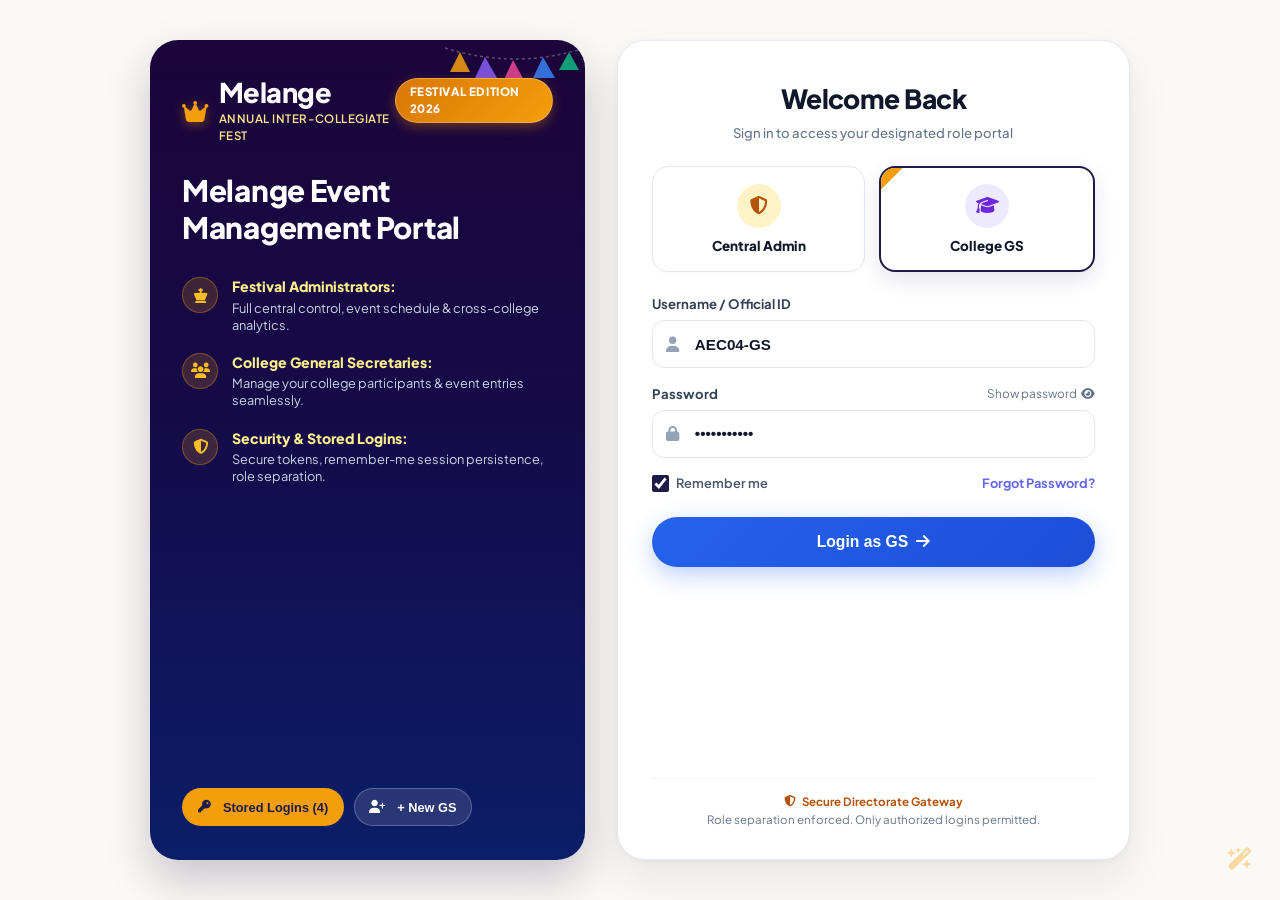
<file: index.html>
<!DOCTYPE html>
<html lang="en">
<head>
  <meta charset="UTF-8" />
  <meta name="viewport" content="width=device-width, initial-scale=1.0, maximum-scale=5.0, user-scalable=yes" />
  <title>Melange - Inter-Collegiate Cultural & Technical Festival</title>
  
  <!-- Modern Clean Typography -->
  <link rel="preconnect" href="https://fonts.googleapis.com">
  <link rel="preconnect" href="https://fonts.gstatic.com" crossorigin>
  <link href="https://fonts.googleapis.com/css2?family=Plus+Jakarta+Sans:wght@400;500;600;700;800&display=swap" rel="stylesheet">
  
  <!-- FontAwesome 6 Icons -->
  <link rel="stylesheet" href="https://cdnjs.cloudflare.com/ajax/libs/font-awesome/6.5.1/css/all.min.css" integrity="sha512-DTOQO9RWCH3ppGqcWaEA1BIZOC6xxalwEsw9c2QQeAIftl+Vegovlnee1c9QX4TctnWMn13TZye+giMm8e2LwA==" crossorigin="anonymous" referrerpolicy="no-referrer" />

  <style>
    /* ==========================================================================
       DESIGN SYSTEM & CSS VARIABLES
       ========================================================================== */
    :root {
      --bg-warm: #fbf9f5;
      --bg-white: #ffffff;
      --sidebar-navy: #12123b;
      --sidebar-navy-dark: #0b0b26;
      --sidebar-hover: rgba(255, 255, 255, 0.08);
      --text-main: #0f172a;
      --text-muted: #64748b;
      --border-light: #e2e8f0;
      --gold-primary: #f59e0b;
      --gold-dark: #d97706;
      --gold-gradient: linear-gradient(135deg, #f59e0b, #d97706);
      --purple-primary: #1e1b4b;
      --purple-accent: #2e266d;
      --blue-accent: #2563eb;
      --green-success: #10b981;
      --red-danger: #ef4444;
      --amber-warning: #f59e0b;
    }

    * {
      box-sizing: border-box;
      margin: 0;
      padding: 0;
      -webkit-tap-highlight-color: transparent;
    }

    body {
      font-family: 'Plus Jakarta Sans', system-ui, -apple-system, BlinkMacSystemFont, 'Segoe UI', Roboto, sans-serif;
      background-color: var(--bg-warm);
      color: var(--text-main);
      min-height: 100vh;
      overflow-x: hidden;
      font-size: 14px;
      line-height: 1.5;
    }

    /* Print styling */
    @media print {
      .app-sidebar, .app-topbar, .btn-action-pill, .right-detail-drawer, #appModalBackdrop, .no-print {
        display: none !important;
      }
      .app-workspace-content, .screen-container {
        padding: 0 !important;
        margin: 0 !important;
        width: 100% !important;
      }
      body {
        background: #ffffff !important;
      }
    }

    #appShell {
      width: 100%;
      min-height: 100vh;
      display: flex;
      flex-direction: column;
      position: relative;
    }

    /* ==========================================================================
       AUTHENTICATION SCREEN (IMAGE 1 REPLICA)
       ========================================================================== */
    .auth-page-container {
      width: 100%;
      min-height: 100vh;
      display: flex;
      align-center: center;
      justify-content: center;
      padding: 40px 20px;
      background: var(--bg-warm);
    }

    .auth-dual-grid {
      width: 100%;
      max-width: 980px;
      display: grid;
      grid-template-columns: 1fr 1.18fr;
      gap: 32px;
      align-items: stretch;
      margin: 0 auto;
    }

    .auth-banner-card {
      background: linear-gradient(180deg, #1b053a 0%, #150a48 45%, #0b1e68 100%);
      border-radius: 28px;
      padding: 38px 32px 34px;
      color: #ffffff;
      display: flex;
      flex-direction: column;
      justify-content: space-between;
      position: relative;
      overflow: hidden;
      box-shadow: 0 20px 45px rgba(22, 10, 60, 0.22);
    }

    .auth-buntings-decor {
      position: absolute;
      top: 0;
      right: 0;
      width: 140px;
      height: 70px;
      pointer-events: none;
      opacity: 0.95;
    }

    .auth-banner-top {
      display: flex;
      align-items: flex-start;
      justify-content: space-between;
      margin-bottom: 28px;
      position: relative;
      z-index: 2;
    }

    .auth-brand-emblem {
      display: flex;
      align-items: center;
      gap: 10px;
    }

    .auth-crown-icon {
      font-size: 1.5rem;
      color: #f59e0b;
      filter: drop-shadow(0 2px 6px rgba(245, 158, 11, 0.4));
    }

    .auth-brand-logo {
      font-size: 1.7rem;
      font-weight: 800;
      color: #ffffff;
      letter-spacing: -0.02em;
      line-height: 1.1;
    }

    .auth-brand-sub {
      font-size: 0.72rem;
      color: #fde68a;
      font-weight: 600;
      letter-spacing: 0.04em;
      margin-top: 2px;
    }

    .auth-gold-badge {
      background: linear-gradient(135deg, #d97706, #f59e0b);
      color: #ffffff;
      font-size: 0.72rem;
      font-weight: 800;
      padding: 4px 14px;
      border-radius: 9999px;
      letter-spacing: 0.05em;
      box-shadow: 0 4px 12px rgba(217, 119, 6, 0.4);
      border: 1px solid rgba(255, 255, 255, 0.25);
    }

    .auth-headline {
      font-size: 1.85rem;
      font-weight: 800;
      line-height: 1.25;
      color: #ffffff;
      margin-bottom: 30px;
      letter-spacing: -0.01em;
    }

    .auth-feature-list {
      display: flex;
      flex-direction: column;
      gap: 18px;
      margin-bottom: 24px;
    }

    .auth-feature-item {
      display: flex;
      align-items: flex-start;
      gap: 14px;
    }

    .auth-feat-icon-gold {
      width: 36px;
      height: 36px;
      border-radius: 50%;
      background: rgba(245, 158, 11, 0.18);
      border: 1.5px solid rgba(245, 158, 11, 0.35);
      color: #fbbf24;
      display: flex;
      align-items: center;
      justify-content: center;
      font-size: 0.95rem;
      flex-shrink: 0;
      margin-top: 1px;
    }

    .auth-feat-title {
      font-size: 0.88rem;
      font-weight: 800;
      color: #fef08a;
      margin-bottom: 2px;
    }

    .auth-feat-desc {
      font-size: 0.8rem;
      color: #cbd5e1;
      line-height: 1.35;
    }

    .auth-form-card {
      background: #ffffff;
      border-radius: 28px;
      padding: 38px 34px 30px;
      box-shadow: 0 20px 45px rgba(15, 23, 42, 0.08), 0 2px 6px rgba(15, 23, 42, 0.04);
      border: 1px solid rgba(226, 232, 240, 0.85);
      display: flex;
      flex-direction: column;
      justify-content: space-between;
      position: relative;
    }

    .auth-form-title {
      font-size: 1.65rem;
      font-weight: 800;
      color: #0f172a;
      text-align: center;
      margin-bottom: 4px;
      letter-spacing: -0.02em;
    }

    .auth-form-sub {
      font-size: 0.82rem;
      color: #64748b;
      text-align: center;
      margin-bottom: 24px;
      font-weight: 500;
    }

    .auth-tab-row {
      display: flex;
      gap: 14px;
      margin-bottom: 22px;
      width: 100%;
    }

    .auth-role-tab {
      flex: 1;
      min-width: 0;
      background: #ffffff;
      border: 1.5px solid #e2e8f0;
      border-radius: 16px;
      padding: 16px 10px 14px;
      display: flex;
      flex-direction: column;
      align-items: center;
      justify-content: center;
      cursor: pointer;
      position: relative;
      overflow: hidden;
      transition: all 0.2s cubic-bezier(0.4, 0, 0.2, 1);
      box-shadow: 0 2px 6px rgba(0, 0, 0, 0.02);
    }

    .auth-role-tab:hover {
      border-color: #cbd5e1;
      transform: translateY(-1px);
    }

    .auth-role-tab.active-tab {
      border: 2.5px solid #1e1b4b !important;
      box-shadow: 0 8px 22px rgba(30, 27, 75, 0.12) !important;
    }

    .auth-corner-ribbon {
      position: absolute;
      top: 0;
      left: 0;
      width: 22px;
      height: 22px;
      background: linear-gradient(135deg, #f59e0b 50%, transparent 50%);
    }

    .auth-tab-icon-wrap {
      width: 44px;
      height: 44px;
      border-radius: 50%;
      display: flex;
      align-items: center;
      justify-content: center;
      font-size: 1.15rem;
      margin-bottom: 8px;
    }

    .icon-wrap-admin {
      background: #fef3c7;
      color: #b45309;
    }

    .icon-wrap-gs {
      background: #ede9fe;
      color: #6d28d9;
    }

    .auth-tab-label {
      font-size: 0.84rem;
      font-weight: 800;
      color: #0f172a;
      white-space: nowrap;
    }

    .auth-input-wrap {
      position: relative;
      display: flex;
      align-items: center;
    }

    .auth-input-wrap i.input-icon-left {
      position: absolute;
      left: 14px;
      color: #94a3b8;
      font-size: 0.95rem;
    }

    .auth-input-wrap input {
      width: 100%;
      height: 48px;
      border-radius: 12px;
      border: 1.5px solid #e2e8f0;
      padding-left: 42px;
      padding-right: 16px;
      font-size: 0.95rem;
      font-weight: 600;
      color: #0f172a;
      background: #ffffff;
      outline: none;
      transition: border-color 0.15s, box-shadow 0.15s;
    }

    .auth-input-wrap input:focus {
      border-color: #2563eb;
      box-shadow: 0 0 0 3px rgba(37, 99, 235, 0.12);
    }

    .auth-security-footer {
      margin-top: 22px;
      text-align: center;
      font-size: 0.72rem;
      color: #64748b;
      line-height: 1.45;
      padding-top: 14px;
      border-top: 1px solid #f1f5f9;
    }

    .auth-security-badge {
      display: inline-flex;
      align-items: center;
      gap: 6px;
      font-weight: 700;
      color: #b45309;
      margin-bottom: 2px;
    }

    /* Ambient Festive Sparkle */
    .ambient-sparkle {
      position: fixed;
      bottom: 24px;
      right: 28px;
      font-size: 1.4rem;
      color: rgba(245, 158, 11, 0.35);
      pointer-events: none;
    }

    /* ==========================================================================
       DASHBOARD PORTAL LAYOUT (IMAGES 5 & 6)
       ========================================================================== */
    .portal-wrapper {
      display: flex;
      width: 100%;
      min-height: 100vh;
      background: var(--bg-warm);
    }

    .app-sidebar {
      width: 250px;
      background-color: var(--sidebar-navy);
      color: #ffffff;
      display: flex;
      flex-direction: column;
      justify-content: space-between;
      flex-shrink: 0;
      position: sticky;
      top: 0;
      height: 100vh;
      z-index: 100;
      transition: transform 0.25s ease;
    }

    .sidebar-top {
      padding: 24px 20px;
      display: flex;
      flex-direction: column;
      gap: 26px;
    }

    .sidebar-brand {
      display: flex;
      align-items: center;
      gap: 12px;
      text-decoration: none;
      cursor: pointer;
    }

    .sidebar-brand-icon {
      width: 38px;
      height: 38px;
      border-radius: 10px;
      background: linear-gradient(135deg, #f59e0b, #ec4899);
      display: flex;
      align-items: center;
      justify-content: center;
      font-size: 1.1rem;
      color: #ffffff;
      box-shadow: 0 4px 12px rgba(245, 158, 11, 0.35);
    }

    .sidebar-brand-title {
      font-size: 1.25rem;
      font-weight: 800;
      color: #ffffff;
      line-height: 1.1;
      letter-spacing: -0.01em;
    }

    .sidebar-brand-sub {
      font-size: 0.68rem;
      color: #94a3b8;
      font-weight: 500;
    }

    .sidebar-nav-menu {
      display: flex;
      flex-direction: column;
      gap: 6px;
    }

    .sidebar-nav-item {
      display: flex;
      align-items: center;
      gap: 14px;
      padding: 12px 16px;
      border-radius: 12px;
      color: #94a3b8;
      text-decoration: none;
      font-weight: 600;
      font-size: 0.9rem;
      cursor: pointer;
      position: relative;
      transition: all 0.15s ease;
    }

    .sidebar-nav-item:hover {
      color: #ffffff;
      background: var(--sidebar-hover);
    }

    .sidebar-nav-item.active {
      color: #ffffff;
      background: linear-gradient(90deg, rgba(245, 158, 11, 0.28) 0%, rgba(217, 119, 6, 0.12) 100%);
      font-weight: 700;
    }

    .sidebar-nav-item.active::after {
      content: '';
      position: absolute;
      right: 0;
      top: 15%;
      height: 70%;
      width: 3.5px;
      background: #f59e0b;
      border-radius: 4px 0 0 4px;
      box-shadow: 0 0 8px #f59e0b;
    }

    .sidebar-nav-item i {
      font-size: 1.05rem;
      width: 20px;
      text-align: center;
    }

    .sidebar-bottom {
      padding: 20px;
      border-top: 1px solid rgba(255, 255, 255, 0.08);
    }

    .sidebar-logout-btn {
      display: flex;
      align-items: center;
      gap: 12px;
      color: #94a3b8;
      font-weight: 600;
      font-size: 0.9rem;
      background: transparent;
      border: none;
      cursor: pointer;
      width: 100%;
      padding: 10px 12px;
      border-radius: 10px;
      transition: all 0.15s ease;
    }

    .sidebar-logout-btn:hover {
      color: #ef4444;
      background: rgba(239, 68, 68, 0.12);
    }

    /* Workspace Content Area */
    .app-workspace-content {
      flex: 1;
      display: flex;
      flex-direction: column;
      min-width: 0;
      min-height: 100vh;
      background-color: var(--bg-warm);
    }

    .app-topbar {
      display: flex;
      align-items: center;
      justify-content: space-between;
      padding: 18px 28px;
      background: rgba(251, 249, 245, 0.94);
      backdrop-filter: blur(8px);
      border-bottom: 1px solid rgba(226, 232, 240, 0.65);
      position: sticky;
      top: 0;
      z-index: 50;
      gap: 20px;
    }

    .topbar-mobile-menu-btn {
      display: none;
      background: transparent;
      border: none;
      font-size: 1.35rem;
      color: var(--text-main);
      cursor: pointer;
      padding: 6px;
    }

    .topbar-page-info {
      display: flex;
      flex-direction: column;
    }

    .topbar-page-title {
      font-size: 1.45rem;
      font-weight: 800;
      color: var(--text-main);
      letter-spacing: -0.01em;
      display: flex;
      align-items: center;
      gap: 10px;
    }

    .topbar-page-desc {
      font-size: 0.8rem;
      color: var(--text-muted);
      margin-top: 2px;
    }

    .topbar-actions-group {
      display: flex;
      align-items: center;
      gap: 14px;
    }

    .topbar-search-box {
      position: relative;
      width: 240px;
    }

    .topbar-search-box input {
      width: 100%;
      height: 38px;
      background: #ffffff;
      border: 1px solid var(--border-light);
      border-radius: 10px;
      padding-left: 36px;
      padding-right: 14px;
      font-size: 0.82rem;
      color: var(--text-main);
      outline: none;
      transition: all 0.15s ease;
    }

    .topbar-search-box input:focus {
      border-color: var(--purple-primary);
      box-shadow: 0 0 0 3px rgba(30, 27, 75, 0.08);
      width: 280px;
    }

    .topbar-search-box i {
      position: absolute;
      left: 12px;
      top: 50%;
      transform: translateY(-50%);
      color: #94a3b8;
      font-size: 0.85rem;
    }

    .topbar-user-profile {
      display: flex;
      align-items: center;
      gap: 10px;
      cursor: pointer;
      padding: 4px 12px 4px 6px;
      border-radius: 9999px;
      background: #ffffff;
      border: 1px solid var(--border-light);
      transition: all 0.15s ease;
    }

    .topbar-user-profile:hover {
      box-shadow: 0 2px 8px rgba(0, 0, 0, 0.05);
    }

    .topbar-avatar {
      width: 32px;
      height: 32px;
      border-radius: 50%;
      object-fit: cover;
    }

    .topbar-user-meta {
      display: flex;
      flex-direction: column;
      line-height: 1.15;
    }

    .topbar-user-name {
      font-size: 0.82rem;
      font-weight: 700;
      color: var(--text-main);
    }

    .topbar-user-role {
      font-size: 0.68rem;
      color: var(--text-muted);
    }

    .screen-container {
      padding: 24px 28px 40px;
      display: flex;
      flex-direction: column;
      gap: 22px;
      flex: 1;
    }

    /* Buttons */
    .action-bar-row {
      display: flex;
      align-items: center;
      justify-content: space-between;
      flex-wrap: wrap;
      gap: 12px;
    }

    .btn-action-pill {
      height: 38px;
      padding: 0 16px;
      border-radius: 10px;
      font-size: 0.84rem;
      font-weight: 700;
      display: inline-flex;
      align-items: center;
      justify-content: center;
      gap: 8px;
      cursor: pointer;
      border: 1px solid var(--border-light);
      background: #ffffff;
      color: #334155;
      transition: all 0.15s ease;
      white-space: nowrap;
    }

    .btn-action-pill:hover {
      background: #f8fafc;
      border-color: #cbd5e1;
      transform: translateY(-1px);
    }

    .btn-purple-fill {
      background: var(--purple-primary) !important;
      color: #ffffff !important;
      border-color: var(--purple-primary) !important;
      box-shadow: 0 4px 12px rgba(30, 27, 75, 0.22);
    }

    .btn-purple-fill:hover {
      background: var(--purple-accent) !important;
    }

    .btn-green-fill {
      background: #059669 !important;
      color: #ffffff !important;
      border-color: #059669 !important;
      box-shadow: 0 4px 12px rgba(5, 150, 105, 0.22);
    }

    .btn-red-fill {
      background: #dc2626 !important;
      color: #ffffff !important;
      border-color: #dc2626 !important;
    }

    /* 4 KPI Metric Cards */
    .kpi-cards-grid {
      display: grid;
      grid-template-columns: repeat(4, 1fr);
      gap: 18px;
    }

    .kpi-card {
      background: #ffffff;
      border-radius: 18px;
      padding: 20px 22px;
      border: 1px solid rgba(226, 232, 240, 0.8);
      box-shadow: 0 4px 14px rgba(15, 23, 42, 0.03);
      display: flex;
      align-items: center;
      justify-content: space-between;
      position: relative;
    }

    .kpi-meta-left {
      display: flex;
      flex-direction: column;
    }

    .kpi-title {
      font-size: 0.82rem;
      font-weight: 700;
      color: #64748b;
      margin-bottom: 6px;
    }

    .kpi-big-num {
      font-size: 1.85rem;
      font-weight: 800;
      color: var(--text-main);
      line-height: 1.1;
      letter-spacing: -0.02em;
    }

    .kpi-subtext {
      font-size: 0.74rem;
      font-weight: 600;
      color: #94a3b8;
      margin-top: 4px;
      display: flex;
      align-items: center;
      gap: 5px;
    }

    .kpi-icon-pill {
      width: 44px;
      height: 44px;
      border-radius: 12px;
      display: flex;
      align-items: center;
      justify-content: center;
      font-size: 1.25rem;
      flex-shrink: 0;
    }

    .kpi-icon-purple {
      background: #ede9fe;
      color: #6d28d9;
    }

    .kpi-icon-blue {
      background: #dbeafe;
      color: #2563eb;
    }

    .kpi-icon-gold {
      background: #fef3c7;
      color: #d97706;
    }

    .kpi-icon-green {
      background: #dcfce7;
      color: #15803d;
    }

    .kpi-icon-red {
      background: #fee2e2;
      color: #dc2626;
    }

    /* Filters Card */
    .filter-bar-card {
      background: #ffffff;
      border-radius: 16px;
      padding: 16px 20px;
      border: 1px solid rgba(226, 232, 240, 0.8);
      box-shadow: 0 2px 8px rgba(0, 0, 0, 0.02);
      display: flex;
      align-items: center;
      justify-content: space-between;
      flex-wrap: wrap;
      gap: 14px;
    }

    .filter-dropdown-group {
      display: flex;
      align-items: center;
      flex-wrap: wrap;
      gap: 14px;
      flex: 1;
    }

    .filter-item {
      display: flex;
      flex-direction: column;
      gap: 4px;
    }

    .filter-label {
      font-size: 0.72rem;
      font-weight: 700;
      color: #64748b;
    }

    .filter-select {
      height: 36px;
      padding: 0 32px 0 12px;
      background: #f8fafc url("data:image/svg+xml,%3Csvg xmlns='http://www.w3.org/2000/svg' fill='none' viewBox='0 0 24 24' stroke='%2364748b'%3E%3Cpath stroke-linecap='round' stroke-linejoin='round' stroke-width='2' d='M19 9l-7 7-7-7'%3E%3C/path%3E%3C/svg%3E") no-repeat right 10px center;
      background-size: 14px;
      border: 1px solid var(--border-light);
      border-radius: 9px;
      font-size: 0.82rem;
      font-weight: 600;
      color: var(--text-main);
      outline: none;
      appearance: none;
      cursor: pointer;
    }

    .filter-status-pills {
      display: flex;
      align-items: center;
      gap: 6px;
      background: #f1f5f9;
      padding: 4px;
      border-radius: 10px;
    }

    .filter-status-pill {
      padding: 5px 12px;
      border-radius: 7px;
      font-size: 0.76rem;
      font-weight: 700;
      color: #64748b;
      cursor: pointer;
      background: transparent;
      border: none;
      transition: all 0.15s ease;
    }

    .filter-status-pill.active {
      background: #ffffff;
      color: var(--text-main);
      box-shadow: 0 2px 6px rgba(0, 0, 0, 0.08);
    }

    /* Dual Main Content Area (Registration Table + Right Participant Details) */
    .table-details-dual-split {
      display: grid;
      grid-template-columns: 1fr 340px;
      gap: 22px;
      align-items: start;
    }

    .table-details-dual-split.full-width {
      grid-template-columns: 1fr !important;
    }

    .melange-table-card {
      background: #ffffff;
      border-radius: 18px;
      border: 1px solid rgba(226, 232, 240, 0.85);
      box-shadow: 0 4px 16px rgba(15, 23, 42, 0.03);
      overflow: hidden;
      display: flex;
      flex-direction: column;
    }

    .table-card-header {
      padding: 18px 22px;
      display: flex;
      align-items: center;
      justify-content: space-between;
      border-bottom: 1px solid #f1f5f9;
    }

    .table-card-title {
      font-size: 1.1rem;
      font-weight: 800;
      color: var(--text-main);
      display: flex;
      align-items: center;
      gap: 8px;
    }

    .table-scroll-wrap {
      width: 100%;
      overflow-x: auto;
    }

    table.melange-data-table {
      width: 100%;
      border-collapse: collapse;
      text-align: left;
    }

    table.melange-data-table th {
      background: #f8fafc;
      padding: 12px 16px;
      font-size: 0.75rem;
      font-weight: 800;
      color: #64748b;
      text-transform: uppercase;
      letter-spacing: 0.04em;
      border-bottom: 1px solid #e2e8f0;
      white-space: nowrap;
    }

    table.melange-data-table td {
      padding: 14px 16px;
      font-size: 0.84rem;
      color: #1e293b;
      border-bottom: 1px solid #f1f5f9;
      vertical-align: middle;
      white-space: nowrap;
    }

    table.melange-data-table tr:hover td {
      background-color: #fafbfc;
    }

    table.melange-data-table tr.selected-row td {
      background-color: #f5f3ff !important;
    }

    .badge-status {
      display: inline-flex;
      align-items: center;
      gap: 5px;
      padding: 3px 10px;
      border-radius: 9999px;
      font-size: 0.74rem;
      font-weight: 800;
      letter-spacing: 0.02em;
    }

    .badge-approved {
      background: #dcfce7;
      color: #15803d;
      border: 1px solid #bbf7d0;
    }

    .badge-pending {
      background: #fef3c7;
      color: #b45309;
      border: 1px solid #fde68a;
    }

    .badge-rejected {
      background: #fee2e2;
      color: #b91c1c;
      border: 1px solid #fecaca;
    }

    .table-actions-cell {
      display: flex;
      align-items: center;
      gap: 6px;
    }

    .btn-row-action {
      width: 30px;
      height: 30px;
      border-radius: 8px;
      display: inline-flex;
      align-items: center;
      justify-content: center;
      flex-shrink: 0;         /* never shrink icon buttons */
      background: #f8fafc;
      border: 1px solid var(--border-light);
      color: #64748b;
      cursor: pointer;
      font-size: 0.8rem;
      white-space: nowrap;
      overflow: hidden;
      transition: all 0.15s ease;
    }

    .btn-row-action:hover {
      background: #ffffff;
      color: var(--text-main);
      border-color: #94a3b8;
      transform: scale(1.05);
    }

    .btn-row-action.action-approve:hover {
      color: #15803d;
      border-color: #86efac;
      background: #f0fdf4;
    }

    .btn-row-action.action-delete:hover {
      color: #b91c1c;
      border-color: #fca5a5;
      background: #fef2f2;
    }

    /* Keep action cells from wrapping buttons on narrow tables */
    .table-actions-cell {
      flex-wrap: nowrap;
      white-space: nowrap;
    }

    .table-pagination-footer {
      padding: 14px 22px;
      display: flex;
      align-items: center;
      justify-content: space-between;
      border-top: 1px solid #f1f5f9;
      font-size: 0.82rem;
      color: var(--text-muted);
    }

    .pagination-controls {
      display: flex;
      align-items: center;
      gap: 6px;
    }

    .btn-page-nav {
      width: 32px;
      height: 32px;
      border-radius: 8px;
      border: 1px solid var(--border-light);
      background: #ffffff;
      color: var(--text-main);
      display: flex;
      align-items: center;
      justify-content: center;
      cursor: pointer;
      font-size: 0.8rem;
      font-weight: 700;
    }

    .btn-page-nav.active {
      background: var(--purple-primary);
      color: #ffffff;
      border-color: var(--purple-primary);
    }

    /* Right Participant Details Panel (Image 5 Replica) */
    .right-detail-drawer {
      background: #ffffff;
      border-radius: 20px;
      border: 1px solid rgba(226, 232, 240, 0.85);
      box-shadow: 0 4px 18px rgba(15, 23, 42, 0.04);
      padding: 24px;
      display: flex;
      flex-direction: column;
      gap: 18px;
    }

    .detail-drawer-header {
      display: flex;
      align-items: center;
      justify-content: space-between;
    }

    .detail-drawer-title {
      font-size: 1.15rem;
      font-weight: 800;
      color: var(--text-main);
    }

    .detail-actions-top {
      display: flex;
      flex-direction: column;
      gap: 10px;
    }

    .detail-section-block {
      display: flex;
      flex-direction: column;
      gap: 8px;
      border-top: 1px solid #f1f5f9;
      padding-top: 14px;
    }

    .detail-section-heading {
      font-size: 0.88rem;
      font-weight: 800;
      color: var(--text-main);
    }

    .detail-data-row {
      display: flex;
      justify-content: space-between;
      align-items: center;
      font-size: 0.82rem;
    }

    .detail-data-label {
      color: #64748b;
      font-weight: 600;
    }

    .detail-data-val {
      color: var(--text-main);
      font-weight: 700;
      text-align: right;
    }

    .detail-id-card-preview {
      width: 100%;
      height: 105px;
      border-radius: 12px;
      border: 1px dashed #cbd5e1;
      background: #f8fafc;
      display: flex;
      align-items: center;
      justify-content: center;
      overflow: hidden;
      margin-top: 4px;
    }

    .detail-id-card-preview img {
      width: 100%;
      height: 100%;
      object-fit: cover;
    }

    /* Event chip in table */
    .event-chip-tag {
      background: #ede9fe;
      color: #6d28d9;
      padding: 3px 8px;
      border-radius: 6px;
      font-size: 0.74rem;
      font-weight: 700;
      display: inline-flex;
      align-items: center;
      gap: 4px;
    }

    /* Modal dialog */
    .sheet-overlay-backdrop {
      position: fixed;
      top: 0;
      left: 0;
      width: 100vw;
      height: 100vh;
      background: rgba(15, 23, 42, 0.65);
      backdrop-filter: blur(4px);
      z-index: 9999;
      display: flex;
      align-items: center;
      justify-content: center;
      padding: 20px;
    }

    .sheet-content-wrap {
      background: #ffffff;
      border-radius: 24px;
      width: 100%;
      max-width: 600px;
      max-height: 90vh;
      overflow-y: auto;
      box-shadow: 0 25px 50px -12px rgba(0, 0, 0, 0.25);
      padding: 28px;
      position: relative;
    }

    /* Toast */
    .floating-toast-alert {
      position: fixed;
      top: 24px;
      right: 24px;
      z-index: 10000;
      background: #1e1b4b;
      color: #ffffff;
      padding: 12px 20px;
      border-radius: 9999px;
      box-shadow: 0 10px 25px rgba(30, 27, 75, 0.35);
      display: flex;
      align-items: center;
      gap: 10px;
      font-size: 0.88rem;
      font-weight: 700;
      animation: toastSlideIn 0.3s cubic-bezier(0.16, 1, 0.3, 1);
    }

    @keyframes toastSlideIn {
      from { transform: translateY(-30px); opacity: 0; }
      to { transform: translateY(0); opacity: 1; }
    }

    /* ==========================================================================
       MOBILE RESPONSIVENESS (< 1024px and < 768px)
       ========================================================================== */
    @media (max-width: 1024px) {
      .table-details-dual-split {
        grid-template-columns: 1fr;
      }
      .kpi-cards-grid {
        grid-template-columns: repeat(2, 1fr);
      }
    }

    @media (max-width: 768px) {
      .app-sidebar {
        position: fixed;
        left: -270px;
        top: 0;
        bottom: 0;
        box-shadow: 10px 0 30px rgba(0, 0, 0, 0.3);
      }
      .app-sidebar.sidebar-open {
        transform: translateX(270px);
      }
      .topbar-mobile-menu-btn {
        display: block;
      }
      .topbar-search-box {
        display: none;
      }
      .app-topbar {
        padding: 14px 16px;
      }
      .screen-container {
        padding: 16px 14px 30px;
        gap: 16px;
      }
      .kpi-cards-grid {
        grid-template-columns: 1fr;
        gap: 12px;
      }
      .auth-dual-grid {
        grid-template-columns: 1fr;
        gap: 18px;
      }
      .auth-banner-card {
        padding: 24px 20px;
      }
      .auth-form-card {
        padding: 26px 20px;
      }
      .auth-input-wrap input {
        font-size: 16px !important;
      }
      .filter-bar-card {
        flex-direction: column;
        align-items: stretch;
      }
      .filter-dropdown-group {
        flex-direction: column;
        width: 100%;
      }
      .filter-select {
        width: 100%;
      }
      .filter-status-pills {
        width: 100%;
        justify-content: space-around;
      }
    }

    /* =========================================================
       Admin Portal — Very small phones (≤480px)
       ========================================================= */
    @media (max-width: 480px) {
      /* Reduce font-size in auth form to avoid overflow */
      .auth-form-card h2  { font-size: 1.1rem; }
      .auth-form-card p   { font-size: 0.8rem; }

      /* Btn pills scale down */
      .btn-action-pill {
        height: 34px;
        padding: 0 12px;
        font-size: 0.78rem;
        gap: 6px;
      }

      /* Row-action icon buttons: small but no overflow */
      .btn-row-action {
        width: 28px;
        height: 28px;
        font-size: 0.75rem;
      }

      /* Table horizontal scroll with swipe hint */
      .table-scroll-wrap {
        overflow-x: auto;
        -webkit-overflow-scrolling: touch;
      }

      /* Stat cards: stack into single column */
      .kpi-cards-grid {
        grid-template-columns: 1fr;
        gap: 10px;
      }

      /* Top bar compact */
      .app-topbar {
        padding: 10px 12px;
        gap: 8px;
      }

      /* Screen container padding */
      .screen-container {
        padding: 12px 10px 24px;
        gap: 14px;
      }

      /* Modal / sheet buttons don't overflow on tiny phone */
      .btn-purple-fill,
      .btn-green-fill,
      .btn-red-fill {
        font-size: 0.78rem;
        padding: 0 12px;
        height: 36px;
        white-space: nowrap;
        overflow: hidden;
        text-overflow: ellipsis;
      }

      /* Tab pills wrap cleanly */
      .filter-status-pills {
        gap: 6px;
        flex-wrap: wrap;
      }
    }
  </style>
</head>
<body>

  <!-- Floating Toast Notification -->
  <div id="globalToast" class="floating-toast-alert" style="display: none;">
    <i id="toastIcon" class="fa-solid fa-circle-check" style="color: #10b981; font-size: 1.15rem;"></i>
    <span id="toastMessageText">Action completed successfully</span>
  </div>

  <!-- Main Application Container -->
  <div id="appShell">
    <!-- Rendered dynamically -->
  </div>

  <!-- Modal Dialog Backdrop & Container -->
  <div id="appModalBackdrop" class="sheet-overlay-backdrop" style="display: none;" onclick="Software.closeModal(event)">
    <div id="appModalContent" class="sheet-content-wrap" onclick="event.stopPropagation()">
      <!-- Injected modal content -->
    </div>
  </div>

  <!-- Ambient Festive Sparkle -->
  <div class="ambient-sparkle">
    <i class="fa-solid fa-wand-magic-sparkles"></i>
  </div>

  <!-- JavaScript Engine -->
  <script>
    const STORAGE_KEY_DATA = 'melange_webapp_store_v5';
    const STORAGE_KEY_USERS = 'melange_stored_logins_v5';
    const STORAGE_KEY_SESSION = 'melange_active_user_session_v5';

    // Stored Logins (Admin & College GS)
    const initialStoredUsers = [
      {
        id: 'usr_admin',
        username: 'admin',
        password: 'admin123',
        name: 'Alex Carter',
        role: 'admin',
        title: 'Event Administrator',
        collegeId: null,
        collegeName: 'Melange Central Directorate',
        email: 'admin@melange.edu',
        lastLogin: 'Nov 18, 2026, 09:15 AM'
      },
      {
        id: 'usr_gs_aec',
        username: 'AEC04-GS',
        password: 'password123',
        name: 'Rohit Sharma',
        role: 'college_gs',
        title: 'General Secretary',
        collegeId: 'AEC04',
        collegeName: 'AEC Metro College',
        email: 'gs.aec@gmail.com',
        lastLogin: 'Nov 18, 2026, 08:45 AM'
      },
      {
        id: 'usr_gs_stx',
        username: 'STX01-GS',
        password: 'password123',
        name: 'Rahul Sharma',
        role: 'college_gs',
        title: 'General Secretary',
        collegeId: 'STX01',
        collegeName: "St. Xavier's College",
        email: 'rahul.gs@stxaviers.edu',
        lastLogin: 'Nov 17, 2026, 04:30 PM'
      },
      {
        id: 'usr_gs_coep',
        username: 'COEP01-GS',
        password: 'password123',
        name: 'Priya Deshmukh',
        role: 'college_gs',
        title: 'General Secretary',
        collegeId: 'COEP01',
        collegeName: 'COEP Technological University',
        email: 'gs.gymkhana@coeptech.ac.in',
        lastLogin: 'Nov 17, 2026, 06:12 PM'
      }
    ];

    // Consolidated Seed Data
    const initialFestData = {
  "users": [
    {
      "_id": "usr_admin",
      "username": "admin",
      "email": "admin@melange.edu",
      "passwordHash": "8c6976e5b5410415bde908bd4dee15dfb167a9c873fc4bb8a81f6f2ab448a918",
      "passwordSalt": "melange_salt_2026",
      "name": "Alex Carter",
      "role": "admin",
      "title": "Event Administrator",
      "collegeId": null,
      "avatar": "https://images.unsplash.com/photo-1534528741775-53994a69daeb?auto=format&fit=crop&w=200&q=80",
      "lastLogin": "2026-11-18T05:16:54.687Z",
      "activeSessions": 3,
      "createdAt": "2026-10-01T00:00:00.000Z",
      "password": "admin123",
      "collegeName": "Melange Central Directorate",
      "updatedAt": "2026-11-18T05:16:54.687Z"
    },
    {
      "_id": "usr_gs_aec",
      "username": "AEC04-GS",
      "email": "gs.aec@gmail.com",
      "passwordHash": "8c6976e5b5410415bde908bd4dee15dfb167a9c873fc4bb8a81f6f2ab448a918",
      "passwordSalt": "melange_salt_2026",
      "name": "Rohit Sharma",
      "role": "college_gs",
      "title": "General Secretary",
      "collegeId": "AEC04",
      "avatar": "https://images.unsplash.com/photo-1507003211169-0a1dd7228f2d?auto=format&fit=crop&w=200&q=80",
      "lastLogin": "2026-11-18T05:16:54.689Z",
      "activeSessions": 4,
      "createdAt": "2026-10-01T00:00:00.000Z",
      "updatedAt": "2026-11-18T05:16:54.689Z",
      "password": "password123",
      "collegeName": "AEC Metro College"
    },
    {
      "_id": "usr_gs_xyz",
      "username": "XYZ-GS",
      "email": "xyzur@gmail.com",
      "passwordHash": "8c6976e5b5410415bde908bd4dee15dfb167a9c873fc4bb8a81f6f2ab448a918",
      "passwordSalt": "melange_salt_2026",
      "name": "XYZ",
      "role": "college_gs",
      "title": "General Secretary",
      "collegeId": "XYZ01",
      "avatar": "https://images.unsplash.com/photo-1500648767791-00dcc994a43e?auto=format&fit=crop&w=200&q=80",
      "lastLogin": "2026-11-17T18:20:00.000Z",
      "activeSessions": 1,
      "createdAt": "2026-10-01T00:00:00.000Z"
    },
    {
      "_id": "usr_gs_coep",
      "username": "COEP01-GS",
      "email": "gs.gymkhana@coeptech.ac.in",
      "password": "password123",
      "passwordHash": "8c6976e5b5410415bde908bd4dee15dfb167a9c873fc4bb8a81f6f2ab448a918",
      "passwordSalt": "melange_salt_2026",
      "name": "Priya Deshmukh",
      "role": "college_gs",
      "title": "General Secretary",
      "collegeId": "COEP01",
      "collegeName": "COEP Technological University",
      "lastLogin": "Nov 17, 2026, 06:20 PM"
    },
    {
      "_id": "usr_gs_mit",
      "username": "MIT02-GS",
      "email": "gs.council@mitwpu.edu.in",
      "password": "password123",
      "passwordHash": "8c6976e5b5410415bde908bd4dee15dfb167a9c873fc4bb8a81f6f2ab448a918",
      "passwordSalt": "melange_salt_2026",
      "name": "Aryan Sharma",
      "role": "college_gs",
      "title": "General Secretary",
      "collegeId": "MIT02",
      "collegeName": "MIT World Peace University",
      "lastLogin": "Nov 17, 2026, 05:10 PM"
    },
    {
      "_id": "usr_gs_sx",
      "username": "SX01-GS",
      "email": "rahul.gs@stxaviers.edu",
      "password": "password123",
      "passwordHash": "8c6976e5b5410415bde908bd4dee15dfb167a9c873fc4bb8a81f6f2ab448a918",
      "passwordSalt": "melange_salt_2026",
      "name": "Rahul Sharma",
      "role": "college_gs",
      "title": "General Secretary",
      "collegeId": "SX01",
      "collegeName": "St. Xavier's College",
      "lastLogin": "Nov 16, 2026, 02:30 PM"
    }
  ],
  "colleges": [
    {
      "_id": "col_1",
      "id": "AEC04",
      "name": "AEC Metro College",
      "code": "AEC",
      "status": "Active",
      "gsName": "Rohit Sharma",
      "gsEmail": "gs.aec@gmail.com",
      "contact": "+91 98765 43210",
      "participantCount": 412,
      "city": "Mumbai"
    },
    {
      "_id": "col_2",
      "id": "STX01",
      "name": "St. Xavier's College",
      "code": "STX",
      "status": "Active",
      "gsName": "Rahul Sharma",
      "gsEmail": "rahul.gs@stxaviers.edu",
      "contact": "+91 98765 43210",
      "participantCount": 320,
      "city": "Mumbai"
    },
    {
      "_id": "col_3",
      "id": "IITB02",
      "name": "IIT Bombay",
      "code": "IITB",
      "status": "Active",
      "gsName": "Sneha Patel",
      "gsEmail": "sneha.gs@iitb.ac.in",
      "contact": "+91 98765 11223",
      "participantCount": 285,
      "city": "Powai"
    },
    {
      "_id": "col_4",
      "id": "COEP03",
      "name": "COEP Technological University",
      "code": "COEP",
      "status": "Active",
      "gsName": "Priya Deshmukh",
      "gsEmail": "gs.gymkhana@coeptech.ac.in",
      "contact": "+91 98231 10022",
      "participantCount": 198,
      "city": "Pune"
    },
    {
      "_id": "col_5",
      "id": "KJS05",
      "name": "KJ Somaiya College",
      "code": "KJS",
      "status": "Active",
      "gsName": "Amit Varma",
      "gsEmail": "amit.gs@somaiya.edu",
      "contact": "+91 97654 32109",
      "participantCount": 164,
      "city": "Vidyavihar"
    },
    {
      "_id": "col_6",
      "id": "VJTI06",
      "name": "VJTI Mumbai",
      "code": "VJTI",
      "status": "Active",
      "gsName": "Kunal Patil",
      "gsEmail": "gs.vjti@gmail.com",
      "contact": "+91 98200 45678",
      "participantCount": 145,
      "city": "Matunga"
    }
  ],
  "events": [
    {
      "_id": "ev_dance",
      "id": "ev_dance",
      "name": "Solo Dance Face-off",
      "category": "Cultural",
      "date": "Feb 22, 2026",
      "time": "10:00 AM",
      "venue": "Main Amphitheatre",
      "status": "Open",
      "maxParticipants": 50,
      "fee": 200
    },
    {
      "_id": "ev_band",
      "id": "ev_band",
      "name": "Battle of the Bands",
      "category": "Music & Dance",
      "date": "Feb 22, 2026",
      "time": "02:00 PM",
      "venue": "Rock Arena",
      "status": "Open",
      "maxParticipants": 20,
      "fee": 800
    },
    {
      "_id": "ev_fashion",
      "id": "ev_fashion",
      "name": "Fashion Show",
      "category": "Fashion & Art",
      "date": "Feb 23, 2026",
      "time": "05:00 PM",
      "venue": "Grand Auditorium",
      "status": "Open",
      "maxParticipants": 15,
      "fee": 1000
    },
    {
      "_id": "ev_drama",
      "id": "ev_drama",
      "name": "Street Play",
      "category": "Drama",
      "date": "Feb 24, 2026",
      "time": "11:00 AM",
      "venue": "Quadrangle",
      "status": "Open",
      "maxParticipants": 25,
      "fee": 500
    },
    {
      "_id": "ev_hack",
      "id": "ev_hack",
      "name": "24hr Code Hackathon",
      "category": "Technical",
      "date": "Feb 24, 2026",
      "time": "09:00 AM",
      "venue": "Tech Center Hall A",
      "status": "Open",
      "maxParticipants": 40,
      "fee": 300
    },
    {
      "_id": "ev_quiz",
      "id": "ev_quiz",
      "name": "National Quiz Bowl",
      "category": "Literary",
      "date": "Feb 25, 2026",
      "time": "01:00 PM",
      "venue": "Seminar Hall 3",
      "status": "Open",
      "maxParticipants": 30,
      "fee": 150
    }
  ],
  "registrations": [
    {
      "_id": "reg_0042",
      "regId": "REG-0042",
      "studentName": "Aryan Kapoor",
      "gender": "Male",
      "contact": "+91 98765 43210",
      "email": "email@alentad.com",
      "collegeId": "AEC04",
      "collegeName": "AEC Metro College",
      "department": "CSE",
      "year": "3rd Yr",
      "events": [
        "Solo Dance Face-off",
        "Street Play"
      ],
      "eventName": "Solo Dance Face-off, Street Play",
      "teamName": "AEC Dance Crew",
      "status": "Approved",
      "registeredDate": "Oct 12, 2026",
      "idCardUrl": "https://images.unsplash.com/photo-1534528741775-53994a69daeb?auto=format&fit=crop&w=240&q=80",
      "idCardUploaded": true,
      "remarks": "Approved once for all festival events."
    },
    {
      "_id": "reg_0043",
      "regId": "REG-0043",
      "studentName": "Tanvi Shah",
      "gender": "Female",
      "contact": "+91 98765 22334",
      "email": "tanvi.shah@aec.edu",
      "collegeId": "AEC04",
      "collegeName": "AEC Metro College",
      "department": "IT",
      "year": "2nd Yr",
      "events": [
        "Fashion Show"
      ],
      "eventName": "Fashion Show",
      "teamName": "AEC Haute",
      "status": "Pending",
      "registeredDate": "Oct 12, 2026",
      "idCardUrl": "https://images.unsplash.com/photo-1517841905240-472988babdf9?auto=format&fit=crop&w=240&q=80",
      "idCardUploaded": true,
      "remarks": "Awaiting single administrative approval."
    },
    {
      "_id": "reg_0044",
      "regId": "REG-0044",
      "studentName": "Kabir Mehta",
      "gender": "Male",
      "contact": "+91 98765 33445",
      "email": "kabir.m@aec.edu",
      "collegeId": "AEC04",
      "collegeName": "AEC Metro College",
      "department": "Mechanical",
      "year": "4th Yr",
      "events": [
        "Battle of the Bands",
        "Solo Dance Face-off"
      ],
      "eventName": "Battle of the Bands, Solo Dance Face-off",
      "teamName": "AEC Rock Crew",
      "status": "Pending",
      "registeredDate": "Oct 12, 2026",
      "idCardUrl": "https://images.unsplash.com/photo-1507003211169-0a1dd7228f2d?auto=format&fit=crop&w=240&q=80",
      "idCardUploaded": true,
      "remarks": "Pending student verification."
    },
    {
      "_id": "reg_0045",
      "regId": "REG-0045",
      "studentName": "Aarav Mehta",
      "gender": "Male",
      "contact": "+91 98765 43210",
      "email": "aarav.m@stxaviers.edu",
      "collegeId": "STX01",
      "collegeName": "St. Xavier's College",
      "department": "Computer Science",
      "year": "3rd Yr",
      "events": [
        "Battle of the Bands"
      ],
      "eventName": "Battle of the Bands",
      "teamName": "The Xavier Octave",
      "status": "Approved",
      "registeredDate": "Oct 11, 2026",
      "idCardUrl": "https://images.unsplash.com/photo-1539571696357-5a69c17a67c6?auto=format&fit=crop&w=240&q=80",
      "idCardUploaded": true,
      "remarks": "Lead guitarist. Approved once."
    },
    {
      "_id": "reg_0046",
      "regId": "REG-0046",
      "studentName": "Pooja Roy",
      "gender": "Female",
      "contact": "+91 98765 11223",
      "email": "pooja.roy@iitb.ac.in",
      "collegeId": "IITB02",
      "collegeName": "IIT Bombay",
      "department": "Design & Arts",
      "year": "2nd Yr",
      "events": [
        "Fashion Show",
        "National Quiz Bowl"
      ],
      "eventName": "Fashion Show, National Quiz Bowl",
      "teamName": "Bombay Haute",
      "status": "Pending",
      "registeredDate": "Oct 10, 2026",
      "idCardUrl": "https://images.unsplash.com/photo-1492562080023-ab3db95bfbce?auto=format&fit=crop&w=240&q=80",
      "idCardUploaded": true,
      "remarks": "Pending single verification for 2 events."
    },
    {
      "_id": "reg_0047",
      "regId": "REG-0047",
      "studentName": "Rohan Das",
      "gender": "Male",
      "contact": "+91 97654 32109",
      "email": "rohan.das@somaiya.edu",
      "collegeId": "KJS05",
      "collegeName": "KJ Somaiya College",
      "department": "Commerce",
      "year": "4th Yr",
      "events": [
        "Street Play"
      ],
      "eventName": "Street Play",
      "teamName": "Nukkad Natak Dal",
      "status": "Approved",
      "registeredDate": "Oct 09, 2026",
      "idCardUrl": "https://images.unsplash.com/photo-1506794778202-cad84cf45f1d?auto=format&fit=crop&w=240&q=80",
      "idCardUploaded": true,
      "remarks": "Approved once."
    },
    {
      "_id": "reg_0048",
      "regId": "REG-0048",
      "studentName": "Ananya Joshi",
      "gender": "Female",
      "contact": "+91 98231 10022",
      "email": "ananya.j@coeptech.ac.in",
      "collegeId": "COEP03",
      "collegeName": "COEP Technological University",
      "department": "ECE",
      "year": "3rd Yr",
      "events": [
        "24hr Code Hackathon"
      ],
      "eventName": "24hr Code Hackathon",
      "teamName": "COEP Coders",
      "status": "Approved",
      "registeredDate": "Oct 08, 2026",
      "idCardUrl": "https://images.unsplash.com/photo-1534528741775-53994a69daeb?auto=format&fit=crop&w=240&q=80",
      "idCardUploaded": true,
      "remarks": "Hackathon team lead. Approved."
    },
    {
      "_id": "reg_0049",
      "regId": "REG-0049",
      "studentName": "Vikramaditya Rao",
      "gender": "Male",
      "contact": "+91 98200 45678",
      "email": "vikram.rao@vjti.edu",
      "collegeId": "VJTI06",
      "collegeName": "VJTI Mumbai",
      "department": "IT",
      "year": "4th Yr",
      "events": [
        "National Quiz Bowl"
      ],
      "eventName": "National Quiz Bowl",
      "teamName": "VJTI Quiz League",
      "status": "Rejected",
      "registeredDate": "Oct 07, 2026",
      "idCardUrl": "https://images.unsplash.com/photo-1500648767791-00dcc994a43e?auto=format&fit=crop&w=240&q=80",
      "idCardUploaded": true,
      "remarks": "Rejected duplicate registration."
    }
  ],
  "participants": [
    {
      "_id": "part_01",
      "collegeId": "AEC04",
      "name": "Aryan Kapoor",
      "gender": "Male",
      "department": "Computer Science",
      "year": "2024",
      "phone": "+91 98765 43210",
      "email": "aryan.k@aecmetro.edu",
      "eventId": "ev_dance",
      "eventName": "Solo Dance Face-off",
      "teamName": "Solo Entry",
      "status": "Active",
      "idCardUploaded": true,
      "registeredAt": "2026-10-10T11:20:00.000Z"
    }
  ],
  "activities": [
    {
      "_id": "act_01",
      "title": "ABC College added 20 participants",
      "time": "Just now",
      "timestamp": "2026-11-18T09:20:00.000Z",
      "type": "participants_added",
      "icon": "user-plus",
      "color": "emerald"
    },
    {
      "_id": "act_02",
      "title": "New event 'Dance Competition' created",
      "time": "2 hours ago",
      "timestamp": "2026-11-18T07:20:00.000Z",
      "type": "event_created",
      "icon": "calendar-plus",
      "color": "amber"
    },
    {
      "_id": "act_03",
      "title": "XYZ College registration completed",
      "time": "2 hours ago",
      "timestamp": "2026-11-18T07:15:00.000Z",
      "type": "registration_complete",
      "icon": "file-check",
      "color": "blue"
    }
  ],
  "notifications": [
    {
      "_id": "notif_01",
      "title": "High Registration Alert",
      "message": "Solo Dance Face-off is currently at 75% capacity with only 5 slots remaining.",
      "type": "warning",
      "targetRole": "all",
      "read": false,
      "time": "10 minutes ago"
    }
  ],
  "announcements": [
    {
      "_id": "ann_01",
      "title": "Official Welcome to Melange '26",
      "content": "All participating colleges are requested to report with student ID credentials at the Central Quadrangle.",
      "author": "Alex Carter (Fest Admin)",
      "date": "2026-10-15"
    }
  ]
};

    const Software = {
      state: {
        activeRole: 'admin', // 'admin' | 'gs'
        loginSelectedRole: 'gs', // 'admin' | 'gs' on login tabs
        activeScreen: 'login', // Initial screen is login
        currentUser: null,
        storedUsers: [],
        sidebarOpen: false,

        // Module 5 (Registration Management) state
        selectedRegistrations: [],
        selectedRegistrationForDetail: 'REG-0042',
        regFilters: {
          college: 'All',
          event: 'All',
          dept: 'All',
          year: 'All',
          status: 'All',
          search: ''
        },
        regPage: 1,
        regPageSize: 10,

        // Module 6 (Reports & Analytics) state
        activeReportType: 'college_wise',
        reportViewMode: 'admin', // 'admin' | 'gs'
        reportGeneratedSuccess: true,
        reportFilters: {
          college: 'All',
          event: 'All',
          dept: 'All',
          year: 'All',
          status: 'All',
          dateRange: 'Oct 01 - Nov 18, 2026'
        },

        // GS & Admin Student Enrollment & Directory state
        enrollSelectedCollege: 'AEC Metro College',
        selectedEventsForStudent: ['Solo Dance Face-off'],
        selectedEventForEnroll: 'Solo Dance Face-off',
        selectedDeptForEnroll: 'CSE',
        showEnrollSuccessBanner: false,
        lastEnrolledStudentName: '',
        lastEnrolledEventsList: [],
        enrollDirectorySearch: '',
        enrollDirectoryCollegeFilter: 'All',

        data: null
      },

      init() {
        this.loadStoredUsers();
        this.loadData();
        this.checkExistingSession();
        this.render();
      },

      loadStoredUsers() {
        try {
          const raw = localStorage.getItem(STORAGE_KEY_USERS);
          if (raw) {
            this.state.storedUsers = JSON.parse(raw);
          } else {
            this.state.storedUsers = JSON.parse(JSON.stringify(initialStoredUsers));
            this.saveStoredUsers();
          }
        } catch (e) {
          this.state.storedUsers = JSON.parse(JSON.stringify(initialStoredUsers));
        }
      },

      saveStoredUsers() {
        try {
          localStorage.setItem(STORAGE_KEY_USERS, JSON.stringify(this.state.storedUsers));
        } catch (e) {}
      },

      loadData() {
        try {
          const raw = localStorage.getItem(STORAGE_KEY_DATA);
          if (raw) {
            this.state.data = JSON.parse(raw);
          } else {
            this.state.data = JSON.parse(JSON.stringify(initialFestData));
            this.saveData();
          }
        } catch (e) {
          this.state.data = JSON.parse(JSON.stringify(initialFestData));
        }
      },

      saveData() {
        try {
          localStorage.setItem(STORAGE_KEY_DATA, JSON.stringify(this.state.data));
        } catch (e) {}
      },

      checkExistingSession() {
        try {
          const raw = localStorage.getItem(STORAGE_KEY_SESSION);
          if (raw) {
            const user = JSON.parse(raw);
            if (user && user.username) {
              this.state.currentUser = user;
              this.state.activeRole = user.role === 'admin' ? 'admin' : 'gs';
              this.state.activeScreen = user.role === 'admin' ? 'registrations' : 'gs_add_participant';
            }
          }
        } catch (e) {}
      },

      // Navigation
      navigateTo(screenId) {
        this.state.activeScreen = screenId;
        this.state.sidebarOpen = false;
        this.render();
        window.scrollTo({ top: 0, behavior: 'smooth' });
      },

      toggleSidebar() {
        this.state.sidebarOpen = !this.state.sidebarOpen;
        const sb = document.querySelector('.app-sidebar');
        if (sb) {
          if (this.state.sidebarOpen) sb.classList.add('sidebar-open');
          else sb.classList.remove('sidebar-open');
        }
      },

      // Auth methods
      setLoginRole(role) {
        this.state.loginSelectedRole = role;
        const adminTab = document.getElementById('roleTabAdmin');
        const gsTab = document.getElementById('roleTabGs');
        const userInput = document.getElementById('authUsernameInput');
        const passInput = document.getElementById('authPasswordInput');
        const submitBtn = document.getElementById('loginSubmitBtn');

        if (role === 'admin') {
          if (adminTab) adminTab.classList.add('active-tab');
          if (gsTab) gsTab.classList.remove('active-tab');
          if (userInput) userInput.value = 'admin';
          if (passInput) passInput.value = 'admin123';
          if (submitBtn) {
            submitBtn.innerHTML = '<span>Login as Admin</span> <i class="fa-solid fa-arrow-right"></i>';
            submitBtn.style.background = 'linear-gradient(135deg, #1e1b4b, #31104b)';
          }
        } else {
          if (gsTab) gsTab.classList.add('active-tab');
          if (adminTab) adminTab.classList.remove('active-tab');
          if (userInput) userInput.value = 'AEC04-GS';
          if (passInput) passInput.value = 'password123';
          if (submitBtn) {
            submitBtn.innerHTML = '<span>Login as GS</span> <i class="fa-solid fa-arrow-right"></i>';
            submitBtn.style.background = 'linear-gradient(135deg, #2563eb, #1d4ed8)';
          }
        }
      },

      handleLoginSubmit() {
        const uInput = document.getElementById('authUsernameInput');
        const pInput = document.getElementById('authPasswordInput');
        const remCheckbox = document.getElementById('rememberMeCheckbox');

        const uVal = (uInput && uInput.value.trim()) || '';
        const pVal = (pInput && pInput.value.trim()) || '';
        const role = this.state.loginSelectedRole;
        const expectedRoleKey = role === 'admin' ? 'admin' : 'college_gs';

        if (!uVal || !pVal) {
          this.showToast('Please enter username and password', true);
          return;
        }

        const matched = this.state.storedUsers.find(u => {
          return (u.username.toLowerCase() === uVal.toLowerCase() || (u.email && u.email.toLowerCase() === uVal.toLowerCase())) &&
                 (u.password === pVal);
        });

        if (!matched) {
          this.showToast('Invalid credentials! Verify username & password.', true);
          return;
        }

        if (matched.role !== expectedRoleKey) {
          this.showToast(`Role Mismatch: Account is '${matched.role === 'admin' ? 'Central Admin' : 'College GS'}'. Please switch tab.`, true);
          return;
        }

        matched.lastLogin = new Date().toLocaleDateString('en-US', { month: 'short', day: 'numeric', year: 'numeric' }) + ', ' +
                            new Date().toLocaleTimeString('en-US', { hour: '2-digit', minute: '2-digit' });
        this.saveStoredUsers();

        this.state.currentUser = matched;
        this.state.activeRole = role;

        if (remCheckbox && remCheckbox.checked) {
          localStorage.setItem(STORAGE_KEY_SESSION, JSON.stringify(matched));
        } else {
          sessionStorage.setItem(STORAGE_KEY_SESSION, JSON.stringify(matched));
        }

        this.showToast(`Welcome back, ${matched.name}!`);
        this.state.activeScreen = (role === 'admin' ? 'registrations' : 'gs_add_participant');
        this.render();
      },

      handleLogout() {
        this.state.currentUser = null;
        localStorage.removeItem(STORAGE_KEY_SESSION);
        sessionStorage.removeItem(STORAGE_KEY_SESSION);
        this.state.activeScreen = 'login';
        this.showToast('Logged out securely.');
        this.render();
      },

      togglePasswordVisibility() {
        const pass = document.getElementById('authPasswordInput');
        const eye = document.getElementById('passEyeIcon');
        if (pass && eye) {
          if (pass.type === 'password') {
            pass.type = 'text';
            eye.className = 'fa-solid fa-eye-slash';
          } else {
            pass.type = 'password';
            eye.className = 'fa-solid fa-eye';
          }
        }
      },

      openStoredLoginsModal() {
        const users = this.state.storedUsers;
        let html = `
          <div style="display: flex; justify-content: space-between; align-items: center; margin-bottom: 20px;">
            <h3 style="font-size: 1.25rem; font-weight: 800; color: #0f172a;">Stored Credentials</h3>
            <button onclick="Software.closeModal()" style="background: none; border: none; font-size: 1.2rem; cursor: pointer; color: #64748b;">✕</button>
          </div>
          <p style="font-size: 0.82rem; color: #64748b; margin-bottom: 16px;">
            Select any registered account to pre-fill credentials instantly:
          </p>
          <div style="display: flex; flex-direction: column; gap: 10px; max-height: 380px; overflow-y: auto;">
            ${users.map(u => `
              <div style="border: 1.5px solid #e2e8f0; border-radius: 14px; padding: 12px 14px; display: flex; justify-content: space-between; align-items: center; cursor: pointer; transition: all 0.15s;" onclick="Software.fillCredentials('${u.username}', '${u.password}', '${u.role === 'admin' ? 'admin' : 'gs'}'); Software.closeModal();">
                <div>
                  <div style="font-weight: 800; font-size: 0.9rem; color: #0f172a;">${u.name}</div>
                  <div style="font-size: 0.74rem; color: #64748b;">${u.collegeName || 'Central Directorate'} • <b>${u.username}</b></div>
                </div>
                <span class="badge-status ${u.role === 'admin' ? 'badge-approved' : 'badge-pending'}">${u.role === 'admin' ? 'Admin' : 'GS'}</span>
              </div>
            `).join('')}
          </div>
        `;
        this.openModal(html);
      },

      fillCredentials(user, pass, role) {
        this.setLoginRole(role);
        const uInput = document.getElementById('authUsernameInput');
        const pInput = document.getElementById('authPasswordInput');
        if (uInput) uInput.value = user;
        if (pInput) pInput.value = pass;
        this.showToast(`Credentials populated for ${user}`);
      },

      openRegisterGsModal() {
        let html = `
          <div style="display: flex; justify-content: space-between; align-items: center; margin-bottom: 20px;">
            <h3 style="font-size: 1.25rem; font-weight: 800; color: #0f172a;">Register College General Secretary</h3>
            <button onclick="Software.closeModal()" style="background: none; border: none; font-size: 1.2rem; cursor: pointer; color: #64748b;">✕</button>
          </div>
          <div style="display: flex; flex-direction: column; gap: 14px;">
            <div>
              <label style="font-size: 0.8rem; font-weight: 700; color: #475569;">College Name</label>
              <input type="text" id="newGsCollegeName" class="filter-select" style="width: 100%; height: 42px;" placeholder="e.g. Sardar Patel Institute of Technology" />
            </div>
            <div>
              <label style="font-size: 0.8rem; font-weight: 700; color: #475569;">GS Full Name</label>
              <input type="text" id="newGsFullName" class="filter-select" style="width: 100%; height: 42px;" placeholder="e.g. Sameer Khanna" />
            </div>
            <div style="display: grid; grid-template-columns: 1fr 1fr; gap: 10px;">
              <div>
                <label style="font-size: 0.8rem; font-weight: 700; color: #475569;">Username</label>
                <input type="text" id="newGsUsername" class="filter-select" style="width: 100%; height: 42px;" placeholder="SPIT01-GS" />
              </div>
              <div>
                <label style="font-size: 0.8rem; font-weight: 700; color: #475569;">Password</label>
                <input type="password" id="newGsPassword" class="filter-select" style="width: 100%; height: 42px;" placeholder="••••••••" />
              </div>
            </div>
            <button class="btn-action-pill btn-purple-fill" style="width: 100%; height: 44px; margin-top: 10px;" onclick="Software.saveNewGsLogin()">
              <i class="fa-solid fa-check"></i> Create Stored GS Account
            </button>
          </div>
        `;
        this.openModal(html);
      },

      saveNewGsLogin() {
        const cName = document.getElementById('newGsCollegeName').value.trim();
        const gsName = document.getElementById('newGsFullName').value.trim();
        const username = document.getElementById('newGsUsername').value.trim();
        const pass = document.getElementById('newGsPassword').value.trim();

        if (!cName || !gsName || !username || !pass) {
          this.showToast('Please fill all fields', true);
          return;
        }

        const newUser = {
          id: 'usr_gs_' + Date.now(),
          username: username,
          password: pass,
          name: gsName,
          role: 'college_gs',
          title: 'General Secretary',
          collegeId: username.substring(0, 4).toUpperCase(),
          collegeName: cName,
          email: username.toLowerCase() + '@fest.edu',
          lastLogin: 'Never'
        };

        this.state.storedUsers.push(newUser);
        this.saveStoredUsers();
        this.closeModal();
        this.showToast(`GS Account '${username}' created! Switching...`);
        this.fillCredentials(username, pass, 'gs');
      },

      // Modal & Toast
      openModal(html) {
        const bd = document.getElementById('appModalBackdrop');
        const c = document.getElementById('appModalContent');
        if (bd && c) {
          c.innerHTML = html;
          bd.style.display = 'flex';
        }
      },

      closeModal() {
        const bd = document.getElementById('appModalBackdrop');
        if (bd) bd.style.display = 'none';
      },

      showToast(msg, isError = false) {
        const toast = document.getElementById('globalToast');
        const icon = document.getElementById('toastIcon');
        const txt = document.getElementById('toastMessageText');
        if (toast && txt) {
          txt.innerText = msg;
          if (isError) {
            toast.style.background = '#991b1b';
            if (icon) icon.className = 'fa-solid fa-circle-xmark';
          } else {
            toast.style.background = '#1e1b4b';
            if (icon) icon.className = 'fa-solid fa-circle-check';
          }
          toast.style.display = 'flex';
          clearTimeout(this._toastTimer);
          this._toastTimer = setTimeout(() => {
            toast.style.display = 'none';
          }, 3500);
        }
      },

      // -------------------------------------------------------------
      // MODULE 5: REGISTRATION MANAGEMENT LOGIC (IMAGE 5)
      // SINGLE APPROVAL: One approval approves student for all events!
      // -------------------------------------------------------------
      getFilteredRegistrations() {
        const user = this.state.currentUser;
        const isGs = this.state.activeRole === 'gs';
        let regs = this.state.data.registrations || [];

        // Scoping: If College GS, strictly filter to their own college!
        if (isGs && user && user.collegeName) {
          regs = regs.filter(r => (r.collegeName && r.collegeName.toLowerCase() === user.collegeName.toLowerCase()) || (r.college && r.college.toLowerCase() === user.collegeName.toLowerCase()));
        }

        // Apply filters
        const f = this.state.regFilters;
        if (f.college !== 'All' && !isGs) {
          regs = regs.filter(r => (r.collegeName === f.college || r.college === f.college));
        }
        if (f.event !== 'All') {
          regs = regs.filter(r => {
            const evs = Array.isArray(r.events) ? r.events : (r.eventName ? r.eventName.split(', ') : [r.event]);
            return evs.includes(f.event);
          });
        }
        if (f.dept !== 'All') {
          regs = regs.filter(r => (r.department === f.dept || r.dept === f.dept));
        }
        if (f.year !== 'All') {
          regs = regs.filter(r => r.year === f.year);
        }
        if (f.status !== 'All') {
          regs = regs.filter(r => r.status === f.status);
        }
        if (f.search) {
          const q = f.search.toLowerCase();
          regs = regs.filter(r => {
            const evs = Array.isArray(r.events) ? r.events.join(' ').toLowerCase() : (r.eventName || '').toLowerCase();
            return (r.studentName && r.studentName.toLowerCase().includes(q)) ||
                   (r.regId && r.regId.toLowerCase().includes(q)) ||
                   (r.collegeName && r.collegeName.toLowerCase().includes(q)) ||
                   evs.includes(q) ||
                   (r.contact && r.contact.includes(q));
          });
        }

        return regs;
      },

      setRegFilter(key, val) {
        this.state.regFilters[key] = val;
        this.state.regPage = 1;
        this.render();
      },

      toggleSelectAllRegs(checked) {
        const regs = this.getFilteredRegistrations();
        if (checked) {
          this.state.selectedRegistrations = regs.map(r => r.regId || r._id);
        } else {
          this.state.selectedRegistrations = [];
        }
        this.render();
      },

      toggleSelectReg(regId, checked) {
        if (checked) {
          if (!this.state.selectedRegistrations.includes(regId)) {
            this.state.selectedRegistrations.push(regId);
          }
        } else {
          this.state.selectedRegistrations = this.state.selectedRegistrations.filter(id => id !== regId);
        }
        this.render();
      },

      // Bulk Approve: Approves all selected students once for all their events!
      bulkApproveRegs() {
        const ids = this.state.selectedRegistrations;
        if (!ids.length) {
          this.showToast('Please select at least one student checkbox', true);
          return;
        }

        let approvedNames = [];
        this.state.data.registrations.forEach(r => {
          if (ids.includes(r.regId) || ids.includes(r._id)) {
            r.status = 'Approved';
            if (!approvedNames.includes(r.studentName)) approvedNames.push(r.studentName);
          }
        });

        // Also unify any matching records for the same student
        this.state.data.registrations.forEach(r => {
          if (approvedNames.includes(r.studentName)) {
            r.status = 'Approved';
          }
        });

        this.saveData();
        this.showToast(`✓ Approved ${approvedNames.length} student(s) once for all their festival events!`);
        this.state.selectedRegistrations = [];
        this.render();
      },

      selectRegDetail(regId) {
        this.state.selectedRegistrationForDetail = regId;
        this.render();
      },

      // SINGLE APPROVAL METHOD:
      // When Admin clicks approve, the student is approved ONCE for all their events!
      updateRegStatus(regId, newStatus) {
        const reg = this.state.data.registrations.find(r => r.regId === regId || r._id === regId);
        if (reg) {
          const studentName = reg.studentName;
          const collegeName = reg.collegeName || reg.college;

          // Update this record and all matching student records
          this.state.data.registrations.forEach(r => {
            if ((r.regId === regId || r._id === regId) ||
                (r.studentName.toLowerCase() === studentName.toLowerCase() && (r.collegeName === collegeName || r.college === collegeName))) {
              r.status = newStatus;
            }
          });

          this.saveData();

          const evCount = Array.isArray(reg.events) ? reg.events.length : (reg.eventName ? reg.eventName.split(',').length : 1);
          if (newStatus === 'Approved') {
            this.showToast(`✓ ${studentName} approved once for all (${evCount}) enrolled festival events!`);
          } else {
            this.showToast(`${studentName} marked as ${newStatus}`);
          }

          this.render();
        }
      },

      deleteReg(regId) {
        const reg = this.state.data.registrations.find(r => r.regId === regId || r._id === regId);
        const name = reg ? reg.studentName : regId;
        if (!confirm(`Confirm permanent deletion of registration for ${name}?`)) return;

        this.state.data.registrations = this.state.data.registrations.filter(r => r.regId !== regId && r._id !== regId);
        this.saveData();
        this.showToast(`Student ${name} deleted successfully.`);
        this.render();
      },

      openAddRegistrationModal() {
        this.navigateTo('gs_add_participant');
      },

      openEditRegModal(regId) {
        const reg = this.state.data.registrations.find(r => r.regId === regId || r._id === regId);
        if (!reg) return;

        let html = `
          <div style="display: flex; justify-content: space-between; align-items: center; margin-bottom: 20px;">
            <h3 style="font-size: 1.25rem; font-weight: 800; color: #0f172a;">Edit Student Info (${reg.regId})</h3>
            <button onclick="Software.closeModal()" style="background: none; border: none; font-size: 1.2rem; cursor: pointer; color: #64748b;">✕</button>
          </div>
          <div style="display: flex; flex-direction: column; gap: 14px;">
            <div>
              <label style="font-size: 0.8rem; font-weight: 700; color: #475569;">Student Name</label>
              <input type="text" id="editRegName" class="filter-select" style="width: 100%; height: 42px;" value="${reg.studentName}" />
            </div>
            <div style="display: grid; grid-template-columns: 1fr 1fr; gap: 10px;">
              <div>
                <label style="font-size: 0.8rem; font-weight: 700; color: #475569;">Contact</label>
                <input type="text" id="editRegContact" class="filter-select" style="width: 100%; height: 42px;" value="${reg.contact}" />
              </div>
              <div>
                <label style="font-size: 0.8rem; font-weight: 700; color: #475569;">Status (Applies to all events)</label>
                <select id="editRegStatus" class="filter-select" style="width: 100%; height: 42px;">
                  <option value="Approved" ${reg.status === 'Approved' ? 'selected' : ''}>Approved (All events)</option>
                  <option value="Pending" ${reg.status === 'Pending' ? 'selected' : ''}>Pending Verification</option>
                  <option value="Rejected" ${reg.status === 'Rejected' ? 'selected' : ''}>Rejected</option>
                </select>
              </div>
            </div>
            <div>
              <label style="font-size: 0.8rem; font-weight: 700; color: #475569;">Team Name</label>
              <input type="text" id="editRegTeam" class="filter-select" style="width: 100%; height: 42px;" value="${reg.teamName || ''}" />
            </div>
            <button class="btn-action-pill btn-purple-fill" style="width: 100%; height: 44px; margin-top: 10px;" onclick="Software.saveEditedRegistration('${reg.regId || reg._id}')">
              <i class="fa-solid fa-check"></i> Save Changes
            </button>
          </div>
        `;
        this.openModal(html);
      },

      saveEditedRegistration(regId) {
        const reg = this.state.data.registrations.find(r => r.regId === regId || r._id === regId);
        if (reg) {
          reg.studentName = document.getElementById('editRegName').value.trim();
          reg.contact = document.getElementById('editRegContact').value.trim();
          reg.status = document.getElementById('editRegStatus').value;
          reg.teamName = document.getElementById('editRegTeam').value.trim();
          this.saveData();
          this.closeModal();
          this.showToast(`${reg.studentName} updated successfully!`);
          this.render();
        }
      },

      // Export handlers
      exportRegistrationsExcel() {
        const list = this.getFilteredRegistrations();
        if (!list.length) {
          this.showToast('No registrations to export', true);
          return;
        }

        let csv = 'Registration ID,Student Name,College Name,Department,Year,Enrolled Events,Contact,Email,Status,Date\n';
        list.forEach(r => {
          const evStr = Array.isArray(r.events) ? r.events.join('; ') : (r.eventName || r.event || '');
          csv += `"${r.regId || ''}","${r.studentName || ''}","${r.collegeName || r.college || ''}","${r.department || r.dept || ''}","${r.year || ''}","${evStr}","${r.contact || ''}","${r.email || ''}","${r.status || ''}","${r.registeredDate || ''}"\n`;
        });

        const blob = new Blob([csv], { type: 'text/csv;charset=utf-8;' });
        const link = document.createElement('a');
        link.href = URL.createObjectURL(blob);
        link.setAttribute('download', `Melange_Registrations_${new Date().toISOString().slice(0,10)}.csv`);
        document.body.appendChild(link);
        link.click();
        document.body.removeChild(link);
        this.showToast('Exported registrations to Excel (.csv)');
      },

      exportRegistrationsPDF() {
        window.print();
      },

      printList() {
        window.print();
      },

      // -------------------------------------------------------------
      // MODULE 6: REPORTS & ANALYTICS LOGIC (IMAGE 6)
      // -------------------------------------------------------------
      generateReport(type) {
        this.state.activeReportType = type;
        this.state.reportGeneratedSuccess = true;
        this.showToast(`Generated ${type.replace('_', ' ').toUpperCase()} report successfully!`);
        this.render();
      },

      setReportFilter(key, val) {
        this.state.reportFilters[key] = val;
        this.render();
      },

      toggleReportScope() {
        this.state.reportViewMode = this.state.reportViewMode === 'admin' ? 'gs' : 'admin';
        this.showToast(`Switched report scope to ${this.state.reportViewMode === 'admin' ? 'Admin Full View' : 'College GS Scoped'}`);
        this.render();
      },

      getReportPreviewRows() {
        const isGsScoped = (this.state.reportViewMode === 'gs' || this.state.activeRole === 'gs');
        const user = this.state.currentUser;
        let regs = this.state.data.registrations || [];

        if (isGsScoped && user && user.collegeName) {
          regs = regs.filter(r => (r.collegeName && r.collegeName.toLowerCase() === user.collegeName.toLowerCase()) || (r.college && r.college.toLowerCase() === user.collegeName.toLowerCase()));
        }

        const rf = this.state.reportFilters;
        if (rf.college !== 'All' && !isGsScoped) {
          regs = regs.filter(r => r.collegeName === rf.college || r.college === rf.college);
        }
        if (rf.event !== 'All') {
          regs = regs.filter(r => {
            const evs = Array.isArray(r.events) ? r.events : (r.eventName ? r.eventName.split(', ') : [r.event]);
            return evs.includes(rf.event);
          });
        }
        if (rf.dept !== 'All') {
          regs = regs.filter(r => r.department === rf.dept || r.dept === rf.dept);
        }
        if (rf.year !== 'All') {
          regs = regs.filter(r => r.year === rf.year);
        }
        if (rf.status !== 'All') {
          regs = regs.filter(r => r.status === rf.status);
        }

        return regs;
      },

      downloadReportExcel() {
        const rows = this.getReportPreviewRows();
        let csv = 'Registration ID,Student Name,College Name,Enrolled Events,Department,Year,Contact Number,Status\n';
        rows.forEach(r => {
          const evStr = Array.isArray(r.events) ? r.events.join('; ') : (r.eventName || r.event || '');
          csv += `"${r.regId || ''}","${r.studentName || ''}","${r.collegeName || r.college || ''}","${evStr}","${r.department || r.dept || ''}","${r.year || ''}","${r.contact || ''}","${r.status || ''}"\n`;
        });
        const blob = new Blob([csv], { type: 'text/csv;charset=utf-8;' });
        const link = document.createElement('a');
        link.href = URL.createObjectURL(blob);
        link.setAttribute('download', `Melange_Report_${this.state.activeReportType}_${new Date().toISOString().slice(0,10)}.csv`);
        document.body.appendChild(link);
        link.click();
        document.body.removeChild(link);
        this.showToast('Downloaded report Excel file');
      },

      downloadReportPDF() {
        window.print();
      },

      // -------------------------------------------------------------
      // ENROLL STUDENT (MULTI-EVENT TAGGING WITH SINGLE APPROVAL)
      // -------------------------------------------------------------
      addEventToStudentFromDropdown(dropdownVal) {
        if (!dropdownVal) return;
        if (!this.state.selectedEventsForStudent.includes(dropdownVal)) {
          this.state.selectedEventsForStudent.push(dropdownVal);
          this.render();
        }
      },

      removeEventFromStudent(evName) {
        this.state.selectedEventsForStudent = this.state.selectedEventsForStudent.filter(e => e !== evName);
        this.render();
      },

      submitEnrollment() {
        const user = this.state.currentUser;
        const isAdmin = this.state.activeRole === 'admin';

        const nameInput = document.getElementById('enrollStudentName');
        const contactInput = document.getElementById('enrollContact');
        const emailInput = document.getElementById('enrollEmail');
        const deptSelect = document.getElementById('enrollDept');
        const yearSelect = document.getElementById('enrollYear');
        const collegeSelect = document.getElementById('enrollCollege');

        const studentName = (nameInput && nameInput.value.trim()) || '';
        const contact = (contactInput && contactInput.value.trim()) || '';
        const email = (emailInput && emailInput.value.trim()) || '';
        const dept = (deptSelect && deptSelect.value) || 'CSE';
        const year = (yearSelect && yearSelect.value) || '3rd Yr';

        let collegeName = 'AEC Metro College';
        if (isAdmin) {
          collegeName = (collegeSelect && collegeSelect.value) || 'AEC Metro College';
        } else {
          collegeName = (user && user.collegeName) || 'AEC Metro College';
        }

        if (!studentName || !contact) {
          this.showToast('Please provide Student Name and Contact Number.', true);
          return;
        }

        if (!this.state.selectedEventsForStudent.length) {
          this.showToast('Please select at least one fest event from the dropdown.', true);
          return;
        }

        const eventsList = [...this.state.selectedEventsForStudent];

        // Check if this student already exists for this college
        const existingStudent = this.state.data.registrations.find(r => 
          r.studentName.toLowerCase() === studentName.toLowerCase() &&
          (r.collegeName === collegeName || r.college === collegeName)
        );

        if (existingStudent) {
          // Merge events into the existing record so Admin approves ONCE
          if (!Array.isArray(existingStudent.events)) {
            existingStudent.events = existingStudent.eventName ? existingStudent.eventName.split(', ') : [existingStudent.event];
          }
          eventsList.forEach(ev => {
            if (!existingStudent.events.includes(ev)) {
              existingStudent.events.push(ev);
            }
          });
          existingStudent.eventName = existingStudent.events.join(', ');
          existingStudent.contact = contact;
          existingStudent.department = dept;
          existingStudent.year = year;
          this.showToast(`✓ ${studentName} updated with ${eventsList.length} events! Student is approved once across all events.`);
        } else {
          // Create ONE student record with all events
          const nextId = 50 + (this.state.data.registrations.length + 1);
          const regObj = {
            _id: 'reg_' + Date.now(),
            regId: 'REG-00' + nextId,
            studentName: studentName,
            gender: 'Male',
            contact: contact,
            email: email || (studentName.toLowerCase().replace(/\s+/g, '.') + '@fest.edu'),
            collegeName: collegeName,
            college: collegeName,
            department: dept,
            dept: dept,
            year: year,
            events: eventsList,
            eventName: eventsList.join(', '),
            teamName: collegeName + ' Delegation',
            status: 'Pending', // Single approval required
            registeredDate: new Date().toLocaleDateString('en-US', { month: 'short', day: 'numeric', year: 'numeric' }),
            idCardUrl: 'https://images.unsplash.com/photo-1534528741775-53994a69daeb?auto=format&fit=crop&w=240&q=80',
            idCardUploaded: true,
            remarks: `Enrolled via ${isAdmin ? 'Central Admin Directorate' : 'College GS Portal'}. Approved once across all events.`
          };
          this.state.data.registrations.unshift(regObj);
          this.showToast(`✓ ${studentName} enrolled! Admin approves once for all ${eventsList.length} event(s).`);
        }

        this.saveData();

        // Stays directly on Enroll Page!
        this.state.lastEnrolledStudentName = studentName;
        this.state.lastEnrolledEventsList = eventsList;
        this.state.showEnrollSuccessBanner = true;
        this.state.activeScreen = 'gs_add_participant';

        this.render();

        // Clear name, contact, email for next student, while retaining dept/college/event
        const nextName = document.getElementById('enrollStudentName');
        const nextContact = document.getElementById('enrollContact');
        const nextEmail = document.getElementById('enrollEmail');
        if (nextName) nextName.value = '';
        if (nextContact) nextContact.value = '';
        if (nextEmail) nextEmail.value = '';
      },

      // Get list of enrolled students for the Enrolled Directory (visible to BOTH Admin & GS)
      getEnrolledStudentsForDirectory() {
        const user = this.state.currentUser;
        const isAdmin = this.state.activeRole === 'admin';
        let regs = this.state.data.registrations || [];

        // Scoping: If GS, filter strictly to their college
        if (!isAdmin && user && user.collegeName) {
          regs = regs.filter(r => (r.collegeName && r.collegeName.toLowerCase() === user.collegeName.toLowerCase()) || (r.college && r.college.toLowerCase() === user.collegeName.toLowerCase()));
        }

        // Admin college filter
        if (isAdmin && this.state.enrollDirectoryCollegeFilter !== 'All') {
          regs = regs.filter(r => r.collegeName === this.state.enrollDirectoryCollegeFilter || r.college === this.state.enrollDirectoryCollegeFilter);
        }

        // Search filter
        if (this.state.enrollDirectorySearch) {
          const q = this.state.enrollDirectorySearch.toLowerCase();
          regs = regs.filter(r => {
            const evs = Array.isArray(r.events) ? r.events.join(' ').toLowerCase() : (r.eventName || '').toLowerCase();
            return (r.studentName && r.studentName.toLowerCase().includes(q)) ||
                   (r.regId && r.regId.toLowerCase().includes(q)) ||
                   (r.collegeName && r.collegeName.toLowerCase().includes(q)) ||
                   evs.includes(q) ||
                   (r.contact && r.contact.includes(q)) ||
                   (r.email && r.email.toLowerCase().includes(q));
          });
        }

        return regs;
      },

      // Open Complete Student Details Modal (with all personal, academic, event and verification data)
      openStudentFullDetailsModal(regId) {
        const reg = this.state.data.registrations.find(r => r.regId === regId || r._id === regId);
        if (!reg) return;

        const studentEvents = Array.isArray(reg.events) ? reg.events : (reg.eventName ? reg.eventName.split(', ') : [reg.event || 'Solo Dance Face-off']);

        let html = `
          <div style="display: flex; justify-content: space-between; align-items: center; margin-bottom: 20px;">
            <div style="display: flex; align-items: center; gap: 10px;">
              <h3 style="font-size: 1.3rem; font-weight: 800; color: #0f172a;">Student Profile & Dossier</h3>
              <span class="badge-status ${reg.status === 'Approved' ? 'badge-approved' : (reg.status === 'Pending' ? 'badge-pending' : 'badge-rejected')}">
                ${reg.status}
              </span>
            </div>
            <button onclick="Software.closeModal()" style="background: none; border: none; font-size: 1.25rem; cursor: pointer; color: #64748b;">✕</button>
          </div>

          <div style="display: flex; flex-direction: column; gap: 18px;">
            <!-- Top Hero with Avatar & Name -->
            <div style="display: flex; align-items: center; gap: 16px; padding: 16px; background: #f8fafc; border-radius: 16px; border: 1px solid #e2e8f0;">
              <img src="${reg.idCardUrl || 'https://images.unsplash.com/photo-1534528741775-53994a69daeb?auto=format&fit=crop&w=150&q=80'}" style="width: 64px; height: 64px; border-radius: 16px; object-fit: cover; border: 2px solid #ffffff; box-shadow: 0 4px 10px rgba(0,0,0,0.1);" alt="Student photo" />
              <div>
                <div style="font-size: 1.2rem; font-weight: 800; color: #0f172a;">${reg.studentName}</div>
                <div style="font-size: 0.82rem; color: #64748b; margin-top: 2px;">
                  <b>${reg.regId}</b> • ${reg.collegeName || reg.college}
                </div>
                <div style="font-size: 0.76rem; color: #10b981; font-weight: 700; margin-top: 2px;">
                  <i class="fa-solid fa-circle-check"></i> Enrolled for ${studentEvents.length} Event(s) (Single Approval Active)
                </div>
              </div>
            </div>

            <!-- Single Approval Action buttons -->
            <div style="display: flex; gap: 8px;">
              <button class="btn-action-pill btn-green-fill" style="flex: 1; height: 42px; font-weight: 800;" onclick="Software.updateRegStatus('${reg.regId}', 'Approved'); Software.closeModal();">
                <i class="fa-solid fa-check"></i> Approve Student (All ${studentEvents.length} Events)
              </button>
              <button class="btn-action-pill" style="color: #b91c1c; border-color: #fecaca; height: 42px;" onclick="Software.updateRegStatus('${reg.regId}', 'Rejected'); Software.closeModal();">
                Reject
              </button>
              <button class="btn-action-pill" style="height: 42px;" onclick="Software.closeModal(); Software.openManageStudentEventsModal('${reg.regId}');">
                <i class="fa-solid fa-calendar-plus"></i> Manage Events
              </button>
            </div>

            <!-- Personal Details -->
            <div class="detail-section-block">
              <div class="detail-section-heading">Personal Details</div>
              <div class="detail-data-row">
                <span class="detail-data-label">Full Name</span>
                <span class="detail-data-val">${reg.studentName}</span>
              </div>
              <div class="detail-data-row">
                <span class="detail-data-label">Gender</span>
                <span class="detail-data-val">${reg.gender || 'Male'}</span>
              </div>
              <div class="detail-data-row">
                <span class="detail-data-label">Contact Number (WhatsApp)</span>
                <span class="detail-data-val"><a href="tel:${reg.contact}" style="color: #2563eb; text-decoration: none;">${reg.contact || '+91 98765 43210'}</a></span>
              </div>
              <div class="detail-data-row">
                <span class="detail-data-label">Email Address</span>
                <span class="detail-data-val">${reg.email || 'email@fest.edu'}</span>
              </div>
            </div>

            <!-- Academic Details -->
            <div class="detail-section-block">
              <div class="detail-section-heading">Academic Details</div>
              <div class="detail-data-row">
                <span class="detail-data-label">College / Institute</span>
                <span class="detail-data-val">${reg.collegeName || reg.college}</span>
              </div>
              <div class="detail-data-row">
                <span class="detail-data-label">Department</span>
                <span class="detail-data-val">${reg.department || reg.dept || 'CSE'}</span>
              </div>
              <div class="detail-data-row">
                <span class="detail-data-label">Academic Year</span>
                <span class="detail-data-val">${reg.year || '3rd Yr'}</span>
              </div>
            </div>

            <!-- Enrolled Events with Badges -->
            <div class="detail-section-block">
              <div style="display: flex; justify-content: space-between; align-items: center;">
                <div class="detail-section-heading">Enrolled Events (${studentEvents.length})</div>
                <button class="btn-action-pill" style="height: 28px; padding: 0 10px; font-size: 0.74rem;" onclick="Software.closeModal(); Software.openManageStudentEventsModal('${reg.regId}');">
                  + Add / Remove Events
                </button>
              </div>
              <div style="display: flex; flex-wrap: wrap; gap: 8px; margin-top: 6px;">
                ${studentEvents.map(ev => `
                  <span class="event-chip-tag" style="padding: 6px 12px; font-size: 0.8rem;">
                    <i class="fa-solid fa-trophy"></i>
                    <span>${ev}</span>
                  </span>
                `).join('')}
              </div>
            </div>

            <!-- Verification Image / ID Card -->
            <div class="detail-section-block">
              <div class="detail-section-heading">College Verification ID Card</div>
              <div class="detail-id-card-preview" style="height: 140px;">
                <img src="${reg.idCardUrl || 'https://images.unsplash.com/photo-1534528741775-53994a69daeb?auto=format&fit=crop&w=240&q=80'}" alt="College Student ID" />
              </div>
              <div style="font-size: 0.72rem; color: #64748b; margin-top: 4px;">
                Registered Date: <b>${reg.registeredDate || 'Oct 12, 2026'}</b> • Team: <b>${reg.teamName || 'Solo Entry'}</b>
              </div>
            </div>
          </div>
        `;
        this.openModal(html);
      },

      // Manage Events for an enrolled student (Add/Remove events on the student's single record)
      openManageStudentEventsModal(regId) {
        const reg = this.state.data.registrations.find(r => r.regId === regId || r._id === regId);
        if (!reg) return;

        const currentEvents = Array.isArray(reg.events) ? reg.events : (reg.eventName ? reg.eventName.split(', ') : [reg.event || 'Solo Dance Face-off']);
        const allEvents = this.state.data.events || [];

        let html = `
          <div style="display: flex; justify-content: space-between; align-items: center; margin-bottom: 20px;">
            <h3 style="font-size: 1.25rem; font-weight: 800; color: #0f172a;">Manage Events for ${reg.studentName}</h3>
            <button onclick="Software.closeModal()" style="background: none; border: none; font-size: 1.2rem; cursor: pointer; color: #64748b;">✕</button>
          </div>

          <p style="font-size: 0.8rem; color: #64748b; margin-bottom: 14px;">
            Note: Student is approved <b>once</b>. Any event added or removed stays covered under the student's single approval status.
          </p>

          <div style="display: flex; flex-direction: column; gap: 16px;">
            <div>
              <label style="font-size: 0.8rem; font-weight: 700; color: #475569; margin-bottom: 6px; display: block;">
                Currently Enrolled Events (${currentEvents.length}):
              </label>
              <div style="display: flex; flex-direction: column; gap: 8px;">
                ${currentEvents.map(ev => `
                  <div style="display: flex; justify-content: space-between; align-items: center; padding: 10px 14px; background: #f8fafc; border: 1px solid #e2e8f0; border-radius: 10px;">
                    <span style="font-weight: 700; color: #1e1b4b; font-size: 0.88rem;">${ev}</span>
                    <button class="btn-action-pill" style="height: 28px; padding: 0 10px; color: #b91c1c; border-color: #fecaca;" onclick="Software.removeEventFromExistingStudent('${reg.regId}', '${ev}')">
                      <i class="fa-solid fa-xmark"></i> Remove
                    </button>
                  </div>
                `).join('')}
              </div>
            </div>

            <div style="border-top: 1px solid #f1f5f9; padding-top: 14px;">
              <label style="font-size: 0.8rem; font-weight: 700; color: #475569; margin-bottom: 6px; display: block;">
                Add Another Event from Fest Catalogue:
              </label>
              <div style="display: flex; gap: 10px;">
                <select id="manageAddEventSelect" class="filter-select" style="flex: 1; height: 42px;">
                  ${allEvents.filter(e => !currentEvents.includes(e.name)).map(e => `
                    <option value="${e.name}">${e.name} (${e.category})</option>
                  `).join('')}
                </select>
                <button class="btn-action-pill btn-purple-fill" style="height: 42px;" onclick="Software.addEventToExistingStudent('${reg.regId}', document.getElementById('manageAddEventSelect').value)">
                  + Add Event
                </button>
              </div>
            </div>
          </div>
        `;
        this.openModal(html);
      },

      addEventToExistingStudent(regId, eventName) {
        if (!eventName) return;
        const reg = this.state.data.registrations.find(r => r.regId === regId || r._id === regId);
        if (!reg) return;

        if (!Array.isArray(reg.events)) {
          reg.events = reg.eventName ? reg.eventName.split(', ') : [reg.event || 'Solo Dance Face-off'];
        }

        if (!reg.events.includes(eventName)) {
          reg.events.push(eventName);
          reg.eventName = reg.events.join(', ');
          this.saveData();
          this.showToast(`Added '${eventName}' for ${reg.studentName}!`);
          this.openManageStudentEventsModal(regId);
          this.render();
        }
      },

      removeEventFromExistingStudent(regId, eventName) {
        const reg = this.state.data.registrations.find(r => r.regId === regId || r._id === regId);
        if (!reg) return;

        if (Array.isArray(reg.events)) {
          reg.events = reg.events.filter(e => e !== eventName);
          reg.eventName = reg.events.join(', ');
          this.saveData();
          this.showToast(`Removed '${eventName}' from ${reg.studentName}`);
          this.openManageStudentEventsModal(regId);
          this.render();
        }
      },

      // -------------------------------------------------------------
      // RENDERING ENGINE
      // -------------------------------------------------------------
      render() {
        const shell = document.getElementById('appShell');
        if (!shell) return;

        if (this.state.activeScreen === 'login') {
          shell.innerHTML = this.renderLoginScreen();
          return;
        }

        // Render Authenticated Portal (Images 5 & 6)
        shell.innerHTML = `
          <div class="portal-wrapper">
            <!-- Left Dark Indigo Navigation Sidebar -->
            ${this.renderSidebar()}

            <!-- Right Workspace Content -->
            <div class="app-workspace-content">
              <!-- Top App Header -->
              ${this.renderTopHeader()}

              <!-- Dynamic Workspace View -->
              <div class="screen-container">
                ${this.renderActiveScreenView()}
              </div>
            </div>
          </div>
        `;
      },

      renderSidebar() {
        const role = this.state.activeRole;
        const screen = this.state.activeScreen;
        const isGs = role === 'gs';

        return `
          <aside class="app-sidebar ${this.state.sidebarOpen ? 'sidebar-open' : ''}">
            <div class="sidebar-top">
              <div class="sidebar-brand" onclick="Software.navigateTo('registrations')">
                <div class="sidebar-brand-icon">
                  <i class="fa-solid fa-wand-magic-sparkles"></i>
                </div>
                <div>
                  <div class="sidebar-brand-title">Melange</div>
                  <div class="sidebar-brand-sub">Event Management Portal</div>
                </div>
              </div>

              <nav class="sidebar-nav-menu">
                <div class="sidebar-nav-item ${screen === 'admin_dashboard' ? 'active' : ''}" onclick="Software.navigateTo('admin_dashboard')">
                  <i class="fa-solid fa-table-cells-large"></i>
                  <span>Dashboard</span>
                </div>

                <div class="sidebar-nav-item ${screen === 'colleges' ? 'active' : ''}" onclick="Software.navigateTo('colleges')">
                  <i class="fa-solid fa-graduation-cap"></i>
                  <span>Colleges</span>
                </div>

                <div class="sidebar-nav-item ${screen === 'events' ? 'active' : ''}" onclick="Software.navigateTo('events')">
                  <i class="fa-solid fa-calendar"></i>
                  <span>Events</span>
                </div>

                <!-- REGISTRATIONS (MODULE 5) -->
                <div class="sidebar-nav-item ${screen === 'registrations' ? 'active' : ''}" onclick="Software.navigateTo('registrations')">
                  <i class="fa-solid fa-clipboard-list"></i>
                  <span>Registrations</span>
                </div>

                <!-- REPORTS (MODULE 6) -->
                <div class="sidebar-nav-item ${screen === 'reports' ? 'active' : ''}" onclick="Software.navigateTo('reports')">
                  <i class="fa-solid fa-chart-column"></i>
                  <span>Reports</span>
                </div>

                <!-- ENROLL STUDENT (VISIBLE TO BOTH ADMIN AND GS) -->
                <div class="sidebar-nav-item ${screen === 'gs_add_participant' ? 'active' : ''}" onclick="Software.navigateTo('gs_add_participant')">
                  <i class="fa-solid fa-user-plus"></i>
                  <span>Enroll Student</span>
                </div>

                <div class="sidebar-nav-item ${screen === 'announcements' ? 'active' : ''}" onclick="Software.showToast('Announcements channel up to date!')">
                  <i class="fa-solid fa-bullhorn"></i>
                  <span>Announcements</span>
                </div>

                <div class="sidebar-nav-item ${screen === 'settings' ? 'active' : ''}" onclick="Software.showToast('Directorate security & fest preferences active')">
                  <i class="fa-solid fa-gear"></i>
                  <span>Settings</span>
                </div>
              </nav>
            </div>

            <div class="sidebar-bottom">
              <button class="sidebar-logout-btn" onclick="Software.handleLogout()">
                <i class="fa-solid fa-arrow-right-from-bracket"></i>
                <span>Logout</span>
              </button>
            </div>
          </aside>
        `;
      },

      renderTopHeader() {
        const screen = this.state.activeScreen;
        const user = this.state.currentUser;
        const isGs = this.state.activeRole === 'gs';

        let title = 'Registration Management';
        let desc = 'Monitor, verify, and manage all participant registrations received from different colleges';

        if (screen === 'reports') {
          title = 'Reports & Analytics';
          desc = 'Generate cross-college reports, track real-time attendance, and inspect festival analytics';
        } else if (screen === 'gs_add_participant') {
          title = 'Student Enrollment & Directory';
          desc = isGs 
            ? `Enroll students from ${(user && user.collegeName) || 'your college'} & view complete student details`
            : 'Central Festival Directorate enrollment & complete student directory across all colleges';
        } else if (screen === 'admin_dashboard') {
          title = 'Festival Directorate Dashboard';
          desc = 'Live metrics, college engagement indices, and recent activities';
        }

        return `
          <header class="app-topbar">
            <div style="display: flex; align-items: center; gap: 14px;">
              <button class="topbar-mobile-menu-btn" onclick="Software.toggleSidebar()">
                <i class="fa-solid fa-bars"></i>
              </button>
              <div class="topbar-page-info">
                <div class="topbar-page-title">
                  <span>${title}</span>
                  ${screen === 'reports' ? `<span class="auth-gold-badge" style="background: #2563eb; font-size: 0.68rem; padding: 2px 10px;">🔒 Admin Access</span>` : ''}
                </div>
                <div class="topbar-page-desc">${desc}</div>
              </div>
            </div>

            <div class="topbar-actions-group">
              <div class="topbar-search-box">
                <i class="fa-solid fa-magnifying-glass"></i>
                <input type="text" placeholder="Search ${screen === 'reports' ? 'reports...' : 'registrations...'}" value="${this.state.regFilters.search}" oninput="Software.setRegFilter('search', this.value)" />
              </div>

              <div style="cursor: pointer; position: relative;" onclick="Software.showToast('You have 3 unread festival notifications')">
                <i class="fa-regular fa-bell" style="font-size: 1.15rem; color: #475569;"></i>
                <span style="position: absolute; top: -4px; right: -4px; width: 8px; height: 8px; background: #2563eb; border-radius: 50%;"></span>
              </div>

              <div class="topbar-user-profile" onclick="Software.handleLogout()" title="Click to logout">
                <img src="https://images.unsplash.com/photo-1534528741775-53994a69daeb?auto=format&fit=crop&w=100&q=80" class="topbar-avatar" alt="Avatar" />
                <div class="topbar-user-meta">
                  <span class="topbar-user-name">${(user && user.name) || (isGs ? 'Rohit Sharma' : 'Alex Carter')}</span>
                  <span class="topbar-user-role">${isGs ? 'College GS' : 'Event Administrator'}</span>
                </div>
                <i class="fa-solid fa-chevron-down" style="font-size: 0.65rem; color: #94a3b8; margin-left: 2px;"></i>
              </div>
            </div>
          </header>
        `;
      },

      renderActiveScreenView() {
        const screen = this.state.activeScreen;
        if (screen === 'registrations') {
          return this.renderRegistrationManagementScreen();
        } else if (screen === 'reports') {
          return this.renderReportsManagementScreen();
        } else if (screen === 'gs_add_participant') {
          return this.renderEnrollmentAndDirectoryScreen();
        } else {
          return this.renderRegistrationManagementScreen();
        }
      },

      // -------------------------------------------------------------
      // IMAGE 5: REGISTRATION MANAGEMENT SCREEN
      // SINGLE-APPROVAL REPLICA: One row per student, one single approval!
      // -------------------------------------------------------------
      renderRegistrationManagementScreen() {
        const regs = this.getFilteredRegistrations();
        const totalCount = regs.length;
        const pendingCount = regs.filter(r => r.status === 'Pending').length;
        const approvedCount = regs.filter(r => r.status === 'Approved').length;
        const rejectedCount = regs.filter(r => r.status === 'Rejected').length;

        const isGs = this.state.activeRole === 'gs';
        const user = this.state.currentUser;
        const colleges = this.state.data.colleges || [];
        const events = this.state.data.events || [];
        const rf = this.state.regFilters;

        // Selected registration detail
        const currentDetailId = this.state.selectedRegistrationForDetail;
        const selectedReg = regs.find(r => r.regId === currentDetailId || r._id === currentDetailId) || regs[0] || null;

        // Pagination
        const pageSize = this.state.regPageSize;
        const curPage = this.state.regPage;
        const startIdx = (curPage - 1) * pageSize;
        const pagedRegs = regs.slice(startIdx, startIdx + pageSize);

        return `
          <!-- TOP ACTION BAR ROW (Approve Selected, Export Excel, Export PDF, Print List) -->
          <div class="action-bar-row">
            <div style="font-size: 0.95rem; font-weight: 800; color: #1e293b;">
              Overview & Controls <span style="font-size: 0.76rem; font-weight: 600; color: #059669; background: #ecfdf5; padding: 2px 8px; border-radius: 6px; margin-left: 8px;">Single Student Approval Active</span>
            </div>
            <div style="display: flex; align-items: center; gap: 10px; flex-wrap: wrap;">
              <button class="btn-action-pill btn-purple-fill" onclick="Software.bulkApproveRegs()">
                <i class="fa-solid fa-plus"></i> Approve Selected Students (${this.state.selectedRegistrations.length})
              </button>
              <button class="btn-action-pill" onclick="Software.exportRegistrationsExcel()">
                <i class="fa-regular fa-file-excel" style="color: #10b981;"></i> Export Excel
              </button>
              <button class="btn-action-pill" onclick="Software.exportRegistrationsPDF()">
                <i class="fa-regular fa-file-pdf" style="color: #ef4444;"></i> Export PDF
              </button>
              <button class="btn-action-pill" onclick="Software.printList()">
                <i class="fa-solid fa-print"></i> Print List
              </button>
              <button class="btn-action-pill btn-green-fill" onclick="Software.navigateTo('gs_add_participant')">
                <i class="fa-solid fa-user-plus"></i> + Enroll Student
              </button>
            </div>
          </div>

          <!-- 4 KPI METRIC CARDS (Total, Pending, Approved, Rejected) -->
          <div class="kpi-cards-grid">
            <div class="kpi-card">
              <div class="kpi-meta-left">
                <div class="kpi-title">Total Registrations</div>
                <div class="kpi-big-num">${totalCount >= 8 ? '1,240' : totalCount}</div>
                <div class="kpi-subtext">Across ${isGs ? user.collegeName : 'all colleges'}</div>
              </div>
              <div class="kpi-icon-pill kpi-icon-purple">
                <i class="fa-solid fa-users"></i>
              </div>
            </div>

            <div class="kpi-card">
              <div class="kpi-meta-left">
                <div class="kpi-title">Pending Verification</div>
                <div class="kpi-big-num" style="color: #d97706;">${pendingCount >= 2 ? '184' : pendingCount}</div>
                <div class="kpi-subtext" style="color: #d97706;">
                  <i class="fa-solid fa-triangle-exclamation"></i> Action required
                </div>
              </div>
              <div class="kpi-icon-pill kpi-icon-gold">
                <i class="fa-solid fa-triangle-exclamation"></i>
              </div>
            </div>

            <div class="kpi-card">
              <div class="kpi-meta-left">
                <div class="kpi-title">Approved Participants</div>
                <div class="kpi-big-num" style="color: #15803d;">${approvedCount >= 4 ? '982' : approvedCount}</div>
                <div class="kpi-subtext" style="color: #15803d;">
                  <i class="fa-solid fa-circle-check"></i> Confirmed entries
                </div>
              </div>
              <div class="kpi-icon-pill kpi-icon-green">
                <i class="fa-solid fa-circle-check"></i>
              </div>
            </div>

            <div class="kpi-card">
              <div class="kpi-meta-left">
                <div class="kpi-title">Rejected Entries</div>
                <div class="kpi-big-num" style="color: #b91c1c;">${rejectedCount >= 1 ? '74' : rejectedCount}</div>
                <div class="kpi-subtext" style="color: #b91c1c;">
                  <i class="fa-solid fa-circle-xmark"></i> Issues found
                </div>
              </div>
              <div class="kpi-icon-pill kpi-icon-red">
                <i class="fa-solid fa-circle-xmark"></i>
              </div>
            </div>
          </div>

          <!-- FILTER BAR (College, Event, Department, Year, Status) -->
          <div class="filter-bar-card">
            <div class="filter-dropdown-group">
              <div class="filter-item">
                <label class="filter-label">Select College</label>
                <select class="filter-select" onchange="Software.setRegFilter('college', this.value)" ${isGs ? 'disabled style="background: #f1f5f9;"' : ''}>
                  ${isGs ? `<option value="${user.collegeName}">${user.collegeName}</option>` : `
                    <option value="All" ${rf.college === 'All' ? 'selected' : ''}>All Colleges</option>
                    ${colleges.map(c => `<option value="${c.name}" ${rf.college === c.name ? 'selected' : ''}>${c.name}</option>`).join('')}
                  `}
                </select>
              </div>

              <div class="filter-item">
                <label class="filter-label">Select Event</label>
                <select class="filter-select" onchange="Software.setRegFilter('event', this.value)">
                  <option value="All" ${rf.event === 'All' ? 'selected' : ''}>All Events</option>
                  ${events.map(e => `<option value="${e.name}" ${rf.event === e.name ? 'selected' : ''}>${e.name}</option>`).join('')}
                </select>
              </div>

              <div class="filter-item">
                <label class="filter-label">Select Department</label>
                <select class="filter-select" onchange="Software.setRegFilter('dept', this.value)">
                  <option value="All" ${rf.dept === 'All' ? 'selected' : ''}>All Departments</option>
                  <option value="CSE" ${rf.dept === 'CSE' ? 'selected' : ''}>CSE</option>
                  <option value="IT" ${rf.dept === 'IT' ? 'selected' : ''}>IT</option>
                  <option value="ECE" ${rf.dept === 'ECE' ? 'selected' : ''}>ECE</option>
                  <option value="Design & Arts" ${rf.dept === 'Design & Arts' ? 'selected' : ''}>Design & Arts</option>
                  <option value="Commerce" ${rf.dept === 'Commerce' ? 'selected' : ''}>Commerce</option>
                </select>
              </div>

              <div class="filter-item">
                <label class="filter-label">Select Year</label>
                <select class="filter-select" onchange="Software.setRegFilter('year', this.value)">
                  <option value="All" ${rf.year === 'All' ? 'selected' : ''}>All Years</option>
                  <option value="1st Yr" ${rf.year === '1st Yr' ? 'selected' : ''}>1st Yr</option>
                  <option value="2nd Yr" ${rf.year === '2nd Yr' ? 'selected' : ''}>2nd Yr</option>
                  <option value="3rd Yr" ${rf.year === '3rd Yr' ? 'selected' : ''}>3rd Yr</option>
                  <option value="4th Yr" ${rf.year === '4th Yr' ? 'selected' : ''}>4th Yr</option>
                </select>
              </div>
            </div>

            <div class="filter-item">
              <label class="filter-label">Registration Status</label>
              <div class="filter-status-pills">
                <button class="filter-status-pill ${rf.status === 'All' ? 'active' : ''}" onclick="Software.setRegFilter('status', 'All')">All</button>
                <button class="filter-status-pill ${rf.status === 'Pending' ? 'active' : ''}" onclick="Software.setRegFilter('status', 'Pending')">Pending</button>
                <button class="filter-status-pill ${rf.status === 'Approved' ? 'active' : ''}" onclick="Software.setRegFilter('status', 'Approved')">Approved</button>
                <button class="filter-status-pill ${rf.status === 'Rejected' ? 'active' : ''}" onclick="Software.setRegFilter('status', 'Rejected')">Rejected</button>
              </div>
            </div>
          </div>

          <!-- DUAL MAIN AREA: Recent Registrations Table + Participant Details Drawer -->
          <div class="table-details-dual-split">
            <!-- Table Container -->
            <div class="melange-table-card">
              <div class="table-card-header">
                <div class="table-card-title">
                  <span>Recent Registrations</span>
                  <span style="font-size: 0.8rem; font-weight: 600; color: #64748b;">(${regs.length} Students)</span>
                </div>
                <div style="font-size: 0.78rem; color: #64748b;">
                  Selected: <b>${this.state.selectedRegistrations.length}</b>
                </div>
              </div>

              <div class="table-scroll-wrap">
                <table class="melange-data-table">
                  <thead>
                    <tr>
                      <th style="width: 38px;">
                        <input type="checkbox" onchange="Software.toggleSelectAllRegs(this.checked)" ${this.state.selectedRegistrations.length === regs.length && regs.length > 0 ? 'checked' : ''} style="cursor: pointer;" />
                      </th>
                      <th>Registration ID</th>
                      <th>Student Name</th>
                      <th>College Name</th>
                      <th>Department & Year</th>
                      <th>Enrolled Events</th>
                      <th>Contact</th>
                      <th>Status</th>
                      <th style="text-align: center;">Actions</th>
                    </tr>
                  </thead>
                  <tbody>
                    ${pagedRegs.length > 0 ? pagedRegs.map(r => {
                      const id = r.regId || r._id;
                      const isSel = this.state.selectedRegistrations.includes(id);
                      const isDetailActive = selectedReg && (selectedReg.regId === id || selectedReg._id === id);
                      const stClass = r.status === 'Approved' ? 'badge-approved' : (r.status === 'Pending' ? 'badge-pending' : 'badge-rejected');
                      const evList = Array.isArray(r.events) ? r.events : (r.eventName ? r.eventName.split(', ') : [r.event || 'Solo Dance Face-off']);

                      return `
                        <tr class="${isSel || isDetailActive ? 'selected-row' : ''}">
                          <td>
                            <input type="checkbox" onchange="Software.toggleSelectReg('${id}', this.checked)" ${isSel ? 'checked' : ''} style="cursor: pointer;" />
                          </td>
                          <td>
                            <span style="font-weight: 700; color: #1e1b4b; cursor: pointer;" onclick="Software.selectRegDetail('${id}')">${r.regId || id}</span>
                          </td>
                          <td>
                            <div style="display: flex; align-items: center; gap: 8px;">
                              <img src="${r.idCardUrl || 'https://images.unsplash.com/photo-1534528741775-53994a69daeb?auto=format&fit=crop&w=80&q=80'}" style="width: 26px; height: 26px; border-radius: 50%; object-fit: cover;" alt="Avatar" />
                              <span style="font-weight: 800; color: #0f172a; cursor: pointer;" onclick="Software.selectRegDetail('${id}')">${r.studentName}</span>
                            </div>
                          </td>
                          <td>${r.collegeName || r.college || 'AEC Metro College'}</td>
                          <td>${r.department || r.dept || 'CSE'} / ${r.year || '3rd Yr'}</td>
                          <td>
                            <div style="display: flex; flex-wrap: wrap; gap: 4px; max-width: 240px;">
                              ${evList.map(ev => `
                                <span class="event-chip-tag" title="Click to manage events" onclick="Software.openManageStudentEventsModal('${id}')" style="cursor: pointer;">
                                  <i class="fa-solid fa-trophy"></i> ${ev}
                                </span>
                              `).join('')}
                            </div>
                          </td>
                          <td>${r.contact || '+91 98765 43210'}</td>
                          <td>
                            <span class="badge-status ${stClass}">${r.status}</span>
                          </td>
                          <td>
                            <div class="table-actions-cell" style="justify-content: center;">
                              <button class="btn-row-action" title="View Details" onclick="Software.selectRegDetail('${id}')">
                                <i class="fa-regular fa-eye"></i>
                              </button>
                              <button class="btn-row-action" title="Manage Events" onclick="Software.openManageStudentEventsModal('${id}')">
                                <i class="fa-solid fa-calendar-plus"></i>
                              </button>
                              <button class="btn-row-action" title="Edit Student" onclick="Software.openEditRegModal('${id}')">
                                <i class="fa-solid fa-pen"></i>
                              </button>
                              <button class="btn-row-action action-approve" title="Approve Student (All Events)" onclick="Software.updateRegStatus('${id}', 'Approved')">
                                <i class="fa-solid fa-check"></i>
                              </button>
                              <button class="btn-row-action action-delete" title="Delete Student" onclick="Software.deleteReg('${id}')">
                                <i class="fa-regular fa-trash-can"></i>
                              </button>
                            </div>
                          </td>
                        </tr>
                      `;
                    }).join('') : `
                      <tr>
                        <td colspan="9" style="text-align: center; padding: 36px 20px; color: #64748b;">
                          No participant registrations found matching current filters.
                        </td>
                      </tr>
                    `}
                  </tbody>
                </table>
              </div>

              <!-- Pagination Footer (Showing 1-10 of 1,240, < 1 >) -->
              <div class="table-pagination-footer">
                <div>
                  Showing ${pagedRegs.length > 0 ? (startIdx + 1) : 0}-${Math.min(startIdx + pageSize, regs.length)} of ${regs.length >= 8 ? '1,240' : regs.length}
                </div>
                <div class="pagination-controls">
                  <button class="btn-page-nav" onclick="Software.state.regPage = Math.max(1, Software.state.regPage - 1); Software.render();">
                    <i class="fa-solid fa-chevron-left"></i>
                  </button>
                  <button class="btn-page-nav active">1</button>
                  <button class="btn-page-nav" onclick="Software.showToast('Showing next registered batch')">2</button>
                  <button class="btn-page-nav" onclick="Software.state.regPage = Software.state.regPage + 1; Software.render();">
                    <i class="fa-solid fa-chevron-right"></i>
                  </button>
                </div>
              </div>
            </div>

            <!-- Right Participant Details Panel (Image 5 Replica) -->
            ${selectedReg ? (() => {
              const selEvents = Array.isArray(selectedReg.events) ? selectedReg.events : (selectedReg.eventName ? selectedReg.eventName.split(', ') : [selectedReg.event || 'Solo Dance Face-off']);

              return `
                <aside class="right-detail-drawer">
                  <div class="detail-drawer-header">
                    <div class="detail-drawer-title">Participant Details</div>
                    <span class="badge-status ${selectedReg.status === 'Approved' ? 'badge-approved' : (selectedReg.status === 'Pending' ? 'badge-pending' : 'badge-rejected')}">
                      ${selectedReg.status}
                    </span>
                  </div>

                  <!-- SINGLE APPROVAL BUTTON (Approves student once for all events) -->
                  <div class="detail-actions-top">
                    <button class="btn-action-pill btn-purple-fill" style="width: 100%; height: 44px; font-weight: 800;" onclick="Software.updateRegStatus('${selectedReg.regId || selectedReg._id}', 'Approved')">
                      <i class="fa-solid fa-check"></i> Approve Student (All ${selEvents.length} Events)
                    </button>
                    <div style="display: grid; grid-template-columns: 1fr 1fr; gap: 8px;">
                      <button class="btn-action-pill" style="color: #b91c1c; border-color: #fecaca;" onclick="Software.updateRegStatus('${selectedReg.regId || selectedReg._id}', 'Rejected')">
                        Reject
                      </button>
                      <button class="btn-action-pill" onclick="Software.openEditRegModal('${selectedReg.regId || selectedReg._id}')">
                        Edit Details
                      </button>
                    </div>
                  </div>

                  <!-- Personal Details -->
                  <div class="detail-section-block">
                    <div class="detail-section-heading">Personal Details</div>
                    <div class="detail-data-row">
                      <span class="detail-data-label">Full Name</span>
                      <span class="detail-data-val">${selectedReg.studentName}</span>
                    </div>
                    <div class="detail-data-row">
                      <span class="detail-data-label">Gender</span>
                      <span class="detail-data-val">${selectedReg.gender || 'Male'}</span>
                    </div>
                    <div class="detail-data-row">
                      <span class="detail-data-label">Contact</span>
                      <span class="detail-data-val">${selectedReg.contact || '+91 98765 43210'}</span>
                    </div>
                    <div class="detail-data-row">
                      <span class="detail-data-label">Email</span>
                      <span class="detail-data-val">${selectedReg.email || 'email@alentad.com'}</span>
                    </div>
                  </div>

                  <!-- Academic Details -->
                  <div class="detail-section-block">
                    <div class="detail-section-heading">Academic Details</div>
                    <div class="detail-data-row">
                      <span class="detail-data-label">College</span>
                      <span class="detail-data-val">${selectedReg.collegeName || selectedReg.college || 'AEC Metro College'}</span>
                    </div>
                    <div class="detail-data-row">
                      <span class="detail-data-label">Department</span>
                      <span class="detail-data-val">${selectedReg.department || selectedReg.dept || 'CSE'}</span>
                    </div>
                    <div class="detail-data-row">
                      <span class="detail-data-label">Year</span>
                      <span class="detail-data-val">${selectedReg.year || '3rd'}</span>
                    </div>
                  </div>

                  <!-- Event Details: Lists all enrolled events -->
                  <div class="detail-section-block">
                    <div style="display: flex; justify-content: space-between; align-items: center;">
                      <div class="detail-section-heading">Enrolled Events (${selEvents.length})</div>
                      <button class="btn-action-pill" style="height: 26px; padding: 0 8px; font-size: 0.72rem;" onclick="Software.openManageStudentEventsModal('${selectedReg.regId || selectedReg._id}')">
                        + Add / Remove
                      </button>
                    </div>
                    <div style="display: flex; flex-wrap: wrap; gap: 6px; margin: 6px 0;">
                      ${selEvents.map(ev => `
                        <span class="event-chip-tag" style="padding: 5px 10px; font-size: 0.78rem;">
                          <i class="fa-solid fa-trophy"></i> ${ev}
                        </span>
                      `).join('')}
                    </div>
                    <div class="detail-data-row">
                      <span class="detail-data-label">Team Name</span>
                      <span class="detail-data-val">"${selectedReg.teamName || 'Solo Entry'}"</span>
                    </div>
                    <div class="detail-data-row">
                      <span class="detail-data-label">Registration Date</span>
                      <span class="detail-data-val">${selectedReg.registeredDate || 'Oct 12, 2026'}</span>
                    </div>
                    <div class="detail-data-row">
                      <span class="detail-data-label">Approval Status</span>
                      <span class="detail-data-val" style="color: ${selectedReg.status === 'Approved' ? '#059669' : '#d97706'}; font-weight: 800;">
                        ${selectedReg.status === 'Approved' ? 'Approved (All events)' : (selectedReg.status === 'Pending' ? 'Pending Approval' : 'Rejected')}
                      </span>
                    </div>
                    <div>
                      <span class="detail-data-label" style="display: block; margin-bottom: 6px;">Verification ID card</span>
                      <div class="detail-id-card-preview">
                        <img src="${selectedReg.idCardUrl || 'https://images.unsplash.com/photo-1534528741775-53994a69daeb?auto=format&fit=crop&w=240&q=80'}" alt="Uploaded College ID" />
                      </div>
                    </div>
                  </div>
                </aside>
              `;
            })() : ''}
          </div>
        `;
      },

      // -------------------------------------------------------------
      // ENROLL STUDENT & DETAILED ENROLLED DIRECTORY SCREEN
      // -------------------------------------------------------------
      renderEnrollmentAndDirectoryScreen() {
        const user = this.state.currentUser;
        const isAdmin = this.state.activeRole === 'admin';
        const userCollege = (user && user.collegeName) || 'AEC Metro College';
        const events = this.state.data.events || [];
        const colleges = this.state.data.colleges || [];
        const selectedEvents = this.state.selectedEventsForStudent;

        // Enrolled students list
        const enrolledStudents = this.getEnrolledStudentsForDirectory();

        return `
          <!-- Role Adaptive Header Notice -->
          <div style="background: linear-gradient(90deg, #1e1b4b 0%, #2e266d 100%); color: #ffffff; border-radius: 16px; padding: 20px 24px; display: flex; align-items: center; justify-content: space-between; flex-wrap: wrap; gap: 14px; box-shadow: 0 4px 14px rgba(30, 27, 75, 0.2);">
            <div>
              <div style="display: flex; align-items: center; gap: 10px;">
                <span style="font-size: 1.25rem; font-weight: 800;">
                  ${isAdmin ? 'Central Festival Directorate • Student Enrollment' : userCollege + ' • Official Enrollment'}
                </span>
                <span class="auth-gold-badge" style="font-size: 0.72rem; padding: 2px 10px;">
                  ${isAdmin ? 'Full Admin Access' : 'College GS Scoped'}
                </span>
              </div>
              <div style="font-size: 0.82rem; color: #cbd5e1; margin-top: 3px;">
                Authorized User: <b>${(user && user.name) || (isAdmin ? 'Alex Carter' : 'Rohit Sharma')}</b> • 
                ${isAdmin ? 'Enrolling & viewing students across ALL participating colleges' : 'Enrolling students for ' + userCollege}
              </div>
            </div>
            <div style="display: flex; gap: 10px;">
              <button class="btn-action-pill" style="height: 38px; background: rgba(255,255,255,0.15); color: #ffffff; border-color: rgba(255,255,255,0.3);" onclick="Software.navigateTo('registrations')">
                <i class="fa-solid fa-list-check"></i> View Full Registrations Table
              </button>
            </div>
          </div>

          <!-- SUCCESS ALERT: Displays prominently after enrolling and stays on page -->
          ${this.state.showEnrollSuccessBanner ? `
            <div style="background: #ecfdf5; border: 1.5px solid #a7f3d0; border-radius: 16px; padding: 16px 20px; display: flex; align-items: center; justify-content: space-between; gap: 14px; animation: toastSlideIn 0.3s ease;">
              <div style="display: flex; align-items: center; gap: 12px;">
                <i class="fa-solid fa-circle-check" style="color: #059669; font-size: 1.5rem;"></i>
                <div>
                  <div style="font-weight: 800; font-size: 0.95rem; color: #065f46;">
                    ✓ ${this.state.lastEnrolledStudentName} enrolled successfully!
                  </div>
                  <div style="font-size: 0.82rem; color: #047857; margin-top: 2px;">
                    Enrolled in: <b>${this.state.lastEnrolledEventsList.join(', ')}</b>. Admin approves once across all events.
                  </div>
                </div>
              </div>
              <button onclick="Software.state.showEnrollSuccessBanner = false; Software.render();" style="background: none; border: none; font-size: 1.1rem; color: #047857; cursor: pointer;">✕</button>
            </div>
          ` : ''}

          <!-- Enrollment Form Container -->
          <div class="melange-table-card" style="padding: 26px 28px; width: 100%;">
            <div style="margin-bottom: 20px; display: flex; justify-content: space-between; align-items: center;">
              <div>
                <h2 style="font-size: 1.25rem; font-weight: 800; color: #0f172a;">Quick Student Enrollment Form</h2>
                <p style="font-size: 0.8rem; color: #64748b; margin-top: 2px;">
                  Tag multiple events from dropdown. The student is approved once by Admin covering all tagged events.
                </p>
              </div>
              <span class="badge-status badge-approved" style="font-size: 0.78rem;">
                <i class="fa-solid fa-shield-halved"></i> Single-Approval Mode
              </span>
            </div>

            <div style="display: flex; flex-direction: column; gap: 16px;">
              <!-- College Selector -->
              <div>
                <label style="font-size: 0.82rem; font-weight: 700; color: #334155; margin-bottom: 4px; display: block;">
                  College / Institute *
                </label>
                ${isAdmin ? `
                  <select id="enrollCollege" class="filter-select" style="width: 100%; height: 44px; font-size: 0.92rem;">
                    ${colleges.map(c => `<option value="${c.name}" ${c.name === 'AEC Metro College' ? 'selected' : ''}>${c.name} (${c.city || 'Active College'})</option>`).join('')}
                  </select>
                ` : `
                  <div style="position: relative; display: flex; align-items: center;">
                    <input type="text" id="enrollCollege" class="filter-select" style="width: 100%; height: 44px; font-size: 0.92rem; background: #f8fafc; font-weight: 700; color: #1e1b4b; cursor: not-allowed;" value="${userCollege}" readonly />
                    <span style="position: absolute; right: 12px; font-size: 0.75rem; font-weight: 700; color: #059669; background: #ecfdf5; padding: 2px 8px; border-radius: 6px;">
                      <i class="fa-solid fa-lock"></i> Locked to Your GS Account
                    </span>
                  </div>
                `}
              </div>

              <!-- Student Full Name & Gender -->
              <div style="display: grid; grid-template-columns: 2fr 1fr; gap: 14px;">
                <div>
                  <label style="font-size: 0.82rem; font-weight: 700; color: #334155;">Student Full Name *</label>
                  <input type="text" id="enrollStudentName" class="filter-select" style="width: 100%; height: 44px; font-size: 0.92rem;" placeholder="e.g. Aryan Kapoor" />
                </div>
                <div>
                  <label style="font-size: 0.82rem; font-weight: 700; color: #334155;">Gender</label>
                  <select id="enrollGender" class="filter-select" style="width: 100%; height: 44px; font-size: 0.92rem;">
                    <option value="Male">Male</option>
                    <option value="Female">Female</option>
                    <option value="Other">Other</option>
                  </select>
                </div>
              </div>

              <!-- Contact & Email -->
              <div style="display: grid; grid-template-columns: 1fr 1fr; gap: 14px;">
                <div>
                  <label style="font-size: 0.82rem; font-weight: 700; color: #334155;">WhatsApp / Contact Number *</label>
                  <input type="text" id="enrollContact" class="filter-select" style="width: 100%; height: 44px; font-size: 0.92rem;" placeholder="+91 98765 43210" />
                </div>
                <div>
                  <label style="font-size: 0.82rem; font-weight: 700; color: #334155;">Student Email</label>
                  <input type="email" id="enrollEmail" class="filter-select" style="width: 100%; height: 44px; font-size: 0.92rem;" placeholder="student@college.edu" />
                </div>
              </div>

              <!-- Department & Year (Retained across entries) -->
              <div style="display: grid; grid-template-columns: 1fr 1fr; gap: 14px;">
                <div>
                  <label style="font-size: 0.82rem; font-weight: 700; color: #334155;">Department *</label>
                  <select id="enrollDept" class="filter-select" style="width: 100%; height: 44px; font-size: 0.92rem;">
                    <option value="CSE" selected>Computer Science (CSE)</option>
                    <option value="IT">Information Technology (IT)</option>
                    <option value="ECE">Electronics (ECE)</option>
                    <option value="Mechanical">Mechanical Engineering</option>
                    <option value="Commerce">Commerce & Management</option>
                    <option value="Design & Arts">Design & Fine Arts</option>
                  </select>
                </div>
                <div>
                  <label style="font-size: 0.82rem; font-weight: 700; color: #334155;">Academic Year *</label>
                  <select id="enrollYear" class="filter-select" style="width: 100%; height: 44px; font-size: 0.92rem;">
                    <option value="1st Yr">1st Year (FE)</option>
                    <option value="2nd Yr">2nd Year (SE)</option>
                    <option value="3rd Yr" selected>3rd Year (TE)</option>
                    <option value="4th Yr">4th Year (BE)</option>
                  </select>
                </div>
              </div>

              <!-- FEST EVENTS DROPDOWN (Events appear in dropdown automatically) -->
              <div style="border-top: 1px solid #f1f5f9; padding-top: 14px;">
                <label style="font-size: 0.85rem; font-weight: 800; color: #0f172a; margin-bottom: 6px; display: block;">
                  Select Events from Fest Catalogue * (Multi-event selection)
                </label>
                <div style="display: flex; gap: 10px; margin-bottom: 10px;">
                  <select id="enrollEventSelectorDropdown" class="filter-select" style="flex: 1; height: 44px; font-size: 0.92rem;" onchange="Software.addEventToStudentFromDropdown(this.value)">
                    <option value="">-- Click to select and tag event --</option>
                    ${events.map(e => `<option value="${e.name}">${e.name} (${e.category})</option>`).join('')}
                  </select>
                </div>

                <!-- Selected Events Badges (Add & Remove events chips) -->
                <div style="display: flex; flex-wrap: wrap; gap: 8px; min-height: 40px; padding: 10px; background: #f8fafc; border: 1px dashed #cbd5e1; border-radius: 12px;">
                  ${selectedEvents.length > 0 ? selectedEvents.map(ev => `
                    <span style="background: #1e1b4b; color: #ffffff; padding: 6px 12px; border-radius: 9999px; font-size: 0.82rem; font-weight: 700; display: inline-flex; align-items: center; gap: 8px;">
                      <span>${ev}</span>
                      <i class="fa-solid fa-xmark" style="cursor: pointer; opacity: 0.8;" onclick="Software.removeEventFromStudent('${ev}')" title="Remove event"></i>
                    </span>
                  `).join('') : `
                    <span style="color: #94a3b8; font-size: 0.8rem; font-weight: 600;">No events selected yet. Pick an event from the dropdown above.</span>
                  `}
                </div>
              </div>

              <!-- Submit Button -->
              <button class="btn-action-pill btn-purple-fill" style="width: 100%; height: 48px; font-size: 0.98rem; border-radius: 12px; margin-top: 6px;" onclick="Software.submitEnrollment()">
                <i class="fa-solid fa-check"></i> Enroll Student & Add Another
              </button>
            </div>
          </div>

          <!-- =================================================================
               ENROLLED STUDENTS DIRECTORY WITH COMPLETE DETAILS
               ================================================================= -->
          <div class="melange-table-card" style="width: 100%;">
            <div class="table-card-header" style="flex-wrap: wrap; gap: 14px;">
              <div>
                <div class="table-card-title">
                  <i class="fa-solid fa-id-card" style="color: #6d28d9;"></i>
                  <span>Enrolled Students Directory</span>
                  <span style="font-size: 0.82rem; font-weight: 600; color: #64748b;">(${enrolledStudents.length} Students)</span>
                </div>
                <div style="font-size: 0.76rem; color: #64748b; margin-top: 2px;">
                  One unified row per student. Admin approves once for all events!
                </div>
              </div>

              <!-- Directory Search & Filters -->
              <div style="display: flex; align-items: center; gap: 10px; flex-wrap: wrap;">
                ${isAdmin ? `
                  <select class="filter-select" style="height: 36px;" onchange="Software.state.enrollDirectoryCollegeFilter = this.value; Software.render();">
                    <option value="All">All Colleges</option>
                    ${colleges.map(c => `<option value="${c.name}" ${Software.state.enrollDirectoryCollegeFilter === c.name ? 'selected' : ''}>${c.name}</option>`).join('')}
                  </select>
                ` : ''}

                <div class="topbar-search-box" style="display: block; width: 220px;">
                  <i class="fa-solid fa-magnifying-glass"></i>
                  <input type="text" placeholder="Search enrolled students..." value="${this.state.enrollDirectorySearch}" oninput="Software.state.enrollDirectorySearch = this.value; Software.render();" />
                </div>
              </div>
            </div>

            <div class="table-scroll-wrap">
              <table class="melange-data-table">
                <thead>
                  <tr>
                    <th>Registration ID</th>
                    <th>Student Name</th>
                    <th>College Name</th>
                    <th>Department & Year</th>
                    <th>Enrolled Events</th>
                    <th>Contact Info</th>
                    <th>Status</th>
                    <th style="text-align: center;">Single Approval & Actions</th>
                  </tr>
                </thead>
                <tbody>
                  ${enrolledStudents.length > 0 ? enrolledStudents.map(r => {
                    const id = r.regId || r._id;
                    const stClass = r.status === 'Approved' ? 'badge-approved' : (r.status === 'Pending' ? 'badge-pending' : 'badge-rejected');
                    const evList = Array.isArray(r.events) ? r.events : (r.eventName ? r.eventName.split(', ') : [r.event || 'Solo Dance Face-off']);

                    return `
                      <tr>
                        <td>
                          <span style="font-weight: 800; color: #1e1b4b; cursor: pointer;" onclick="Software.openStudentFullDetailsModal('${id}')">
                            ${r.regId || id}
                          </span>
                        </td>
                        <td>
                          <div style="display: flex; align-items: center; gap: 8px;">
                            <img src="${r.idCardUrl || 'https://images.unsplash.com/photo-1534528741775-53994a69daeb?auto=format&fit=crop&w=80&q=80'}" style="width: 28px; height: 28px; border-radius: 50%; object-fit: cover;" alt="Avatar" />
                            <span style="font-weight: 800; color: #0f172a; cursor: pointer;" onclick="Software.openStudentFullDetailsModal('${id}')">
                              ${r.studentName}
                            </span>
                          </div>
                        </td>
                        <td>
                          <span style="font-weight: 600; color: #334155;">${r.collegeName || r.college}</span>
                        </td>
                        <td>
                          ${r.department || r.dept || 'CSE'} • ${r.year || '3rd Yr'}
                        </td>
                        <td>
                          <div style="display: flex; flex-wrap: wrap; gap: 4px; max-width: 230px;">
                            ${evList.map(ev => `
                              <span class="event-chip-tag" title="Click to manage events" onclick="Software.openManageStudentEventsModal('${id}')" style="cursor: pointer;">
                                <i class="fa-solid fa-trophy"></i> ${ev}
                              </span>
                            `).join('')}
                          </div>
                        </td>
                        <td>
                          <div style="font-size: 0.8rem; line-height: 1.2;">
                            <div style="font-weight: 700; color: #1e293b;">${r.contact || '+91 98765 43210'}</div>
                            <div style="font-size: 0.72rem; color: #64748b;">${r.email || 'email@fest.edu'}</div>
                          </div>
                        </td>
                        <td>
                          <span class="badge-status ${stClass}">${r.status}</span>
                        </td>
                        <td>
                          <div class="table-actions-cell" style="justify-content: center;">
                            <button class="btn-action-pill ${r.status === 'Approved' ? 'btn-green-fill' : ''}" style="height: 30px; padding: 0 10px; font-size: 0.76rem;" onclick="Software.updateRegStatus('${id}', 'Approved')" title="Approve student once for all events">
                              <i class="fa-solid fa-check"></i> ${r.status === 'Approved' ? 'Approved' : 'Approve Once'}
                            </button>
                            <button class="btn-row-action" title="View Full Dossier" onclick="Software.openStudentFullDetailsModal('${id}')">
                              <i class="fa-regular fa-eye"></i>
                            </button>
                            <button class="btn-row-action" title="Manage Events" onclick="Software.openManageStudentEventsModal('${id}')">
                              <i class="fa-solid fa-calendar-plus"></i>
                            </button>
                            <button class="btn-row-action action-delete" title="Delete Student" onclick="Software.deleteReg('${id}')">
                              <i class="fa-regular fa-trash-can"></i>
                            </button>
                          </div>
                        </td>
                      </tr>
                    `;
                  }).join('') : `
                    <tr>
                      <td colspan="8" style="text-align: center; padding: 36px 20px; color: #64748b;">
                        No enrolled students found matching current directory search.
                      </td>
                    </tr>
                  `}
                </tbody>
              </table>
            </div>
          </div>
        `;
      },

      // -------------------------------------------------------------
      // IMAGE 6: REPORTS & ANALYTICS SCREEN
      // -------------------------------------------------------------
      renderReportsManagementScreen() {
        const previewRows = this.getReportPreviewRows();
        const colleges = this.state.data.colleges || [];
        const events = this.state.data.events || [];
        const rf = this.state.reportFilters;

        return `
          <!-- Mode Switch & Controls -->
          <div class="action-bar-row">
            <div style="display: flex; align-items: center; gap: 12px;">
              <span style="font-weight: 800; font-size: 0.95rem; color: #1e293b;">Report Scope:</span>
              <label style="cursor: pointer; display: flex; align-items: center; gap: 8px; font-size: 0.82rem; font-weight: 600; color: #475569;">
                <input type="checkbox" onchange="Software.toggleReportScope()" ${this.state.reportViewMode === 'gs' ? 'checked' : ''} style="cursor: pointer;" />
                <span>Only College GS preview if needed, but primarily Admin View</span>
              </label>
            </div>
            <div style="display: flex; align-items: center; gap: 10px;">
              <span class="badge-status badge-approved" style="font-size: 0.78rem;">
                View: ${this.state.reportViewMode === 'admin' ? 'Admin Mode' : 'College GS Mode'}
              </span>
            </div>
          </div>

          <!-- 4 KPI METRIC CARDS -->
          <div class="kpi-cards-grid">
            <div class="kpi-card">
              <div class="kpi-meta-left">
                <div class="kpi-title">Total Registered Colleges</div>
                <div class="kpi-big-num">42</div>
                <div class="kpi-subtext">All active</div>
              </div>
              <div class="kpi-icon-pill kpi-icon-purple">
                <i class="fa-solid fa-building-columns"></i>
              </div>
            </div>

            <div class="kpi-card">
              <div class="kpi-meta-left">
                <div class="kpi-title">Total Participants</div>
                <div class="kpi-big-num">1,240</div>
                <div class="kpi-subtext">Across all events</div>
              </div>
              <div class="kpi-icon-pill kpi-icon-blue">
                <i class="fa-solid fa-users"></i>
              </div>
            </div>

            <div class="kpi-card">
              <div class="kpi-meta-left">
                <div class="kpi-title">Total Events</div>
                <div class="kpi-big-num">28</div>
                <div class="kpi-subtext">Cultural & sports</div>
              </div>
              <div class="kpi-icon-pill kpi-icon-gold">
                <i class="fa-regular fa-calendar"></i>
              </div>
            </div>

            <div class="kpi-card">
              <div class="kpi-meta-left">
                <div class="kpi-title">Completed Registrations</div>
                <div class="kpi-big-num" style="color: #15803d;">1,110</div>
                <div class="kpi-subtext" style="color: #15803d;">Verifications done</div>
              </div>
              <div class="kpi-icon-pill kpi-icon-green">
                <i class="fa-solid fa-circle-check"></i>
              </div>
            </div>
          </div>

          <!-- Reports & Charts -->
          <div class="reports-charts-split">
            <div style="display: flex; flex-direction: column; gap: 18px;">
              <div class="reports-types-grid">
                <div class="report-card-item">
                  <div>
                    <div class="report-card-title">College-wise Report</div>
                    <div class="report-card-desc">View participant details based on colleges</div>
                  </div>
                  <button class="btn-action-pill" style="width: 100%; border-color: #cbd5e1;" onclick="Software.generateReport('college_wise')">
                    Generate Report
                  </button>
                </div>

                <div class="report-card-item">
                  <div>
                    <div class="report-card-title">Event-wise Report</div>
                    <div class="report-card-desc">Analyze registrations for each event</div>
                  </div>
                  <button class="btn-action-pill" style="width: 100%; border-color: #cbd5e1;" onclick="Software.generateReport('event_wise')">
                    Generate Report
                  </button>
                </div>

                <div class="report-card-item">
                  <div>
                    <div class="report-card-title">Participant Report</div>
                    <div class="report-card-desc">Complete list of registered participants</div>
                  </div>
                  <button class="btn-action-pill" style="width: 100%; border-color: #cbd5e1;" onclick="Software.generateReport('participant')">
                    Generate Report
                  </button>
                </div>

                <div class="report-card-item">
                  <div>
                    <div class="report-card-title">Attendance Report</div>
                    <div class="report-card-desc">Track event day attendance</div>
                  </div>
                  <button class="btn-action-pill" style="width: 100%; border-color: #cbd5e1;" onclick="Software.generateReport('attendance')">
                    Generate Report
                  </button>
                </div>
              </div>

              <!-- Advanced Filters Card -->
              <div class="report-card-item">
                <div class="report-card-title" style="margin-bottom: 4px;">Advanced Filters</div>
                <div style="display: grid; grid-template-columns: 1fr 1fr; gap: 12px;">
                  <div class="filter-item">
                    <label class="filter-label">Select College</label>
                    <select class="filter-select" onchange="Software.setReportFilter('college', this.value)">
                      <option value="All">All Colleges</option>
                      ${colleges.map(c => `<option value="${c.name}">${c.name}</option>`).join('')}
                    </select>
                  </div>

                  <div class="filter-item">
                    <label class="filter-label">Select Event</label>
                    <select class="filter-select" onchange="Software.setReportFilter('event', this.value)">
                      <option value="All">All Events</option>
                      ${events.map(e => `<option value="${e.name}">${e.name}</option>`).join('')}
                    </select>
                  </div>

                  <div class="filter-item">
                    <label class="filter-label">Select Department</label>
                    <select class="filter-select" onchange="Software.setReportFilter('dept', this.value)">
                      <option value="All">All Departments</option>
                      <option value="CSE">CSE</option>
                      <option value="Design & Arts">Design & Arts</option>
                      <option value="Commerce">Commerce</option>
                    </select>
                  </div>

                  <div class="filter-item">
                    <label class="filter-label">Select Year</label>
                    <select class="filter-select" onchange="Software.setReportFilter('year', this.value)">
                      <option value="All">All Years</option>
                      <option value="1st Yr">1st Yr</option>
                      <option value="2nd Yr">2nd Yr</option>
                      <option value="3rd Yr">3rd Yr</option>
                      <option value="4th Yr">4th Yr</option>
                    </select>
                  </div>

                  <div class="filter-item">
                    <label class="filter-label">Registration Status</label>
                    <select class="filter-select" onchange="Software.setReportFilter('status', this.value)">
                      <option value="All">All Statuses</option>
                      <option value="Approved">Approved</option>
                      <option value="Pending">Pending</option>
                      <option value="Rejected">Rejected</option>
                    </select>
                  </div>

                  <div class="filter-item">
                    <label class="filter-label">Registration Date Range</label>
                    <input type="text" class="filter-select" value="Oct 01 - Nov 18, 2026" readonly />
                  </div>
                </div>

                <button class="btn-action-pill btn-purple-fill" style="width: 100%; height: 42px; margin-top: 6px;" onclick="Software.showToast('Advanced filters applied!')">
                  Apply Filters
                </button>
              </div>
            </div>

            <!-- Right Side: Analytics Charts -->
            <div class="analytics-chart-card">
              <div class="chart-header">
                <div class="chart-title">Analytics</div>
                <div class="chart-legend">
                  <div class="legend-item">
                    <div class="legend-color-box" style="background: #1e1b4b;"></div>
                    <span>College Participation</span>
                  </div>
                  <div class="legend-item">
                    <div class="legend-color-box" style="background: #d97706;"></div>
                    <span>Registration Trends</span>
                  </div>
                </div>
              </div>

              <div style="font-size: 0.88rem; font-weight: 700; color: #1e293b;">College Participation</div>

              <div style="width: 100%; height: 210px; position: relative;">
                <svg viewBox="0 0 460 200" style="width: 100%; height: 100%;">
                  <line x1="40" y1="20" x2="440" y2="20" stroke="#f1f5f9" stroke-width="1.5" />
                  <text x="15" y="24" font-size="10" fill="#94a3b8">130</text>

                  <line x1="40" y1="55" x2="440" y2="55" stroke="#f1f5f9" stroke-width="1.5" />
                  <text x="15" y="59" font-size="10" fill="#94a3b8">100</text>

                  <line x1="40" y1="90" x2="440" y2="90" stroke="#f1f5f9" stroke-width="1.5" />
                  <text x="15" y="94" font-size="10" fill="#94a3b8">80</text>

                  <line x1="40" y1="125" x2="440" y2="125" stroke="#f1f5f9" stroke-width="1.5" />
                  <text x="15" y="129" font-size="10" fill="#94a3b8">60</text>

                  <line x1="40" y1="160" x2="440" y2="160" stroke="#f1f5f9" stroke-width="1.5" />
                  <text x="15" y="164" font-size="10" fill="#94a3b8">20</text>

                  <!-- Jan -->
                  <rect x="70" y="80" width="16" height="80" rx="4" fill="#6d28d9" />
                  <rect x="90" y="120" width="16" height="40" rx="4" fill="#3b82f6" />

                  <!-- Feb -->
                  <rect x="150" y="110" width="16" height="50" rx="4" fill="#6d28d9" />
                  <rect x="170" y="90" width="16" height="70" rx="4" fill="#3b82f6" />

                  <!-- Mar -->
                  <rect x="230" y="45" width="16" height="115" rx="4" fill="#d97706" />
                  <rect x="250" y="70" width="16" height="90" rx="4" fill="#2563eb" />

                  <!-- Apr -->
                  <rect x="310" y="130" width="16" height="30" rx="4" fill="#6d28d9" />
                  <rect x="330" y="115" width="16" height="45" rx="4" fill="#d97706" />

                  <!-- May -->
                  <rect x="390" y="125" width="16" height="35" rx="4" fill="#d97706" />

                  <!-- Trend Line -->
                  <polyline points="78,135 158,110 238,80 318,120 398,90" fill="none" stroke="#d97706" stroke-width="2.5" stroke-linecap="round" />
                  <circle cx="78" cy="135" r="4" fill="#ffffff" stroke="#d97706" stroke-width="2" />
                  <circle cx="158" cy="110" r="4" fill="#ffffff" stroke="#d97706" stroke-width="2" />
                  <circle cx="238" cy="80" r="4" fill="#ffffff" stroke="#d97706" stroke-width="2" />
                  <circle cx="318" cy="120" r="4" fill="#ffffff" stroke="#d97706" stroke-width="2" />
                  <circle cx="398" cy="90" r="4" fill="#ffffff" stroke="#d97706" stroke-width="2" />

                  <text x="75" y="180" font-size="11" fill="#64748b" font-weight="600">Jan</text>
                  <text x="155" y="180" font-size="11" fill="#64748b" font-weight="600">Feb</text>
                  <text x="235" y="180" font-size="11" fill="#64748b" font-weight="600">Mar</text>
                  <text x="315" y="180" font-size="11" fill="#64748b" font-weight="600">Apr</text>
                  <text x="395" y="180" font-size="11" fill="#64748b" font-weight="600">May</text>
                </svg>
              </div>

              <div style="display: flex; align-items: center; justify-content: space-between; border-top: 1px solid #f1f5f9; padding-top: 14px;">
                <div style="display: flex; flex-direction: column; gap: 4px;">
                  <span style="font-size: 0.8rem; font-weight: 700; color: #475569;">Event Category Distribution</span>
                  <div style="font-size: 0.74rem; color: #64748b; display: flex; gap: 10px;">
                    <span>● Cultural (42%)</span>
                    <span>● Technical (28%)</span>
                    <span>● Sports (30%)</span>
                  </div>
                </div>
                <svg width="60" height="60" viewBox="0 0 42 42">
                  <circle cx="21" cy="21" r="15.91549430918954" fill="transparent" stroke="#e2e8f0" stroke-width="6"></circle>
                  <circle cx="21" cy="21" r="15.91549430918954" fill="transparent" stroke="#6d28d9" stroke-width="6" stroke-dasharray="42 58" stroke-dashoffset="25"></circle>
                  <circle cx="21" cy="21" r="15.91549430918954" fill="transparent" stroke="#f59e0b" stroke-width="6" stroke-dasharray="28 72" stroke-dashoffset="83"></circle>
                  <circle cx="21" cy="21" r="15.91549430918954" fill="transparent" stroke="#2563eb" stroke-width="6" stroke-dasharray="30 70" stroke-dashoffset="55"></circle>
                </svg>
              </div>
            </div>
          </div>

          <!-- Bottom Report Preview -->
          <div class="melange-table-card">
            <div class="table-card-header">
              <div class="table-card-title">
                <span>Report Preview</span>
                ${this.state.reportGeneratedSuccess ? `
                  <span class="badge-status badge-approved" style="font-size: 0.76rem; font-weight: 700; margin-left: 10px;">
                    Report generated successfully ✓
                  </span>
                ` : ''}
              </div>
              <div style="display: flex; align-items: center; gap: 10px;">
                <button class="btn-action-pill btn-green-fill" onclick="Software.downloadReportExcel()">
                  <i class="fa-solid fa-download"></i> Download Excel
                </button>
                <button class="btn-action-pill btn-red-fill" onclick="Software.downloadReportPDF()">
                  <i class="fa-solid fa-download"></i> Download PDF
                </button>
                <button class="btn-action-pill" onclick="window.print()">
                  <i class="fa-solid fa-print"></i> Print Report
                </button>
              </div>
            </div>

            <div class="table-scroll-wrap">
              <table class="melange-data-table">
                <thead>
                  <tr>
                    <th>Registration ID</th>
                    <th>Student Name</th>
                    <th>College Name</th>
                    <th>Enrolled Events</th>
                    <th>Department</th>
                    <th>Year</th>
                    <th>Contact Number</th>
                    <th>Status</th>
                  </tr>
                </thead>
                <tbody>
                  ${previewRows.length > 0 ? previewRows.map(r => {
                    const evStr = Array.isArray(r.events) ? r.events.join(', ') : (r.eventName || r.event || '');
                    return `
                      <tr>
                        <td style="font-weight: 700; color: #1e1b4b;">${r.regId || r._id}</td>
                        <td style="font-weight: 700; color: #0f172a;">${r.studentName}</td>
                        <td>${r.collegeName || r.college || 'AEC Metro College'}</td>
                        <td>${evStr}</td>
                        <td>${r.department || r.dept || 'CSE'}</td>
                        <td>${r.year || '3rd Yr'}</td>
                        <td>${r.contact || '+91 98765 43210'}</td>
                        <td>
                          <span class="badge-status ${r.status === 'Approved' ? 'badge-approved' : (r.status === 'Pending' ? 'badge-pending' : 'badge-rejected')}">
                            ${r.status}
                          </span>
                        </td>
                      </tr>
                    `;
                  }).join('') : `
                    <tr>
                      <td colspan="8" style="text-align: center; padding: 30px; color: #64748b;">
                        No report records matching criteria. Click 'Generate Report' above.
                      </td>
                    </tr>
                  `}
                </tbody>
              </table>
            </div>
          </div>
        `;
      },

      // -------------------------------------------------------------
      // IMAGE 1 AUTHENTICATION SCREEN REPLICA
      // -------------------------------------------------------------
      renderLoginScreen() {
        const isGs = this.state.loginSelectedRole === 'gs';

        return `
          <div class="auth-page-container">
            <div class="auth-dual-grid">

              <!-- Left Branding Card -->
              <div class="auth-banner-card">
                <svg class="auth-buntings-decor" viewBox="0 0 140 70" fill="none">
                  <path d="M0 8 Q70 30 140 8" stroke="rgba(255,255,255,0.3)" stroke-width="1.5" stroke-dasharray="3 3"/>
                  <polygon points="15,12 25,32 5,32" fill="#f59e0b" opacity="0.9"/>
                  <polygon points="40,17 52,38 30,38" fill="#8b5cf6" opacity="0.9"/>
                  <polygon points="68,20 80,42 58,42" fill="#ec4899" opacity="0.9"/>
                  <polygon points="98,17 110,38 88,38" fill="#3b82f6" opacity="0.9"/>
                  <polygon points="124,12 134,30 114,30" fill="#10b981" opacity="0.9"/>
                </svg>

                <div>
                  <div class="auth-banner-top">
                    <div class="auth-brand-emblem">
                      <i class="fa-solid fa-crown auth-crown-icon"></i>
                      <div>
                        <div class="auth-brand-logo">Melange</div>
                        <div class="auth-brand-sub">ANNUAL INTER-COLLEGIATE FEST</div>
                      </div>
                    </div>
                    <span class="auth-gold-badge">FESTIVAL EDITION 2026</span>
                  </div>

                  <h1 class="auth-headline">
                    Melange Event<br/>Management Portal
                  </h1>

                  <div class="auth-feature-list">
                    <div class="auth-feature-item">
                      <div class="auth-feat-icon-gold">
                        <i class="fa-solid fa-chess-king"></i>
                      </div>
                      <div>
                        <div class="auth-feat-title">Festival Administrators:</div>
                        <div class="auth-feat-desc">Full central control, event schedule & cross-college analytics.</div>
                      </div>
                    </div>

                    <div class="auth-feature-item">
                      <div class="auth-feat-icon-gold">
                        <i class="fa-solid fa-users"></i>
                      </div>
                      <div>
                        <div class="auth-feat-title">College General Secretaries:</div>
                        <div class="auth-feat-desc">Manage your college participants & event entries seamlessly.</div>
                      </div>
                    </div>

                    <div class="auth-feature-item">
                      <div class="auth-feat-icon-gold">
                        <i class="fa-solid fa-shield-halved"></i>
                      </div>
                      <div>
                        <div class="auth-feat-title">Security & Stored Logins:</div>
                        <div class="auth-feat-desc">Secure tokens, remember-me session persistence, role separation.</div>
                      </div>
                    </div>
                  </div>
                </div>

                <div style="display: flex; gap: 10px; margin-top: 24px; position: relative; z-index: 2;">
                  <button class="btn-action-pill" style="height: 38px; font-size: 0.8rem; font-weight: 800; background: #f59e0b; color: #1e1b4b; border: none; border-radius: 9999px; padding: 0 16px;" onclick="Software.openStoredLoginsModal()">
                    <i class="fa-solid fa-key" style="margin-right: 4px;"></i> Stored Logins (${this.state.storedUsers.length})
                  </button>
                  <button class="btn-action-pill" style="height: 38px; font-size: 0.8rem; font-weight: 700; background: rgba(255,255,255,0.12); color: #ffffff; border: 1px solid rgba(255,255,255,0.25); border-radius: 9999px; padding: 0 14px;" onclick="Software.openRegisterGsModal()">
                    <i class="fa-solid fa-user-plus" style="margin-right: 4px;"></i> + New GS
                  </button>
                </div>
              </div>

              <!-- Right Form Card -->
              <div class="auth-form-card">
                <div>
                  <h2 class="auth-form-title">Welcome Back</h2>
                  <p class="auth-form-sub">Sign in to access your designated role portal</p>

                  <!-- Dual Role Toggle Tabs -->
                  <div class="auth-tab-row">
                    <div id="roleTabAdmin" class="auth-role-tab ${!isGs ? 'active-tab' : ''}" onclick="Software.setLoginRole('admin')">
                      <div class="auth-tab-icon-wrap icon-wrap-admin">
                        <i class="fa-solid fa-shield-halved"></i>
                      </div>
                      <span class="auth-tab-label">Central Admin</span>
                    </div>

                    <div id="roleTabGs" class="auth-role-tab ${isGs ? 'active-tab' : ''}" onclick="Software.setLoginRole('gs')">
                      <div class="auth-corner-ribbon"></div>
                      <div class="auth-tab-icon-wrap icon-wrap-gs">
                        <i class="fa-solid fa-graduation-cap"></i>
                      </div>
                      <span class="auth-tab-label">College GS</span>
                    </div>
                  </div>

                  <!-- Username Field -->
                  <div style="margin-bottom: 16px;">
                    <label style="font-size: 0.82rem; font-weight: 700; color: #334155; margin-bottom: 6px; display: block;">Username / Official ID</label>
                    <div class="auth-input-wrap">
                      <i class="fa-solid fa-user input-icon-left"></i>
                      <input type="text" id="authUsernameInput" placeholder="Username" value="${isGs ? 'AEC04-GS' : 'admin'}" />
                    </div>
                  </div>

                  <!-- Password Field -->
                  <div style="margin-bottom: 14px;">
                    <div style="display: flex; justify-content: space-between; align-items: center; margin-bottom: 6px;">
                      <label style="font-size: 0.82rem; font-weight: 700; color: #334155; margin: 0;">Password</label>
                      <span style="font-size: 0.74rem; color: #64748b; cursor: pointer; display: flex; align-items: center; gap: 4px;" onclick="Software.togglePasswordVisibility()">
                        <span>Show password</span>
                        <i id="passEyeIcon" class="fa-solid fa-eye" style="font-size: 0.76rem;"></i>
                      </span>
                    </div>
                    <div class="auth-input-wrap">
                      <i class="fa-solid fa-lock input-icon-left"></i>
                      <input type="password" id="authPasswordInput" placeholder="•••••••••" value="${isGs ? 'password123' : 'admin123'}" />
                    </div>
                  </div>

                  <!-- Remember Me -->
                  <div style="display: flex; justify-content: space-between; align-items: center; font-size: 0.8rem; margin: 16px 0 24px;">
                    <label style="cursor: pointer; display: flex; align-items: center; gap: 7px; color: #475569; font-weight: 600;">
                      <input type="checkbox" id="rememberMeCheckbox" checked style="width: 17px; height: 17px; accent-color: #1e1b4b; cursor: pointer;" />
                      <span>Remember me</span>
                    </label>
                    <span style="color: #6366f1; font-weight: 700; cursor: pointer;" onclick="Software.showToast('Recovery token generated: 9999');">
                      Forgot Password?
                    </span>
                  </div>

                  <!-- Submit Pill Button -->
                  <button id="loginSubmitBtn" style="width: 100%; height: 50px; background: ${isGs ? 'linear-gradient(135deg, #2563eb, #1d4ed8)' : 'linear-gradient(135deg, #1e1b4b, #31104b)'}; color: #ffffff; border: none; border-radius: 9999px; font-size: 0.98rem; font-weight: 800; cursor: pointer; box-shadow: 0 8px 24px rgba(37, 99, 235, 0.3); display: flex; align-items: center; justify-content: center; gap: 8px; transition: all 0.2s;" onclick="Software.handleLoginSubmit()">
                    <span>${isGs ? 'Login as GS' : 'Login as Admin'}</span>
                    <i class="fa-solid fa-arrow-right"></i>
                  </button>
                </div>

                <div class="auth-security-footer">
                  <div class="auth-security-badge">
                    <i class="fa-solid fa-shield-halved"></i>
                    <span>Secure Directorate Gateway</span>
                  </div>
                  <div>Role separation enforced. Only authorized logins permitted.</div>
                </div>
              </div>

            </div>
          </div>
        `;
      }
    };

    // Auto-boot
    window.addEventListener('DOMContentLoaded', () => {
      Software.init();
    });
  </script>
</body>
</html>
</file>
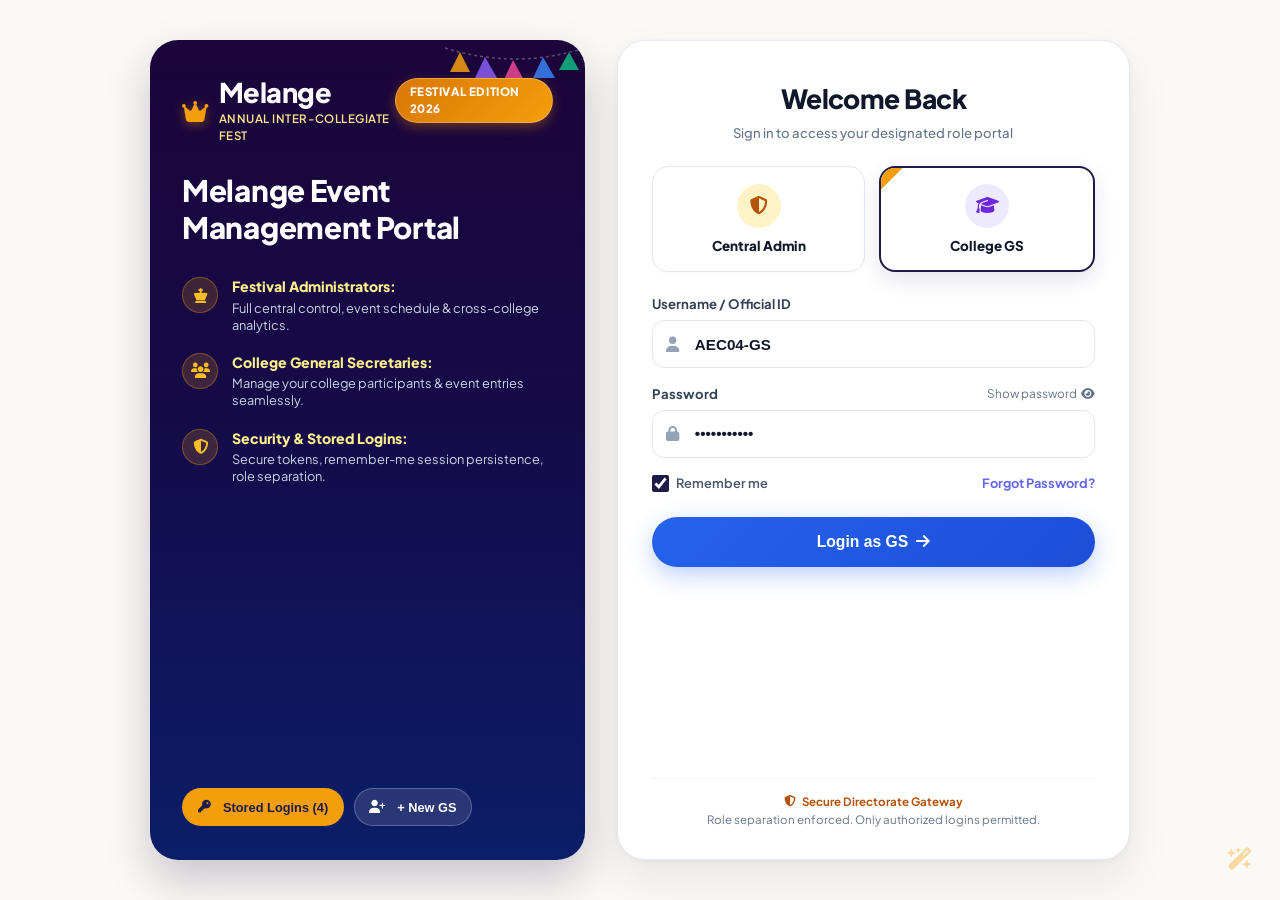
<file: public/index.html>
<!DOCTYPE html>
<html lang="en">
<head>
  <meta charset="UTF-8" />
  <meta name="viewport" content="width=device-width, initial-scale=1.0, maximum-scale=5.0, user-scalable=yes" />
  <title>Melange - Inter-Collegiate Cultural & Technical Festival</title>
  
  <!-- Modern Clean Typography -->
  <link rel="preconnect" href="https://fonts.googleapis.com">
  <link rel="preconnect" href="https://fonts.gstatic.com" crossorigin>
  <link href="https://fonts.googleapis.com/css2?family=Plus+Jakarta+Sans:wght@400;500;600;700;800&display=swap" rel="stylesheet">
  
  <!-- FontAwesome 6 Icons -->
  <link rel="stylesheet" href="https://cdnjs.cloudflare.com/ajax/libs/font-awesome/6.5.1/css/all.min.css" integrity="sha512-DTOQO9RWCH3ppGqcWaEA1BIZOC6xxalwEsw9c2QQeAIftl+Vegovlnee1c9QX4TctnWMn13TZye+giMm8e2LwA==" crossorigin="anonymous" referrerpolicy="no-referrer" />

  <style>
    /* ==========================================================================
       DESIGN SYSTEM & CSS VARIABLES
       ========================================================================== */
    :root {
      --bg-warm: #fbf9f5;
      --bg-white: #ffffff;
      --sidebar-navy: #12123b;
      --sidebar-navy-dark: #0b0b26;
      --sidebar-hover: rgba(255, 255, 255, 0.08);
      --text-main: #0f172a;
      --text-muted: #64748b;
      --border-light: #e2e8f0;
      --gold-primary: #f59e0b;
      --gold-dark: #d97706;
      --gold-gradient: linear-gradient(135deg, #f59e0b, #d97706);
      --purple-primary: #1e1b4b;
      --purple-accent: #2e266d;
      --blue-accent: #2563eb;
      --green-success: #10b981;
      --red-danger: #ef4444;
      --amber-warning: #f59e0b;
    }

    * {
      box-sizing: border-box;
      margin: 0;
      padding: 0;
      -webkit-tap-highlight-color: transparent;
    }

    body {
      font-family: 'Plus Jakarta Sans', system-ui, -apple-system, BlinkMacSystemFont, 'Segoe UI', Roboto, sans-serif;
      background-color: var(--bg-warm);
      color: var(--text-main);
      min-height: 100vh;
      overflow-x: hidden;
      font-size: 14px;
      line-height: 1.5;
    }

    /* Print styling */
    @media print {
      .app-sidebar, .app-topbar, .btn-action-pill, .right-detail-drawer, #appModalBackdrop, .no-print {
        display: none !important;
      }
      .app-workspace-content, .screen-container {
        padding: 0 !important;
        margin: 0 !important;
        width: 100% !important;
      }
      body {
        background: #ffffff !important;
      }
    }

    #appShell {
      width: 100%;
      min-height: 100vh;
      display: flex;
      flex-direction: column;
      position: relative;
    }

    /* ==========================================================================
       AUTHENTICATION SCREEN (IMAGE 1 REPLICA)
       ========================================================================== */
    .auth-page-container {
      width: 100%;
      min-height: 100vh;
      display: flex;
      align-center: center;
      justify-content: center;
      padding: 40px 20px;
      background: var(--bg-warm);
    }

    .auth-dual-grid {
      width: 100%;
      max-width: 980px;
      display: grid;
      grid-template-columns: 1fr 1.18fr;
      gap: 32px;
      align-items: stretch;
      margin: 0 auto;
    }

    .auth-banner-card {
      background: linear-gradient(180deg, #1b053a 0%, #150a48 45%, #0b1e68 100%);
      border-radius: 28px;
      padding: 38px 32px 34px;
      color: #ffffff;
      display: flex;
      flex-direction: column;
      justify-content: space-between;
      position: relative;
      overflow: hidden;
      box-shadow: 0 20px 45px rgba(22, 10, 60, 0.22);
    }

    .auth-buntings-decor {
      position: absolute;
      top: 0;
      right: 0;
      width: 140px;
      height: 70px;
      pointer-events: none;
      opacity: 0.95;
    }

    .auth-banner-top {
      display: flex;
      align-items: flex-start;
      justify-content: space-between;
      margin-bottom: 28px;
      position: relative;
      z-index: 2;
    }

    .auth-brand-emblem {
      display: flex;
      align-items: center;
      gap: 10px;
    }

    .auth-crown-icon {
      font-size: 1.5rem;
      color: #f59e0b;
      filter: drop-shadow(0 2px 6px rgba(245, 158, 11, 0.4));
    }

    .auth-brand-logo {
      font-size: 1.7rem;
      font-weight: 800;
      color: #ffffff;
      letter-spacing: -0.02em;
      line-height: 1.1;
    }

    .auth-brand-sub {
      font-size: 0.72rem;
      color: #fde68a;
      font-weight: 600;
      letter-spacing: 0.04em;
      margin-top: 2px;
    }

    .auth-gold-badge {
      background: linear-gradient(135deg, #d97706, #f59e0b);
      color: #ffffff;
      font-size: 0.72rem;
      font-weight: 800;
      padding: 4px 14px;
      border-radius: 9999px;
      letter-spacing: 0.05em;
      box-shadow: 0 4px 12px rgba(217, 119, 6, 0.4);
      border: 1px solid rgba(255, 255, 255, 0.25);
    }

    .auth-headline {
      font-size: 1.85rem;
      font-weight: 800;
      line-height: 1.25;
      color: #ffffff;
      margin-bottom: 30px;
      letter-spacing: -0.01em;
    }

    .auth-feature-list {
      display: flex;
      flex-direction: column;
      gap: 18px;
      margin-bottom: 24px;
    }

    .auth-feature-item {
      display: flex;
      align-items: flex-start;
      gap: 14px;
    }

    .auth-feat-icon-gold {
      width: 36px;
      height: 36px;
      border-radius: 50%;
      background: rgba(245, 158, 11, 0.18);
      border: 1.5px solid rgba(245, 158, 11, 0.35);
      color: #fbbf24;
      display: flex;
      align-items: center;
      justify-content: center;
      font-size: 0.95rem;
      flex-shrink: 0;
      margin-top: 1px;
    }

    .auth-feat-title {
      font-size: 0.88rem;
      font-weight: 800;
      color: #fef08a;
      margin-bottom: 2px;
    }

    .auth-feat-desc {
      font-size: 0.8rem;
      color: #cbd5e1;
      line-height: 1.35;
    }

    .auth-form-card {
      background: #ffffff;
      border-radius: 28px;
      padding: 38px 34px 30px;
      box-shadow: 0 20px 45px rgba(15, 23, 42, 0.08), 0 2px 6px rgba(15, 23, 42, 0.04);
      border: 1px solid rgba(226, 232, 240, 0.85);
      display: flex;
      flex-direction: column;
      justify-content: space-between;
      position: relative;
    }

    .auth-form-title {
      font-size: 1.65rem;
      font-weight: 800;
      color: #0f172a;
      text-align: center;
      margin-bottom: 4px;
      letter-spacing: -0.02em;
    }

    .auth-form-sub {
      font-size: 0.82rem;
      color: #64748b;
      text-align: center;
      margin-bottom: 24px;
      font-weight: 500;
    }

    .auth-tab-row {
      display: flex;
      gap: 14px;
      margin-bottom: 22px;
      width: 100%;
    }

    .auth-role-tab {
      flex: 1;
      min-width: 0;
      background: #ffffff;
      border: 1.5px solid #e2e8f0;
      border-radius: 16px;
      padding: 16px 10px 14px;
      display: flex;
      flex-direction: column;
      align-items: center;
      justify-content: center;
      cursor: pointer;
      position: relative;
      overflow: hidden;
      transition: all 0.2s cubic-bezier(0.4, 0, 0.2, 1);
      box-shadow: 0 2px 6px rgba(0, 0, 0, 0.02);
    }

    .auth-role-tab:hover {
      border-color: #cbd5e1;
      transform: translateY(-1px);
    }

    .auth-role-tab.active-tab {
      border: 2.5px solid #1e1b4b !important;
      box-shadow: 0 8px 22px rgba(30, 27, 75, 0.12) !important;
    }

    .auth-corner-ribbon {
      position: absolute;
      top: 0;
      left: 0;
      width: 22px;
      height: 22px;
      background: linear-gradient(135deg, #f59e0b 50%, transparent 50%);
    }

    .auth-tab-icon-wrap {
      width: 44px;
      height: 44px;
      border-radius: 50%;
      display: flex;
      align-items: center;
      justify-content: center;
      font-size: 1.15rem;
      margin-bottom: 8px;
    }

    .icon-wrap-admin {
      background: #fef3c7;
      color: #b45309;
    }

    .icon-wrap-gs {
      background: #ede9fe;
      color: #6d28d9;
    }

    .auth-tab-label {
      font-size: 0.84rem;
      font-weight: 800;
      color: #0f172a;
      white-space: nowrap;
    }

    .auth-input-wrap {
      position: relative;
      display: flex;
      align-items: center;
    }

    .auth-input-wrap i.input-icon-left {
      position: absolute;
      left: 14px;
      color: #94a3b8;
      font-size: 0.95rem;
    }

    .auth-input-wrap input {
      width: 100%;
      height: 48px;
      border-radius: 12px;
      border: 1.5px solid #e2e8f0;
      padding-left: 42px;
      padding-right: 16px;
      font-size: 0.95rem;
      font-weight: 600;
      color: #0f172a;
      background: #ffffff;
      outline: none;
      transition: border-color 0.15s, box-shadow 0.15s;
    }

    .auth-input-wrap input:focus {
      border-color: #2563eb;
      box-shadow: 0 0 0 3px rgba(37, 99, 235, 0.12);
    }

    .auth-security-footer {
      margin-top: 22px;
      text-align: center;
      font-size: 0.72rem;
      color: #64748b;
      line-height: 1.45;
      padding-top: 14px;
      border-top: 1px solid #f1f5f9;
    }

    .auth-security-badge {
      display: inline-flex;
      align-items: center;
      gap: 6px;
      font-weight: 700;
      color: #b45309;
      margin-bottom: 2px;
    }

    /* Ambient Festive Sparkle */
    .ambient-sparkle {
      position: fixed;
      bottom: 24px;
      right: 28px;
      font-size: 1.4rem;
      color: rgba(245, 158, 11, 0.35);
      pointer-events: none;
    }

    /* ==========================================================================
       DASHBOARD PORTAL LAYOUT (IMAGES 5 & 6)
       ========================================================================== */
    .portal-wrapper {
      display: flex;
      width: 100%;
      min-height: 100vh;
      background: var(--bg-warm);
    }

    .app-sidebar {
      width: 250px;
      background-color: var(--sidebar-navy);
      color: #ffffff;
      display: flex;
      flex-direction: column;
      justify-content: space-between;
      flex-shrink: 0;
      position: sticky;
      top: 0;
      height: 100vh;
      z-index: 100;
      transition: transform 0.25s ease;
    }

    .sidebar-top {
      padding: 24px 20px;
      display: flex;
      flex-direction: column;
      gap: 26px;
    }

    .sidebar-brand {
      display: flex;
      align-items: center;
      gap: 12px;
      text-decoration: none;
      cursor: pointer;
    }

    .sidebar-brand-icon {
      width: 38px;
      height: 38px;
      border-radius: 10px;
      background: linear-gradient(135deg, #f59e0b, #ec4899);
      display: flex;
      align-items: center;
      justify-content: center;
      font-size: 1.1rem;
      color: #ffffff;
      box-shadow: 0 4px 12px rgba(245, 158, 11, 0.35);
    }

    .sidebar-brand-title {
      font-size: 1.25rem;
      font-weight: 800;
      color: #ffffff;
      line-height: 1.1;
      letter-spacing: -0.01em;
    }

    .sidebar-brand-sub {
      font-size: 0.68rem;
      color: #94a3b8;
      font-weight: 500;
    }

    .sidebar-nav-menu {
      display: flex;
      flex-direction: column;
      gap: 6px;
    }

    .sidebar-nav-item {
      display: flex;
      align-items: center;
      gap: 14px;
      padding: 12px 16px;
      border-radius: 12px;
      color: #94a3b8;
      text-decoration: none;
      font-weight: 600;
      font-size: 0.9rem;
      cursor: pointer;
      position: relative;
      transition: all 0.15s ease;
    }

    .sidebar-nav-item:hover {
      color: #ffffff;
      background: var(--sidebar-hover);
    }

    .sidebar-nav-item.active {
      color: #ffffff;
      background: linear-gradient(90deg, rgba(245, 158, 11, 0.28) 0%, rgba(217, 119, 6, 0.12) 100%);
      font-weight: 700;
    }

    .sidebar-nav-item.active::after {
      content: '';
      position: absolute;
      right: 0;
      top: 15%;
      height: 70%;
      width: 3.5px;
      background: #f59e0b;
      border-radius: 4px 0 0 4px;
      box-shadow: 0 0 8px #f59e0b;
    }

    .sidebar-nav-item i {
      font-size: 1.05rem;
      width: 20px;
      text-align: center;
    }

    .sidebar-bottom {
      padding: 20px;
      border-top: 1px solid rgba(255, 255, 255, 0.08);
    }

    .sidebar-logout-btn {
      display: flex;
      align-items: center;
      gap: 12px;
      color: #94a3b8;
      font-weight: 600;
      font-size: 0.9rem;
      background: transparent;
      border: none;
      cursor: pointer;
      width: 100%;
      padding: 10px 12px;
      border-radius: 10px;
      transition: all 0.15s ease;
    }

    .sidebar-logout-btn:hover {
      color: #ef4444;
      background: rgba(239, 68, 68, 0.12);
    }

    /* Workspace Content Area */
    .app-workspace-content {
      flex: 1;
      display: flex;
      flex-direction: column;
      min-width: 0;
      min-height: 100vh;
      background-color: var(--bg-warm);
    }

    .app-topbar {
      display: flex;
      align-items: center;
      justify-content: space-between;
      padding: 18px 28px;
      background: rgba(251, 249, 245, 0.94);
      backdrop-filter: blur(8px);
      border-bottom: 1px solid rgba(226, 232, 240, 0.65);
      position: sticky;
      top: 0;
      z-index: 50;
      gap: 20px;
    }

    .topbar-mobile-menu-btn {
      display: none;
      background: transparent;
      border: none;
      font-size: 1.35rem;
      color: var(--text-main);
      cursor: pointer;
      padding: 6px;
    }

    .topbar-page-info {
      display: flex;
      flex-direction: column;
    }

    .topbar-page-title {
      font-size: 1.45rem;
      font-weight: 800;
      color: var(--text-main);
      letter-spacing: -0.01em;
      display: flex;
      align-items: center;
      gap: 10px;
    }

    .topbar-page-desc {
      font-size: 0.8rem;
      color: var(--text-muted);
      margin-top: 2px;
    }

    .topbar-actions-group {
      display: flex;
      align-items: center;
      gap: 14px;
    }

    .topbar-search-box {
      position: relative;
      width: 240px;
    }

    .topbar-search-box input {
      width: 100%;
      height: 38px;
      background: #ffffff;
      border: 1px solid var(--border-light);
      border-radius: 10px;
      padding-left: 36px;
      padding-right: 14px;
      font-size: 0.82rem;
      color: var(--text-main);
      outline: none;
      transition: all 0.15s ease;
    }

    .topbar-search-box input:focus {
      border-color: var(--purple-primary);
      box-shadow: 0 0 0 3px rgba(30, 27, 75, 0.08);
      width: 280px;
    }

    .topbar-search-box i {
      position: absolute;
      left: 12px;
      top: 50%;
      transform: translateY(-50%);
      color: #94a3b8;
      font-size: 0.85rem;
    }

    .topbar-user-profile {
      display: flex;
      align-items: center;
      gap: 10px;
      cursor: pointer;
      padding: 4px 12px 4px 6px;
      border-radius: 9999px;
      background: #ffffff;
      border: 1px solid var(--border-light);
      transition: all 0.15s ease;
    }

    .topbar-user-profile:hover {
      box-shadow: 0 2px 8px rgba(0, 0, 0, 0.05);
    }

    .topbar-avatar {
      width: 32px;
      height: 32px;
      border-radius: 50%;
      object-fit: cover;
    }

    .topbar-user-meta {
      display: flex;
      flex-direction: column;
      line-height: 1.15;
    }

    .topbar-user-name {
      font-size: 0.82rem;
      font-weight: 700;
      color: var(--text-main);
    }

    .topbar-user-role {
      font-size: 0.68rem;
      color: var(--text-muted);
    }

    .screen-container {
      padding: 24px 28px 40px;
      display: flex;
      flex-direction: column;
      gap: 22px;
      flex: 1;
    }

    /* Buttons */
    .action-bar-row {
      display: flex;
      align-items: center;
      justify-content: space-between;
      flex-wrap: wrap;
      gap: 12px;
    }

    .btn-action-pill {
      height: 38px;
      padding: 0 16px;
      border-radius: 10px;
      font-size: 0.84rem;
      font-weight: 700;
      display: inline-flex;
      align-items: center;
      justify-content: center;
      gap: 8px;
      cursor: pointer;
      border: 1px solid var(--border-light);
      background: #ffffff;
      color: #334155;
      transition: all 0.15s ease;
      white-space: nowrap;
    }

    .btn-action-pill:hover {
      background: #f8fafc;
      border-color: #cbd5e1;
      transform: translateY(-1px);
    }

    .btn-purple-fill {
      background: var(--purple-primary) !important;
      color: #ffffff !important;
      border-color: var(--purple-primary) !important;
      box-shadow: 0 4px 12px rgba(30, 27, 75, 0.22);
    }

    .btn-purple-fill:hover {
      background: var(--purple-accent) !important;
    }

    .btn-green-fill {
      background: #059669 !important;
      color: #ffffff !important;
      border-color: #059669 !important;
      box-shadow: 0 4px 12px rgba(5, 150, 105, 0.22);
    }

    .btn-red-fill {
      background: #dc2626 !important;
      color: #ffffff !important;
      border-color: #dc2626 !important;
    }

    /* 4 KPI Metric Cards */
    .kpi-cards-grid {
      display: grid;
      grid-template-columns: repeat(4, 1fr);
      gap: 18px;
    }

    .kpi-card {
      background: #ffffff;
      border-radius: 18px;
      padding: 20px 22px;
      border: 1px solid rgba(226, 232, 240, 0.8);
      box-shadow: 0 4px 14px rgba(15, 23, 42, 0.03);
      display: flex;
      align-items: center;
      justify-content: space-between;
      position: relative;
    }

    .kpi-meta-left {
      display: flex;
      flex-direction: column;
    }

    .kpi-title {
      font-size: 0.82rem;
      font-weight: 700;
      color: #64748b;
      margin-bottom: 6px;
    }

    .kpi-big-num {
      font-size: 1.85rem;
      font-weight: 800;
      color: var(--text-main);
      line-height: 1.1;
      letter-spacing: -0.02em;
    }

    .kpi-subtext {
      font-size: 0.74rem;
      font-weight: 600;
      color: #94a3b8;
      margin-top: 4px;
      display: flex;
      align-items: center;
      gap: 5px;
    }

    .kpi-icon-pill {
      width: 44px;
      height: 44px;
      border-radius: 12px;
      display: flex;
      align-items: center;
      justify-content: center;
      font-size: 1.25rem;
      flex-shrink: 0;
    }

    .kpi-icon-purple {
      background: #ede9fe;
      color: #6d28d9;
    }

    .kpi-icon-blue {
      background: #dbeafe;
      color: #2563eb;
    }

    .kpi-icon-gold {
      background: #fef3c7;
      color: #d97706;
    }

    .kpi-icon-green {
      background: #dcfce7;
      color: #15803d;
    }

    .kpi-icon-red {
      background: #fee2e2;
      color: #dc2626;
    }

    /* Filters Card */
    .filter-bar-card {
      background: #ffffff;
      border-radius: 16px;
      padding: 16px 20px;
      border: 1px solid rgba(226, 232, 240, 0.8);
      box-shadow: 0 2px 8px rgba(0, 0, 0, 0.02);
      display: flex;
      align-items: center;
      justify-content: space-between;
      flex-wrap: wrap;
      gap: 14px;
    }

    .filter-dropdown-group {
      display: flex;
      align-items: center;
      flex-wrap: wrap;
      gap: 14px;
      flex: 1;
    }

    .filter-item {
      display: flex;
      flex-direction: column;
      gap: 4px;
    }

    .filter-label {
      font-size: 0.72rem;
      font-weight: 700;
      color: #64748b;
    }

    .filter-select {
      height: 36px;
      padding: 0 32px 0 12px;
      background: #f8fafc url("data:image/svg+xml,%3Csvg xmlns='http://www.w3.org/2000/svg' fill='none' viewBox='0 0 24 24' stroke='%2364748b'%3E%3Cpath stroke-linecap='round' stroke-linejoin='round' stroke-width='2' d='M19 9l-7 7-7-7'%3E%3C/path%3E%3C/svg%3E") no-repeat right 10px center;
      background-size: 14px;
      border: 1px solid var(--border-light);
      border-radius: 9px;
      font-size: 0.82rem;
      font-weight: 600;
      color: var(--text-main);
      outline: none;
      appearance: none;
      cursor: pointer;
    }

    .filter-status-pills {
      display: flex;
      align-items: center;
      gap: 6px;
      background: #f1f5f9;
      padding: 4px;
      border-radius: 10px;
    }

    .filter-status-pill {
      padding: 5px 12px;
      border-radius: 7px;
      font-size: 0.76rem;
      font-weight: 700;
      color: #64748b;
      cursor: pointer;
      background: transparent;
      border: none;
      transition: all 0.15s ease;
    }

    .filter-status-pill.active {
      background: #ffffff;
      color: var(--text-main);
      box-shadow: 0 2px 6px rgba(0, 0, 0, 0.08);
    }

    /* Dual Main Content Area (Registration Table + Right Participant Details) */
    .table-details-dual-split {
      display: grid;
      grid-template-columns: 1fr 340px;
      gap: 22px;
      align-items: start;
    }

    .table-details-dual-split.full-width {
      grid-template-columns: 1fr !important;
    }

    .melange-table-card {
      background: #ffffff;
      border-radius: 18px;
      border: 1px solid rgba(226, 232, 240, 0.85);
      box-shadow: 0 4px 16px rgba(15, 23, 42, 0.03);
      overflow: hidden;
      display: flex;
      flex-direction: column;
    }

    .table-card-header {
      padding: 18px 22px;
      display: flex;
      align-items: center;
      justify-content: space-between;
      border-bottom: 1px solid #f1f5f9;
    }

    .table-card-title {
      font-size: 1.1rem;
      font-weight: 800;
      color: var(--text-main);
      display: flex;
      align-items: center;
      gap: 8px;
    }

    .table-scroll-wrap {
      width: 100%;
      overflow-x: auto;
    }

    table.melange-data-table {
      width: 100%;
      border-collapse: collapse;
      text-align: left;
    }

    table.melange-data-table th {
      background: #f8fafc;
      padding: 12px 16px;
      font-size: 0.75rem;
      font-weight: 800;
      color: #64748b;
      text-transform: uppercase;
      letter-spacing: 0.04em;
      border-bottom: 1px solid #e2e8f0;
      white-space: nowrap;
    }

    table.melange-data-table td {
      padding: 14px 16px;
      font-size: 0.84rem;
      color: #1e293b;
      border-bottom: 1px solid #f1f5f9;
      vertical-align: middle;
      white-space: nowrap;
    }

    table.melange-data-table tr:hover td {
      background-color: #fafbfc;
    }

    table.melange-data-table tr.selected-row td {
      background-color: #f5f3ff !important;
    }

    .badge-status {
      display: inline-flex;
      align-items: center;
      gap: 5px;
      padding: 3px 10px;
      border-radius: 9999px;
      font-size: 0.74rem;
      font-weight: 800;
      letter-spacing: 0.02em;
    }

    .badge-approved {
      background: #dcfce7;
      color: #15803d;
      border: 1px solid #bbf7d0;
    }

    .badge-pending {
      background: #fef3c7;
      color: #b45309;
      border: 1px solid #fde68a;
    }

    .badge-rejected {
      background: #fee2e2;
      color: #b91c1c;
      border: 1px solid #fecaca;
    }

    .table-actions-cell {
      display: flex;
      align-items: center;
      gap: 6px;
    }

    .btn-row-action {
      width: 30px;
      height: 30px;
      border-radius: 8px;
      display: inline-flex;
      align-items: center;
      justify-content: center;
      background: #f8fafc;
      border: 1px solid var(--border-light);
      color: #64748b;
      cursor: pointer;
      font-size: 0.8rem;
      transition: all 0.15s ease;
    }

    .btn-row-action:hover {
      background: #ffffff;
      color: var(--text-main);
      border-color: #94a3b8;
      transform: scale(1.05);
    }

    .btn-row-action.action-approve:hover {
      color: #15803d;
      border-color: #86efac;
      background: #f0fdf4;
    }

    .btn-row-action.action-delete:hover {
      color: #b91c1c;
      border-color: #fca5a5;
      background: #fef2f2;
    }

    .table-pagination-footer {
      padding: 14px 22px;
      display: flex;
      align-items: center;
      justify-content: space-between;
      border-top: 1px solid #f1f5f9;
      font-size: 0.82rem;
      color: var(--text-muted);
    }

    .pagination-controls {
      display: flex;
      align-items: center;
      gap: 6px;
    }

    .btn-page-nav {
      width: 32px;
      height: 32px;
      border-radius: 8px;
      border: 1px solid var(--border-light);
      background: #ffffff;
      color: var(--text-main);
      display: flex;
      align-items: center;
      justify-content: center;
      cursor: pointer;
      font-size: 0.8rem;
      font-weight: 700;
    }

    .btn-page-nav.active {
      background: var(--purple-primary);
      color: #ffffff;
      border-color: var(--purple-primary);
    }

    /* Right Participant Details Panel (Image 5 Replica) */
    .right-detail-drawer {
      background: #ffffff;
      border-radius: 20px;
      border: 1px solid rgba(226, 232, 240, 0.85);
      box-shadow: 0 4px 18px rgba(15, 23, 42, 0.04);
      padding: 24px;
      display: flex;
      flex-direction: column;
      gap: 18px;
    }

    .detail-drawer-header {
      display: flex;
      align-items: center;
      justify-content: space-between;
    }

    .detail-drawer-title {
      font-size: 1.15rem;
      font-weight: 800;
      color: var(--text-main);
    }

    .detail-actions-top {
      display: flex;
      flex-direction: column;
      gap: 10px;
    }

    .detail-section-block {
      display: flex;
      flex-direction: column;
      gap: 8px;
      border-top: 1px solid #f1f5f9;
      padding-top: 14px;
    }

    .detail-section-heading {
      font-size: 0.88rem;
      font-weight: 800;
      color: var(--text-main);
    }

    .detail-data-row {
      display: flex;
      justify-content: space-between;
      align-items: center;
      font-size: 0.82rem;
    }

    .detail-data-label {
      color: #64748b;
      font-weight: 600;
    }

    .detail-data-val {
      color: var(--text-main);
      font-weight: 700;
      text-align: right;
    }

    .detail-id-card-preview {
      width: 100%;
      height: 105px;
      border-radius: 12px;
      border: 1px dashed #cbd5e1;
      background: #f8fafc;
      display: flex;
      align-items: center;
      justify-content: center;
      overflow: hidden;
      margin-top: 4px;
    }

    .detail-id-card-preview img {
      width: 100%;
      height: 100%;
      object-fit: cover;
    }

    /* Event chip in table */
    .event-chip-tag {
      background: #ede9fe;
      color: #6d28d9;
      padding: 3px 8px;
      border-radius: 6px;
      font-size: 0.74rem;
      font-weight: 700;
      display: inline-flex;
      align-items: center;
      gap: 4px;
    }

    /* Modal dialog */
    .sheet-overlay-backdrop {
      position: fixed;
      top: 0;
      left: 0;
      width: 100vw;
      height: 100vh;
      background: rgba(15, 23, 42, 0.65);
      backdrop-filter: blur(4px);
      z-index: 9999;
      display: flex;
      align-items: center;
      justify-content: center;
      padding: 20px;
    }

    .sheet-content-wrap {
      background: #ffffff;
      border-radius: 24px;
      width: 100%;
      max-width: 600px;
      max-height: 90vh;
      overflow-y: auto;
      box-shadow: 0 25px 50px -12px rgba(0, 0, 0, 0.25);
      padding: 28px;
      position: relative;
    }

    /* Toast */
    .floating-toast-alert {
      position: fixed;
      top: 24px;
      right: 24px;
      z-index: 10000;
      background: #1e1b4b;
      color: #ffffff;
      padding: 12px 20px;
      border-radius: 9999px;
      box-shadow: 0 10px 25px rgba(30, 27, 75, 0.35);
      display: flex;
      align-items: center;
      gap: 10px;
      font-size: 0.88rem;
      font-weight: 700;
      animation: toastSlideIn 0.3s cubic-bezier(0.16, 1, 0.3, 1);
    }

    @keyframes toastSlideIn {
      from { transform: translateY(-30px); opacity: 0; }
      to { transform: translateY(0); opacity: 1; }
    }

    /* ==========================================================================
       MOBILE RESPONSIVENESS (< 1024px and < 768px)
       ========================================================================== */
    @media (max-width: 1024px) {
      .table-details-dual-split {
        grid-template-columns: 1fr;
      }
      .kpi-cards-grid {
        grid-template-columns: repeat(2, 1fr);
      }
    }

    @media (max-width: 768px) {
      .app-sidebar {
        position: fixed;
        left: -270px;
        top: 0;
        bottom: 0;
        box-shadow: 10px 0 30px rgba(0, 0, 0, 0.3);
      }
      .app-sidebar.sidebar-open {
        transform: translateX(270px);
      }
      .topbar-mobile-menu-btn {
        display: block;
      }
      .topbar-search-box {
        display: none;
      }
      .app-topbar {
        padding: 14px 16px;
      }
      .screen-container {
        padding: 16px 14px 30px;
        gap: 16px;
      }
      .kpi-cards-grid {
        grid-template-columns: 1fr;
        gap: 12px;
      }
      .auth-dual-grid {
        grid-template-columns: 1fr;
        gap: 18px;
      }
      .auth-banner-card {
        padding: 24px 20px;
      }
      .auth-form-card {
        padding: 26px 20px;
      }
      .auth-input-wrap input {
        font-size: 16px !important;
      }
      .filter-bar-card {
        flex-direction: column;
        align-items: stretch;
      }
      .filter-dropdown-group {
        flex-direction: column;
        width: 100%;
      }
      .filter-select {
        width: 100%;
      }
      .filter-status-pills {
        width: 100%;
        justify-content: space-around;
      }
    }
  </style>
</head>
<body>

  <!-- Floating Toast Notification -->
  <div id="globalToast" class="floating-toast-alert" style="display: none;">
    <i id="toastIcon" class="fa-solid fa-circle-check" style="color: #10b981; font-size: 1.15rem;"></i>
    <span id="toastMessageText">Action completed successfully</span>
  </div>

  <!-- Main Application Container -->
  <div id="appShell">
    <!-- Rendered dynamically -->
  </div>

  <!-- Modal Dialog Backdrop & Container -->
  <div id="appModalBackdrop" class="sheet-overlay-backdrop" style="display: none;" onclick="Software.closeModal(event)">
    <div id="appModalContent" class="sheet-content-wrap" onclick="event.stopPropagation()">
      <!-- Injected modal content -->
    </div>
  </div>

  <!-- Ambient Festive Sparkle -->
  <div class="ambient-sparkle">
    <i class="fa-solid fa-wand-magic-sparkles"></i>
  </div>

  <!-- JavaScript Engine -->
  <script>
    const STORAGE_KEY_DATA = 'melange_webapp_store_v5';
    const STORAGE_KEY_USERS = 'melange_stored_logins_v5';
    const STORAGE_KEY_SESSION = 'melange_active_user_session_v5';

    // Stored Logins (Admin & College GS)
    const initialStoredUsers = [
      {
        id: 'usr_admin',
        username: 'admin',
        password: 'admin123',
        name: 'Alex Carter',
        role: 'admin',
        title: 'Event Administrator',
        collegeId: null,
        collegeName: 'Melange Central Directorate',
        email: 'admin@melange.edu',
        lastLogin: 'Nov 18, 2026, 09:15 AM'
      },
      {
        id: 'usr_gs_aec',
        username: 'AEC04-GS',
        password: 'password123',
        name: 'Rohit Sharma',
        role: 'college_gs',
        title: 'General Secretary',
        collegeId: 'AEC04',
        collegeName: 'AEC Metro College',
        email: 'gs.aec@gmail.com',
        lastLogin: 'Nov 18, 2026, 08:45 AM'
      },
      {
        id: 'usr_gs_stx',
        username: 'STX01-GS',
        password: 'password123',
        name: 'Rahul Sharma',
        role: 'college_gs',
        title: 'General Secretary',
        collegeId: 'STX01',
        collegeName: "St. Xavier's College",
        email: 'rahul.gs@stxaviers.edu',
        lastLogin: 'Nov 17, 2026, 04:30 PM'
      },
      {
        id: 'usr_gs_coep',
        username: 'COEP01-GS',
        password: 'password123',
        name: 'Priya Deshmukh',
        role: 'college_gs',
        title: 'General Secretary',
        collegeId: 'COEP01',
        collegeName: 'COEP Technological University',
        email: 'gs.gymkhana@coeptech.ac.in',
        lastLogin: 'Nov 17, 2026, 06:12 PM'
      }
    ];

    // Consolidated Seed Data
    const initialFestData = {
  "users": [
    {
      "_id": "usr_admin",
      "username": "admin",
      "email": "admin@melange.edu",
      "passwordHash": "8c6976e5b5410415bde908bd4dee15dfb167a9c873fc4bb8a81f6f2ab448a918",
      "passwordSalt": "melange_salt_2026",
      "name": "Alex Carter",
      "role": "admin",
      "title": "Event Administrator",
      "collegeId": null,
      "avatar": "https://images.unsplash.com/photo-1534528741775-53994a69daeb?auto=format&fit=crop&w=200&q=80",
      "lastLogin": "2026-11-18T05:16:54.687Z",
      "activeSessions": 3,
      "createdAt": "2026-10-01T00:00:00.000Z",
      "password": "admin123",
      "collegeName": "Melange Central Directorate",
      "updatedAt": "2026-11-18T05:16:54.687Z"
    },
    {
      "_id": "usr_gs_aec",
      "username": "AEC04-GS",
      "email": "gs.aec@gmail.com",
      "passwordHash": "8c6976e5b5410415bde908bd4dee15dfb167a9c873fc4bb8a81f6f2ab448a918",
      "passwordSalt": "melange_salt_2026",
      "name": "Rohit Sharma",
      "role": "college_gs",
      "title": "General Secretary",
      "collegeId": "AEC04",
      "avatar": "https://images.unsplash.com/photo-1507003211169-0a1dd7228f2d?auto=format&fit=crop&w=200&q=80",
      "lastLogin": "2026-11-18T05:16:54.689Z",
      "activeSessions": 4,
      "createdAt": "2026-10-01T00:00:00.000Z",
      "updatedAt": "2026-11-18T05:16:54.689Z",
      "password": "password123",
      "collegeName": "AEC Metro College"
    },
    {
      "_id": "usr_gs_xyz",
      "username": "XYZ-GS",
      "email": "xyzur@gmail.com",
      "passwordHash": "8c6976e5b5410415bde908bd4dee15dfb167a9c873fc4bb8a81f6f2ab448a918",
      "passwordSalt": "melange_salt_2026",
      "name": "XYZ",
      "role": "college_gs",
      "title": "General Secretary",
      "collegeId": "XYZ01",
      "avatar": "https://images.unsplash.com/photo-1500648767791-00dcc994a43e?auto=format&fit=crop&w=200&q=80",
      "lastLogin": "2026-11-17T18:20:00.000Z",
      "activeSessions": 1,
      "createdAt": "2026-10-01T00:00:00.000Z"
    },
    {
      "_id": "usr_gs_coep",
      "username": "COEP01-GS",
      "email": "gs.gymkhana@coeptech.ac.in",
      "password": "password123",
      "passwordHash": "8c6976e5b5410415bde908bd4dee15dfb167a9c873fc4bb8a81f6f2ab448a918",
      "passwordSalt": "melange_salt_2026",
      "name": "Priya Deshmukh",
      "role": "college_gs",
      "title": "General Secretary",
      "collegeId": "COEP01",
      "collegeName": "COEP Technological University",
      "lastLogin": "Nov 17, 2026, 06:20 PM"
    },
    {
      "_id": "usr_gs_mit",
      "username": "MIT02-GS",
      "email": "gs.council@mitwpu.edu.in",
      "password": "password123",
      "passwordHash": "8c6976e5b5410415bde908bd4dee15dfb167a9c873fc4bb8a81f6f2ab448a918",
      "passwordSalt": "melange_salt_2026",
      "name": "Aryan Sharma",
      "role": "college_gs",
      "title": "General Secretary",
      "collegeId": "MIT02",
      "collegeName": "MIT World Peace University",
      "lastLogin": "Nov 17, 2026, 05:10 PM"
    },
    {
      "_id": "usr_gs_sx",
      "username": "SX01-GS",
      "email": "rahul.gs@stxaviers.edu",
      "password": "password123",
      "passwordHash": "8c6976e5b5410415bde908bd4dee15dfb167a9c873fc4bb8a81f6f2ab448a918",
      "passwordSalt": "melange_salt_2026",
      "name": "Rahul Sharma",
      "role": "college_gs",
      "title": "General Secretary",
      "collegeId": "SX01",
      "collegeName": "St. Xavier's College",
      "lastLogin": "Nov 16, 2026, 02:30 PM"
    }
  ],
  "colleges": [
    {
      "_id": "col_1",
      "id": "AEC04",
      "name": "AEC Metro College",
      "code": "AEC",
      "status": "Active",
      "gsName": "Rohit Sharma",
      "gsEmail": "gs.aec@gmail.com",
      "contact": "+91 98765 43210",
      "participantCount": 412,
      "city": "Mumbai"
    },
    {
      "_id": "col_2",
      "id": "STX01",
      "name": "St. Xavier's College",
      "code": "STX",
      "status": "Active",
      "gsName": "Rahul Sharma",
      "gsEmail": "rahul.gs@stxaviers.edu",
      "contact": "+91 98765 43210",
      "participantCount": 320,
      "city": "Mumbai"
    },
    {
      "_id": "col_3",
      "id": "IITB02",
      "name": "IIT Bombay",
      "code": "IITB",
      "status": "Active",
      "gsName": "Sneha Patel",
      "gsEmail": "sneha.gs@iitb.ac.in",
      "contact": "+91 98765 11223",
      "participantCount": 285,
      "city": "Powai"
    },
    {
      "_id": "col_4",
      "id": "COEP03",
      "name": "COEP Technological University",
      "code": "COEP",
      "status": "Active",
      "gsName": "Priya Deshmukh",
      "gsEmail": "gs.gymkhana@coeptech.ac.in",
      "contact": "+91 98231 10022",
      "participantCount": 198,
      "city": "Pune"
    },
    {
      "_id": "col_5",
      "id": "KJS05",
      "name": "KJ Somaiya College",
      "code": "KJS",
      "status": "Active",
      "gsName": "Amit Varma",
      "gsEmail": "amit.gs@somaiya.edu",
      "contact": "+91 97654 32109",
      "participantCount": 164,
      "city": "Vidyavihar"
    },
    {
      "_id": "col_6",
      "id": "VJTI06",
      "name": "VJTI Mumbai",
      "code": "VJTI",
      "status": "Active",
      "gsName": "Kunal Patil",
      "gsEmail": "gs.vjti@gmail.com",
      "contact": "+91 98200 45678",
      "participantCount": 145,
      "city": "Matunga"
    }
  ],
  "events": [
    {
      "_id": "ev_dance",
      "id": "ev_dance",
      "name": "Solo Dance Face-off",
      "category": "Cultural",
      "date": "Feb 22, 2026",
      "time": "10:00 AM",
      "venue": "Main Amphitheatre",
      "status": "Open",
      "maxParticipants": 50,
      "fee": 200
    },
    {
      "_id": "ev_band",
      "id": "ev_band",
      "name": "Battle of the Bands",
      "category": "Music & Dance",
      "date": "Feb 22, 2026",
      "time": "02:00 PM",
      "venue": "Rock Arena",
      "status": "Open",
      "maxParticipants": 20,
      "fee": 800
    },
    {
      "_id": "ev_fashion",
      "id": "ev_fashion",
      "name": "Fashion Show",
      "category": "Fashion & Art",
      "date": "Feb 23, 2026",
      "time": "05:00 PM",
      "venue": "Grand Auditorium",
      "status": "Open",
      "maxParticipants": 15,
      "fee": 1000
    },
    {
      "_id": "ev_drama",
      "id": "ev_drama",
      "name": "Street Play",
      "category": "Drama",
      "date": "Feb 24, 2026",
      "time": "11:00 AM",
      "venue": "Quadrangle",
      "status": "Open",
      "maxParticipants": 25,
      "fee": 500
    },
    {
      "_id": "ev_hack",
      "id": "ev_hack",
      "name": "24hr Code Hackathon",
      "category": "Technical",
      "date": "Feb 24, 2026",
      "time": "09:00 AM",
      "venue": "Tech Center Hall A",
      "status": "Open",
      "maxParticipants": 40,
      "fee": 300
    },
    {
      "_id": "ev_quiz",
      "id": "ev_quiz",
      "name": "National Quiz Bowl",
      "category": "Literary",
      "date": "Feb 25, 2026",
      "time": "01:00 PM",
      "venue": "Seminar Hall 3",
      "status": "Open",
      "maxParticipants": 30,
      "fee": 150
    }
  ],
  "registrations": [
    {
      "_id": "reg_0042",
      "regId": "REG-0042",
      "studentName": "Aryan Kapoor",
      "gender": "Male",
      "contact": "+91 98765 43210",
      "email": "email@alentad.com",
      "collegeId": "AEC04",
      "collegeName": "AEC Metro College",
      "department": "CSE",
      "year": "3rd Yr",
      "events": [
        "Solo Dance Face-off",
        "Street Play"
      ],
      "eventName": "Solo Dance Face-off, Street Play",
      "teamName": "AEC Dance Crew",
      "status": "Approved",
      "registeredDate": "Oct 12, 2026",
      "idCardUrl": "https://images.unsplash.com/photo-1534528741775-53994a69daeb?auto=format&fit=crop&w=240&q=80",
      "idCardUploaded": true,
      "remarks": "Approved once for all festival events."
    },
    {
      "_id": "reg_0043",
      "regId": "REG-0043",
      "studentName": "Tanvi Shah",
      "gender": "Female",
      "contact": "+91 98765 22334",
      "email": "tanvi.shah@aec.edu",
      "collegeId": "AEC04",
      "collegeName": "AEC Metro College",
      "department": "IT",
      "year": "2nd Yr",
      "events": [
        "Fashion Show"
      ],
      "eventName": "Fashion Show",
      "teamName": "AEC Haute",
      "status": "Pending",
      "registeredDate": "Oct 12, 2026",
      "idCardUrl": "https://images.unsplash.com/photo-1517841905240-472988babdf9?auto=format&fit=crop&w=240&q=80",
      "idCardUploaded": true,
      "remarks": "Awaiting single administrative approval."
    },
    {
      "_id": "reg_0044",
      "regId": "REG-0044",
      "studentName": "Kabir Mehta",
      "gender": "Male",
      "contact": "+91 98765 33445",
      "email": "kabir.m@aec.edu",
      "collegeId": "AEC04",
      "collegeName": "AEC Metro College",
      "department": "Mechanical",
      "year": "4th Yr",
      "events": [
        "Battle of the Bands",
        "Solo Dance Face-off"
      ],
      "eventName": "Battle of the Bands, Solo Dance Face-off",
      "teamName": "AEC Rock Crew",
      "status": "Pending",
      "registeredDate": "Oct 12, 2026",
      "idCardUrl": "https://images.unsplash.com/photo-1507003211169-0a1dd7228f2d?auto=format&fit=crop&w=240&q=80",
      "idCardUploaded": true,
      "remarks": "Pending student verification."
    },
    {
      "_id": "reg_0045",
      "regId": "REG-0045",
      "studentName": "Aarav Mehta",
      "gender": "Male",
      "contact": "+91 98765 43210",
      "email": "aarav.m@stxaviers.edu",
      "collegeId": "STX01",
      "collegeName": "St. Xavier's College",
      "department": "Computer Science",
      "year": "3rd Yr",
      "events": [
        "Battle of the Bands"
      ],
      "eventName": "Battle of the Bands",
      "teamName": "The Xavier Octave",
      "status": "Approved",
      "registeredDate": "Oct 11, 2026",
      "idCardUrl": "https://images.unsplash.com/photo-1539571696357-5a69c17a67c6?auto=format&fit=crop&w=240&q=80",
      "idCardUploaded": true,
      "remarks": "Lead guitarist. Approved once."
    },
    {
      "_id": "reg_0046",
      "regId": "REG-0046",
      "studentName": "Pooja Roy",
      "gender": "Female",
      "contact": "+91 98765 11223",
      "email": "pooja.roy@iitb.ac.in",
      "collegeId": "IITB02",
      "collegeName": "IIT Bombay",
      "department": "Design & Arts",
      "year": "2nd Yr",
      "events": [
        "Fashion Show",
        "National Quiz Bowl"
      ],
      "eventName": "Fashion Show, National Quiz Bowl",
      "teamName": "Bombay Haute",
      "status": "Pending",
      "registeredDate": "Oct 10, 2026",
      "idCardUrl": "https://images.unsplash.com/photo-1492562080023-ab3db95bfbce?auto=format&fit=crop&w=240&q=80",
      "idCardUploaded": true,
      "remarks": "Pending single verification for 2 events."
    },
    {
      "_id": "reg_0047",
      "regId": "REG-0047",
      "studentName": "Rohan Das",
      "gender": "Male",
      "contact": "+91 97654 32109",
      "email": "rohan.das@somaiya.edu",
      "collegeId": "KJS05",
      "collegeName": "KJ Somaiya College",
      "department": "Commerce",
      "year": "4th Yr",
      "events": [
        "Street Play"
      ],
      "eventName": "Street Play",
      "teamName": "Nukkad Natak Dal",
      "status": "Approved",
      "registeredDate": "Oct 09, 2026",
      "idCardUrl": "https://images.unsplash.com/photo-1506794778202-cad84cf45f1d?auto=format&fit=crop&w=240&q=80",
      "idCardUploaded": true,
      "remarks": "Approved once."
    },
    {
      "_id": "reg_0048",
      "regId": "REG-0048",
      "studentName": "Ananya Joshi",
      "gender": "Female",
      "contact": "+91 98231 10022",
      "email": "ananya.j@coeptech.ac.in",
      "collegeId": "COEP03",
      "collegeName": "COEP Technological University",
      "department": "ECE",
      "year": "3rd Yr",
      "events": [
        "24hr Code Hackathon"
      ],
      "eventName": "24hr Code Hackathon",
      "teamName": "COEP Coders",
      "status": "Approved",
      "registeredDate": "Oct 08, 2026",
      "idCardUrl": "https://images.unsplash.com/photo-1534528741775-53994a69daeb?auto=format&fit=crop&w=240&q=80",
      "idCardUploaded": true,
      "remarks": "Hackathon team lead. Approved."
    },
    {
      "_id": "reg_0049",
      "regId": "REG-0049",
      "studentName": "Vikramaditya Rao",
      "gender": "Male",
      "contact": "+91 98200 45678",
      "email": "vikram.rao@vjti.edu",
      "collegeId": "VJTI06",
      "collegeName": "VJTI Mumbai",
      "department": "IT",
      "year": "4th Yr",
      "events": [
        "National Quiz Bowl"
      ],
      "eventName": "National Quiz Bowl",
      "teamName": "VJTI Quiz League",
      "status": "Rejected",
      "registeredDate": "Oct 07, 2026",
      "idCardUrl": "https://images.unsplash.com/photo-1500648767791-00dcc994a43e?auto=format&fit=crop&w=240&q=80",
      "idCardUploaded": true,
      "remarks": "Rejected duplicate registration."
    }
  ],
  "participants": [
    {
      "_id": "part_01",
      "collegeId": "AEC04",
      "name": "Aryan Kapoor",
      "gender": "Male",
      "department": "Computer Science",
      "year": "2024",
      "phone": "+91 98765 43210",
      "email": "aryan.k@aecmetro.edu",
      "eventId": "ev_dance",
      "eventName": "Solo Dance Face-off",
      "teamName": "Solo Entry",
      "status": "Active",
      "idCardUploaded": true,
      "registeredAt": "2026-10-10T11:20:00.000Z"
    }
  ],
  "activities": [
    {
      "_id": "act_01",
      "title": "ABC College added 20 participants",
      "time": "Just now",
      "timestamp": "2026-11-18T09:20:00.000Z",
      "type": "participants_added",
      "icon": "user-plus",
      "color": "emerald"
    },
    {
      "_id": "act_02",
      "title": "New event 'Dance Competition' created",
      "time": "2 hours ago",
      "timestamp": "2026-11-18T07:20:00.000Z",
      "type": "event_created",
      "icon": "calendar-plus",
      "color": "amber"
    },
    {
      "_id": "act_03",
      "title": "XYZ College registration completed",
      "time": "2 hours ago",
      "timestamp": "2026-11-18T07:15:00.000Z",
      "type": "registration_complete",
      "icon": "file-check",
      "color": "blue"
    }
  ],
  "notifications": [
    {
      "_id": "notif_01",
      "title": "High Registration Alert",
      "message": "Solo Dance Face-off is currently at 75% capacity with only 5 slots remaining.",
      "type": "warning",
      "targetRole": "all",
      "read": false,
      "time": "10 minutes ago"
    }
  ],
  "announcements": [
    {
      "_id": "ann_01",
      "title": "Official Welcome to Melange '26",
      "content": "All participating colleges are requested to report with student ID credentials at the Central Quadrangle.",
      "author": "Alex Carter (Fest Admin)",
      "date": "2026-10-15"
    }
  ]
};

    const Software = {
      state: {
        activeRole: 'admin', // 'admin' | 'gs'
        loginSelectedRole: 'gs', // 'admin' | 'gs' on login tabs
        activeScreen: 'login', // Initial screen is login
        currentUser: null,
        storedUsers: [],
        sidebarOpen: false,

        // Module 5 (Registration Management) state
        selectedRegistrations: [],
        selectedRegistrationForDetail: 'REG-0042',
        regFilters: {
          college: 'All',
          event: 'All',
          dept: 'All',
          year: 'All',
          status: 'All',
          search: ''
        },
        regPage: 1,
        regPageSize: 10,

        // Module 6 (Reports & Analytics) state
        activeReportType: 'college_wise',
        reportViewMode: 'admin', // 'admin' | 'gs'
        reportGeneratedSuccess: true,
        reportFilters: {
          college: 'All',
          event: 'All',
          dept: 'All',
          year: 'All',
          status: 'All',
          dateRange: 'Oct 01 - Nov 18, 2026'
        },

        // GS & Admin Student Enrollment & Directory state
        enrollSelectedCollege: 'AEC Metro College',
        selectedEventsForStudent: ['Solo Dance Face-off'],
        selectedEventForEnroll: 'Solo Dance Face-off',
        selectedDeptForEnroll: 'CSE',
        showEnrollSuccessBanner: false,
        lastEnrolledStudentName: '',
        lastEnrolledEventsList: [],
        enrollDirectorySearch: '',
        enrollDirectoryCollegeFilter: 'All',

        data: null
      },

      init() {
        this.loadStoredUsers();
        this.loadData();
        this.checkExistingSession();
        this.render();
      },

      loadStoredUsers() {
        try {
          const raw = localStorage.getItem(STORAGE_KEY_USERS);
          if (raw) {
            this.state.storedUsers = JSON.parse(raw);
          } else {
            this.state.storedUsers = JSON.parse(JSON.stringify(initialStoredUsers));
            this.saveStoredUsers();
          }
        } catch (e) {
          this.state.storedUsers = JSON.parse(JSON.stringify(initialStoredUsers));
        }
      },

      saveStoredUsers() {
        try {
          localStorage.setItem(STORAGE_KEY_USERS, JSON.stringify(this.state.storedUsers));
        } catch (e) {}
      },

      loadData() {
        try {
          const raw = localStorage.getItem(STORAGE_KEY_DATA);
          if (raw) {
            this.state.data = JSON.parse(raw);
          } else {
            this.state.data = JSON.parse(JSON.stringify(initialFestData));
            this.saveData();
          }
        } catch (e) {
          this.state.data = JSON.parse(JSON.stringify(initialFestData));
        }
      },

      saveData() {
        try {
          localStorage.setItem(STORAGE_KEY_DATA, JSON.stringify(this.state.data));
        } catch (e) {}
      },

      checkExistingSession() {
        try {
          const raw = localStorage.getItem(STORAGE_KEY_SESSION);
          if (raw) {
            const user = JSON.parse(raw);
            if (user && user.username) {
              this.state.currentUser = user;
              this.state.activeRole = user.role === 'admin' ? 'admin' : 'gs';
              this.state.activeScreen = user.role === 'admin' ? 'registrations' : 'gs_add_participant';
            }
          }
        } catch (e) {}
      },

      // Navigation
      navigateTo(screenId) {
        this.state.activeScreen = screenId;
        this.state.sidebarOpen = false;
        this.render();
        window.scrollTo({ top: 0, behavior: 'smooth' });
      },

      toggleSidebar() {
        this.state.sidebarOpen = !this.state.sidebarOpen;
        const sb = document.querySelector('.app-sidebar');
        if (sb) {
          if (this.state.sidebarOpen) sb.classList.add('sidebar-open');
          else sb.classList.remove('sidebar-open');
        }
      },

      // Auth methods
      setLoginRole(role) {
        this.state.loginSelectedRole = role;
        const adminTab = document.getElementById('roleTabAdmin');
        const gsTab = document.getElementById('roleTabGs');
        const userInput = document.getElementById('authUsernameInput');
        const passInput = document.getElementById('authPasswordInput');
        const submitBtn = document.getElementById('loginSubmitBtn');

        if (role === 'admin') {
          if (adminTab) adminTab.classList.add('active-tab');
          if (gsTab) gsTab.classList.remove('active-tab');
          if (userInput) userInput.value = 'admin';
          if (passInput) passInput.value = 'admin123';
          if (submitBtn) {
            submitBtn.innerHTML = '<span>Login as Admin</span> <i class="fa-solid fa-arrow-right"></i>';
            submitBtn.style.background = 'linear-gradient(135deg, #1e1b4b, #31104b)';
          }
        } else {
          if (gsTab) gsTab.classList.add('active-tab');
          if (adminTab) adminTab.classList.remove('active-tab');
          if (userInput) userInput.value = 'AEC04-GS';
          if (passInput) passInput.value = 'password123';
          if (submitBtn) {
            submitBtn.innerHTML = '<span>Login as GS</span> <i class="fa-solid fa-arrow-right"></i>';
            submitBtn.style.background = 'linear-gradient(135deg, #2563eb, #1d4ed8)';
          }
        }
      },

      handleLoginSubmit() {
        const uInput = document.getElementById('authUsernameInput');
        const pInput = document.getElementById('authPasswordInput');
        const remCheckbox = document.getElementById('rememberMeCheckbox');

        const uVal = (uInput && uInput.value.trim()) || '';
        const pVal = (pInput && pInput.value.trim()) || '';
        const role = this.state.loginSelectedRole;
        const expectedRoleKey = role === 'admin' ? 'admin' : 'college_gs';

        if (!uVal || !pVal) {
          this.showToast('Please enter username and password', true);
          return;
        }

        const matched = this.state.storedUsers.find(u => {
          return (u.username.toLowerCase() === uVal.toLowerCase() || (u.email && u.email.toLowerCase() === uVal.toLowerCase())) &&
                 (u.password === pVal);
        });

        if (!matched) {
          this.showToast('Invalid credentials! Verify username & password.', true);
          return;
        }

        if (matched.role !== expectedRoleKey) {
          this.showToast(`Role Mismatch: Account is '${matched.role === 'admin' ? 'Central Admin' : 'College GS'}'. Please switch tab.`, true);
          return;
        }

        matched.lastLogin = new Date().toLocaleDateString('en-US', { month: 'short', day: 'numeric', year: 'numeric' }) + ', ' +
                            new Date().toLocaleTimeString('en-US', { hour: '2-digit', minute: '2-digit' });
        this.saveStoredUsers();

        this.state.currentUser = matched;
        this.state.activeRole = role;

        if (remCheckbox && remCheckbox.checked) {
          localStorage.setItem(STORAGE_KEY_SESSION, JSON.stringify(matched));
        } else {
          sessionStorage.setItem(STORAGE_KEY_SESSION, JSON.stringify(matched));
        }

        this.showToast(`Welcome back, ${matched.name}!`);
        this.state.activeScreen = (role === 'admin' ? 'registrations' : 'gs_add_participant');
        this.render();
      },

      handleLogout() {
        this.state.currentUser = null;
        localStorage.removeItem(STORAGE_KEY_SESSION);
        sessionStorage.removeItem(STORAGE_KEY_SESSION);
        this.state.activeScreen = 'login';
        this.showToast('Logged out securely.');
        this.render();
      },

      togglePasswordVisibility() {
        const pass = document.getElementById('authPasswordInput');
        const eye = document.getElementById('passEyeIcon');
        if (pass && eye) {
          if (pass.type === 'password') {
            pass.type = 'text';
            eye.className = 'fa-solid fa-eye-slash';
          } else {
            pass.type = 'password';
            eye.className = 'fa-solid fa-eye';
          }
        }
      },

      openStoredLoginsModal() {
        const users = this.state.storedUsers;
        let html = `
          <div style="display: flex; justify-content: space-between; align-items: center; margin-bottom: 20px;">
            <h3 style="font-size: 1.25rem; font-weight: 800; color: #0f172a;">Stored Credentials</h3>
            <button onclick="Software.closeModal()" style="background: none; border: none; font-size: 1.2rem; cursor: pointer; color: #64748b;">✕</button>
          </div>
          <p style="font-size: 0.82rem; color: #64748b; margin-bottom: 16px;">
            Select any registered account to pre-fill credentials instantly:
          </p>
          <div style="display: flex; flex-direction: column; gap: 10px; max-height: 380px; overflow-y: auto;">
            ${users.map(u => `
              <div style="border: 1.5px solid #e2e8f0; border-radius: 14px; padding: 12px 14px; display: flex; justify-content: space-between; align-items: center; cursor: pointer; transition: all 0.15s;" onclick="Software.fillCredentials('${u.username}', '${u.password}', '${u.role === 'admin' ? 'admin' : 'gs'}'); Software.closeModal();">
                <div>
                  <div style="font-weight: 800; font-size: 0.9rem; color: #0f172a;">${u.name}</div>
                  <div style="font-size: 0.74rem; color: #64748b;">${u.collegeName || 'Central Directorate'} • <b>${u.username}</b></div>
                </div>
                <span class="badge-status ${u.role === 'admin' ? 'badge-approved' : 'badge-pending'}">${u.role === 'admin' ? 'Admin' : 'GS'}</span>
              </div>
            `).join('')}
          </div>
        `;
        this.openModal(html);
      },

      fillCredentials(user, pass, role) {
        this.setLoginRole(role);
        const uInput = document.getElementById('authUsernameInput');
        const pInput = document.getElementById('authPasswordInput');
        if (uInput) uInput.value = user;
        if (pInput) pInput.value = pass;
        this.showToast(`Credentials populated for ${user}`);
      },

      openRegisterGsModal() {
        let html = `
          <div style="display: flex; justify-content: space-between; align-items: center; margin-bottom: 20px;">
            <h3 style="font-size: 1.25rem; font-weight: 800; color: #0f172a;">Register College General Secretary</h3>
            <button onclick="Software.closeModal()" style="background: none; border: none; font-size: 1.2rem; cursor: pointer; color: #64748b;">✕</button>
          </div>
          <div style="display: flex; flex-direction: column; gap: 14px;">
            <div>
              <label style="font-size: 0.8rem; font-weight: 700; color: #475569;">College Name</label>
              <input type="text" id="newGsCollegeName" class="filter-select" style="width: 100%; height: 42px;" placeholder="e.g. Sardar Patel Institute of Technology" />
            </div>
            <div>
              <label style="font-size: 0.8rem; font-weight: 700; color: #475569;">GS Full Name</label>
              <input type="text" id="newGsFullName" class="filter-select" style="width: 100%; height: 42px;" placeholder="e.g. Sameer Khanna" />
            </div>
            <div style="display: grid; grid-template-columns: 1fr 1fr; gap: 10px;">
              <div>
                <label style="font-size: 0.8rem; font-weight: 700; color: #475569;">Username</label>
                <input type="text" id="newGsUsername" class="filter-select" style="width: 100%; height: 42px;" placeholder="SPIT01-GS" />
              </div>
              <div>
                <label style="font-size: 0.8rem; font-weight: 700; color: #475569;">Password</label>
                <input type="password" id="newGsPassword" class="filter-select" style="width: 100%; height: 42px;" placeholder="••••••••" />
              </div>
            </div>
            <button class="btn-action-pill btn-purple-fill" style="width: 100%; height: 44px; margin-top: 10px;" onclick="Software.saveNewGsLogin()">
              <i class="fa-solid fa-check"></i> Create Stored GS Account
            </button>
          </div>
        `;
        this.openModal(html);
      },

      saveNewGsLogin() {
        const cName = document.getElementById('newGsCollegeName').value.trim();
        const gsName = document.getElementById('newGsFullName').value.trim();
        const username = document.getElementById('newGsUsername').value.trim();
        const pass = document.getElementById('newGsPassword').value.trim();

        if (!cName || !gsName || !username || !pass) {
          this.showToast('Please fill all fields', true);
          return;
        }

        const newUser = {
          id: 'usr_gs_' + Date.now(),
          username: username,
          password: pass,
          name: gsName,
          role: 'college_gs',
          title: 'General Secretary',
          collegeId: username.substring(0, 4).toUpperCase(),
          collegeName: cName,
          email: username.toLowerCase() + '@fest.edu',
          lastLogin: 'Never'
        };

        this.state.storedUsers.push(newUser);
        this.saveStoredUsers();
        this.closeModal();
        this.showToast(`GS Account '${username}' created! Switching...`);
        this.fillCredentials(username, pass, 'gs');
      },

      // Modal & Toast
      openModal(html) {
        const bd = document.getElementById('appModalBackdrop');
        const c = document.getElementById('appModalContent');
        if (bd && c) {
          c.innerHTML = html;
          bd.style.display = 'flex';
        }
      },

      closeModal() {
        const bd = document.getElementById('appModalBackdrop');
        if (bd) bd.style.display = 'none';
      },

      showToast(msg, isError = false) {
        const toast = document.getElementById('globalToast');
        const icon = document.getElementById('toastIcon');
        const txt = document.getElementById('toastMessageText');
        if (toast && txt) {
          txt.innerText = msg;
          if (isError) {
            toast.style.background = '#991b1b';
            if (icon) icon.className = 'fa-solid fa-circle-xmark';
          } else {
            toast.style.background = '#1e1b4b';
            if (icon) icon.className = 'fa-solid fa-circle-check';
          }
          toast.style.display = 'flex';
          clearTimeout(this._toastTimer);
          this._toastTimer = setTimeout(() => {
            toast.style.display = 'none';
          }, 3500);
        }
      },

      // -------------------------------------------------------------
      // MODULE 5: REGISTRATION MANAGEMENT LOGIC (IMAGE 5)
      // SINGLE APPROVAL: One approval approves student for all events!
      // -------------------------------------------------------------
      getFilteredRegistrations() {
        const user = this.state.currentUser;
        const isGs = this.state.activeRole === 'gs';
        let regs = this.state.data.registrations || [];

        // Scoping: If College GS, strictly filter to their own college!
        if (isGs && user && user.collegeName) {
          regs = regs.filter(r => (r.collegeName && r.collegeName.toLowerCase() === user.collegeName.toLowerCase()) || (r.college && r.college.toLowerCase() === user.collegeName.toLowerCase()));
        }

        // Apply filters
        const f = this.state.regFilters;
        if (f.college !== 'All' && !isGs) {
          regs = regs.filter(r => (r.collegeName === f.college || r.college === f.college));
        }
        if (f.event !== 'All') {
          regs = regs.filter(r => {
            const evs = Array.isArray(r.events) ? r.events : (r.eventName ? r.eventName.split(', ') : [r.event]);
            return evs.includes(f.event);
          });
        }
        if (f.dept !== 'All') {
          regs = regs.filter(r => (r.department === f.dept || r.dept === f.dept));
        }
        if (f.year !== 'All') {
          regs = regs.filter(r => r.year === f.year);
        }
        if (f.status !== 'All') {
          regs = regs.filter(r => r.status === f.status);
        }
        if (f.search) {
          const q = f.search.toLowerCase();
          regs = regs.filter(r => {
            const evs = Array.isArray(r.events) ? r.events.join(' ').toLowerCase() : (r.eventName || '').toLowerCase();
            return (r.studentName && r.studentName.toLowerCase().includes(q)) ||
                   (r.regId && r.regId.toLowerCase().includes(q)) ||
                   (r.collegeName && r.collegeName.toLowerCase().includes(q)) ||
                   evs.includes(q) ||
                   (r.contact && r.contact.includes(q));
          });
        }

        return regs;
      },

      setRegFilter(key, val) {
        this.state.regFilters[key] = val;
        this.state.regPage = 1;
        this.render();
      },

      toggleSelectAllRegs(checked) {
        const regs = this.getFilteredRegistrations();
        if (checked) {
          this.state.selectedRegistrations = regs.map(r => r.regId || r._id);
        } else {
          this.state.selectedRegistrations = [];
        }
        this.render();
      },

      toggleSelectReg(regId, checked) {
        if (checked) {
          if (!this.state.selectedRegistrations.includes(regId)) {
            this.state.selectedRegistrations.push(regId);
          }
        } else {
          this.state.selectedRegistrations = this.state.selectedRegistrations.filter(id => id !== regId);
        }
        this.render();
      },

      // Bulk Approve: Approves all selected students once for all their events!
      bulkApproveRegs() {
        const ids = this.state.selectedRegistrations;
        if (!ids.length) {
          this.showToast('Please select at least one student checkbox', true);
          return;
        }

        let approvedNames = [];
        this.state.data.registrations.forEach(r => {
          if (ids.includes(r.regId) || ids.includes(r._id)) {
            r.status = 'Approved';
            if (!approvedNames.includes(r.studentName)) approvedNames.push(r.studentName);
          }
        });

        // Also unify any matching records for the same student
        this.state.data.registrations.forEach(r => {
          if (approvedNames.includes(r.studentName)) {
            r.status = 'Approved';
          }
        });

        this.saveData();
        this.showToast(`✓ Approved ${approvedNames.length} student(s) once for all their festival events!`);
        this.state.selectedRegistrations = [];
        this.render();
      },

      selectRegDetail(regId) {
        this.state.selectedRegistrationForDetail = regId;
        this.render();
      },

      // SINGLE APPROVAL METHOD:
      // When Admin clicks approve, the student is approved ONCE for all their events!
      updateRegStatus(regId, newStatus) {
        const reg = this.state.data.registrations.find(r => r.regId === regId || r._id === regId);
        if (reg) {
          const studentName = reg.studentName;
          const collegeName = reg.collegeName || reg.college;

          // Update this record and all matching student records
          this.state.data.registrations.forEach(r => {
            if ((r.regId === regId || r._id === regId) ||
                (r.studentName.toLowerCase() === studentName.toLowerCase() && (r.collegeName === collegeName || r.college === collegeName))) {
              r.status = newStatus;
            }
          });

          this.saveData();

          const evCount = Array.isArray(reg.events) ? reg.events.length : (reg.eventName ? reg.eventName.split(',').length : 1);
          if (newStatus === 'Approved') {
            this.showToast(`✓ ${studentName} approved once for all (${evCount}) enrolled festival events!`);
          } else {
            this.showToast(`${studentName} marked as ${newStatus}`);
          }

          this.render();
        }
      },

      deleteReg(regId) {
        const reg = this.state.data.registrations.find(r => r.regId === regId || r._id === regId);
        const name = reg ? reg.studentName : regId;
        if (!confirm(`Confirm permanent deletion of registration for ${name}?`)) return;

        this.state.data.registrations = this.state.data.registrations.filter(r => r.regId !== regId && r._id !== regId);
        this.saveData();
        this.showToast(`Student ${name} deleted successfully.`);
        this.render();
      },

      openAddRegistrationModal() {
        this.navigateTo('gs_add_participant');
      },

      openEditRegModal(regId) {
        const reg = this.state.data.registrations.find(r => r.regId === regId || r._id === regId);
        if (!reg) return;

        let html = `
          <div style="display: flex; justify-content: space-between; align-items: center; margin-bottom: 20px;">
            <h3 style="font-size: 1.25rem; font-weight: 800; color: #0f172a;">Edit Student Info (${reg.regId})</h3>
            <button onclick="Software.closeModal()" style="background: none; border: none; font-size: 1.2rem; cursor: pointer; color: #64748b;">✕</button>
          </div>
          <div style="display: flex; flex-direction: column; gap: 14px;">
            <div>
              <label style="font-size: 0.8rem; font-weight: 700; color: #475569;">Student Name</label>
              <input type="text" id="editRegName" class="filter-select" style="width: 100%; height: 42px;" value="${reg.studentName}" />
            </div>
            <div style="display: grid; grid-template-columns: 1fr 1fr; gap: 10px;">
              <div>
                <label style="font-size: 0.8rem; font-weight: 700; color: #475569;">Contact</label>
                <input type="text" id="editRegContact" class="filter-select" style="width: 100%; height: 42px;" value="${reg.contact}" />
              </div>
              <div>
                <label style="font-size: 0.8rem; font-weight: 700; color: #475569;">Status (Applies to all events)</label>
                <select id="editRegStatus" class="filter-select" style="width: 100%; height: 42px;">
                  <option value="Approved" ${reg.status === 'Approved' ? 'selected' : ''}>Approved (All events)</option>
                  <option value="Pending" ${reg.status === 'Pending' ? 'selected' : ''}>Pending Verification</option>
                  <option value="Rejected" ${reg.status === 'Rejected' ? 'selected' : ''}>Rejected</option>
                </select>
              </div>
            </div>
            <div>
              <label style="font-size: 0.8rem; font-weight: 700; color: #475569;">Team Name</label>
              <input type="text" id="editRegTeam" class="filter-select" style="width: 100%; height: 42px;" value="${reg.teamName || ''}" />
            </div>
            <button class="btn-action-pill btn-purple-fill" style="width: 100%; height: 44px; margin-top: 10px;" onclick="Software.saveEditedRegistration('${reg.regId || reg._id}')">
              <i class="fa-solid fa-check"></i> Save Changes
            </button>
          </div>
        `;
        this.openModal(html);
      },

      saveEditedRegistration(regId) {
        const reg = this.state.data.registrations.find(r => r.regId === regId || r._id === regId);
        if (reg) {
          reg.studentName = document.getElementById('editRegName').value.trim();
          reg.contact = document.getElementById('editRegContact').value.trim();
          reg.status = document.getElementById('editRegStatus').value;
          reg.teamName = document.getElementById('editRegTeam').value.trim();
          this.saveData();
          this.closeModal();
          this.showToast(`${reg.studentName} updated successfully!`);
          this.render();
        }
      },

      // Export handlers
      exportRegistrationsExcel() {
        const list = this.getFilteredRegistrations();
        if (!list.length) {
          this.showToast('No registrations to export', true);
          return;
        }

        let csv = 'Registration ID,Student Name,College Name,Department,Year,Enrolled Events,Contact,Email,Status,Date\n';
        list.forEach(r => {
          const evStr = Array.isArray(r.events) ? r.events.join('; ') : (r.eventName || r.event || '');
          csv += `"${r.regId || ''}","${r.studentName || ''}","${r.collegeName || r.college || ''}","${r.department || r.dept || ''}","${r.year || ''}","${evStr}","${r.contact || ''}","${r.email || ''}","${r.status || ''}","${r.registeredDate || ''}"\n`;
        });

        const blob = new Blob([csv], { type: 'text/csv;charset=utf-8;' });
        const link = document.createElement('a');
        link.href = URL.createObjectURL(blob);
        link.setAttribute('download', `Melange_Registrations_${new Date().toISOString().slice(0,10)}.csv`);
        document.body.appendChild(link);
        link.click();
        document.body.removeChild(link);
        this.showToast('Exported registrations to Excel (.csv)');
      },

      exportRegistrationsPDF() {
        window.print();
      },

      printList() {
        window.print();
      },

      // -------------------------------------------------------------
      // MODULE 6: REPORTS & ANALYTICS LOGIC (IMAGE 6)
      // -------------------------------------------------------------
      generateReport(type) {
        this.state.activeReportType = type;
        this.state.reportGeneratedSuccess = true;
        this.showToast(`Generated ${type.replace('_', ' ').toUpperCase()} report successfully!`);
        this.render();
      },

      setReportFilter(key, val) {
        this.state.reportFilters[key] = val;
        this.render();
      },

      toggleReportScope() {
        this.state.reportViewMode = this.state.reportViewMode === 'admin' ? 'gs' : 'admin';
        this.showToast(`Switched report scope to ${this.state.reportViewMode === 'admin' ? 'Admin Full View' : 'College GS Scoped'}`);
        this.render();
      },

      getReportPreviewRows() {
        const isGsScoped = (this.state.reportViewMode === 'gs' || this.state.activeRole === 'gs');
        const user = this.state.currentUser;
        let regs = this.state.data.registrations || [];

        if (isGsScoped && user && user.collegeName) {
          regs = regs.filter(r => (r.collegeName && r.collegeName.toLowerCase() === user.collegeName.toLowerCase()) || (r.college && r.college.toLowerCase() === user.collegeName.toLowerCase()));
        }

        const rf = this.state.reportFilters;
        if (rf.college !== 'All' && !isGsScoped) {
          regs = regs.filter(r => r.collegeName === rf.college || r.college === rf.college);
        }
        if (rf.event !== 'All') {
          regs = regs.filter(r => {
            const evs = Array.isArray(r.events) ? r.events : (r.eventName ? r.eventName.split(', ') : [r.event]);
            return evs.includes(rf.event);
          });
        }
        if (rf.dept !== 'All') {
          regs = regs.filter(r => r.department === rf.dept || r.dept === rf.dept);
        }
        if (rf.year !== 'All') {
          regs = regs.filter(r => r.year === rf.year);
        }
        if (rf.status !== 'All') {
          regs = regs.filter(r => r.status === rf.status);
        }

        return regs;
      },

      downloadReportExcel() {
        const rows = this.getReportPreviewRows();
        let csv = 'Registration ID,Student Name,College Name,Enrolled Events,Department,Year,Contact Number,Status\n';
        rows.forEach(r => {
          const evStr = Array.isArray(r.events) ? r.events.join('; ') : (r.eventName || r.event || '');
          csv += `"${r.regId || ''}","${r.studentName || ''}","${r.collegeName || r.college || ''}","${evStr}","${r.department || r.dept || ''}","${r.year || ''}","${r.contact || ''}","${r.status || ''}"\n`;
        });
        const blob = new Blob([csv], { type: 'text/csv;charset=utf-8;' });
        const link = document.createElement('a');
        link.href = URL.createObjectURL(blob);
        link.setAttribute('download', `Melange_Report_${this.state.activeReportType}_${new Date().toISOString().slice(0,10)}.csv`);
        document.body.appendChild(link);
        link.click();
        document.body.removeChild(link);
        this.showToast('Downloaded report Excel file');
      },

      downloadReportPDF() {
        window.print();
      },

      // -------------------------------------------------------------
      // ENROLL STUDENT (MULTI-EVENT TAGGING WITH SINGLE APPROVAL)
      // -------------------------------------------------------------
      addEventToStudentFromDropdown(dropdownVal) {
        if (!dropdownVal) return;
        if (!this.state.selectedEventsForStudent.includes(dropdownVal)) {
          this.state.selectedEventsForStudent.push(dropdownVal);
          this.render();
        }
      },

      removeEventFromStudent(evName) {
        this.state.selectedEventsForStudent = this.state.selectedEventsForStudent.filter(e => e !== evName);
        this.render();
      },

      submitEnrollment() {
        const user = this.state.currentUser;
        const isAdmin = this.state.activeRole === 'admin';

        const nameInput = document.getElementById('enrollStudentName');
        const contactInput = document.getElementById('enrollContact');
        const emailInput = document.getElementById('enrollEmail');
        const deptSelect = document.getElementById('enrollDept');
        const yearSelect = document.getElementById('enrollYear');
        const collegeSelect = document.getElementById('enrollCollege');

        const studentName = (nameInput && nameInput.value.trim()) || '';
        const contact = (contactInput && contactInput.value.trim()) || '';
        const email = (emailInput && emailInput.value.trim()) || '';
        const dept = (deptSelect && deptSelect.value) || 'CSE';
        const year = (yearSelect && yearSelect.value) || '3rd Yr';

        let collegeName = 'AEC Metro College';
        if (isAdmin) {
          collegeName = (collegeSelect && collegeSelect.value) || 'AEC Metro College';
        } else {
          collegeName = (user && user.collegeName) || 'AEC Metro College';
        }

        if (!studentName || !contact) {
          this.showToast('Please provide Student Name and Contact Number.', true);
          return;
        }

        if (!this.state.selectedEventsForStudent.length) {
          this.showToast('Please select at least one fest event from the dropdown.', true);
          return;
        }

        const eventsList = [...this.state.selectedEventsForStudent];

        // Check if this student already exists for this college
        const existingStudent = this.state.data.registrations.find(r => 
          r.studentName.toLowerCase() === studentName.toLowerCase() &&
          (r.collegeName === collegeName || r.college === collegeName)
        );

        if (existingStudent) {
          // Merge events into the existing record so Admin approves ONCE
          if (!Array.isArray(existingStudent.events)) {
            existingStudent.events = existingStudent.eventName ? existingStudent.eventName.split(', ') : [existingStudent.event];
          }
          eventsList.forEach(ev => {
            if (!existingStudent.events.includes(ev)) {
              existingStudent.events.push(ev);
            }
          });
          existingStudent.eventName = existingStudent.events.join(', ');
          existingStudent.contact = contact;
          existingStudent.department = dept;
          existingStudent.year = year;
          this.showToast(`✓ ${studentName} updated with ${eventsList.length} events! Student is approved once across all events.`);
        } else {
          // Create ONE student record with all events
          const nextId = 50 + (this.state.data.registrations.length + 1);
          const regObj = {
            _id: 'reg_' + Date.now(),
            regId: 'REG-00' + nextId,
            studentName: studentName,
            gender: 'Male',
            contact: contact,
            email: email || (studentName.toLowerCase().replace(/\s+/g, '.') + '@fest.edu'),
            collegeName: collegeName,
            college: collegeName,
            department: dept,
            dept: dept,
            year: year,
            events: eventsList,
            eventName: eventsList.join(', '),
            teamName: collegeName + ' Delegation',
            status: 'Pending', // Single approval required
            registeredDate: new Date().toLocaleDateString('en-US', { month: 'short', day: 'numeric', year: 'numeric' }),
            idCardUrl: 'https://images.unsplash.com/photo-1534528741775-53994a69daeb?auto=format&fit=crop&w=240&q=80',
            idCardUploaded: true,
            remarks: `Enrolled via ${isAdmin ? 'Central Admin Directorate' : 'College GS Portal'}. Approved once across all events.`
          };
          this.state.data.registrations.unshift(regObj);
          this.showToast(`✓ ${studentName} enrolled! Admin approves once for all ${eventsList.length} event(s).`);
        }

        this.saveData();

        // Stays directly on Enroll Page!
        this.state.lastEnrolledStudentName = studentName;
        this.state.lastEnrolledEventsList = eventsList;
        this.state.showEnrollSuccessBanner = true;
        this.state.activeScreen = 'gs_add_participant';

        this.render();

        // Clear name, contact, email for next student, while retaining dept/college/event
        const nextName = document.getElementById('enrollStudentName');
        const nextContact = document.getElementById('enrollContact');
        const nextEmail = document.getElementById('enrollEmail');
        if (nextName) nextName.value = '';
        if (nextContact) nextContact.value = '';
        if (nextEmail) nextEmail.value = '';
      },

      // Get list of enrolled students for the Enrolled Directory (visible to BOTH Admin & GS)
      getEnrolledStudentsForDirectory() {
        const user = this.state.currentUser;
        const isAdmin = this.state.activeRole === 'admin';
        let regs = this.state.data.registrations || [];

        // Scoping: If GS, filter strictly to their college
        if (!isAdmin && user && user.collegeName) {
          regs = regs.filter(r => (r.collegeName && r.collegeName.toLowerCase() === user.collegeName.toLowerCase()) || (r.college && r.college.toLowerCase() === user.collegeName.toLowerCase()));
        }

        // Admin college filter
        if (isAdmin && this.state.enrollDirectoryCollegeFilter !== 'All') {
          regs = regs.filter(r => r.collegeName === this.state.enrollDirectoryCollegeFilter || r.college === this.state.enrollDirectoryCollegeFilter);
        }

        // Search filter
        if (this.state.enrollDirectorySearch) {
          const q = this.state.enrollDirectorySearch.toLowerCase();
          regs = regs.filter(r => {
            const evs = Array.isArray(r.events) ? r.events.join(' ').toLowerCase() : (r.eventName || '').toLowerCase();
            return (r.studentName && r.studentName.toLowerCase().includes(q)) ||
                   (r.regId && r.regId.toLowerCase().includes(q)) ||
                   (r.collegeName && r.collegeName.toLowerCase().includes(q)) ||
                   evs.includes(q) ||
                   (r.contact && r.contact.includes(q)) ||
                   (r.email && r.email.toLowerCase().includes(q));
          });
        }

        return regs;
      },

      // Open Complete Student Details Modal (with all personal, academic, event and verification data)
      openStudentFullDetailsModal(regId) {
        const reg = this.state.data.registrations.find(r => r.regId === regId || r._id === regId);
        if (!reg) return;

        const studentEvents = Array.isArray(reg.events) ? reg.events : (reg.eventName ? reg.eventName.split(', ') : [reg.event || 'Solo Dance Face-off']);

        let html = `
          <div style="display: flex; justify-content: space-between; align-items: center; margin-bottom: 20px;">
            <div style="display: flex; align-items: center; gap: 10px;">
              <h3 style="font-size: 1.3rem; font-weight: 800; color: #0f172a;">Student Profile & Dossier</h3>
              <span class="badge-status ${reg.status === 'Approved' ? 'badge-approved' : (reg.status === 'Pending' ? 'badge-pending' : 'badge-rejected')}">
                ${reg.status}
              </span>
            </div>
            <button onclick="Software.closeModal()" style="background: none; border: none; font-size: 1.25rem; cursor: pointer; color: #64748b;">✕</button>
          </div>

          <div style="display: flex; flex-direction: column; gap: 18px;">
            <!-- Top Hero with Avatar & Name -->
            <div style="display: flex; align-items: center; gap: 16px; padding: 16px; background: #f8fafc; border-radius: 16px; border: 1px solid #e2e8f0;">
              <img src="${reg.idCardUrl || 'https://images.unsplash.com/photo-1534528741775-53994a69daeb?auto=format&fit=crop&w=150&q=80'}" style="width: 64px; height: 64px; border-radius: 16px; object-fit: cover; border: 2px solid #ffffff; box-shadow: 0 4px 10px rgba(0,0,0,0.1);" alt="Student photo" />
              <div>
                <div style="font-size: 1.2rem; font-weight: 800; color: #0f172a;">${reg.studentName}</div>
                <div style="font-size: 0.82rem; color: #64748b; margin-top: 2px;">
                  <b>${reg.regId}</b> • ${reg.collegeName || reg.college}
                </div>
                <div style="font-size: 0.76rem; color: #10b981; font-weight: 700; margin-top: 2px;">
                  <i class="fa-solid fa-circle-check"></i> Enrolled for ${studentEvents.length} Event(s) (Single Approval Active)
                </div>
              </div>
            </div>

            <!-- Single Approval Action buttons -->
            <div style="display: flex; gap: 8px;">
              <button class="btn-action-pill btn-green-fill" style="flex: 1; height: 42px; font-weight: 800;" onclick="Software.updateRegStatus('${reg.regId}', 'Approved'); Software.closeModal();">
                <i class="fa-solid fa-check"></i> Approve Student (All ${studentEvents.length} Events)
              </button>
              <button class="btn-action-pill" style="color: #b91c1c; border-color: #fecaca; height: 42px;" onclick="Software.updateRegStatus('${reg.regId}', 'Rejected'); Software.closeModal();">
                Reject
              </button>
              <button class="btn-action-pill" style="height: 42px;" onclick="Software.closeModal(); Software.openManageStudentEventsModal('${reg.regId}');">
                <i class="fa-solid fa-calendar-plus"></i> Manage Events
              </button>
            </div>

            <!-- Personal Details -->
            <div class="detail-section-block">
              <div class="detail-section-heading">Personal Details</div>
              <div class="detail-data-row">
                <span class="detail-data-label">Full Name</span>
                <span class="detail-data-val">${reg.studentName}</span>
              </div>
              <div class="detail-data-row">
                <span class="detail-data-label">Gender</span>
                <span class="detail-data-val">${reg.gender || 'Male'}</span>
              </div>
              <div class="detail-data-row">
                <span class="detail-data-label">Contact Number (WhatsApp)</span>
                <span class="detail-data-val"><a href="tel:${reg.contact}" style="color: #2563eb; text-decoration: none;">${reg.contact || '+91 98765 43210'}</a></span>
              </div>
              <div class="detail-data-row">
                <span class="detail-data-label">Email Address</span>
                <span class="detail-data-val">${reg.email || 'email@fest.edu'}</span>
              </div>
            </div>

            <!-- Academic Details -->
            <div class="detail-section-block">
              <div class="detail-section-heading">Academic Details</div>
              <div class="detail-data-row">
                <span class="detail-data-label">College / Institute</span>
                <span class="detail-data-val">${reg.collegeName || reg.college}</span>
              </div>
              <div class="detail-data-row">
                <span class="detail-data-label">Department</span>
                <span class="detail-data-val">${reg.department || reg.dept || 'CSE'}</span>
              </div>
              <div class="detail-data-row">
                <span class="detail-data-label">Academic Year</span>
                <span class="detail-data-val">${reg.year || '3rd Yr'}</span>
              </div>
            </div>

            <!-- Enrolled Events with Badges -->
            <div class="detail-section-block">
              <div style="display: flex; justify-content: space-between; align-items: center;">
                <div class="detail-section-heading">Enrolled Events (${studentEvents.length})</div>
                <button class="btn-action-pill" style="height: 28px; padding: 0 10px; font-size: 0.74rem;" onclick="Software.closeModal(); Software.openManageStudentEventsModal('${reg.regId}');">
                  + Add / Remove Events
                </button>
              </div>
              <div style="display: flex; flex-wrap: wrap; gap: 8px; margin-top: 6px;">
                ${studentEvents.map(ev => `
                  <span class="event-chip-tag" style="padding: 6px 12px; font-size: 0.8rem;">
                    <i class="fa-solid fa-trophy"></i>
                    <span>${ev}</span>
                  </span>
                `).join('')}
              </div>
            </div>

            <!-- Verification Image / ID Card -->
            <div class="detail-section-block">
              <div class="detail-section-heading">College Verification ID Card</div>
              <div class="detail-id-card-preview" style="height: 140px;">
                <img src="${reg.idCardUrl || 'https://images.unsplash.com/photo-1534528741775-53994a69daeb?auto=format&fit=crop&w=240&q=80'}" alt="College Student ID" />
              </div>
              <div style="font-size: 0.72rem; color: #64748b; margin-top: 4px;">
                Registered Date: <b>${reg.registeredDate || 'Oct 12, 2026'}</b> • Team: <b>${reg.teamName || 'Solo Entry'}</b>
              </div>
            </div>
          </div>
        `;
        this.openModal(html);
      },

      // Manage Events for an enrolled student (Add/Remove events on the student's single record)
      openManageStudentEventsModal(regId) {
        const reg = this.state.data.registrations.find(r => r.regId === regId || r._id === regId);
        if (!reg) return;

        const currentEvents = Array.isArray(reg.events) ? reg.events : (reg.eventName ? reg.eventName.split(', ') : [reg.event || 'Solo Dance Face-off']);
        const allEvents = this.state.data.events || [];

        let html = `
          <div style="display: flex; justify-content: space-between; align-items: center; margin-bottom: 20px;">
            <h3 style="font-size: 1.25rem; font-weight: 800; color: #0f172a;">Manage Events for ${reg.studentName}</h3>
            <button onclick="Software.closeModal()" style="background: none; border: none; font-size: 1.2rem; cursor: pointer; color: #64748b;">✕</button>
          </div>

          <p style="font-size: 0.8rem; color: #64748b; margin-bottom: 14px;">
            Note: Student is approved <b>once</b>. Any event added or removed stays covered under the student's single approval status.
          </p>

          <div style="display: flex; flex-direction: column; gap: 16px;">
            <div>
              <label style="font-size: 0.8rem; font-weight: 700; color: #475569; margin-bottom: 6px; display: block;">
                Currently Enrolled Events (${currentEvents.length}):
              </label>
              <div style="display: flex; flex-direction: column; gap: 8px;">
                ${currentEvents.map(ev => `
                  <div style="display: flex; justify-content: space-between; align-items: center; padding: 10px 14px; background: #f8fafc; border: 1px solid #e2e8f0; border-radius: 10px;">
                    <span style="font-weight: 700; color: #1e1b4b; font-size: 0.88rem;">${ev}</span>
                    <button class="btn-action-pill" style="height: 28px; padding: 0 10px; color: #b91c1c; border-color: #fecaca;" onclick="Software.removeEventFromExistingStudent('${reg.regId}', '${ev}')">
                      <i class="fa-solid fa-xmark"></i> Remove
                    </button>
                  </div>
                `).join('')}
              </div>
            </div>

            <div style="border-top: 1px solid #f1f5f9; padding-top: 14px;">
              <label style="font-size: 0.8rem; font-weight: 700; color: #475569; margin-bottom: 6px; display: block;">
                Add Another Event from Fest Catalogue:
              </label>
              <div style="display: flex; gap: 10px;">
                <select id="manageAddEventSelect" class="filter-select" style="flex: 1; height: 42px;">
                  ${allEvents.filter(e => !currentEvents.includes(e.name)).map(e => `
                    <option value="${e.name}">${e.name} (${e.category})</option>
                  `).join('')}
                </select>
                <button class="btn-action-pill btn-purple-fill" style="height: 42px;" onclick="Software.addEventToExistingStudent('${reg.regId}', document.getElementById('manageAddEventSelect').value)">
                  + Add Event
                </button>
              </div>
            </div>
          </div>
        `;
        this.openModal(html);
      },

      addEventToExistingStudent(regId, eventName) {
        if (!eventName) return;
        const reg = this.state.data.registrations.find(r => r.regId === regId || r._id === regId);
        if (!reg) return;

        if (!Array.isArray(reg.events)) {
          reg.events = reg.eventName ? reg.eventName.split(', ') : [reg.event || 'Solo Dance Face-off'];
        }

        if (!reg.events.includes(eventName)) {
          reg.events.push(eventName);
          reg.eventName = reg.events.join(', ');
          this.saveData();
          this.showToast(`Added '${eventName}' for ${reg.studentName}!`);
          this.openManageStudentEventsModal(regId);
          this.render();
        }
      },

      removeEventFromExistingStudent(regId, eventName) {
        const reg = this.state.data.registrations.find(r => r.regId === regId || r._id === regId);
        if (!reg) return;

        if (Array.isArray(reg.events)) {
          reg.events = reg.events.filter(e => e !== eventName);
          reg.eventName = reg.events.join(', ');
          this.saveData();
          this.showToast(`Removed '${eventName}' from ${reg.studentName}`);
          this.openManageStudentEventsModal(regId);
          this.render();
        }
      },

      // -------------------------------------------------------------
      // RENDERING ENGINE
      // -------------------------------------------------------------
      render() {
        const shell = document.getElementById('appShell');
        if (!shell) return;

        if (this.state.activeScreen === 'login') {
          shell.innerHTML = this.renderLoginScreen();
          return;
        }

        // Render Authenticated Portal (Images 5 & 6)
        shell.innerHTML = `
          <div class="portal-wrapper">
            <!-- Left Dark Indigo Navigation Sidebar -->
            ${this.renderSidebar()}

            <!-- Right Workspace Content -->
            <div class="app-workspace-content">
              <!-- Top App Header -->
              ${this.renderTopHeader()}

              <!-- Dynamic Workspace View -->
              <div class="screen-container">
                ${this.renderActiveScreenView()}
              </div>
            </div>
          </div>
        `;
      },

      renderSidebar() {
        const role = this.state.activeRole;
        const screen = this.state.activeScreen;
        const isGs = role === 'gs';

        return `
          <aside class="app-sidebar ${this.state.sidebarOpen ? 'sidebar-open' : ''}">
            <div class="sidebar-top">
              <div class="sidebar-brand" onclick="Software.navigateTo('registrations')">
                <div class="sidebar-brand-icon">
                  <i class="fa-solid fa-wand-magic-sparkles"></i>
                </div>
                <div>
                  <div class="sidebar-brand-title">Melange</div>
                  <div class="sidebar-brand-sub">Event Management Portal</div>
                </div>
              </div>

              <nav class="sidebar-nav-menu">
                <div class="sidebar-nav-item ${screen === 'admin_dashboard' ? 'active' : ''}" onclick="Software.navigateTo('admin_dashboard')">
                  <i class="fa-solid fa-table-cells-large"></i>
                  <span>Dashboard</span>
                </div>

                <div class="sidebar-nav-item ${screen === 'colleges' ? 'active' : ''}" onclick="Software.navigateTo('colleges')">
                  <i class="fa-solid fa-graduation-cap"></i>
                  <span>Colleges</span>
                </div>

                <div class="sidebar-nav-item ${screen === 'events' ? 'active' : ''}" onclick="Software.navigateTo('events')">
                  <i class="fa-solid fa-calendar"></i>
                  <span>Events</span>
                </div>

                <!-- REGISTRATIONS (MODULE 5) -->
                <div class="sidebar-nav-item ${screen === 'registrations' ? 'active' : ''}" onclick="Software.navigateTo('registrations')">
                  <i class="fa-solid fa-clipboard-list"></i>
                  <span>Registrations</span>
                </div>

                <!-- REPORTS (MODULE 6) -->
                <div class="sidebar-nav-item ${screen === 'reports' ? 'active' : ''}" onclick="Software.navigateTo('reports')">
                  <i class="fa-solid fa-chart-column"></i>
                  <span>Reports</span>
                </div>

                <!-- ENROLL STUDENT (VISIBLE TO BOTH ADMIN AND GS) -->
                <div class="sidebar-nav-item ${screen === 'gs_add_participant' ? 'active' : ''}" onclick="Software.navigateTo('gs_add_participant')">
                  <i class="fa-solid fa-user-plus"></i>
                  <span>Enroll Student</span>
                </div>

                <div class="sidebar-nav-item ${screen === 'announcements' ? 'active' : ''}" onclick="Software.showToast('Announcements channel up to date!')">
                  <i class="fa-solid fa-bullhorn"></i>
                  <span>Announcements</span>
                </div>

                <div class="sidebar-nav-item ${screen === 'settings' ? 'active' : ''}" onclick="Software.showToast('Directorate security & fest preferences active')">
                  <i class="fa-solid fa-gear"></i>
                  <span>Settings</span>
                </div>
              </nav>
            </div>

            <div class="sidebar-bottom">
              <button class="sidebar-logout-btn" onclick="Software.handleLogout()">
                <i class="fa-solid fa-arrow-right-from-bracket"></i>
                <span>Logout</span>
              </button>
            </div>
          </aside>
        `;
      },

      renderTopHeader() {
        const screen = this.state.activeScreen;
        const user = this.state.currentUser;
        const isGs = this.state.activeRole === 'gs';

        let title = 'Registration Management';
        let desc = 'Monitor, verify, and manage all participant registrations received from different colleges';

        if (screen === 'reports') {
          title = 'Reports & Analytics';
          desc = 'Generate cross-college reports, track real-time attendance, and inspect festival analytics';
        } else if (screen === 'gs_add_participant') {
          title = 'Student Enrollment & Directory';
          desc = isGs 
            ? `Enroll students from ${(user && user.collegeName) || 'your college'} & view complete student details`
            : 'Central Festival Directorate enrollment & complete student directory across all colleges';
        } else if (screen === 'admin_dashboard') {
          title = 'Festival Directorate Dashboard';
          desc = 'Live metrics, college engagement indices, and recent activities';
        }

        return `
          <header class="app-topbar">
            <div style="display: flex; align-items: center; gap: 14px;">
              <button class="topbar-mobile-menu-btn" onclick="Software.toggleSidebar()">
                <i class="fa-solid fa-bars"></i>
              </button>
              <div class="topbar-page-info">
                <div class="topbar-page-title">
                  <span>${title}</span>
                  ${screen === 'reports' ? `<span class="auth-gold-badge" style="background: #2563eb; font-size: 0.68rem; padding: 2px 10px;">🔒 Admin Access</span>` : ''}
                </div>
                <div class="topbar-page-desc">${desc}</div>
              </div>
            </div>

            <div class="topbar-actions-group">
              <div class="topbar-search-box">
                <i class="fa-solid fa-magnifying-glass"></i>
                <input type="text" placeholder="Search ${screen === 'reports' ? 'reports...' : 'registrations...'}" value="${this.state.regFilters.search}" oninput="Software.setRegFilter('search', this.value)" />
              </div>

              <div style="cursor: pointer; position: relative;" onclick="Software.showToast('You have 3 unread festival notifications')">
                <i class="fa-regular fa-bell" style="font-size: 1.15rem; color: #475569;"></i>
                <span style="position: absolute; top: -4px; right: -4px; width: 8px; height: 8px; background: #2563eb; border-radius: 50%;"></span>
              </div>

              <div class="topbar-user-profile" onclick="Software.handleLogout()" title="Click to logout">
                <img src="https://images.unsplash.com/photo-1534528741775-53994a69daeb?auto=format&fit=crop&w=100&q=80" class="topbar-avatar" alt="Avatar" />
                <div class="topbar-user-meta">
                  <span class="topbar-user-name">${(user && user.name) || (isGs ? 'Rohit Sharma' : 'Alex Carter')}</span>
                  <span class="topbar-user-role">${isGs ? 'College GS' : 'Event Administrator'}</span>
                </div>
                <i class="fa-solid fa-chevron-down" style="font-size: 0.65rem; color: #94a3b8; margin-left: 2px;"></i>
              </div>
            </div>
          </header>
        `;
      },

      renderActiveScreenView() {
        const screen = this.state.activeScreen;
        if (screen === 'registrations') {
          return this.renderRegistrationManagementScreen();
        } else if (screen === 'reports') {
          return this.renderReportsManagementScreen();
        } else if (screen === 'gs_add_participant') {
          return this.renderEnrollmentAndDirectoryScreen();
        } else {
          return this.renderRegistrationManagementScreen();
        }
      },

      // -------------------------------------------------------------
      // IMAGE 5: REGISTRATION MANAGEMENT SCREEN
      // SINGLE-APPROVAL REPLICA: One row per student, one single approval!
      // -------------------------------------------------------------
      renderRegistrationManagementScreen() {
        const regs = this.getFilteredRegistrations();
        const totalCount = regs.length;
        const pendingCount = regs.filter(r => r.status === 'Pending').length;
        const approvedCount = regs.filter(r => r.status === 'Approved').length;
        const rejectedCount = regs.filter(r => r.status === 'Rejected').length;

        const isGs = this.state.activeRole === 'gs';
        const user = this.state.currentUser;
        const colleges = this.state.data.colleges || [];
        const events = this.state.data.events || [];
        const rf = this.state.regFilters;

        // Selected registration detail
        const currentDetailId = this.state.selectedRegistrationForDetail;
        const selectedReg = regs.find(r => r.regId === currentDetailId || r._id === currentDetailId) || regs[0] || null;

        // Pagination
        const pageSize = this.state.regPageSize;
        const curPage = this.state.regPage;
        const startIdx = (curPage - 1) * pageSize;
        const pagedRegs = regs.slice(startIdx, startIdx + pageSize);

        return `
          <!-- TOP ACTION BAR ROW (Approve Selected, Export Excel, Export PDF, Print List) -->
          <div class="action-bar-row">
            <div style="font-size: 0.95rem; font-weight: 800; color: #1e293b;">
              Overview & Controls <span style="font-size: 0.76rem; font-weight: 600; color: #059669; background: #ecfdf5; padding: 2px 8px; border-radius: 6px; margin-left: 8px;">Single Student Approval Active</span>
            </div>
            <div style="display: flex; align-items: center; gap: 10px; flex-wrap: wrap;">
              <button class="btn-action-pill btn-purple-fill" onclick="Software.bulkApproveRegs()">
                <i class="fa-solid fa-plus"></i> Approve Selected Students (${this.state.selectedRegistrations.length})
              </button>
              <button class="btn-action-pill" onclick="Software.exportRegistrationsExcel()">
                <i class="fa-regular fa-file-excel" style="color: #10b981;"></i> Export Excel
              </button>
              <button class="btn-action-pill" onclick="Software.exportRegistrationsPDF()">
                <i class="fa-regular fa-file-pdf" style="color: #ef4444;"></i> Export PDF
              </button>
              <button class="btn-action-pill" onclick="Software.printList()">
                <i class="fa-solid fa-print"></i> Print List
              </button>
              <button class="btn-action-pill btn-green-fill" onclick="Software.navigateTo('gs_add_participant')">
                <i class="fa-solid fa-user-plus"></i> + Enroll Student
              </button>
            </div>
          </div>

          <!-- 4 KPI METRIC CARDS (Total, Pending, Approved, Rejected) -->
          <div class="kpi-cards-grid">
            <div class="kpi-card">
              <div class="kpi-meta-left">
                <div class="kpi-title">Total Registrations</div>
                <div class="kpi-big-num">${totalCount >= 8 ? '1,240' : totalCount}</div>
                <div class="kpi-subtext">Across ${isGs ? user.collegeName : 'all colleges'}</div>
              </div>
              <div class="kpi-icon-pill kpi-icon-purple">
                <i class="fa-solid fa-users"></i>
              </div>
            </div>

            <div class="kpi-card">
              <div class="kpi-meta-left">
                <div class="kpi-title">Pending Verification</div>
                <div class="kpi-big-num" style="color: #d97706;">${pendingCount >= 2 ? '184' : pendingCount}</div>
                <div class="kpi-subtext" style="color: #d97706;">
                  <i class="fa-solid fa-triangle-exclamation"></i> Action required
                </div>
              </div>
              <div class="kpi-icon-pill kpi-icon-gold">
                <i class="fa-solid fa-triangle-exclamation"></i>
              </div>
            </div>

            <div class="kpi-card">
              <div class="kpi-meta-left">
                <div class="kpi-title">Approved Participants</div>
                <div class="kpi-big-num" style="color: #15803d;">${approvedCount >= 4 ? '982' : approvedCount}</div>
                <div class="kpi-subtext" style="color: #15803d;">
                  <i class="fa-solid fa-circle-check"></i> Confirmed entries
                </div>
              </div>
              <div class="kpi-icon-pill kpi-icon-green">
                <i class="fa-solid fa-circle-check"></i>
              </div>
            </div>

            <div class="kpi-card">
              <div class="kpi-meta-left">
                <div class="kpi-title">Rejected Entries</div>
                <div class="kpi-big-num" style="color: #b91c1c;">${rejectedCount >= 1 ? '74' : rejectedCount}</div>
                <div class="kpi-subtext" style="color: #b91c1c;">
                  <i class="fa-solid fa-circle-xmark"></i> Issues found
                </div>
              </div>
              <div class="kpi-icon-pill kpi-icon-red">
                <i class="fa-solid fa-circle-xmark"></i>
              </div>
            </div>
          </div>

          <!-- FILTER BAR (College, Event, Department, Year, Status) -->
          <div class="filter-bar-card">
            <div class="filter-dropdown-group">
              <div class="filter-item">
                <label class="filter-label">Select College</label>
                <select class="filter-select" onchange="Software.setRegFilter('college', this.value)" ${isGs ? 'disabled style="background: #f1f5f9;"' : ''}>
                  ${isGs ? `<option value="${user.collegeName}">${user.collegeName}</option>` : `
                    <option value="All" ${rf.college === 'All' ? 'selected' : ''}>All Colleges</option>
                    ${colleges.map(c => `<option value="${c.name}" ${rf.college === c.name ? 'selected' : ''}>${c.name}</option>`).join('')}
                  `}
                </select>
              </div>

              <div class="filter-item">
                <label class="filter-label">Select Event</label>
                <select class="filter-select" onchange="Software.setRegFilter('event', this.value)">
                  <option value="All" ${rf.event === 'All' ? 'selected' : ''}>All Events</option>
                  ${events.map(e => `<option value="${e.name}" ${rf.event === e.name ? 'selected' : ''}>${e.name}</option>`).join('')}
                </select>
              </div>

              <div class="filter-item">
                <label class="filter-label">Select Department</label>
                <select class="filter-select" onchange="Software.setRegFilter('dept', this.value)">
                  <option value="All" ${rf.dept === 'All' ? 'selected' : ''}>All Departments</option>
                  <option value="CSE" ${rf.dept === 'CSE' ? 'selected' : ''}>CSE</option>
                  <option value="IT" ${rf.dept === 'IT' ? 'selected' : ''}>IT</option>
                  <option value="ECE" ${rf.dept === 'ECE' ? 'selected' : ''}>ECE</option>
                  <option value="Design & Arts" ${rf.dept === 'Design & Arts' ? 'selected' : ''}>Design & Arts</option>
                  <option value="Commerce" ${rf.dept === 'Commerce' ? 'selected' : ''}>Commerce</option>
                </select>
              </div>

              <div class="filter-item">
                <label class="filter-label">Select Year</label>
                <select class="filter-select" onchange="Software.setRegFilter('year', this.value)">
                  <option value="All" ${rf.year === 'All' ? 'selected' : ''}>All Years</option>
                  <option value="1st Yr" ${rf.year === '1st Yr' ? 'selected' : ''}>1st Yr</option>
                  <option value="2nd Yr" ${rf.year === '2nd Yr' ? 'selected' : ''}>2nd Yr</option>
                  <option value="3rd Yr" ${rf.year === '3rd Yr' ? 'selected' : ''}>3rd Yr</option>
                  <option value="4th Yr" ${rf.year === '4th Yr' ? 'selected' : ''}>4th Yr</option>
                </select>
              </div>
            </div>

            <div class="filter-item">
              <label class="filter-label">Registration Status</label>
              <div class="filter-status-pills">
                <button class="filter-status-pill ${rf.status === 'All' ? 'active' : ''}" onclick="Software.setRegFilter('status', 'All')">All</button>
                <button class="filter-status-pill ${rf.status === 'Pending' ? 'active' : ''}" onclick="Software.setRegFilter('status', 'Pending')">Pending</button>
                <button class="filter-status-pill ${rf.status === 'Approved' ? 'active' : ''}" onclick="Software.setRegFilter('status', 'Approved')">Approved</button>
                <button class="filter-status-pill ${rf.status === 'Rejected' ? 'active' : ''}" onclick="Software.setRegFilter('status', 'Rejected')">Rejected</button>
              </div>
            </div>
          </div>

          <!-- DUAL MAIN AREA: Recent Registrations Table + Participant Details Drawer -->
          <div class="table-details-dual-split">
            <!-- Table Container -->
            <div class="melange-table-card">
              <div class="table-card-header">
                <div class="table-card-title">
                  <span>Recent Registrations</span>
                  <span style="font-size: 0.8rem; font-weight: 600; color: #64748b;">(${regs.length} Students)</span>
                </div>
                <div style="font-size: 0.78rem; color: #64748b;">
                  Selected: <b>${this.state.selectedRegistrations.length}</b>
                </div>
              </div>

              <div class="table-scroll-wrap">
                <table class="melange-data-table">
                  <thead>
                    <tr>
                      <th style="width: 38px;">
                        <input type="checkbox" onchange="Software.toggleSelectAllRegs(this.checked)" ${this.state.selectedRegistrations.length === regs.length && regs.length > 0 ? 'checked' : ''} style="cursor: pointer;" />
                      </th>
                      <th>Registration ID</th>
                      <th>Student Name</th>
                      <th>College Name</th>
                      <th>Department & Year</th>
                      <th>Enrolled Events</th>
                      <th>Contact</th>
                      <th>Status</th>
                      <th style="text-align: center;">Actions</th>
                    </tr>
                  </thead>
                  <tbody>
                    ${pagedRegs.length > 0 ? pagedRegs.map(r => {
                      const id = r.regId || r._id;
                      const isSel = this.state.selectedRegistrations.includes(id);
                      const isDetailActive = selectedReg && (selectedReg.regId === id || selectedReg._id === id);
                      const stClass = r.status === 'Approved' ? 'badge-approved' : (r.status === 'Pending' ? 'badge-pending' : 'badge-rejected');
                      const evList = Array.isArray(r.events) ? r.events : (r.eventName ? r.eventName.split(', ') : [r.event || 'Solo Dance Face-off']);

                      return `
                        <tr class="${isSel || isDetailActive ? 'selected-row' : ''}">
                          <td>
                            <input type="checkbox" onchange="Software.toggleSelectReg('${id}', this.checked)" ${isSel ? 'checked' : ''} style="cursor: pointer;" />
                          </td>
                          <td>
                            <span style="font-weight: 700; color: #1e1b4b; cursor: pointer;" onclick="Software.selectRegDetail('${id}')">${r.regId || id}</span>
                          </td>
                          <td>
                            <div style="display: flex; align-items: center; gap: 8px;">
                              <img src="${r.idCardUrl || 'https://images.unsplash.com/photo-1534528741775-53994a69daeb?auto=format&fit=crop&w=80&q=80'}" style="width: 26px; height: 26px; border-radius: 50%; object-fit: cover;" alt="Avatar" />
                              <span style="font-weight: 800; color: #0f172a; cursor: pointer;" onclick="Software.selectRegDetail('${id}')">${r.studentName}</span>
                            </div>
                          </td>
                          <td>${r.collegeName || r.college || 'AEC Metro College'}</td>
                          <td>${r.department || r.dept || 'CSE'} / ${r.year || '3rd Yr'}</td>
                          <td>
                            <div style="display: flex; flex-wrap: wrap; gap: 4px; max-width: 240px;">
                              ${evList.map(ev => `
                                <span class="event-chip-tag" title="Click to manage events" onclick="Software.openManageStudentEventsModal('${id}')" style="cursor: pointer;">
                                  <i class="fa-solid fa-trophy"></i> ${ev}
                                </span>
                              `).join('')}
                            </div>
                          </td>
                          <td>${r.contact || '+91 98765 43210'}</td>
                          <td>
                            <span class="badge-status ${stClass}">${r.status}</span>
                          </td>
                          <td>
                            <div class="table-actions-cell" style="justify-content: center;">
                              <button class="btn-row-action" title="View Details" onclick="Software.selectRegDetail('${id}')">
                                <i class="fa-regular fa-eye"></i>
                              </button>
                              <button class="btn-row-action" title="Manage Events" onclick="Software.openManageStudentEventsModal('${id}')">
                                <i class="fa-solid fa-calendar-plus"></i>
                              </button>
                              <button class="btn-row-action" title="Edit Student" onclick="Software.openEditRegModal('${id}')">
                                <i class="fa-solid fa-pen"></i>
                              </button>
                              <button class="btn-row-action action-approve" title="Approve Student (All Events)" onclick="Software.updateRegStatus('${id}', 'Approved')">
                                <i class="fa-solid fa-check"></i>
                              </button>
                              <button class="btn-row-action action-delete" title="Delete Student" onclick="Software.deleteReg('${id}')">
                                <i class="fa-regular fa-trash-can"></i>
                              </button>
                            </div>
                          </td>
                        </tr>
                      `;
                    }).join('') : `
                      <tr>
                        <td colspan="9" style="text-align: center; padding: 36px 20px; color: #64748b;">
                          No participant registrations found matching current filters.
                        </td>
                      </tr>
                    `}
                  </tbody>
                </table>
              </div>

              <!-- Pagination Footer (Showing 1-10 of 1,240, < 1 >) -->
              <div class="table-pagination-footer">
                <div>
                  Showing ${pagedRegs.length > 0 ? (startIdx + 1) : 0}-${Math.min(startIdx + pageSize, regs.length)} of ${regs.length >= 8 ? '1,240' : regs.length}
                </div>
                <div class="pagination-controls">
                  <button class="btn-page-nav" onclick="Software.state.regPage = Math.max(1, Software.state.regPage - 1); Software.render();">
                    <i class="fa-solid fa-chevron-left"></i>
                  </button>
                  <button class="btn-page-nav active">1</button>
                  <button class="btn-page-nav" onclick="Software.showToast('Showing next registered batch')">2</button>
                  <button class="btn-page-nav" onclick="Software.state.regPage = Software.state.regPage + 1; Software.render();">
                    <i class="fa-solid fa-chevron-right"></i>
                  </button>
                </div>
              </div>
            </div>

            <!-- Right Participant Details Panel (Image 5 Replica) -->
            ${selectedReg ? (() => {
              const selEvents = Array.isArray(selectedReg.events) ? selectedReg.events : (selectedReg.eventName ? selectedReg.eventName.split(', ') : [selectedReg.event || 'Solo Dance Face-off']);

              return `
                <aside class="right-detail-drawer">
                  <div class="detail-drawer-header">
                    <div class="detail-drawer-title">Participant Details</div>
                    <span class="badge-status ${selectedReg.status === 'Approved' ? 'badge-approved' : (selectedReg.status === 'Pending' ? 'badge-pending' : 'badge-rejected')}">
                      ${selectedReg.status}
                    </span>
                  </div>

                  <!-- SINGLE APPROVAL BUTTON (Approves student once for all events) -->
                  <div class="detail-actions-top">
                    <button class="btn-action-pill btn-purple-fill" style="width: 100%; height: 44px; font-weight: 800;" onclick="Software.updateRegStatus('${selectedReg.regId || selectedReg._id}', 'Approved')">
                      <i class="fa-solid fa-check"></i> Approve Student (All ${selEvents.length} Events)
                    </button>
                    <div style="display: grid; grid-template-columns: 1fr 1fr; gap: 8px;">
                      <button class="btn-action-pill" style="color: #b91c1c; border-color: #fecaca;" onclick="Software.updateRegStatus('${selectedReg.regId || selectedReg._id}', 'Rejected')">
                        Reject
                      </button>
                      <button class="btn-action-pill" onclick="Software.openEditRegModal('${selectedReg.regId || selectedReg._id}')">
                        Edit Details
                      </button>
                    </div>
                  </div>

                  <!-- Personal Details -->
                  <div class="detail-section-block">
                    <div class="detail-section-heading">Personal Details</div>
                    <div class="detail-data-row">
                      <span class="detail-data-label">Full Name</span>
                      <span class="detail-data-val">${selectedReg.studentName}</span>
                    </div>
                    <div class="detail-data-row">
                      <span class="detail-data-label">Gender</span>
                      <span class="detail-data-val">${selectedReg.gender || 'Male'}</span>
                    </div>
                    <div class="detail-data-row">
                      <span class="detail-data-label">Contact</span>
                      <span class="detail-data-val">${selectedReg.contact || '+91 98765 43210'}</span>
                    </div>
                    <div class="detail-data-row">
                      <span class="detail-data-label">Email</span>
                      <span class="detail-data-val">${selectedReg.email || 'email@alentad.com'}</span>
                    </div>
                  </div>

                  <!-- Academic Details -->
                  <div class="detail-section-block">
                    <div class="detail-section-heading">Academic Details</div>
                    <div class="detail-data-row">
                      <span class="detail-data-label">College</span>
                      <span class="detail-data-val">${selectedReg.collegeName || selectedReg.college || 'AEC Metro College'}</span>
                    </div>
                    <div class="detail-data-row">
                      <span class="detail-data-label">Department</span>
                      <span class="detail-data-val">${selectedReg.department || selectedReg.dept || 'CSE'}</span>
                    </div>
                    <div class="detail-data-row">
                      <span class="detail-data-label">Year</span>
                      <span class="detail-data-val">${selectedReg.year || '3rd'}</span>
                    </div>
                  </div>

                  <!-- Event Details: Lists all enrolled events -->
                  <div class="detail-section-block">
                    <div style="display: flex; justify-content: space-between; align-items: center;">
                      <div class="detail-section-heading">Enrolled Events (${selEvents.length})</div>
                      <button class="btn-action-pill" style="height: 26px; padding: 0 8px; font-size: 0.72rem;" onclick="Software.openManageStudentEventsModal('${selectedReg.regId || selectedReg._id}')">
                        + Add / Remove
                      </button>
                    </div>
                    <div style="display: flex; flex-wrap: wrap; gap: 6px; margin: 6px 0;">
                      ${selEvents.map(ev => `
                        <span class="event-chip-tag" style="padding: 5px 10px; font-size: 0.78rem;">
                          <i class="fa-solid fa-trophy"></i> ${ev}
                        </span>
                      `).join('')}
                    </div>
                    <div class="detail-data-row">
                      <span class="detail-data-label">Team Name</span>
                      <span class="detail-data-val">"${selectedReg.teamName || 'Solo Entry'}"</span>
                    </div>
                    <div class="detail-data-row">
                      <span class="detail-data-label">Registration Date</span>
                      <span class="detail-data-val">${selectedReg.registeredDate || 'Oct 12, 2026'}</span>
                    </div>
                    <div class="detail-data-row">
                      <span class="detail-data-label">Approval Status</span>
                      <span class="detail-data-val" style="color: ${selectedReg.status === 'Approved' ? '#059669' : '#d97706'}; font-weight: 800;">
                        ${selectedReg.status === 'Approved' ? 'Approved (All events)' : (selectedReg.status === 'Pending' ? 'Pending Approval' : 'Rejected')}
                      </span>
                    </div>
                    <div>
                      <span class="detail-data-label" style="display: block; margin-bottom: 6px;">Verification ID card</span>
                      <div class="detail-id-card-preview">
                        <img src="${selectedReg.idCardUrl || 'https://images.unsplash.com/photo-1534528741775-53994a69daeb?auto=format&fit=crop&w=240&q=80'}" alt="Uploaded College ID" />
                      </div>
                    </div>
                  </div>
                </aside>
              `;
            })() : ''}
          </div>
        `;
      },

      // -------------------------------------------------------------
      // ENROLL STUDENT & DETAILED ENROLLED DIRECTORY SCREEN
      // -------------------------------------------------------------
      renderEnrollmentAndDirectoryScreen() {
        const user = this.state.currentUser;
        const isAdmin = this.state.activeRole === 'admin';
        const userCollege = (user && user.collegeName) || 'AEC Metro College';
        const events = this.state.data.events || [];
        const colleges = this.state.data.colleges || [];
        const selectedEvents = this.state.selectedEventsForStudent;

        // Enrolled students list
        const enrolledStudents = this.getEnrolledStudentsForDirectory();

        return `
          <!-- Role Adaptive Header Notice -->
          <div style="background: linear-gradient(90deg, #1e1b4b 0%, #2e266d 100%); color: #ffffff; border-radius: 16px; padding: 20px 24px; display: flex; align-items: center; justify-content: space-between; flex-wrap: wrap; gap: 14px; box-shadow: 0 4px 14px rgba(30, 27, 75, 0.2);">
            <div>
              <div style="display: flex; align-items: center; gap: 10px;">
                <span style="font-size: 1.25rem; font-weight: 800;">
                  ${isAdmin ? 'Central Festival Directorate • Student Enrollment' : userCollege + ' • Official Enrollment'}
                </span>
                <span class="auth-gold-badge" style="font-size: 0.72rem; padding: 2px 10px;">
                  ${isAdmin ? 'Full Admin Access' : 'College GS Scoped'}
                </span>
              </div>
              <div style="font-size: 0.82rem; color: #cbd5e1; margin-top: 3px;">
                Authorized User: <b>${(user && user.name) || (isAdmin ? 'Alex Carter' : 'Rohit Sharma')}</b> • 
                ${isAdmin ? 'Enrolling & viewing students across ALL participating colleges' : 'Enrolling students for ' + userCollege}
              </div>
            </div>
            <div style="display: flex; gap: 10px;">
              <button class="btn-action-pill" style="height: 38px; background: rgba(255,255,255,0.15); color: #ffffff; border-color: rgba(255,255,255,0.3);" onclick="Software.navigateTo('registrations')">
                <i class="fa-solid fa-list-check"></i> View Full Registrations Table
              </button>
            </div>
          </div>

          <!-- SUCCESS ALERT: Displays prominently after enrolling and stays on page -->
          ${this.state.showEnrollSuccessBanner ? `
            <div style="background: #ecfdf5; border: 1.5px solid #a7f3d0; border-radius: 16px; padding: 16px 20px; display: flex; align-items: center; justify-content: space-between; gap: 14px; animation: toastSlideIn 0.3s ease;">
              <div style="display: flex; align-items: center; gap: 12px;">
                <i class="fa-solid fa-circle-check" style="color: #059669; font-size: 1.5rem;"></i>
                <div>
                  <div style="font-weight: 800; font-size: 0.95rem; color: #065f46;">
                    ✓ ${this.state.lastEnrolledStudentName} enrolled successfully!
                  </div>
                  <div style="font-size: 0.82rem; color: #047857; margin-top: 2px;">
                    Enrolled in: <b>${this.state.lastEnrolledEventsList.join(', ')}</b>. Admin approves once across all events.
                  </div>
                </div>
              </div>
              <button onclick="Software.state.showEnrollSuccessBanner = false; Software.render();" style="background: none; border: none; font-size: 1.1rem; color: #047857; cursor: pointer;">✕</button>
            </div>
          ` : ''}

          <!-- Enrollment Form Container -->
          <div class="melange-table-card" style="padding: 26px 28px; width: 100%;">
            <div style="margin-bottom: 20px; display: flex; justify-content: space-between; align-items: center;">
              <div>
                <h2 style="font-size: 1.25rem; font-weight: 800; color: #0f172a;">Quick Student Enrollment Form</h2>
                <p style="font-size: 0.8rem; color: #64748b; margin-top: 2px;">
                  Tag multiple events from dropdown. The student is approved once by Admin covering all tagged events.
                </p>
              </div>
              <span class="badge-status badge-approved" style="font-size: 0.78rem;">
                <i class="fa-solid fa-shield-halved"></i> Single-Approval Mode
              </span>
            </div>

            <div style="display: flex; flex-direction: column; gap: 16px;">
              <!-- College Selector -->
              <div>
                <label style="font-size: 0.82rem; font-weight: 700; color: #334155; margin-bottom: 4px; display: block;">
                  College / Institute *
                </label>
                ${isAdmin ? `
                  <select id="enrollCollege" class="filter-select" style="width: 100%; height: 44px; font-size: 0.92rem;">
                    ${colleges.map(c => `<option value="${c.name}" ${c.name === 'AEC Metro College' ? 'selected' : ''}>${c.name} (${c.city || 'Active College'})</option>`).join('')}
                  </select>
                ` : `
                  <div style="position: relative; display: flex; align-items: center;">
                    <input type="text" id="enrollCollege" class="filter-select" style="width: 100%; height: 44px; font-size: 0.92rem; background: #f8fafc; font-weight: 700; color: #1e1b4b; cursor: not-allowed;" value="${userCollege}" readonly />
                    <span style="position: absolute; right: 12px; font-size: 0.75rem; font-weight: 700; color: #059669; background: #ecfdf5; padding: 2px 8px; border-radius: 6px;">
                      <i class="fa-solid fa-lock"></i> Locked to Your GS Account
                    </span>
                  </div>
                `}
              </div>

              <!-- Student Full Name & Gender -->
              <div style="display: grid; grid-template-columns: 2fr 1fr; gap: 14px;">
                <div>
                  <label style="font-size: 0.82rem; font-weight: 700; color: #334155;">Student Full Name *</label>
                  <input type="text" id="enrollStudentName" class="filter-select" style="width: 100%; height: 44px; font-size: 0.92rem;" placeholder="e.g. Aryan Kapoor" />
                </div>
                <div>
                  <label style="font-size: 0.82rem; font-weight: 700; color: #334155;">Gender</label>
                  <select id="enrollGender" class="filter-select" style="width: 100%; height: 44px; font-size: 0.92rem;">
                    <option value="Male">Male</option>
                    <option value="Female">Female</option>
                    <option value="Other">Other</option>
                  </select>
                </div>
              </div>

              <!-- Contact & Email -->
              <div style="display: grid; grid-template-columns: 1fr 1fr; gap: 14px;">
                <div>
                  <label style="font-size: 0.82rem; font-weight: 700; color: #334155;">WhatsApp / Contact Number *</label>
                  <input type="text" id="enrollContact" class="filter-select" style="width: 100%; height: 44px; font-size: 0.92rem;" placeholder="+91 98765 43210" />
                </div>
                <div>
                  <label style="font-size: 0.82rem; font-weight: 700; color: #334155;">Student Email</label>
                  <input type="email" id="enrollEmail" class="filter-select" style="width: 100%; height: 44px; font-size: 0.92rem;" placeholder="student@college.edu" />
                </div>
              </div>

              <!-- Department & Year (Retained across entries) -->
              <div style="display: grid; grid-template-columns: 1fr 1fr; gap: 14px;">
                <div>
                  <label style="font-size: 0.82rem; font-weight: 700; color: #334155;">Department *</label>
                  <select id="enrollDept" class="filter-select" style="width: 100%; height: 44px; font-size: 0.92rem;">
                    <option value="CSE" selected>Computer Science (CSE)</option>
                    <option value="IT">Information Technology (IT)</option>
                    <option value="ECE">Electronics (ECE)</option>
                    <option value="Mechanical">Mechanical Engineering</option>
                    <option value="Commerce">Commerce & Management</option>
                    <option value="Design & Arts">Design & Fine Arts</option>
                  </select>
                </div>
                <div>
                  <label style="font-size: 0.82rem; font-weight: 700; color: #334155;">Academic Year *</label>
                  <select id="enrollYear" class="filter-select" style="width: 100%; height: 44px; font-size: 0.92rem;">
                    <option value="1st Yr">1st Year (FE)</option>
                    <option value="2nd Yr">2nd Year (SE)</option>
                    <option value="3rd Yr" selected>3rd Year (TE)</option>
                    <option value="4th Yr">4th Year (BE)</option>
                  </select>
                </div>
              </div>

              <!-- FEST EVENTS DROPDOWN (Events appear in dropdown automatically) -->
              <div style="border-top: 1px solid #f1f5f9; padding-top: 14px;">
                <label style="font-size: 0.85rem; font-weight: 800; color: #0f172a; margin-bottom: 6px; display: block;">
                  Select Events from Fest Catalogue * (Multi-event selection)
                </label>
                <div style="display: flex; gap: 10px; margin-bottom: 10px;">
                  <select id="enrollEventSelectorDropdown" class="filter-select" style="flex: 1; height: 44px; font-size: 0.92rem;" onchange="Software.addEventToStudentFromDropdown(this.value)">
                    <option value="">-- Click to select and tag event --</option>
                    ${events.map(e => `<option value="${e.name}">${e.name} (${e.category})</option>`).join('')}
                  </select>
                </div>

                <!-- Selected Events Badges (Add & Remove events chips) -->
                <div style="display: flex; flex-wrap: wrap; gap: 8px; min-height: 40px; padding: 10px; background: #f8fafc; border: 1px dashed #cbd5e1; border-radius: 12px;">
                  ${selectedEvents.length > 0 ? selectedEvents.map(ev => `
                    <span style="background: #1e1b4b; color: #ffffff; padding: 6px 12px; border-radius: 9999px; font-size: 0.82rem; font-weight: 700; display: inline-flex; align-items: center; gap: 8px;">
                      <span>${ev}</span>
                      <i class="fa-solid fa-xmark" style="cursor: pointer; opacity: 0.8;" onclick="Software.removeEventFromStudent('${ev}')" title="Remove event"></i>
                    </span>
                  `).join('') : `
                    <span style="color: #94a3b8; font-size: 0.8rem; font-weight: 600;">No events selected yet. Pick an event from the dropdown above.</span>
                  `}
                </div>
              </div>

              <!-- Submit Button -->
              <button class="btn-action-pill btn-purple-fill" style="width: 100%; height: 48px; font-size: 0.98rem; border-radius: 12px; margin-top: 6px;" onclick="Software.submitEnrollment()">
                <i class="fa-solid fa-check"></i> Enroll Student & Add Another
              </button>
            </div>
          </div>

          <!-- =================================================================
               ENROLLED STUDENTS DIRECTORY WITH COMPLETE DETAILS
               ================================================================= -->
          <div class="melange-table-card" style="width: 100%;">
            <div class="table-card-header" style="flex-wrap: wrap; gap: 14px;">
              <div>
                <div class="table-card-title">
                  <i class="fa-solid fa-id-card" style="color: #6d28d9;"></i>
                  <span>Enrolled Students Directory</span>
                  <span style="font-size: 0.82rem; font-weight: 600; color: #64748b;">(${enrolledStudents.length} Students)</span>
                </div>
                <div style="font-size: 0.76rem; color: #64748b; margin-top: 2px;">
                  One unified row per student. Admin approves once for all events!
                </div>
              </div>

              <!-- Directory Search & Filters -->
              <div style="display: flex; align-items: center; gap: 10px; flex-wrap: wrap;">
                ${isAdmin ? `
                  <select class="filter-select" style="height: 36px;" onchange="Software.state.enrollDirectoryCollegeFilter = this.value; Software.render();">
                    <option value="All">All Colleges</option>
                    ${colleges.map(c => `<option value="${c.name}" ${Software.state.enrollDirectoryCollegeFilter === c.name ? 'selected' : ''}>${c.name}</option>`).join('')}
                  </select>
                ` : ''}

                <div class="topbar-search-box" style="display: block; width: 220px;">
                  <i class="fa-solid fa-magnifying-glass"></i>
                  <input type="text" placeholder="Search enrolled students..." value="${this.state.enrollDirectorySearch}" oninput="Software.state.enrollDirectorySearch = this.value; Software.render();" />
                </div>
              </div>
            </div>

            <div class="table-scroll-wrap">
              <table class="melange-data-table">
                <thead>
                  <tr>
                    <th>Registration ID</th>
                    <th>Student Name</th>
                    <th>College Name</th>
                    <th>Department & Year</th>
                    <th>Enrolled Events</th>
                    <th>Contact Info</th>
                    <th>Status</th>
                    <th style="text-align: center;">Single Approval & Actions</th>
                  </tr>
                </thead>
                <tbody>
                  ${enrolledStudents.length > 0 ? enrolledStudents.map(r => {
                    const id = r.regId || r._id;
                    const stClass = r.status === 'Approved' ? 'badge-approved' : (r.status === 'Pending' ? 'badge-pending' : 'badge-rejected');
                    const evList = Array.isArray(r.events) ? r.events : (r.eventName ? r.eventName.split(', ') : [r.event || 'Solo Dance Face-off']);

                    return `
                      <tr>
                        <td>
                          <span style="font-weight: 800; color: #1e1b4b; cursor: pointer;" onclick="Software.openStudentFullDetailsModal('${id}')">
                            ${r.regId || id}
                          </span>
                        </td>
                        <td>
                          <div style="display: flex; align-items: center; gap: 8px;">
                            <img src="${r.idCardUrl || 'https://images.unsplash.com/photo-1534528741775-53994a69daeb?auto=format&fit=crop&w=80&q=80'}" style="width: 28px; height: 28px; border-radius: 50%; object-fit: cover;" alt="Avatar" />
                            <span style="font-weight: 800; color: #0f172a; cursor: pointer;" onclick="Software.openStudentFullDetailsModal('${id}')">
                              ${r.studentName}
                            </span>
                          </div>
                        </td>
                        <td>
                          <span style="font-weight: 600; color: #334155;">${r.collegeName || r.college}</span>
                        </td>
                        <td>
                          ${r.department || r.dept || 'CSE'} • ${r.year || '3rd Yr'}
                        </td>
                        <td>
                          <div style="display: flex; flex-wrap: wrap; gap: 4px; max-width: 230px;">
                            ${evList.map(ev => `
                              <span class="event-chip-tag" title="Click to manage events" onclick="Software.openManageStudentEventsModal('${id}')" style="cursor: pointer;">
                                <i class="fa-solid fa-trophy"></i> ${ev}
                              </span>
                            `).join('')}
                          </div>
                        </td>
                        <td>
                          <div style="font-size: 0.8rem; line-height: 1.2;">
                            <div style="font-weight: 700; color: #1e293b;">${r.contact || '+91 98765 43210'}</div>
                            <div style="font-size: 0.72rem; color: #64748b;">${r.email || 'email@fest.edu'}</div>
                          </div>
                        </td>
                        <td>
                          <span class="badge-status ${stClass}">${r.status}</span>
                        </td>
                        <td>
                          <div class="table-actions-cell" style="justify-content: center;">
                            <button class="btn-action-pill ${r.status === 'Approved' ? 'btn-green-fill' : ''}" style="height: 30px; padding: 0 10px; font-size: 0.76rem;" onclick="Software.updateRegStatus('${id}', 'Approved')" title="Approve student once for all events">
                              <i class="fa-solid fa-check"></i> ${r.status === 'Approved' ? 'Approved' : 'Approve Once'}
                            </button>
                            <button class="btn-row-action" title="View Full Dossier" onclick="Software.openStudentFullDetailsModal('${id}')">
                              <i class="fa-regular fa-eye"></i>
                            </button>
                            <button class="btn-row-action" title="Manage Events" onclick="Software.openManageStudentEventsModal('${id}')">
                              <i class="fa-solid fa-calendar-plus"></i>
                            </button>
                            <button class="btn-row-action action-delete" title="Delete Student" onclick="Software.deleteReg('${id}')">
                              <i class="fa-regular fa-trash-can"></i>
                            </button>
                          </div>
                        </td>
                      </tr>
                    `;
                  }).join('') : `
                    <tr>
                      <td colspan="8" style="text-align: center; padding: 36px 20px; color: #64748b;">
                        No enrolled students found matching current directory search.
                      </td>
                    </tr>
                  `}
                </tbody>
              </table>
            </div>
          </div>
        `;
      },

      // -------------------------------------------------------------
      // IMAGE 6: REPORTS & ANALYTICS SCREEN
      // -------------------------------------------------------------
      renderReportsManagementScreen() {
        const previewRows = this.getReportPreviewRows();
        const colleges = this.state.data.colleges || [];
        const events = this.state.data.events || [];
        const rf = this.state.reportFilters;

        return `
          <!-- Mode Switch & Controls -->
          <div class="action-bar-row">
            <div style="display: flex; align-items: center; gap: 12px;">
              <span style="font-weight: 800; font-size: 0.95rem; color: #1e293b;">Report Scope:</span>
              <label style="cursor: pointer; display: flex; align-items: center; gap: 8px; font-size: 0.82rem; font-weight: 600; color: #475569;">
                <input type="checkbox" onchange="Software.toggleReportScope()" ${this.state.reportViewMode === 'gs' ? 'checked' : ''} style="cursor: pointer;" />
                <span>Only College GS preview if needed, but primarily Admin View</span>
              </label>
            </div>
            <div style="display: flex; align-items: center; gap: 10px;">
              <span class="badge-status badge-approved" style="font-size: 0.78rem;">
                View: ${this.state.reportViewMode === 'admin' ? 'Admin Mode' : 'College GS Mode'}
              </span>
            </div>
          </div>

          <!-- 4 KPI METRIC CARDS -->
          <div class="kpi-cards-grid">
            <div class="kpi-card">
              <div class="kpi-meta-left">
                <div class="kpi-title">Total Registered Colleges</div>
                <div class="kpi-big-num">42</div>
                <div class="kpi-subtext">All active</div>
              </div>
              <div class="kpi-icon-pill kpi-icon-purple">
                <i class="fa-solid fa-building-columns"></i>
              </div>
            </div>

            <div class="kpi-card">
              <div class="kpi-meta-left">
                <div class="kpi-title">Total Participants</div>
                <div class="kpi-big-num">1,240</div>
                <div class="kpi-subtext">Across all events</div>
              </div>
              <div class="kpi-icon-pill kpi-icon-blue">
                <i class="fa-solid fa-users"></i>
              </div>
            </div>

            <div class="kpi-card">
              <div class="kpi-meta-left">
                <div class="kpi-title">Total Events</div>
                <div class="kpi-big-num">28</div>
                <div class="kpi-subtext">Cultural & sports</div>
              </div>
              <div class="kpi-icon-pill kpi-icon-gold">
                <i class="fa-regular fa-calendar"></i>
              </div>
            </div>

            <div class="kpi-card">
              <div class="kpi-meta-left">
                <div class="kpi-title">Completed Registrations</div>
                <div class="kpi-big-num" style="color: #15803d;">1,110</div>
                <div class="kpi-subtext" style="color: #15803d;">Verifications done</div>
              </div>
              <div class="kpi-icon-pill kpi-icon-green">
                <i class="fa-solid fa-circle-check"></i>
              </div>
            </div>
          </div>

          <!-- Reports & Charts -->
          <div class="reports-charts-split">
            <div style="display: flex; flex-direction: column; gap: 18px;">
              <div class="reports-types-grid">
                <div class="report-card-item">
                  <div>
                    <div class="report-card-title">College-wise Report</div>
                    <div class="report-card-desc">View participant details based on colleges</div>
                  </div>
                  <button class="btn-action-pill" style="width: 100%; border-color: #cbd5e1;" onclick="Software.generateReport('college_wise')">
                    Generate Report
                  </button>
                </div>

                <div class="report-card-item">
                  <div>
                    <div class="report-card-title">Event-wise Report</div>
                    <div class="report-card-desc">Analyze registrations for each event</div>
                  </div>
                  <button class="btn-action-pill" style="width: 100%; border-color: #cbd5e1;" onclick="Software.generateReport('event_wise')">
                    Generate Report
                  </button>
                </div>

                <div class="report-card-item">
                  <div>
                    <div class="report-card-title">Participant Report</div>
                    <div class="report-card-desc">Complete list of registered participants</div>
                  </div>
                  <button class="btn-action-pill" style="width: 100%; border-color: #cbd5e1;" onclick="Software.generateReport('participant')">
                    Generate Report
                  </button>
                </div>

                <div class="report-card-item">
                  <div>
                    <div class="report-card-title">Attendance Report</div>
                    <div class="report-card-desc">Track event day attendance</div>
                  </div>
                  <button class="btn-action-pill" style="width: 100%; border-color: #cbd5e1;" onclick="Software.generateReport('attendance')">
                    Generate Report
                  </button>
                </div>
              </div>

              <!-- Advanced Filters Card -->
              <div class="report-card-item">
                <div class="report-card-title" style="margin-bottom: 4px;">Advanced Filters</div>
                <div style="display: grid; grid-template-columns: 1fr 1fr; gap: 12px;">
                  <div class="filter-item">
                    <label class="filter-label">Select College</label>
                    <select class="filter-select" onchange="Software.setReportFilter('college', this.value)">
                      <option value="All">All Colleges</option>
                      ${colleges.map(c => `<option value="${c.name}">${c.name}</option>`).join('')}
                    </select>
                  </div>

                  <div class="filter-item">
                    <label class="filter-label">Select Event</label>
                    <select class="filter-select" onchange="Software.setReportFilter('event', this.value)">
                      <option value="All">All Events</option>
                      ${events.map(e => `<option value="${e.name}">${e.name}</option>`).join('')}
                    </select>
                  </div>

                  <div class="filter-item">
                    <label class="filter-label">Select Department</label>
                    <select class="filter-select" onchange="Software.setReportFilter('dept', this.value)">
                      <option value="All">All Departments</option>
                      <option value="CSE">CSE</option>
                      <option value="Design & Arts">Design & Arts</option>
                      <option value="Commerce">Commerce</option>
                    </select>
                  </div>

                  <div class="filter-item">
                    <label class="filter-label">Select Year</label>
                    <select class="filter-select" onchange="Software.setReportFilter('year', this.value)">
                      <option value="All">All Years</option>
                      <option value="1st Yr">1st Yr</option>
                      <option value="2nd Yr">2nd Yr</option>
                      <option value="3rd Yr">3rd Yr</option>
                      <option value="4th Yr">4th Yr</option>
                    </select>
                  </div>

                  <div class="filter-item">
                    <label class="filter-label">Registration Status</label>
                    <select class="filter-select" onchange="Software.setReportFilter('status', this.value)">
                      <option value="All">All Statuses</option>
                      <option value="Approved">Approved</option>
                      <option value="Pending">Pending</option>
                      <option value="Rejected">Rejected</option>
                    </select>
                  </div>

                  <div class="filter-item">
                    <label class="filter-label">Registration Date Range</label>
                    <input type="text" class="filter-select" value="Oct 01 - Nov 18, 2026" readonly />
                  </div>
                </div>

                <button class="btn-action-pill btn-purple-fill" style="width: 100%; height: 42px; margin-top: 6px;" onclick="Software.showToast('Advanced filters applied!')">
                  Apply Filters
                </button>
              </div>
            </div>

            <!-- Right Side: Analytics Charts -->
            <div class="analytics-chart-card">
              <div class="chart-header">
                <div class="chart-title">Analytics</div>
                <div class="chart-legend">
                  <div class="legend-item">
                    <div class="legend-color-box" style="background: #1e1b4b;"></div>
                    <span>College Participation</span>
                  </div>
                  <div class="legend-item">
                    <div class="legend-color-box" style="background: #d97706;"></div>
                    <span>Registration Trends</span>
                  </div>
                </div>
              </div>

              <div style="font-size: 0.88rem; font-weight: 700; color: #1e293b;">College Participation</div>

              <div style="width: 100%; height: 210px; position: relative;">
                <svg viewBox="0 0 460 200" style="width: 100%; height: 100%;">
                  <line x1="40" y1="20" x2="440" y2="20" stroke="#f1f5f9" stroke-width="1.5" />
                  <text x="15" y="24" font-size="10" fill="#94a3b8">130</text>

                  <line x1="40" y1="55" x2="440" y2="55" stroke="#f1f5f9" stroke-width="1.5" />
                  <text x="15" y="59" font-size="10" fill="#94a3b8">100</text>

                  <line x1="40" y1="90" x2="440" y2="90" stroke="#f1f5f9" stroke-width="1.5" />
                  <text x="15" y="94" font-size="10" fill="#94a3b8">80</text>

                  <line x1="40" y1="125" x2="440" y2="125" stroke="#f1f5f9" stroke-width="1.5" />
                  <text x="15" y="129" font-size="10" fill="#94a3b8">60</text>

                  <line x1="40" y1="160" x2="440" y2="160" stroke="#f1f5f9" stroke-width="1.5" />
                  <text x="15" y="164" font-size="10" fill="#94a3b8">20</text>

                  <!-- Jan -->
                  <rect x="70" y="80" width="16" height="80" rx="4" fill="#6d28d9" />
                  <rect x="90" y="120" width="16" height="40" rx="4" fill="#3b82f6" />

                  <!-- Feb -->
                  <rect x="150" y="110" width="16" height="50" rx="4" fill="#6d28d9" />
                  <rect x="170" y="90" width="16" height="70" rx="4" fill="#3b82f6" />

                  <!-- Mar -->
                  <rect x="230" y="45" width="16" height="115" rx="4" fill="#d97706" />
                  <rect x="250" y="70" width="16" height="90" rx="4" fill="#2563eb" />

                  <!-- Apr -->
                  <rect x="310" y="130" width="16" height="30" rx="4" fill="#6d28d9" />
                  <rect x="330" y="115" width="16" height="45" rx="4" fill="#d97706" />

                  <!-- May -->
                  <rect x="390" y="125" width="16" height="35" rx="4" fill="#d97706" />

                  <!-- Trend Line -->
                  <polyline points="78,135 158,110 238,80 318,120 398,90" fill="none" stroke="#d97706" stroke-width="2.5" stroke-linecap="round" />
                  <circle cx="78" cy="135" r="4" fill="#ffffff" stroke="#d97706" stroke-width="2" />
                  <circle cx="158" cy="110" r="4" fill="#ffffff" stroke="#d97706" stroke-width="2" />
                  <circle cx="238" cy="80" r="4" fill="#ffffff" stroke="#d97706" stroke-width="2" />
                  <circle cx="318" cy="120" r="4" fill="#ffffff" stroke="#d97706" stroke-width="2" />
                  <circle cx="398" cy="90" r="4" fill="#ffffff" stroke="#d97706" stroke-width="2" />

                  <text x="75" y="180" font-size="11" fill="#64748b" font-weight="600">Jan</text>
                  <text x="155" y="180" font-size="11" fill="#64748b" font-weight="600">Feb</text>
                  <text x="235" y="180" font-size="11" fill="#64748b" font-weight="600">Mar</text>
                  <text x="315" y="180" font-size="11" fill="#64748b" font-weight="600">Apr</text>
                  <text x="395" y="180" font-size="11" fill="#64748b" font-weight="600">May</text>
                </svg>
              </div>

              <div style="display: flex; align-items: center; justify-content: space-between; border-top: 1px solid #f1f5f9; padding-top: 14px;">
                <div style="display: flex; flex-direction: column; gap: 4px;">
                  <span style="font-size: 0.8rem; font-weight: 700; color: #475569;">Event Category Distribution</span>
                  <div style="font-size: 0.74rem; color: #64748b; display: flex; gap: 10px;">
                    <span>● Cultural (42%)</span>
                    <span>● Technical (28%)</span>
                    <span>● Sports (30%)</span>
                  </div>
                </div>
                <svg width="60" height="60" viewBox="0 0 42 42">
                  <circle cx="21" cy="21" r="15.91549430918954" fill="transparent" stroke="#e2e8f0" stroke-width="6"></circle>
                  <circle cx="21" cy="21" r="15.91549430918954" fill="transparent" stroke="#6d28d9" stroke-width="6" stroke-dasharray="42 58" stroke-dashoffset="25"></circle>
                  <circle cx="21" cy="21" r="15.91549430918954" fill="transparent" stroke="#f59e0b" stroke-width="6" stroke-dasharray="28 72" stroke-dashoffset="83"></circle>
                  <circle cx="21" cy="21" r="15.91549430918954" fill="transparent" stroke="#2563eb" stroke-width="6" stroke-dasharray="30 70" stroke-dashoffset="55"></circle>
                </svg>
              </div>
            </div>
          </div>

          <!-- Bottom Report Preview -->
          <div class="melange-table-card">
            <div class="table-card-header">
              <div class="table-card-title">
                <span>Report Preview</span>
                ${this.state.reportGeneratedSuccess ? `
                  <span class="badge-status badge-approved" style="font-size: 0.76rem; font-weight: 700; margin-left: 10px;">
                    Report generated successfully ✓
                  </span>
                ` : ''}
              </div>
              <div style="display: flex; align-items: center; gap: 10px;">
                <button class="btn-action-pill btn-green-fill" onclick="Software.downloadReportExcel()">
                  <i class="fa-solid fa-download"></i> Download Excel
                </button>
                <button class="btn-action-pill btn-red-fill" onclick="Software.downloadReportPDF()">
                  <i class="fa-solid fa-download"></i> Download PDF
                </button>
                <button class="btn-action-pill" onclick="window.print()">
                  <i class="fa-solid fa-print"></i> Print Report
                </button>
              </div>
            </div>

            <div class="table-scroll-wrap">
              <table class="melange-data-table">
                <thead>
                  <tr>
                    <th>Registration ID</th>
                    <th>Student Name</th>
                    <th>College Name</th>
                    <th>Enrolled Events</th>
                    <th>Department</th>
                    <th>Year</th>
                    <th>Contact Number</th>
                    <th>Status</th>
                  </tr>
                </thead>
                <tbody>
                  ${previewRows.length > 0 ? previewRows.map(r => {
                    const evStr = Array.isArray(r.events) ? r.events.join(', ') : (r.eventName || r.event || '');
                    return `
                      <tr>
                        <td style="font-weight: 700; color: #1e1b4b;">${r.regId || r._id}</td>
                        <td style="font-weight: 700; color: #0f172a;">${r.studentName}</td>
                        <td>${r.collegeName || r.college || 'AEC Metro College'}</td>
                        <td>${evStr}</td>
                        <td>${r.department || r.dept || 'CSE'}</td>
                        <td>${r.year || '3rd Yr'}</td>
                        <td>${r.contact || '+91 98765 43210'}</td>
                        <td>
                          <span class="badge-status ${r.status === 'Approved' ? 'badge-approved' : (r.status === 'Pending' ? 'badge-pending' : 'badge-rejected')}">
                            ${r.status}
                          </span>
                        </td>
                      </tr>
                    `;
                  }).join('') : `
                    <tr>
                      <td colspan="8" style="text-align: center; padding: 30px; color: #64748b;">
                        No report records matching criteria. Click 'Generate Report' above.
                      </td>
                    </tr>
                  `}
                </tbody>
              </table>
            </div>
          </div>
        `;
      },

      // -------------------------------------------------------------
      // IMAGE 1 AUTHENTICATION SCREEN REPLICA
      // -------------------------------------------------------------
      renderLoginScreen() {
        const isGs = this.state.loginSelectedRole === 'gs';

        return `
          <div class="auth-page-container">
            <div class="auth-dual-grid">

              <!-- Left Branding Card -->
              <div class="auth-banner-card">
                <svg class="auth-buntings-decor" viewBox="0 0 140 70" fill="none">
                  <path d="M0 8 Q70 30 140 8" stroke="rgba(255,255,255,0.3)" stroke-width="1.5" stroke-dasharray="3 3"/>
                  <polygon points="15,12 25,32 5,32" fill="#f59e0b" opacity="0.9"/>
                  <polygon points="40,17 52,38 30,38" fill="#8b5cf6" opacity="0.9"/>
                  <polygon points="68,20 80,42 58,42" fill="#ec4899" opacity="0.9"/>
                  <polygon points="98,17 110,38 88,38" fill="#3b82f6" opacity="0.9"/>
                  <polygon points="124,12 134,30 114,30" fill="#10b981" opacity="0.9"/>
                </svg>

                <div>
                  <div class="auth-banner-top">
                    <div class="auth-brand-emblem">
                      <i class="fa-solid fa-crown auth-crown-icon"></i>
                      <div>
                        <div class="auth-brand-logo">Melange</div>
                        <div class="auth-brand-sub">ANNUAL INTER-COLLEGIATE FEST</div>
                      </div>
                    </div>
                    <span class="auth-gold-badge">FESTIVAL EDITION 2026</span>
                  </div>

                  <h1 class="auth-headline">
                    Melange Event<br/>Management Portal
                  </h1>

                  <div class="auth-feature-list">
                    <div class="auth-feature-item">
                      <div class="auth-feat-icon-gold">
                        <i class="fa-solid fa-chess-king"></i>
                      </div>
                      <div>
                        <div class="auth-feat-title">Festival Administrators:</div>
                        <div class="auth-feat-desc">Full central control, event schedule & cross-college analytics.</div>
                      </div>
                    </div>

                    <div class="auth-feature-item">
                      <div class="auth-feat-icon-gold">
                        <i class="fa-solid fa-users"></i>
                      </div>
                      <div>
                        <div class="auth-feat-title">College General Secretaries:</div>
                        <div class="auth-feat-desc">Manage your college participants & event entries seamlessly.</div>
                      </div>
                    </div>

                    <div class="auth-feature-item">
                      <div class="auth-feat-icon-gold">
                        <i class="fa-solid fa-shield-halved"></i>
                      </div>
                      <div>
                        <div class="auth-feat-title">Security & Stored Logins:</div>
                        <div class="auth-feat-desc">Secure tokens, remember-me session persistence, role separation.</div>
                      </div>
                    </div>
                  </div>
                </div>

                <div style="display: flex; gap: 10px; margin-top: 24px; position: relative; z-index: 2;">
                  <button class="btn-action-pill" style="height: 38px; font-size: 0.8rem; font-weight: 800; background: #f59e0b; color: #1e1b4b; border: none; border-radius: 9999px; padding: 0 16px;" onclick="Software.openStoredLoginsModal()">
                    <i class="fa-solid fa-key" style="margin-right: 4px;"></i> Stored Logins (${this.state.storedUsers.length})
                  </button>
                  <button class="btn-action-pill" style="height: 38px; font-size: 0.8rem; font-weight: 700; background: rgba(255,255,255,0.12); color: #ffffff; border: 1px solid rgba(255,255,255,0.25); border-radius: 9999px; padding: 0 14px;" onclick="Software.openRegisterGsModal()">
                    <i class="fa-solid fa-user-plus" style="margin-right: 4px;"></i> + New GS
                  </button>
                </div>
              </div>

              <!-- Right Form Card -->
              <div class="auth-form-card">
                <div>
                  <h2 class="auth-form-title">Welcome Back</h2>
                  <p class="auth-form-sub">Sign in to access your designated role portal</p>

                  <!-- Dual Role Toggle Tabs -->
                  <div class="auth-tab-row">
                    <div id="roleTabAdmin" class="auth-role-tab ${!isGs ? 'active-tab' : ''}" onclick="Software.setLoginRole('admin')">
                      <div class="auth-tab-icon-wrap icon-wrap-admin">
                        <i class="fa-solid fa-shield-halved"></i>
                      </div>
                      <span class="auth-tab-label">Central Admin</span>
                    </div>

                    <div id="roleTabGs" class="auth-role-tab ${isGs ? 'active-tab' : ''}" onclick="Software.setLoginRole('gs')">
                      <div class="auth-corner-ribbon"></div>
                      <div class="auth-tab-icon-wrap icon-wrap-gs">
                        <i class="fa-solid fa-graduation-cap"></i>
                      </div>
                      <span class="auth-tab-label">College GS</span>
                    </div>
                  </div>

                  <!-- Username Field -->
                  <div style="margin-bottom: 16px;">
                    <label style="font-size: 0.82rem; font-weight: 700; color: #334155; margin-bottom: 6px; display: block;">Username / Official ID</label>
                    <div class="auth-input-wrap">
                      <i class="fa-solid fa-user input-icon-left"></i>
                      <input type="text" id="authUsernameInput" placeholder="Username" value="${isGs ? 'AEC04-GS' : 'admin'}" />
                    </div>
                  </div>

                  <!-- Password Field -->
                  <div style="margin-bottom: 14px;">
                    <div style="display: flex; justify-content: space-between; align-items: center; margin-bottom: 6px;">
                      <label style="font-size: 0.82rem; font-weight: 700; color: #334155; margin: 0;">Password</label>
                      <span style="font-size: 0.74rem; color: #64748b; cursor: pointer; display: flex; align-items: center; gap: 4px;" onclick="Software.togglePasswordVisibility()">
                        <span>Show password</span>
                        <i id="passEyeIcon" class="fa-solid fa-eye" style="font-size: 0.76rem;"></i>
                      </span>
                    </div>
                    <div class="auth-input-wrap">
                      <i class="fa-solid fa-lock input-icon-left"></i>
                      <input type="password" id="authPasswordInput" placeholder="•••••••••" value="${isGs ? 'password123' : 'admin123'}" />
                    </div>
                  </div>

                  <!-- Remember Me -->
                  <div style="display: flex; justify-content: space-between; align-items: center; font-size: 0.8rem; margin: 16px 0 24px;">
                    <label style="cursor: pointer; display: flex; align-items: center; gap: 7px; color: #475569; font-weight: 600;">
                      <input type="checkbox" id="rememberMeCheckbox" checked style="width: 17px; height: 17px; accent-color: #1e1b4b; cursor: pointer;" />
                      <span>Remember me</span>
                    </label>
                    <span style="color: #6366f1; font-weight: 700; cursor: pointer;" onclick="Software.showToast('Recovery token generated: 9999');">
                      Forgot Password?
                    </span>
                  </div>

                  <!-- Submit Pill Button -->
                  <button id="loginSubmitBtn" style="width: 100%; height: 50px; background: ${isGs ? 'linear-gradient(135deg, #2563eb, #1d4ed8)' : 'linear-gradient(135deg, #1e1b4b, #31104b)'}; color: #ffffff; border: none; border-radius: 9999px; font-size: 0.98rem; font-weight: 800; cursor: pointer; box-shadow: 0 8px 24px rgba(37, 99, 235, 0.3); display: flex; align-items: center; justify-content: center; gap: 8px; transition: all 0.2s;" onclick="Software.handleLoginSubmit()">
                    <span>${isGs ? 'Login as GS' : 'Login as Admin'}</span>
                    <i class="fa-solid fa-arrow-right"></i>
                  </button>
                </div>

                <div class="auth-security-footer">
                  <div class="auth-security-badge">
                    <i class="fa-solid fa-shield-halved"></i>
                    <span>Secure Directorate Gateway</span>
                  </div>
                  <div>Role separation enforced. Only authorized logins permitted.</div>
                </div>
              </div>

            </div>
          </div>
        `;
      }
    };

    // Auto-boot
    window.addEventListener('DOMContentLoaded', () => {
      Software.init();
    });
  </script>
</body>
</html>
</file>
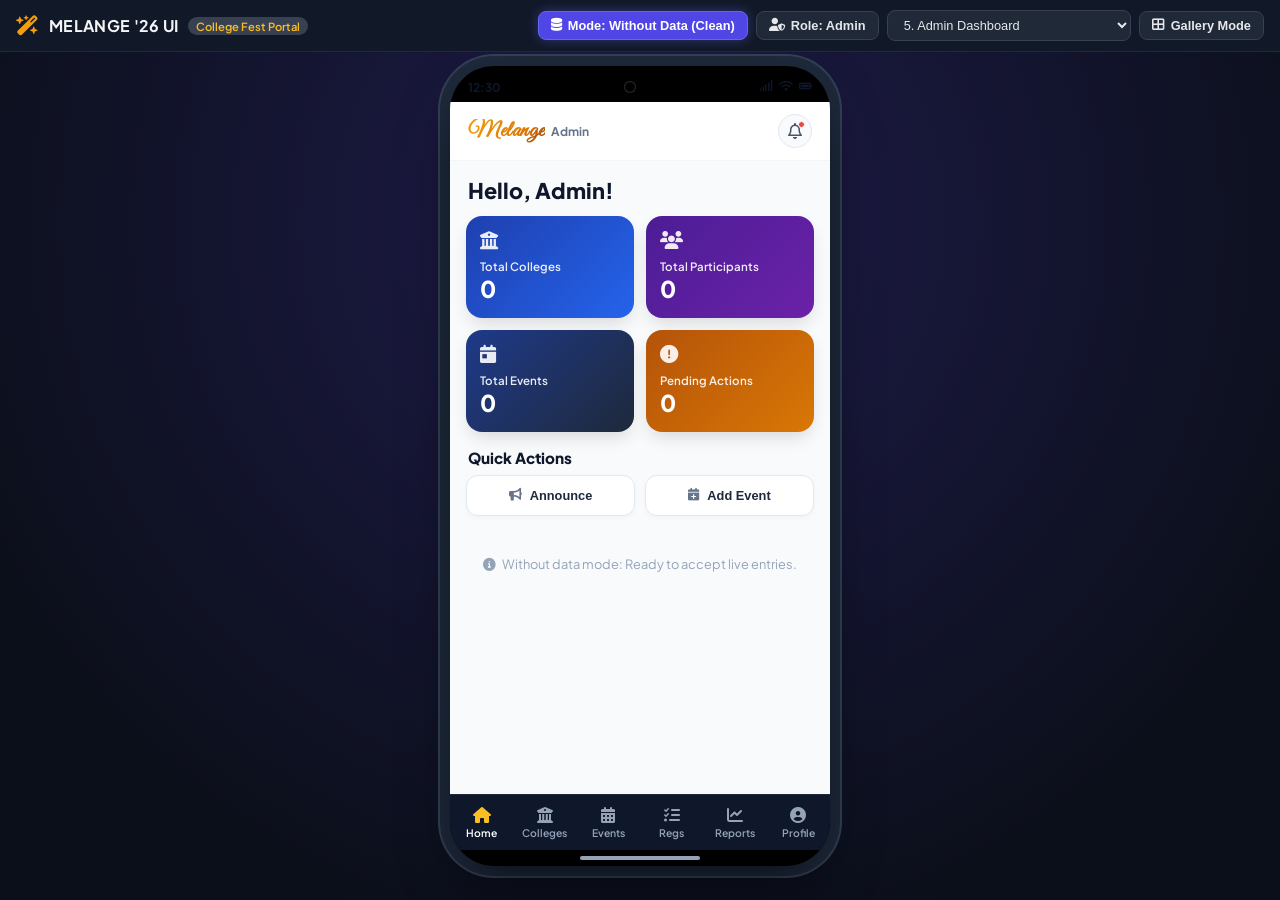
<file: public/gallery.html>
<!DOCTYPE html>
<html lang="en">
<head>
  <meta charset="UTF-8" />
  <meta name="viewport" content="width=device-width, initial-scale=1.0, maximum-scale=1.0, user-scalable=no, viewport-fit=cover" />
  <meta name="mobile-web-app-capable" content="yes" />
  <meta name="apple-mobile-web-app-capable" content="yes" />
  <meta name="apple-mobile-web-app-status-bar-style" content="black-translucent" />
  <title>Melange - College Event Management Portal</title>

  <!-- Google Fonts & Font Awesome Icons -->
  <link rel="preconnect" href="https://fonts.googleapis.com" />
  <link rel="preconnect" href="https://fonts.gstatic.com" crossorigin />
  <link href="https://fonts.googleapis.com/css2?family=Great+Vibes&family=Playfair+Display:ital,wght@1,600&family=Plus+Jakarta+Sans:wght@400;500;600;700;800&family=Outfit:wght@400;600;700&display=swap" rel="stylesheet" />
  <link rel="stylesheet" href="https://cdnjs.cloudflare.com/ajax/libs/font-awesome/6.5.1/css/all.min.css" />

  <style>
    /* ==========================================================================
       MELANGE EVENT MANAGEMENT PORTAL - MOBILE-FIRST STYLES
       Faithful to Official Figma UI Designs
       ========================================================================== */
    :root {
      --primary-purple: #1e1149;
      --deep-purple-gradient: linear-gradient(180deg, #1f0b4d 0%, #0d1b4c 100%);
      --accent-gold: #e5a93c;
      --accent-gold-dark: #b87d19;
      --accent-gold-light: #fbe29f;
      --melange-gold: #d89b34;
      --melange-blue: #1d4ed8;
      --melange-purple-btn: #4c1d95;
      --melange-purple-btn-gradient: linear-gradient(135deg, #44177d 0%, #5b21b6 100%);
      --melange-blue-btn-gradient: linear-gradient(135deg, #1d4ed8 0%, #2563eb 100%);
      --bg-gray: #f8fafc;
      --card-bg: #ffffff;
      --text-dark: #0f172a;
      --text-muted: #64748b;
      --text-sub: #475569;
      --border-light: #e2e8f0;
      --badge-green-bg: #dcfce7;
      --badge-green-text: #15803d;
      --badge-amber-bg: #fef3c7;
      --badge-amber-text: #b45309;
      --badge-red-bg: #fee2e2;
      --badge-red-text: #b91c1c;
      --badge-gray-bg: #f1f5f9;
      --badge-gray-text: #475569;
      --phone-width: 380px;
      --phone-height: 800px;
      /* safe-area fallback for notch phones */
      --safe-top: env(safe-area-inset-top, 0px);
      --safe-bottom: env(safe-area-inset-bottom, 0px);
    }

    * {
      box-sizing: border-box;
      margin: 0;
      padding: 0;
      -webkit-tap-highlight-color: transparent;
    }

    html {
      /* Prevent elastic bounce scroll from showing background on iOS */
      background: #0b0f19;
    }

    body {
      font-family: 'Plus Jakarta Sans', system-ui, -apple-system, sans-serif;
      background-color: #0b0f19;
      color: var(--text-dark);
      /* Use dvh (dynamic viewport height) so iOS Safari address bar is accounted for */
      min-height: 100vh;
      min-height: 100dvh;
      height: 100dvh;
      overflow: hidden;         /* body itself does NOT scroll — inner screen-viewport does */
      display: flex;
      flex-direction: column;
    }

    /* Top Desktop Presentation Bar */
    .desktop-topbar {
      background: #111827;
      border-bottom: 1px solid #1f2937;
      color: #f3f4f6;
      padding: 10px 16px;
      display: flex;
      flex-wrap: wrap;
      align-items: center;
      justify-content: space-between;
      gap: 12px;
      z-index: 1000;
      position: sticky;
      top: 0;
    }

    .brand-group {
      display: flex;
      align-items: center;
      gap: 10px;
    }

    .brand-spark {
      color: #f59e0b;
      font-size: 1.25rem;
    }

    .brand-title {
      font-size: 1rem;
      font-weight: 700;
      letter-spacing: 0.02em;
    }

    .brand-badge {
      background: #374151;
      color: #fbbf24;
      font-size: 0.7rem;
      padding: 2px 8px;
      border-radius: 9999px;
      font-weight: 600;
    }

    .controls-group {
      display: flex;
      flex-wrap: wrap;
      align-items: center;
      gap: 8px;
    }

    .ctrl-pill-btn {
      background: #1f2937;
      border: 1px solid #374151;
      color: #e5e7eb;
      padding: 6px 12px;
      border-radius: 8px;
      font-size: 0.8rem;
      font-weight: 600;
      cursor: pointer;
      display: inline-flex;
      align-items: center;
      gap: 6px;
      transition: all 0.15s ease;
    }

    .ctrl-pill-btn:hover {
      background: #374151;
      color: #ffffff;
    }

    .ctrl-pill-btn.active {
      background: #4f46e5;
      border-color: #6366f1;
      color: #ffffff;
      box-shadow: 0 0 12px rgba(99, 102, 241, 0.4);
    }

    .ctrl-pill-btn.gold-active {
      background: #b45309;
      border-color: #f59e0b;
      color: #ffffff;
    }

    .view-select {
      background: #1f2937;
      border: 1px solid #374151;
      color: #e5e7eb;
      padding: 6px 12px;
      border-radius: 8px;
      font-size: 0.8rem;
      outline: none;
      cursor: pointer;
    }

    /* Main Presentation Stage */
    .presentation-stage {
      flex: 1;
      display: flex;
      align-items: center;
      justify-content: center;
      padding: 20px 10px 40px;
      background: radial-gradient(circle at 50% 20%, #1e1b4b 0%, #0b0f19 80%);
      /* Fill remaining height after the sticky top bar */
      min-height: 0;
      overflow: hidden;
    }

    /* Single Smartphone Frame */
    .phone-simulator-wrapper {
      position: relative;
      width: 100%;
      max-width: var(--phone-width);
      height: var(--phone-height);
      background: #000000;
      border-radius: 44px;
      box-shadow: 0 25px 60px -15px rgba(0, 0, 0, 0.7), 0 0 0 10px #1e293b, 0 0 0 12px #334155;
      overflow: hidden;
      display: flex;
      flex-direction: column;
      margin: 0 auto;
    }

    /* ---- On real phones: strip the bezel and fill 100% screen ---- */
    @media (max-width: 500px) {
      body {
        overflow: hidden;
      }

      .desktop-topbar {
        /* hide the desktop control bar on actual phones */
        display: none;
      }

      .presentation-stage {
        padding: 0;
        background: #f8fafc;
        /* fill the full viewport with no gaps */
        flex: 1;
        align-items: stretch;
        justify-content: stretch;
        min-height: 0;
      }

      .phone-simulator-wrapper {
        max-width: 100vw;
        width: 100%;
        /* Use dynamic viewport height so Safari address-bar is included */
        height: 100dvh;
        min-height: 100dvh;
        border-radius: 0;
        box-shadow: none;
      }
    }

    /* Phone Status Bar (12:30, WiFi, Battery) */
    .phone-status-bar {
      height: 36px;
      padding: 8px 18px 2px;
      display: flex;
      align-items: center;
      justify-content: space-between;
      font-size: 0.75rem;
      font-weight: 700;
      z-index: 100;
      flex-shrink: 0;
      user-select: none;
      color: #0f172a;
      background: transparent;
    }

    .phone-status-bar.dark-status {
      color: #ffffff;
    }

    .status-notch-cam {
      width: 12px;
      height: 12px;
      background: #000000;
      border-radius: 50%;
      box-shadow: inset 0 0 2px rgba(255, 255, 255, 0.4);
    }

    .status-icons {
      display: flex;
      align-items: center;
      gap: 6px;
      font-size: 0.7rem;
    }

    /* Screen Viewport — fills all space between status bar and bottom nav */
    .screen-viewport {
      flex: 1;
      min-height: 0;          /* critical: allows flex child to shrink below content height */
      overflow-y: auto;
      overflow-x: hidden;
      background: #f8fafc;
      position: relative;
      display: flex;
      flex-direction: column;
      scrollbar-width: none;
      -webkit-overflow-scrolling: touch;
      overscroll-behavior-y: contain;  /* prevent pull-to-refresh interfering */
    }

    .screen-viewport::-webkit-scrollbar {
      display: none;
    }

    /* Phone Bottom Home Bar */
    .phone-home-indicator {
      height: 16px;
      background: transparent;
      display: flex;
      align-items: center;
      justify-content: center;
      flex-shrink: 0;
      z-index: 90;
      pointer-events: none;
    }

    .home-indicator-pill {
      width: 120px;
      height: 4px;
      background: #94a3b8;
      border-radius: 9999px;
    }

    .home-indicator-pill.dark-bar {
      background: rgba(255, 255, 255, 0.5);
    }

    /* ==========================================================================
       LOGO STYLING
       ========================================================================== */
    .melange-brand-logo {
      display: inline-flex;
      align-items: center;
      gap: 6px;
      text-decoration: none;
    }

    .melange-logo-text {
      font-family: 'Great Vibes', cursive, 'Playfair Display', serif;
      font-size: 2.2rem;
      font-weight: 600;
      color: #d89b34;
      background: linear-gradient(135deg, #f59e0b 0%, #d97706 70%, #92400e 100%);
      -webkit-background-clip: text;
      -webkit-text-fill-color: transparent;
      line-height: 1;
      letter-spacing: 0.5px;
    }

    .melange-logo-spark {
      display: inline-block;
      margin-left: -4px;
      margin-bottom: 12px;
      color: #f59e0b;
      filter: drop-shadow(0 2px 4px rgba(245, 158, 11, 0.4));
    }

    .melange-logo-text.light-gold {
      background: linear-gradient(135deg, #fef08a 0%, #facc15 50%, #eab308 100%);
      -webkit-background-clip: text;
      -webkit-text-fill-color: transparent;
    }

    /* ==========================================================================
       AUTHENTICATION SCREENS (BOARD 1)
       ========================================================================== */
    .splash-container {
      flex: 1;
      background: linear-gradient(180deg, #1c0d45 0%, #0d1b4c 100%);
      color: #ffffff;
      display: flex;
      flex-direction: column;
      align-items: center;
      justify-content: space-between;
      padding: 40px 24px 30px;
      text-align: center;
      position: relative;
      overflow: hidden;
    }

    .splash-glow {
      position: absolute;
      width: 250px;
      height: 250px;
      background: radial-gradient(circle, rgba(234, 179, 8, 0.15) 0%, transparent 70%);
      top: 25%;
      border-radius: 50%;
      pointer-events: none;
    }

    .splash-center {
      display: flex;
      flex-direction: column;
      align-items: center;
      justify-content: center;
      z-index: 10;
      margin-top: 80px;
    }

    .portal-tag {
      font-size: 0.68rem;
      letter-spacing: 0.16em;
      text-transform: uppercase;
      color: #fef08a;
      font-weight: 700;
      margin-top: 4px;
      margin-bottom: 60px;
    }

    .spinner-ring {
      width: 32px;
      height: 32px;
      border: 3px solid rgba(255, 255, 255, 0.15);
      border-top-color: #eab308;
      border-radius: 50%;
      animation: ringSpin 0.9s linear infinite;
      margin-top: 10px;
    }

    @keyframes ringSpin {
      to { transform: rotate(360deg); }
    }

    .splash-footer-text {
      font-size: 0.8rem;
      color: #cbd5e1;
      font-weight: 500;
      letter-spacing: 0.04em;
    }

    /* Login Screen */
    .auth-page {
      flex: 1;
      background: #fbfbfe;
      display: flex;
      flex-direction: column;
      padding: 24px 24px;
    }

    .auth-header-center {
      text-align: center;
      margin-top: 10px;
      margin-bottom: 24px;
    }

    .auth-welcome-title {
      font-size: 1.35rem;
      font-weight: 800;
      color: #0f172a;
      margin-top: 12px;
      margin-bottom: 4px;
    }

    .auth-welcome-sub {
      font-size: 0.85rem;
      color: #64748b;
      font-weight: 500;
    }

    .input-group {
      margin-bottom: 16px;
      position: relative;
    }

    .input-field-wrapper {
      position: relative;
      display: flex;
      align-items: center;
    }

    .input-icon-left {
      position: absolute;
      left: 14px;
      color: #94a3b8;
      font-size: 0.9rem;
      pointer-events: none;
    }

    .input-icon-right {
      position: absolute;
      right: 14px;
      color: #94a3b8;
      font-size: 0.9rem;
      cursor: pointer;
    }

    .melange-input {
      width: 100%;
      height: 48px;
      background: #f8fafc;
      border: 1px solid #e2e8f0;
      border-radius: 12px;
      padding: 0 42px 0 42px;
      font-size: 0.88rem;
      font-family: inherit;
      color: #0f172a;
      outline: none;
      transition: all 0.2s ease;
    }

    .melange-input:focus {
      background: #ffffff;
      border-color: #6366f1;
      box-shadow: 0 0 0 3px rgba(99, 102, 241, 0.12);
    }

    .show-password-row {
      display: flex;
      justify-content: flex-end;
      align-items: center;
      gap: 6px;
      font-size: 0.78rem;
      color: #64748b;
      margin-top: -6px;
      margin-bottom: 24px;
    }

    .btn-melange-purple {
      width: 100%;
      height: 48px;
      background: var(--melange-purple-btn-gradient);
      color: #ffffff;
      border: none;
      border-radius: 9999px;
      font-size: 0.95rem;
      font-weight: 700;
      cursor: pointer;
      display: flex;
      align-items: center;
      justify-content: center;
      gap: 8px;
      box-shadow: 0 8px 20px -4px rgba(76, 29, 149, 0.4);
      transition: all 0.2s ease;
    }

    .btn-melange-purple:active {
      transform: scale(0.98);
      filter: brightness(0.95);
    }

    .btn-melange-blue {
      width: 100%;
      height: 48px;
      background: var(--melange-blue-btn-gradient);
      color: #ffffff;
      border: none;
      border-radius: 9999px;
      font-size: 0.95rem;
      font-weight: 700;
      cursor: pointer;
      display: flex;
      align-items: center;
      justify-content: center;
      gap: 8px;
      box-shadow: 0 8px 20px -4px rgba(29, 78, 216, 0.35);
      transition: all 0.2s ease;
    }

    .btn-melange-blue:active {
      transform: scale(0.98);
    }

    .link-forgot {
      text-align: center;
      margin-top: 14px;
      font-size: 0.82rem;
      color: #64748b;
      cursor: pointer;
      font-weight: 600;
    }

    .link-forgot:hover {
      color: #4f46e5;
    }

    /* Role Selection Screen */
    .role-select-page {
      flex: 1;
      background: #f8fafc;
      padding: 30px 20px;
      display: flex;
      flex-direction: column;
    }

    .role-title {
      font-size: 1.35rem;
      font-weight: 800;
      text-align: center;
      margin-bottom: 24px;
      color: #0f172a;
    }

    .role-card {
      background: #ffffff;
      border-radius: 20px;
      padding: 24px 20px;
      box-shadow: 0 10px 25px -5px rgba(0, 0, 0, 0.05), 0 8px 10px -6px rgba(0, 0, 0, 0.02);
      border: 1px solid #f1f5f9;
      margin-bottom: 20px;
      display: flex;
      flex-direction: column;
      align-items: center;
      text-align: center;
    }

    .role-icon-box {
      width: 52px;
      height: 52px;
      border-radius: 14px;
      display: flex;
      align-items: center;
      justify-content: center;
      font-size: 1.4rem;
      margin-bottom: 12px;
    }

    .role-icon-admin {
      background: #fffbeb;
      color: #d97706;
      border: 1px solid #fef3c7;
    }

    .role-icon-gs {
      background: #eff6ff;
      color: #2563eb;
      border: 1px solid #dbeafe;
    }

    .role-card-title {
      font-size: 1.1rem;
      font-weight: 800;
      color: #0f172a;
      margin-bottom: 6px;
    }

    .role-card-desc {
      font-size: 0.8rem;
      color: #64748b;
      margin-bottom: 18px;
    }

    /* Password Reset Screen */
    .reset-page {
      flex: 1;
      background: #ffffff;
      padding: 24px 20px;
      display: flex;
      flex-direction: column;
    }

    .reset-title {
      font-size: 1.35rem;
      font-weight: 800;
      color: #0f172a;
      text-align: center;
      margin-top: 16px;
      margin-bottom: 8px;
    }

    .reset-desc {
      font-size: 0.82rem;
      color: #64748b;
      text-align: center;
      line-height: 1.4;
      margin-bottom: 28px;
      padding: 0 10px;
    }

    .alert-success-banner {
      background: #ecfdf5;
      border: 1px solid #a7f3d0;
      border-radius: 12px;
      padding: 12px 14px;
      display: flex;
      align-items: center;
      gap: 10px;
      font-size: 0.8rem;
      color: #065f46;
      font-weight: 600;
      margin-top: 24px;
      box-shadow: 0 4px 12px rgba(16, 185, 129, 0.1);
    }

    /* ==========================================================================
       APP HEADERS & TOP NAVIGATION
       ========================================================================== */
    .app-screen-header {
      padding: 12px 18px;
      background: #ffffff;
      display: flex;
      align-items: center;
      justify-content: space-between;
      border-bottom: 1px solid #f1f5f9;
      position: sticky;
      top: 0;
      z-index: 40;
    }

    .header-brand-title {
      display: flex;
      align-items: baseline;
      gap: 6px;
    }

    .header-brand-title h2 {
      font-size: 1.15rem;
      font-weight: 800;
      color: #1e1b4b;
    }

    .header-brand-title span.role-tag {
      font-size: 0.75rem;
      font-weight: 700;
      color: #64748b;
    }

    .header-actions {
      display: flex;
      align-items: center;
      gap: 12px;
    }

    .icon-btn-round {
      width: 34px;
      height: 34px;
      border-radius: 50%;
      background: #f8fafc;
      border: 1px solid #e2e8f0;
      display: flex;
      align-items: center;
      justify-content: center;
      color: #475569;
      cursor: pointer;
      position: relative;
    }

    .red-dot-badge {
      position: absolute;
      top: 6px;
      right: 6px;
      width: 7px;
      height: 7px;
      background: #ef4444;
      border-radius: 50%;
      border: 1px solid #ffffff;
    }

    .user-avatar-gs {
      width: 32px;
      height: 32px;
      border-radius: 50%;
      background: #475569;
      color: #ffffff;
      font-size: 0.72rem;
      font-weight: 700;
      display: flex;
      align-items: center;
      justify-content: center;
    }

    /* Sub-bar for GS scope notice */
    .gs-scope-notice {
      background: #f1f5f9;
      padding: 4px 16px;
      font-size: 0.68rem;
      color: #64748b;
      font-weight: 600;
      display: flex;
      align-items: center;
      justify-content: space-between;
    }

    /* ==========================================================================
       ADMIN DASHBOARD (BOARD 2)
       ========================================================================== */
    .greeting-title {
      font-size: 1.35rem;
      font-weight: 800;
      color: #0f172a;
      margin: 16px 18px 12px;
    }

    .stats-2x2-grid {
      display: grid;
      grid-template-columns: 1fr 1fr;
      gap: 12px;
      padding: 0 16px 16px;
    }

    .stat-card-colored {
      border-radius: 16px;
      padding: 16px 14px;
      color: #ffffff;
      display: flex;
      flex-direction: column;
      justify-content: space-between;
      min-height: 102px;
      box-shadow: 0 8px 18px -4px rgba(0, 0, 0, 0.15);
      position: relative;
      overflow: hidden;
    }

    .stat-card-blue {
      background: linear-gradient(135deg, #1e40af 0%, #2563eb 100%);
    }

    .stat-card-purple {
      background: linear-gradient(135deg, #4c1d95 0%, #6b21a8 100%);
    }

    .stat-card-navy {
      background: linear-gradient(135deg, #1e3a8a 0%, #1e293b 100%);
    }

    .stat-card-gold {
      background: linear-gradient(135deg, #b45309 0%, #d97706 100%);
    }

    .stat-card-header {
      display: flex;
      align-items: center;
      justify-content: space-between;
      font-size: 1.15rem;
      opacity: 0.9;
    }

    .stat-card-label {
      font-size: 0.72rem;
      font-weight: 600;
      opacity: 0.9;
      margin-top: 8px;
    }

    .stat-card-val {
      font-size: 1.45rem;
      font-weight: 800;
      line-height: 1.1;
      margin-top: 2px;
    }

    /* Quick Actions */
    .section-title {
      font-size: 0.95rem;
      font-weight: 800;
      color: #0f172a;
      padding: 0 18px 8px;
    }

    .quick-actions-row {
      display: flex;
      gap: 10px;
      padding: 0 16px 20px;
    }

    .btn-quick-action {
      flex: 1;
      background: #ffffff;
      border: 1px solid #e2e8f0;
      border-radius: 12px;
      padding: 12px 14px;
      font-size: 0.8rem;
      font-weight: 700;
      color: #1e293b;
      display: flex;
      align-items: center;
      justify-content: center;
      gap: 8px;
      cursor: pointer;
      box-shadow: 0 2px 6px rgba(0, 0, 0, 0.03);
      transition: all 0.15s ease;
    }

    .btn-quick-action:hover {
      background: #f8fafc;
      border-color: #cbd5e1;
    }

    /* College List Cards (Image 2) */
    .college-card {
      background: #ffffff;
      border-radius: 16px;
      padding: 16px;
      margin: 0 16px 12px;
      border: 1px solid #f1f5f9;
      box-shadow: 0 4px 14px rgba(0, 0, 0, 0.03);
    }

    .college-card-header {
      display: flex;
      align-items: center;
      justify-content: space-between;
      margin-bottom: 6px;
    }

    .college-name {
      font-size: 1rem;
      font-weight: 800;
      color: #0f172a;
    }

    .badge-pill {
      font-size: 0.68rem;
      font-weight: 700;
      padding: 3px 8px;
      border-radius: 9999px;
      display: inline-flex;
      align-items: center;
    }

    .badge-active {
      background: #dcfce7;
      color: #15803d;
    }

    .badge-pending {
      background: #fef3c7;
      color: #b45309;
    }

    .badge-closed {
      background: #f1f5f9;
      color: #64748b;
    }

    .badge-full {
      background: #fee2e2;
      color: #b91c1c;
    }

    .college-subtext {
      font-size: 0.78rem;
      color: #64748b;
      margin-bottom: 4px;
    }

    .college-meta-row {
      display: flex;
      align-items: center;
      gap: 6px;
      font-size: 0.78rem;
      color: #475569;
      margin-bottom: 14px;
    }

    .card-actions-row {
      display: flex;
      gap: 8px;
    }

    .btn-card-action {
      flex: 1;
      height: 32px;
      border-radius: 9999px;
      font-size: 0.74rem;
      font-weight: 700;
      display: inline-flex;
      align-items: center;
      justify-content: center;
      gap: 5px;
      cursor: pointer;
      border: 1px solid #cbd5e1;
      background: #ffffff;
      color: #334155;
      transition: all 0.15s ease;
    }

    .btn-card-action.blue-fill {
      background: #1d4ed8;
      border-color: #1d4ed8;
      color: #ffffff;
    }

    .btn-card-action.blue-fill:hover {
      background: #1e40af;
    }

    .btn-card-action.red-outline {
      border-color: #fca5a5;
      color: #dc2626;
    }

    .btn-card-action.red-outline:hover {
      background: #fee2e2;
    }

    .btn-card-action.red-fill {
      background: #dc2626;
      border-color: #dc2626;
      color: #ffffff;
    }

    .btn-card-action.green-fill {
      background: #10b981;
      border-color: #10b981;
      color: #ffffff;
    }

    /* ==========================================================================
       GS PORTAL (BOARD 3)
       ========================================================================== */
    .college-chip-badge {
      display: inline-flex;
      align-items: center;
      gap: 6px;
      background: #1d4ed8;
      color: #ffffff;
      font-size: 0.74rem;
      font-weight: 700;
      padding: 4px 12px;
      border-radius: 9999px;
      margin: 0 18px 14px;
    }

    .gs-stats-card {
      background: #ffffff;
      border-radius: 18px;
      padding: 16px;
      margin: 0 16px 16px;
      border: 1px solid #f1f5f9;
      box-shadow: 0 4px 14px rgba(0, 0, 0, 0.03);
    }

    .gs-stats-header {
      font-size: 0.82rem;
      font-weight: 800;
      color: #0f172a;
      margin-bottom: 12px;
    }

    .gs-stats-grid {
      display: grid;
      grid-template-columns: 1fr 1fr;
      gap: 12px;
    }

    .gs-stat-box {
      background: #f8fafc;
      border: 1px solid #f1f5f9;
      border-radius: 12px;
      padding: 10px 12px;
    }

    .gs-stat-title {
      font-size: 0.7rem;
      color: #64748b;
      font-weight: 600;
    }

    .gs-stat-number {
      font-size: 1.25rem;
      font-weight: 800;
      color: #0f172a;
      margin-top: 2px;
    }

    .circular-progress-wrap {
      display: flex;
      align-items: center;
      gap: 10px;
    }

    .circular-svg {
      width: 44px;
      height: 44px;
      transform: rotate(-90deg);
    }

    .circular-bg {
      fill: none;
      stroke: #e2e8f0;
      stroke-width: 4;
    }

    .circular-fill {
      fill: none;
      stroke: #7c3aed;
      stroke-width: 4;
      stroke-linecap: round;
      stroke-dasharray: 100;
      stroke-dashoffset: 25; /* 75% */
      transition: stroke-dashoffset 0.6s ease;
    }

    /* Event Slot Cards (Image 3) */
    .event-slot-card {
      background: #ffffff;
      border-radius: 16px;
      padding: 16px;
      margin: 0 16px 12px;
      border: 1px solid #f1f5f9;
      box-shadow: 0 4px 14px rgba(0, 0, 0, 0.03);
    }

    .event-slot-title {
      font-size: 1rem;
      font-weight: 800;
      color: #0f172a;
    }

    .event-slot-desc {
      font-size: 0.78rem;
      color: #64748b;
      margin: 4px 0 6px;
    }

    .event-slot-count {
      font-size: 0.76rem;
      font-weight: 700;
      color: #475569;
      margin-bottom: 12px;
    }

    .btn-gold-add-slot {
      width: 100%;
      height: 38px;
      background: linear-gradient(135deg, #d97706 0%, #f59e0b 100%);
      color: #ffffff;
      border: none;
      border-radius: 9999px;
      font-size: 0.8rem;
      font-weight: 700;
      cursor: pointer;
      display: flex;
      align-items: center;
      justify-content: center;
      gap: 6px;
      box-shadow: 0 4px 12px rgba(245, 158, 11, 0.25);
    }

    .btn-gold-add-slot:active {
      transform: scale(0.98);
    }

    /* Reports Download Box */
    .reports-card-box {
      background: #ffffff;
      border-radius: 16px;
      padding: 16px;
      margin: 0 16px 20px;
      border: 1px solid #f1f5f9;
      box-shadow: 0 4px 14px rgba(0, 0, 0, 0.03);
    }

    .btn-download-pdf-excel {
      width: 100%;
      height: 42px;
      background: #ffffff;
      border: 1px solid #cbd5e1;
      border-radius: 12px;
      font-size: 0.78rem;
      font-weight: 700;
      color: #1e293b;
      display: flex;
      align-items: center;
      justify-content: center;
      gap: 8px;
      cursor: pointer;
      margin-top: 10px;
      transition: all 0.15s ease;
    }

    .btn-download-pdf-excel:hover {
      background: #f8fafc;
      border-color: #94a3b8;
    }

    /* ==========================================================================
       FORMS & INPUTS (ADD PARTICIPANT & CREATE EVENT)
       ========================================================================== */
    .form-page-container {
      flex: 1;
      padding: 16px 18px 24px;
      background: #ffffff;
      display: flex;
      flex-direction: column;
    }

    .form-header-bar {
      display: flex;
      align-items: center;
      gap: 12px;
      margin-bottom: 12px;
    }

    .form-header-bar h2 {
      font-size: 1.15rem;
      font-weight: 800;
      color: #0f172a;
    }

    .form-field-label {
      font-size: 0.76rem;
      font-weight: 700;
      color: #334155;
      margin-bottom: 5px;
      display: block;
    }

    .form-select {
      width: 100%;
      height: 44px;
      background: #f8fafc;
      border: 1px solid #e2e8f0;
      border-radius: 10px;
      padding: 0 12px;
      font-size: 0.85rem;
      color: #0f172a;
      outline: none;
      font-family: inherit;
    }

    .form-textarea {
      width: 100%;
      height: 70px;
      background: #f8fafc;
      border: 1px solid #e2e8f0;
      border-radius: 10px;
      padding: 10px 12px;
      font-size: 0.85rem;
      color: #0f172a;
      outline: none;
      font-family: inherit;
      resize: none;
    }

    .pills-selector-row {
      display: flex;
      gap: 6px;
      margin-bottom: 14px;
    }

    .pill-select-opt {
      flex: 1;
      height: 36px;
      border: 1px solid #e2e8f0;
      border-radius: 8px;
      background: #f8fafc;
      font-size: 0.78rem;
      font-weight: 700;
      color: #475569;
      display: flex;
      align-items: center;
      justify-content: center;
      cursor: pointer;
      transition: all 0.15s ease;
    }

    .pill-select-opt.selected {
      background: #dbeafe;
      border-color: #93c5fd;
      color: #1d4ed8;
    }

    .stepper-counter-box {
      display: flex;
      align-items: center;
      background: #f8fafc;
      border: 1px solid #e2e8f0;
      border-radius: 10px;
      height: 44px;
      padding: 0 4px;
    }

    .stepper-btn {
      width: 34px;
      height: 34px;
      border-radius: 8px;
      border: none;
      background: #e2e8f0;
      color: #1e293b;
      font-weight: 700;
      font-size: 1rem;
      cursor: pointer;
      display: flex;
      align-items: center;
      justify-content: center;
    }

    .stepper-val {
      flex: 1;
      text-align: center;
      font-size: 0.9rem;
      font-weight: 700;
      color: #0f172a;
    }

    /* Floating Action Button (+) */
    .fab-btn-plus {
      position: absolute;
      bottom: 84px;
      right: 20px;
      width: 48px;
      height: 48px;
      background: #1d4ed8;
      color: #ffffff;
      border-radius: 50%;
      border: none;
      font-size: 1.25rem;
      display: flex;
      align-items: center;
      justify-content: center;
      box-shadow: 0 10px 20px rgba(29, 78, 216, 0.4);
      cursor: pointer;
      z-index: 45;
      transition: all 0.2s ease;
    }

    .fab-btn-plus:hover {
      transform: scale(1.08);
    }

    /* Category list item */
    .category-row-card {
      background: #ffffff;
      border-radius: 14px;
      padding: 14px 16px;
      margin: 0 16px 10px;
      border: 1px solid #f1f5f9;
      display: flex;
      align-items: center;
      justify-content: space-between;
      box-shadow: 0 2px 6px rgba(0, 0, 0, 0.02);
    }

    /* Bottom Navigation Bar — fixed to bottom of phone frame */
    .mobile-bottom-navbar {
      height: 56px;
      /* Add safe area so content is not behind iPhone home indicator */
      padding-bottom: env(safe-area-inset-bottom, 0px);
      /* Increase total height by safe area on notch phones */
      min-height: calc(56px + env(safe-area-inset-bottom, 0px));
      background: #0f172a;
      display: flex;
      align-items: center;
      justify-content: space-around;
      border-top: 1px solid #1e293b;
      flex-shrink: 0;
      z-index: 50;
    }

    .nav-tab-item {
      display: flex;
      flex-direction: column;
      align-items: center;
      justify-content: center;
      color: #94a3b8;
      font-size: 0.65rem;
      font-weight: 600;
      gap: 3px;
      cursor: pointer;
      flex: 1;
      height: 100%;
      transition: all 0.15s ease;
    }

    .nav-tab-item i {
      font-size: 1rem;
    }

    .nav-tab-item.active {
      color: #ffffff;
    }

    .nav-tab-item.active i {
      color: #fbbf24;
    }

    /* Modal Sheet Styling */
    .modal-backdrop-dim {
      position: absolute;
      inset: 0;
      background: rgba(15, 23, 42, 0.65);
      backdrop-filter: blur(2px);
      z-index: 200;
      display: flex;
      align-items: flex-end;
      animation: fadeIn 0.2s ease;
    }

    .modal-bottom-sheet {
      width: 100%;
      background: #ffffff;
      border-radius: 24px 24px 0 0;
      padding: 20px 20px 28px;
      box-shadow: 0 -10px 30px rgba(0, 0, 0, 0.2);
      animation: slideUp 0.25s cubic-bezier(0.16, 1, 0.3, 1);
      max-height: 85%;
      overflow-y: auto;
    }

    @keyframes fadeIn {
      from { opacity: 0; }
      to { opacity: 1; }
    }

    @keyframes slideUp {
      from { transform: translateY(100%); }
      to { transform: translateY(0); }
    }

    .sheet-drag-handle {
      width: 40px;
      height: 4px;
      background: #cbd5e1;
      border-radius: 9999px;
      margin: 0 auto 14px;
    }

    /* Filter Option Badges */
    .filter-options-grid {
      display: flex;
      flex-wrap: wrap;
      gap: 8px;
      margin-bottom: 16px;
    }

    .filter-pill-checkbox {
      background: #f1f5f9;
      border: 1px solid #e2e8f0;
      border-radius: 8px;
      padding: 6px 12px;
      font-size: 0.74rem;
      font-weight: 600;
      color: #475569;
      cursor: pointer;
      display: inline-flex;
      align-items: center;
      gap: 6px;
    }

    .filter-pill-checkbox.checked {
      background: #eff6ff;
      border-color: #3b82f6;
      color: #1d4ed8;
      font-weight: 700;
    }

    /* Empty State View */
    .empty-state-view {
      flex: 1;
      display: flex;
      flex-direction: column;
      align-items: center;
      justify-content: center;
      padding: 30px 24px;
      text-align: center;
    }

    .empty-doc-illustration {
      width: 110px;
      height: 110px;
      margin-bottom: 20px;
      filter: drop-shadow(0 10px 15px rgba(99, 102, 241, 0.15));
    }

    .empty-title {
      font-size: 1.15rem;
      font-weight: 800;
      color: #0f172a;
      margin-bottom: 6px;
    }

    .empty-desc {
      font-size: 0.8rem;
      color: #64748b;
      margin-bottom: 20px;
      max-width: 240px;
      line-height: 1.4;
    }

    /* Gallery Mode Grid */
    .gallery-stage {
      display: none;
      width: 100%;
      padding: 30px 20px;
      overflow-x: auto;
    }

    .gallery-board-title {
      color: #f8fafc;
      font-size: 1.25rem;
      font-weight: 800;
      margin-bottom: 4px;
      text-align: center;
    }

    .gallery-board-sub {
      color: #94a3b8;
      font-size: 0.85rem;
      margin-bottom: 24px;
      text-align: center;
    }

    .gallery-4cols {
      display: grid;
      grid-template-columns: repeat(auto-fit, minmax(320px, 1fr));
      gap: 24px;
      max-width: 1440px;
      margin: 0 auto 40px;
    }

    .gallery-phone-card {
      background: #000000;
      border-radius: 36px;
      height: 680px;
      box-shadow: 0 20px 40px rgba(0, 0, 0, 0.5), 0 0 0 6px #1e293b;
      overflow: hidden;
      display: flex;
      flex-direction: column;
    }

    .gallery-screen-label {
      text-align: center;
      color: #94a3b8;
      font-size: 0.8rem;
      font-weight: 700;
      margin-top: 10px;
    }

    /* Floating Toast */
    .app-toast-box {
      position: absolute;
      top: 50px;
      left: 18px;
      right: 18px;
      background: #1e293b;
      color: #ffffff;
      border-radius: 12px;
      padding: 10px 14px;
      display: flex;
      align-items: center;
      gap: 10px;
      font-size: 0.8rem;
      font-weight: 600;
      box-shadow: 0 10px 25px rgba(0, 0, 0, 0.25);
      z-index: 300;
      animation: slideDown 0.25s ease;
    }

    @keyframes slideDown {
      from { transform: translateY(-20px); opacity: 0; }
      to { transform: translateY(0); opacity: 1; }
    }
  </style>
</head>
<body>

  <!-- ========================================================================
       TOP CONTROL BAR FOR USER INSPECTION & DATA TOGGLING
       ======================================================================== -->
  <header class="desktop-topbar">
    <div class="brand-group">
      <i class="fa-solid fa-wand-magic-sparkles brand-spark"></i>
      <span class="brand-title">MELANGE '26 UI</span>
      <span class="brand-badge">College Fest Portal</span>
    </div>

    <!-- Data Mode Toggle & Role & View Selectors -->
    <div class="controls-group">
      <!-- Data Mode Toggle -->
      <button id="toggleDataBtn" class="ctrl-pill-btn active" title="Switch between Empty (Without Data) and Sample Preview Data">
        <i class="fa-solid fa-database"></i>
        <span id="dataModeLabel">Mode: Without Data (Clean)</span>
      </button>

      <!-- Role Switcher -->
      <button id="switchRoleBtn" class="ctrl-pill-btn" title="Toggle current user role">
        <i class="fa-solid fa-user-shield"></i>
        <span id="roleLabel">Role: Admin</span>
      </button>

      <!-- View Selector -->
      <select id="screenJumpSelect" class="view-select" title="Jump directly to any screen">
        <optgroup label="Board 1: Authentication">
          <option value="splash">1. Splash Screen</option>
          <option value="login">2. Login Screen</option>
          <option value="role_select">3. Role Based Login</option>
          <option value="reset_password">4. Password Reset</option>
        </optgroup>
        <optgroup label="Board 2: Admin Portal">
          <option value="admin_dashboard" selected>5. Admin Dashboard</option>
          <option value="admin_colleges">6. College Management</option>
          <option value="admin_events">7. Admin Event Management</option>
          <option value="admin_regs">8. Registrations Overview</option>
        </optgroup>
        <optgroup label="Board 3: College GS Portal">
          <option value="gs_dashboard">9. GS Dashboard Home</option>
          <option value="gs_participants">10. Participant Management</option>
          <option value="gs_add_participant">11. Add New Participant</option>
          <option value="gs_reports">12. Events & Reports</option>
        </optgroup>
        <optgroup label="Board 4: Events & CRUD">
          <option value="events_crud">13. Events List & Category Filter</option>
          <option value="create_event">14. Create New Event</option>
          <option value="categories">15. Event Categories</option>
          <option value="delete_modal">16. Delete Event Dialog</option>
        </optgroup>
        <optgroup label="Board 5: Registrations & Filters">
          <option value="regs_list">17. Registrations List View</option>
          <option value="filter_modal">18. Filter & Sort Modal</option>
          <option value="reg_details">19. Registration Details</option>
          <option value="empty_state">20. Empty State Screen</option>
        </optgroup>
      </select>

      <!-- Gallery Mode Switcher -->
      <button id="galleryToggleBtn" class="ctrl-pill-btn" title="View all screens side-by-side like Figma boards">
        <i class="fa-solid fa-table-cells-large"></i>
        <span>Gallery Mode</span>
      </button>
    </div>
  </header>

  <!-- ========================================================================
       SINGLE SMARTPHONE SIMULATOR (DEFAULT INTERACTIVE STAGE)
       ======================================================================== -->
  <main id="singlePhoneStage" class="presentation-stage">
    <div class="phone-simulator-wrapper">

      <!-- Toast Notification Alert -->
      <div id="toastBox" class="app-toast-box" style="display: none;">
        <i class="fa-solid fa-circle-check" style="color: #10b981;"></i>
        <span id="toastMsg">Action completed successfully</span>
      </div>

      <!-- Android Top Status Bar -->
      <div id="phoneStatusBar" class="phone-status-bar">
        <span>12:30</span>
        <div class="status-notch-cam"></div>
        <div class="status-icons">
          <i class="fa-solid fa-signal"></i>
          <i class="fa-solid fa-wifi"></i>
          <i class="fa-solid fa-battery-full"></i>
        </div>
      </div>

      <!-- Scrollable Screen Viewport -->
      <div id="screenViewport" class="screen-viewport">
        <!-- Screens are rendered dynamically here -->
      </div>

      <!-- Bottom Navigation Bar (Shown on Dashboard & Management screens) -->
      <nav id="mobileBottomNav" class="mobile-bottom-navbar">
        <!-- Nav items dynamically injected according to role & screen -->
      </nav>

      <!-- Android Home Indicator Pill -->
      <div id="homeIndicatorWrap" class="phone-home-indicator">
        <div id="homeIndicatorPill" class="home-indicator-pill"></div>
      </div>

    </div>
  </main>

  <!-- ========================================================================
       GALLERY STAGE (SHOWS ALL 5 BOARDS SIDE-BY-SIDE LIKE FIGMA BOARDS)
       ======================================================================== -->
  <div id="galleryStage" class="gallery-stage">
    <div id="galleryContainer"></div>
  </div>

  <!-- ========================================================================
       MODAL BOTTOM SHEETS (FILTER & SORT, DELETE CONFIRMATION, ANNOUNCE)
       ======================================================================== -->
  <div id="activeModalOverlay" class="modal-backdrop-dim" style="display: none;" onclick="App.closeModal(event)">
    <div id="activeModalContent" class="modal-bottom-sheet" onclick="event.stopPropagation()">
      <!-- Injected modal content -->
    </div>
  </div>

  <!-- ========================================================================
       APPLICATION JAVASCRIPT & STATE ENGINE
       ======================================================================== -->
  <script>
    /**
     * Melange College Fest Portal - Mobile UI State Engine
     * Pure Client-Side, Works Standalone "Without Data" or "With Sample Data"
     */
    const App = {
      // Configuration & State
      state: {
        mode: 'without_data', // 'without_data' | 'with_data'
        currentRole: 'admin', // 'admin' | 'gs'
        currentScreen: 'admin_dashboard', // active screen ID
        isGalleryMode: false,
        passwordShown: false,
        activeCategoryFilter: true,
        selectedCategory: 'all',
        searchQuery: '',
        activeFilters: {
          colleges: ['All Colleges'],
          events: [],
          years: [],
          statuses: ['Pending', 'Approved']
        },
        selectedRegistration: null,
        deletingEvent: null,
        // Dynamic In-Memory Store
        data: {
          colleges: [],
          events: [],
          participants: [],
          registrations: [],
          categories: []
        }
      },

      // Sample Data Mockup (Matches the 5 Uploaded Images Exactly)
      sampleData: {
        colleges: [
          { id: 'c1', name: "St. Xavier's College", status: 'Active', gs: 'Rahul Sharma (GS)', participants: 142 },
          { id: 'c2', name: 'IIT Bombay', status: 'Active', gs: 'Sneha Patel (GS)', participants: 98 },
          { id: 'c3', name: 'KJ Somaiya College', status: 'Active', gs: 'Aditya Patil (GS)', participants: 64 },
          { id: 'c4', name: 'Mithibai College', status: 'Active', gs: 'Rhea Joshi (GS)', participants: 85 }
        ],
        events: [
          {
            id: 'e1',
            name: 'Battle of the Bands',
            category: 'Music & Dance',
            categoryKey: 'music',
            date: 'Feb 22, 2026',
            time: '10:00 AM',
            venue: 'Main Amphitheatre',
            status: 'Open',
            statusBadge: 'Registration Open',
            badgeClass: 'badge-active',
            slotsUsed: 2,
            slotsTotal: 5,
            icon: 'fa-solid fa-music',
            iconColor: '#7c3aed',
            desc: 'Heavy metal and rock bands battle for the ultimate trophy.'
          },
          {
            id: 'e2',
            name: 'Fashion Show',
            category: 'Fashion & Art',
            categoryKey: 'fashion',
            date: 'Feb 23, 2026',
            time: '02:00 PM',
            venue: 'Grand Auditorium',
            status: 'Full',
            statusBadge: 'Registration Closed',
            badgeClass: 'badge-closed',
            slotsUsed: 5,
            slotsTotal: 10,
            icon: 'fa-solid fa-pen-ruler',
            iconColor: '#2563eb',
            desc: 'Thematic ramp walk and haute couture college styling.'
          },
          {
            id: 'e3',
            name: 'Street Play',
            category: 'Drama',
            categoryKey: 'drama',
            date: 'Feb 24, 2026',
            time: '11:30 AM',
            venue: 'College Quadrangle',
            status: 'Closed',
            statusBadge: 'Registration Closed',
            badgeClass: 'badge-closed',
            slotsUsed: 4,
            slotsTotal: 4,
            icon: 'fa-solid fa-masks-theater',
            iconColor: '#9333ea',
            desc: 'Social awareness street nukkad natak performances.'
          },
          {
            id: 'e4',
            name: 'LAN Gaming',
            category: 'Gaming',
            categoryKey: 'gaming',
            date: 'Feb 22, 2026',
            time: '01:00 PM',
            venue: 'Tech Arena Lab 3',
            status: 'Open',
            statusBadge: 'Registration Open',
            badgeClass: 'badge-active',
            slotsUsed: 8,
            slotsTotal: 16,
            icon: 'fa-solid fa-gamepad',
            iconColor: '#059669',
            desc: 'Valorant & FIFA 26 collegiate championship.'
          }
        ],
        categories: [
          { id: 'cat1', name: 'Music & Dance', count: 5, icon: 'fa-music' },
          { id: 'cat2', name: 'Fashion & Art', count: 3, icon: 'fa-pen-ruler' },
          { id: 'cat3', name: 'Drama', count: 4, icon: 'fa-masks-theater' },
          { id: 'cat4', name: 'Gaming', count: 2, icon: 'fa-gamepad' }
        ],
        participants: [
          {
            id: 'p1',
            name: 'Aarav Mehta',
            college: "St. Xavier's College",
            dept: 'Computer Science',
            year: '3rd Year',
            phone: '+91 98765 43210',
            email: 'aarav@example.com',
            event: 'Battle of the Bands',
            status: 'Pending'
          },
          {
            id: 'p2',
            name: 'Pooja Roy',
            college: 'IIT Bombay',
            dept: 'BMM',
            year: '2nd Year',
            phone: '+91 98765 11223',
            email: 'pooja.roy@iitb.ac.in',
            event: 'Fashion Show',
            status: 'Approved'
          }
        ],
        registrations: [
          {
            id: 'reg1',
            studentName: 'Aarav Mehta',
            initials: 'AM',
            college: "St. Xavier's College",
            studentId: 'SX-2026-405',
            event: 'Battle of the Bands',
            email: 'aarav.m@email.com',
            phone: '+91 98765 43210',
            year: '3rd Year',
            dept: 'Computer Science',
            status: 'Pending',
            statusClass: 'badge-pending'
          },
          {
            id: 'reg2',
            studentName: 'Priya Sharma',
            initials: 'PS',
            college: 'IIT Bombay',
            studentId: 'IITB-26-102',
            event: 'Fashion Show',
            email: 'priya.s@iitb.ac.in',
            phone: '+91 98112 33445',
            year: '2nd Year',
            dept: 'Design & Arts',
            status: 'Approved',
            statusClass: 'badge-active'
          },
          {
            id: 'reg3',
            studentName: 'Rohan Das',
            initials: 'RD',
            college: 'KJ Somaiya',
            studentId: 'KJS-26-789',
            event: 'Street Play',
            email: 'rohan.das@somaiya.edu',
            phone: '+91 97654 32109',
            year: '4th Year',
            dept: 'Commerce',
            status: 'Rejected',
            statusClass: 'badge-full'
          }
        ]
      },

      // Initialize App
      init() {
        this.loadMode();
        this.bindEvents();
        this.render();
      },

      loadMode() {
        if (this.state.mode === 'with_data') {
          this.state.data = JSON.parse(JSON.stringify(this.sampleData));
        } else {
          // Without data mode: empty lists as requested
          this.state.data = {
            colleges: [],
            events: [],
            categories: [
              { id: 'cat1', name: 'Music & Dance', count: 0, icon: 'fa-music' },
              { id: 'cat2', name: 'Fashion & Art', count: 0, icon: 'fa-pen-ruler' },
              { id: 'cat3', name: 'Drama', count: 0, icon: 'fa-masks-theater' },
              { id: 'cat4', name: 'Gaming', count: 0, icon: 'fa-gamepad' }
            ],
            participants: [],
            registrations: []
          };
        }
      },

      bindEvents() {
        // Toggle Without Data vs With Data
        document.getElementById('toggleDataBtn').addEventListener('click', () => {
          this.state.mode = (this.state.mode === 'without_data') ? 'with_data' : 'without_data';
          this.loadMode();
          document.getElementById('dataModeLabel').innerText = (this.state.mode === 'without_data')
            ? 'Mode: Without Data (Clean)'
            : 'Mode: With Sample Data';
          document.getElementById('toggleDataBtn').classList.toggle('gold-active', this.state.mode === 'with_data');
          this.showToast((this.state.mode === 'without_data') ? 'Clean state: 0 data loaded' : 'Sample design data loaded');
          this.render();
        });

        // Switch Role
        document.getElementById('switchRoleBtn').addEventListener('click', () => {
          this.state.currentRole = (this.state.currentRole === 'admin') ? 'gs' : 'admin';
          document.getElementById('roleLabel').innerText = `Role: ${this.state.currentRole === 'admin' ? 'Admin' : 'College GS'}`;
          this.state.currentScreen = (this.state.currentRole === 'admin') ? 'admin_dashboard' : 'gs_dashboard';
          document.getElementById('screenJumpSelect').value = this.state.currentScreen;
          this.showToast(`Switched view to ${this.state.currentRole.toUpperCase()}`);
          this.render();
        });

        // Jump to screen from select
        document.getElementById('screenJumpSelect').addEventListener('change', (e) => {
          this.navigateTo(e.target.value);
        });

        // Gallery Mode toggle
        document.getElementById('galleryToggleBtn').addEventListener('click', () => {
          this.state.isGalleryMode = !this.state.isGalleryMode;
          document.getElementById('galleryToggleBtn').classList.toggle('active', this.state.isGalleryMode);
          if (this.state.isGalleryMode) {
            document.getElementById('singlePhoneStage').style.display = 'none';
            document.getElementById('galleryStage').style.display = 'block';
            this.renderGallery();
          } else {
            document.getElementById('singlePhoneStage').style.display = 'flex';
            document.getElementById('galleryStage').style.display = 'none';
            this.render();
          }
        });
      },

      navigateTo(screenId) {
        this.state.currentScreen = screenId;
        document.getElementById('screenJumpSelect').value = screenId;
        // Auto update role if jumping to role-specific screens
        if (screenId.startsWith('admin_')) this.state.currentRole = 'admin';
        if (screenId.startsWith('gs_')) this.state.currentRole = 'gs';
        document.getElementById('roleLabel').innerText = `Role: ${this.state.currentRole === 'admin' ? 'Admin' : 'College GS'}`;
        this.closeModal();
        this.render();
      },

      showToast(msg) {
        const box = document.getElementById('toastBox');
        document.getElementById('toastMsg').innerText = msg;
        box.style.display = 'flex';
        setTimeout(() => { box.style.display = 'none'; }, 3200);
      },

      closeModal(e) {
        if (e) e.stopPropagation();
        document.getElementById('activeModalOverlay').style.display = 'none';
      },

      openModal(html) {
        document.getElementById('activeModalContent').innerHTML = html;
        document.getElementById('activeModalOverlay').style.display = 'flex';
      },

      // Export / Download CSV File for Reports
      downloadParticipantRoster() {
        const list = (this.state.data.participants.length > 0)
          ? this.state.data.participants
          : this.sampleData.participants;

        let csv = "Student Name,College,Department,Academic Year,Event,Phone,Email,Status\n";
        list.forEach(p => {
          csv += `"${p.name}","${p.college}","${p.dept}","${p.year}","${p.event}","${p.phone}","${p.email}","${p.status}"\n`;
        });

        const blob = new Blob([csv], { type: 'text/csv;charset=utf-8;' });
        const url = URL.createObjectURL(blob);
        const link = document.createElement("a");
        link.setAttribute("href", url);
        link.setAttribute("download", "Melange26_Participant_Roster_StXaviers.csv");
        document.body.appendChild(link);
        link.click();
        document.body.removeChild(link);
        this.showToast("Roster CSV downloaded successfully!");
      },

      // ======================================================================
      // RENDER CORE
      // ======================================================================
      render() {
        const viewport = document.getElementById('screenViewport');
        const statusBar = document.getElementById('phoneStatusBar');
        const bottomNav = document.getElementById('mobileBottomNav');
        const homePill = document.getElementById('homeIndicatorPill');

        // Dark or light status bar based on screen
        if (this.state.currentScreen === 'splash') {
          statusBar.className = 'phone-status-bar dark-status';
          homePill.className = 'home-indicator-pill dark-bar';
          bottomNav.style.display = 'none';
        } else {
          statusBar.className = 'phone-status-bar';
          homePill.className = 'home-indicator-pill';
        }

        // Render target screen HTML
        let html = '';
        switch (this.state.currentScreen) {
          case 'splash':
            html = this.views.splash();
            bottomNav.style.display = 'none';
            break;
          case 'login':
            html = this.views.login();
            bottomNav.style.display = 'none';
            break;
          case 'role_select':
            html = this.views.roleSelect();
            bottomNav.style.display = 'none';
            break;
          case 'reset_password':
            html = this.views.resetPassword();
            bottomNav.style.display = 'none';
            break;
          case 'admin_dashboard':
            html = this.views.adminDashboard();
            this.renderBottomNav('admin');
            break;
          case 'admin_colleges':
            html = this.views.adminColleges();
            this.renderBottomNav('admin', 'colleges');
            break;
          case 'admin_events':
            html = this.views.adminEvents();
            this.renderBottomNav('admin', 'events');
            break;
          case 'admin_regs':
            html = this.views.adminRegs();
            this.renderBottomNav('admin', 'regs');
            break;
          case 'gs_dashboard':
            html = this.views.gsDashboard();
            this.renderBottomNav('gs', 'home');
            break;
          case 'gs_participants':
            html = this.views.gsParticipants();
            this.renderBottomNav('gs', 'participants');
            break;
          case 'gs_add_participant':
            html = this.views.gsAddParticipant();
            this.renderBottomNav('gs', 'participants');
            break;
          case 'gs_reports':
            html = this.views.gsReports();
            this.renderBottomNav('gs', 'reports');
            break;
          case 'events_crud':
            html = this.views.eventsCrud();
            this.renderBottomNav('events_module', 'events');
            break;
          case 'create_event':
            html = this.views.createEvent();
            this.renderBottomNav('events_module', 'create');
            break;
          case 'categories':
            html = this.views.categories();
            this.renderBottomNav('events_module', 'categories');
            break;
          case 'regs_list':
            html = this.views.regsList();
            this.renderBottomNav('regs_module', 'regs');
            break;
          case 'reg_details':
            html = this.views.regDetails();
            bottomNav.style.display = 'none';
            break;
          case 'empty_state':
            html = this.views.emptyState();
            this.renderBottomNav('regs_module', 'regs');
            break;
          default:
            html = this.views.adminDashboard();
            this.renderBottomNav('admin');
        }

        viewport.innerHTML = html;
        viewport.scrollTop = 0;
      },

      // Render Bottom Navigation Bar
      renderBottomNav(group, activeTab = 'home') {
        const nav = document.getElementById('mobileBottomNav');
        nav.style.display = 'flex';

        if (group === 'admin') {
          nav.innerHTML = `
            <div class="nav-tab-item ${activeTab === 'home' ? 'active' : ''}" onclick="App.navigateTo('admin_dashboard')">
              <i class="fa-solid fa-house"></i>
              <span>Home</span>
            </div>
            <div class="nav-tab-item ${activeTab === 'colleges' ? 'active' : ''}" onclick="App.navigateTo('admin_colleges')">
              <i class="fa-solid fa-building-columns"></i>
              <span>Colleges</span>
            </div>
            <div class="nav-tab-item ${activeTab === 'events' ? 'active' : ''}" onclick="App.navigateTo('admin_events')">
              <i class="fa-solid fa-calendar-days"></i>
              <span>Events</span>
            </div>
            <div class="nav-tab-item ${activeTab === 'regs' ? 'active' : ''}" onclick="App.navigateTo('admin_regs')">
              <i class="fa-solid fa-list-check"></i>
              <span>Regs</span>
            </div>
            <div class="nav-tab-item" onclick="App.navigateTo('gs_reports')">
              <i class="fa-solid fa-chart-line"></i>
              <span>Reports</span>
            </div>
            <div class="nav-tab-item" onclick="App.navigateTo('role_select')">
              <i class="fa-solid fa-circle-user"></i>
              <span>Profile</span>
            </div>
          `;
        } else if (group === 'gs') {
          nav.innerHTML = `
            <div class="nav-tab-item ${activeTab === 'home' ? 'active' : ''}" onclick="App.navigateTo('gs_dashboard')">
              <i class="fa-solid fa-house"></i>
              <span>Home</span>
            </div>
            <div class="nav-tab-item ${activeTab === 'participants' ? 'active' : ''}" onclick="App.navigateTo('gs_participants')">
              <i class="fa-solid fa-users"></i>
              <span>Participants</span>
            </div>
            <div class="nav-tab-item" onclick="App.navigateTo('events_crud')">
              <i class="fa-solid fa-calendar-check"></i>
              <span>Events</span>
            </div>
            <div class="nav-tab-item ${activeTab === 'reports' ? 'active' : ''}" onclick="App.navigateTo('gs_reports')">
              <i class="fa-solid fa-file-invoice"></i>
              <span>Reports</span>
            </div>
            <div class="nav-tab-item" onclick="App.navigateTo('role_select')">
              <i class="fa-solid fa-circle-user"></i>
              <span>Profile</span>
            </div>
          `;
        } else if (group === 'events_module') {
          nav.innerHTML = `
            <div class="nav-tab-item ${activeTab === 'events' ? 'active' : ''}" onclick="App.navigateTo('events_crud')">
              <i class="fa-solid fa-house"></i>
              <span>Events</span>
            </div>
            <div class="nav-tab-item ${activeTab === 'create' ? 'active' : ''}" onclick="App.navigateTo('create_event')">
              <i class="fa-solid fa-plus"></i>
              <span>Create</span>
            </div>
            <div class="nav-tab-item ${activeTab === 'categories' ? 'active' : ''}" onclick="App.navigateTo('categories')">
              <i class="fa-solid fa-table-cells"></i>
              <span>Categories</span>
            </div>
            <div class="nav-tab-item" onclick="App.navigateTo('role_select')">
              <i class="fa-solid fa-gear"></i>
              <span>Settings</span>
            </div>
          `;
        } else if (group === 'regs_module') {
          nav.innerHTML = `
            <div class="nav-tab-item" onclick="App.navigateTo('events_crud')">
              <i class="fa-solid fa-calendar-days"></i>
              <span>Events</span>
            </div>
            <div class="nav-tab-item ${activeTab === 'regs' ? 'active' : ''}" onclick="App.navigateTo('regs_list')">
              <i class="fa-solid fa-id-card"></i>
              <span>Registrations</span>
            </div>
            <div class="nav-tab-item" onclick="App.navigateTo('admin_colleges')">
              <i class="fa-solid fa-graduation-cap"></i>
              <span>Colleges</span>
            </div>
            <div class="nav-tab-item" onclick="App.navigateTo('gs_reports')">
              <i class="fa-solid fa-file-lines"></i>
              <span>Reports</span>
            </div>
          `;
        }
      },

      // ======================================================================
      // SCREEN VIEW TEMPLATES (EXACT TO THE 5 DESIGN BOARDS)
      // ======================================================================
      views: {
        // --- BOARD 1: AUTHENTICATION ---
        splash() {
          return `
            <div class="splash-container" onclick="App.navigateTo('login')">
              <div class="splash-glow"></div>
              <div></div>
              <div class="splash-center">
                <div class="melange-brand-logo">
                  <span class="melange-logo-text light-gold" style="font-size: 3.2rem;">Melange</span>
                  <i class="fa-solid fa-wand-magic-sparkles melange-logo-spark" style="font-size: 1.4rem;"></i>
                </div>
                <div class="portal-tag">EVENT MANAGEMENT PORTAL</div>
                <div style="font-size: 0.85rem; color: #cbd5e1; font-weight: 500; margin-bottom: 8px;">Loading...</div>
                <div class="spinner-ring"></div>
              </div>
              <div class="splash-footer-text">Where Celebrations Begin</div>
            </div>
          `;
        },

        login() {
          const showPass = App.state.passwordShown;
          return `
            <div class="auth-page">
              <div class="auth-header-center">
                <div class="melange-brand-logo">
                  <span class="melange-logo-text">Melange</span>
                  <i class="fa-solid fa-wand-magic-sparkles melange-logo-spark" style="font-size: 1.1rem;"></i>
                </div>
                <h2 class="auth-welcome-title">Welcome back!</h2>
                <p class="auth-welcome-sub">Login to your account</p>
              </div>

              <div class="input-group">
                <div class="input-field-wrapper">
                  <i class="fa-solid fa-user input-icon-left"></i>
                  <input type="text" id="loginUsername" class="melange-input" placeholder="Username / College ID" value="${App.state.mode === 'with_data' ? 'admin' : ''}" />
                </div>
              </div>

              <div class="input-group" style="margin-bottom: 12px;">
                <div class="input-field-wrapper">
                  <i class="fa-solid fa-lock input-icon-left"></i>
                  <input type="${showPass ? 'text' : 'password'}" id="loginPassword" class="melange-input" placeholder="Password" value="${App.state.mode === 'with_data' ? 'password123' : ''}" />
                  <i class="fa-solid ${showPass ? 'fa-eye' : 'fa-eye-slash'} input-icon-right" onclick="App.togglePassword()"></i>
                </div>
              </div>

              <div class="show-password-row">
                <label style="cursor: pointer; display: flex; align-items: center; gap: 6px;">
                  <input type="checkbox" ${showPass ? 'checked' : ''} onchange="App.togglePassword()" />
                  <span>Show password</span>
                </label>
              </div>

              <button class="btn-melange-purple" onclick="App.handleLogin()">
                <span>Login</span>
                <i class="fa-solid fa-arrow-right" style="font-size: 0.85rem;"></i>
              </button>

              <div class="link-forgot" onclick="App.navigateTo('reset_password')">Forgot password?</div>
              <div class="link-forgot" style="color: #4f46e5; margin-top: 24px;" onclick="App.navigateTo('role_select')">
                <i class="fa-solid fa-users-gear" style="margin-right: 4px;"></i> Choose Your Role
              </div>
            </div>
          `;
        },

        roleSelect() {
          return `
            <div class="role-select-page">
              <h2 class="role-title">Choose Your Role</h2>

              <!-- Admin Role Card -->
              <div class="role-card">
                <div class="role-icon-box role-icon-admin">
                  <i class="fa-solid fa-ticket"></i>
                </div>
                <div class="role-card-title">Admin Login</div>
                <div class="role-card-desc">Access management & controls</div>
                <button class="btn-melange-purple" style="height: 42px; font-size: 0.88rem;" onclick="App.selectRole('admin')">
                  Proceed
                </button>
              </div>

              <!-- College GS Role Card -->
              <div class="role-card">
                <div class="role-icon-box role-icon-gs">
                  <i class="fa-solid fa-graduation-cap"></i>
                </div>
                <div class="role-card-title">College GS Login</div>
                <div class="role-card-desc">Represent your college & manage events</div>
                <button class="btn-melange-blue" style="height: 42px; font-size: 0.88rem;" onclick="App.selectRole('gs')">
                  Proceed
                </button>
              </div>

              <div style="text-align: center; margin-top: 12px;">
                <span style="font-size: 0.78rem; color: #64748b; cursor: pointer;" onclick="App.navigateTo('login')">
                  <i class="fa-solid fa-arrow-left"></i> Back to Login
                </span>
              </div>
            </div>
          `;
        },

        resetPassword() {
          return `
            <div class="reset-page">
              <div style="display: flex; align-items: center;" onclick="App.navigateTo('login')">
                <i class="fa-solid fa-arrow-left" style="font-size: 1.1rem; color: #334155; cursor: pointer;"></i>
              </div>

              <h2 class="reset-title">Reset Password</h2>
              <p class="reset-desc">Enter your registered email or username to receive a reset link.</p>

              <div class="input-group" style="margin-bottom: 24px;">
                <div class="input-field-wrapper">
                  <i class="fa-regular fa-envelope input-icon-left"></i>
                  <input type="email" id="resetEmail" class="melange-input" placeholder="Enter email address" value="${App.state.mode === 'with_data' ? 'rahul.gs@stxaviers.edu' : ''}" />
                </div>
              </div>

              <button class="btn-melange-purple" onclick="App.sendResetLink()">
                Send Reset Link
              </button>

              <div id="resetSuccessAlert" class="alert-success-banner" style="display: ${App.state.mode === 'with_data' ? 'flex' : 'none'};">
                <i class="fa-solid fa-circle-check" style="color: #10b981; font-size: 1.1rem;"></i>
                <span style="flex: 1;">A recovery link has been sent to your email</span>
                <i class="fa-solid fa-xmark" style="cursor: pointer; color: #065f46;" onclick="document.getElementById('resetSuccessAlert').style.display='none'"></i>
              </div>
            </div>
          `;
        },

        // --- BOARD 2: ADMIN MANAGEMENT UI ---
        adminDashboard() {
          const collegesCount = App.state.mode === 'with_data' ? '48' : '0';
          const participantsCount = App.state.mode === 'with_data' ? '1,240' : '0';
          const eventsCount = App.state.mode === 'with_data' ? '32' : '0';
          const pendingCount = App.state.mode === 'with_data' ? '14' : '0';

          return `
            <!-- Top App Header -->
            <div class="app-screen-header">
              <div class="header-brand-title">
                <span class="melange-logo-text" style="font-size: 1.45rem;">Melange</span>
                <span class="role-tag">Admin</span>
              </div>
              <div class="header-actions">
                <div class="icon-btn-round" onclick="App.showToast('No new notifications')">
                  <i class="fa-regular fa-bell"></i>
                  <div class="red-dot-badge"></div>
                </div>
              </div>
            </div>

            <h1 class="greeting-title">Hello, Admin!</h1>

            <!-- 2x2 Metric Stat Cards -->
            <div class="stats-2x2-grid">
              <div class="stat-card-colored stat-card-blue" onclick="App.navigateTo('admin_colleges')">
                <div class="stat-card-header">
                  <i class="fa-solid fa-building-columns"></i>
                </div>
                <div>
                  <div class="stat-card-label">Total Colleges</div>
                  <div class="stat-card-val">${collegesCount}</div>
                </div>
              </div>

              <div class="stat-card-colored stat-card-purple" onclick="App.navigateTo('regs_list')">
                <div class="stat-card-header">
                  <i class="fa-solid fa-users"></i>
                </div>
                <div>
                  <div class="stat-card-label">Total Participants</div>
                  <div class="stat-card-val">${participantsCount}</div>
                </div>
              </div>

              <div class="stat-card-colored stat-card-navy" onclick="App.navigateTo('admin_events')">
                <div class="stat-card-header">
                  <i class="fa-solid fa-calendar-day"></i>
                </div>
                <div>
                  <div class="stat-card-label">Total Events</div>
                  <div class="stat-card-val">${eventsCount}</div>
                </div>
              </div>

              <div class="stat-card-colored stat-card-gold" onclick="App.navigateTo('admin_regs')">
                <div class="stat-card-header">
                  <i class="fa-solid fa-circle-exclamation"></i>
                </div>
                <div>
                  <div class="stat-card-label">Pending Actions</div>
                  <div class="stat-card-val">${pendingCount}</div>
                </div>
              </div>
            </div>

            <!-- Quick Actions -->
            <div class="section-title">Quick Actions</div>
            <div class="quick-actions-row">
              <button class="btn-quick-action" onclick="App.openAnnounceModal()">
                <i class="fa-solid fa-bullhorn" style="color: #64748b;"></i>
                <span>Announce</span>
              </button>
              <button class="btn-quick-action" onclick="App.navigateTo('create_event')">
                <i class="fa-solid fa-calendar-plus" style="color: #64748b;"></i>
                <span>Add Event</span>
              </button>
            </div>

            ${App.state.mode === 'with_data' ? `
              <div class="section-title" style="display: flex; justify-content: space-between; align-items: center;">
                <span>Active Registrations</span>
                <span style="font-size: 0.75rem; color: #3b82f6; cursor: pointer;" onclick="App.navigateTo('regs_list')">View All</span>
              </div>
              <div class="college-card">
                <div class="college-card-header">
                  <div class="college-name">Aarav Mehta</div>
                  <span class="badge-pill badge-pending">Pending</span>
                </div>
                <div class="college-subtext">St. Xavier's College • Battle of the Bands</div>
                <div class="card-actions-row" style="margin-top: 10px;">
                  <button class="btn-card-action blue-fill" onclick="App.navigateTo('reg_details')">View Details</button>
                </div>
              </div>
            ` : `
              <div style="padding: 20px; text-align: center; color: #94a3b8; font-size: 0.8rem;">
                <i class="fa-solid fa-circle-info" style="margin-right: 4px;"></i>
                Without data mode: Ready to accept live entries.
              </div>
            `}
          `;
        },

        adminColleges() {
          const hasColleges = App.state.data.colleges && App.state.data.colleges.length > 0;
          return `
            <div class="app-screen-header">
              <div style="display: flex; align-items: center; gap: 10px;">
                <i class="fa-solid fa-arrow-left" style="cursor: pointer;" onclick="App.navigateTo('admin_dashboard')"></i>
                <h2 style="font-size: 1.15rem; font-weight: 800;">Colleges</h2>
              </div>
              <button class="btn-card-action blue-fill" style="width: auto; padding: 4px 12px;" onclick="App.addCollegePrompt()">
                + Add College
              </button>
            </div>

            <div style="padding: 12px 16px 8px;">
              <div class="input-field-wrapper">
                <i class="fa-solid fa-magnifying-glass input-icon-left"></i>
                <input type="text" class="melange-input" style="height: 40px; border-radius: 9999px;" placeholder="Search colleges..." oninput="App.filterColleges(this.value)" />
              </div>
            </div>

            <div id="collegesListContainer" style="padding-top: 6px;">
              ${hasColleges ? App.state.data.colleges.map(c => `
                <div class="college-card">
                  <div class="college-card-header">
                    <div class="college-name">${c.name}</div>
                    <span class="badge-pill badge-active">${c.status}</span>
                  </div>
                  <div class="college-subtext">GS: ${c.gs}</div>
                  <div class="college-meta-row">
                    <i class="fa-solid fa-users" style="color: #64748b;"></i>
                    <span>${c.participants} Participants</span>
                  </div>
                  <div class="card-actions-row">
                    <button class="btn-card-action blue-fill" onclick="App.navigateTo('gs_participants')">👁 View</button>
                    <button class="btn-card-action" onclick="App.showToast('Edit College: ' + '${c.name}')">✏️ Edit</button>
                    <button class="btn-card-action" onclick="App.showToast('Managing: ' + '${c.name}')">⚙️ Manage</button>
                  </div>
                </div>
              `).join('') : `
                <div class="empty-state-view">
                  <div style="width: 60px; height: 60px; border-radius: 50%; background: #eff6ff; display: flex; align-items: center; justify-content: center; margin-bottom: 12px; color: #3b82f6; font-size: 1.5rem;">
                    <i class="fa-solid fa-building-columns"></i>
                  </div>
                  <div class="empty-title">No Colleges Listed</div>
                  <div class="empty-desc">No college records found in the current system. Tap '+ Add College' to register an institution.</div>
                  <button class="btn-card-action blue-fill" style="width: auto; padding: 6px 18px;" onclick="App.addCollegePrompt()">
                    + Add New College
                  </button>
                </div>
              `}
            </div>
          `;
        },

        adminEvents() {
          const hasEvents = App.state.data.events && App.state.data.events.length > 0;
          return `
            <div class="app-screen-header">
              <div style="display: flex; align-items: center; gap: 10px;">
                <i class="fa-solid fa-arrow-left" style="cursor: pointer;" onclick="App.navigateTo('admin_dashboard')"></i>
                <h2 style="font-size: 1.15rem; font-weight: 800;">Events</h2>
              </div>
              <button class="btn-card-action blue-fill" style="width: auto; padding: 4px 14px;" onclick="App.navigateTo('create_event')">
                + Add New
              </button>
            </div>

            <div style="padding-top: 10px;">
              ${hasEvents ? App.state.data.events.map(e => `
                <div class="college-card">
                  <div class="college-name" style="font-size: 1.05rem;">${e.name}</div>
                  <div class="college-subtext">Category: ${e.category}</div>
                  <div class="college-subtext">Date: ${e.date}</div>
                  <div style="margin: 8px 0 12px;">
                    <span class="badge-pill ${e.badgeClass}">${e.statusBadge}</span>
                  </div>
                  <div class="card-actions-row">
                    <button class="btn-card-action blue-fill" onclick="App.navigateTo('create_event')">Edit</button>
                    <button class="btn-card-action red-fill" onclick="App.promptDeleteEvent('${e.name}')">Delete</button>
                  </div>
                </div>
              `).join('') : `
                <div class="empty-state-view">
                  <div style="width: 60px; height: 60px; border-radius: 50%; background: #fdf2f8; display: flex; align-items: center; justify-content: center; margin-bottom: 12px; color: #db2777; font-size: 1.5rem;">
                    <i class="fa-solid fa-calendar-xmark"></i>
                  </div>
                  <div class="empty-title">No Events Configured</div>
                  <div class="empty-desc">There are no events registered yet. Use '+ Add New' to schedule a competition.</div>
                  <button class="btn-card-action blue-fill" style="width: auto; padding: 6px 18px;" onclick="App.navigateTo('create_event')">
                    + Add New Event
                  </button>
                </div>
              `}
            </div>
          `;
        },

        adminRegs() {
          const hasRegs = App.state.data.registrations && App.state.data.registrations.length > 0;
          return `
            <div class="app-screen-header">
              <div style="display: flex; align-items: center; gap: 10px;">
                <i class="fa-solid fa-arrow-left" style="cursor: pointer;" onclick="App.navigateTo('admin_dashboard')"></i>
                <h2 style="font-size: 1.15rem; font-weight: 800;">Registrations</h2>
              </div>
              <div class="icon-btn-round" onclick="App.openFilterModal()">
                <i class="fa-solid fa-sliders"></i>
              </div>
            </div>

            <!-- Filter Tabs -->
            <div style="display: flex; padding: 10px 16px; gap: 8px;">
              <button class="btn-card-action blue-fill" style="height: 30px;">All</button>
              <button class="btn-card-action" style="height: 30px;" onclick="App.showToast('Showing Pending')">Pending</button>
              <button class="btn-card-action" style="height: 30px;" onclick="App.showToast('Showing Approved')">Approved</button>
            </div>

            <div style="padding-top: 4px;">
              ${hasRegs ? App.state.data.registrations.map(r => `
                <div class="college-card">
                  <div style="display: flex; align-items: center; gap: 10px; margin-bottom: 8px;">
                    <div style="width: 38px; height: 38px; border-radius: 50%; background: #fef3c7; color: #b45309; font-weight: 800; display: flex; align-items: center; justify-content: center; font-size: 0.82rem;">
                      ${r.initials}
                    </div>
                    <div style="flex: 1;">
                      <div class="college-name" style="font-size: 0.95rem;">${r.studentName}</div>
                      <div class="college-subtext" style="font-size: 0.74rem;">${r.college}</div>
                    </div>
                  </div>
                  <div class="college-subtext" style="font-weight: 600; color: #0f172a;">${r.event}</div>
                  <div style="margin: 6px 0 12px;">
                    <span class="badge-pill ${r.statusClass}">${r.status}</span>
                  </div>
                  <div class="card-actions-row">
                    ${r.status === 'Pending' ? `
                      <button class="btn-card-action green-fill" onclick="App.updateRegStatus('${r.id}', 'Approved')">Approve</button>
                      <button class="btn-card-action red-outline" onclick="App.updateRegStatus('${r.id}', 'Rejected')">Reject</button>
                    ` : ''}
                    <button class="btn-card-action" onclick="App.openRegDetails('${r.id}')">View</button>
                  </div>
                </div>
              `).join('') : `
                <div class="empty-state-view">
                  <div class="empty-title">No Registrations</div>
                  <div class="empty-desc">No student registrations have been submitted yet.</div>
                  <button class="btn-card-action blue-fill" style="width: auto; padding: 6px 18px;" onclick="App.navigateTo('gs_add_participant')">
                    + Register Student
                  </button>
                </div>
              `}
            </div>
          `;
        },

        // --- BOARD 3: COLLEGE GS PORTAL UI ---
        gsDashboard() {
          const participantsCount = App.state.mode === 'with_data' ? '48' : '0';
          const eventsCount = App.state.mode === 'with_data' ? '12' : '0';
          const tasksCount = App.state.mode === 'with_data' ? '3' : '0';
          const progressPercent = App.state.mode === 'with_data' ? 75 : 0;
          const strokeOffset = 100 - progressPercent;

          return `
            <div class="app-screen-header">
              <div class="header-brand-title">
                <span class="melange-logo-text" style="font-size: 1.4rem;">Melange</span>
              </div>
              <div class="header-actions">
                <div class="icon-btn-round" onclick="App.showToast('No new GS alerts')">
                  <i class="fa-regular fa-bell"></i>
                  <div class="red-dot-badge"></div>
                </div>
              </div>
            </div>

            <div class="gs-scope-notice">
              <span>GS: St. Xavier's College</span>
              <span style="opacity: 0.8;">GS can only see their own college data</span>
            </div>

            <h1 class="greeting-title" style="margin-bottom: 6px;">Hello, GS Rahul!</h1>

            <div class="college-chip-badge">
              <i class="fa-solid fa-building-columns" style="font-size: 0.7rem;"></i>
              <span>Your College: St. Xavier's</span>
            </div>

            <!-- Quick Stats Card -->
            <div class="gs-stats-card">
              <div class="gs-stats-header">Quick Stats</div>
              <div class="gs-stats-grid">
                <div class="gs-stat-box">
                  <div class="gs-stat-title">Total Participants</div>
                  <div class="gs-stat-number">${participantsCount}</div>
                </div>

                <div class="gs-stat-box">
                  <div class="gs-stat-title">Events Selected</div>
                  <div class="gs-stat-number">${eventsCount}</div>
                </div>

                <div class="gs-stat-box">
                  <div class="gs-stat-title">Registration Progress</div>
                  <div class="circular-progress-wrap" style="margin-top: 4px;">
                    <svg class="circular-svg" viewBox="0 0 36 36">
                      <path class="circular-bg" d="M18 2.0845 a 15.9155 15.9155 0 0 1 0 31.831 a 15.9155 15.9155 0 0 1 0 -31.831" />
                      <path class="circular-fill" stroke-dashoffset="${strokeOffset}" d="M18 2.0845 a 15.9155 15.9155 0 0 1 0 31.831 a 15.9155 15.9155 0 0 1 0 -31.831" />
                    </svg>
                    <span style="font-weight: 800; font-size: 0.95rem; color: #0f172a;">${progressPercent}%</span>
                  </div>
                </div>

                <div class="gs-stat-box">
                  <div class="gs-stat-title">Pending Tasks</div>
                  <div class="gs-stat-number">${tasksCount}</div>
                </div>
              </div>
            </div>

            <!-- Recent Activity Cards -->
            <div class="section-title">Recent Activity</div>
            <div class="college-card" style="margin-bottom: 8px; cursor: pointer;" onclick="App.navigateTo('gs_participants')">
              <div style="display: flex; align-items: center; gap: 10px;">
                <div style="width: 36px; height: 36px; border-radius: 10px; background: #eff6ff; color: #2563eb; display: flex; align-items: center; justify-content: center;">
                  <i class="fa-solid fa-id-card"></i>
                </div>
                <div>
                  <div style="font-size: 0.88rem; font-weight: 700; color: #0f172a;">Quick Participants</div>
                  <div style="font-size: 0.72rem; color: #64748b;">Quick touch-friendly card cards</div>
                </div>
              </div>
            </div>

            <div class="college-card" style="margin-bottom: 24px; cursor: pointer;" onclick="App.navigateTo('gs_reports')">
              <div style="display: flex; align-items: center; gap: 10px;">
                <div style="width: 36px; height: 36px; border-radius: 10px; background: #fef3c7; color: #d97706; display: flex; align-items: center; justify-content: center;">
                  <i class="fa-solid fa-list-check"></i>
                </div>
                <div>
                  <div style="font-size: 0.88rem; font-weight: 700; color: #0f172a;">Pending Tasks</div>
                  <div style="font-size: 0.72rem; color: #64748b;">GS can only see their own colleges</div>
                </div>
              </div>
            </div>
          `;
        },

        gsParticipants() {
          const hasP = App.state.data.participants && App.state.data.participants.length > 0;
          return `
            <div class="app-screen-header">
              <div style="display: flex; align-items: center; gap: 10px;">
                <i class="fa-solid fa-arrow-left" style="cursor: pointer;" onclick="App.navigateTo('gs_dashboard')"></i>
                <h2 style="font-size: 1.15rem; font-weight: 800;">Participants</h2>
              </div>
              <button class="btn-card-action blue-fill" style="width: auto; padding: 4px 14px;" onclick="App.navigateTo('gs_add_participant')">
                + Add New
              </button>
            </div>

            <div style="padding: 10px 16px 8px; display: flex; gap: 8px;">
              <div class="input-field-wrapper" style="flex: 1;">
                <i class="fa-solid fa-magnifying-glass input-icon-left"></i>
                <input type="text" class="melange-input" style="height: 40px; border-radius: 10px;" placeholder="Search" oninput="App.filterParticipants(this.value)" />
              </div>
              <div class="icon-btn-round" style="height: 40px; width: 40px; border-radius: 10px;" onclick="App.openFilterModal()">
                <i class="fa-solid fa-sliders"></i>
              </div>
            </div>

            <div style="padding-top: 4px;">
              ${hasP ? App.state.data.participants.map(p => `
                <div class="college-card">
                  <div style="display: flex; align-items: center; gap: 10px; margin-bottom: 8px;">
                    <div style="width: 36px; height: 36px; border-radius: 50%; background: #e0f2fe; color: #0369a1; font-weight: 800; display: flex; align-items: center; justify-content: center; font-size: 0.82rem;">
                      ${p.name.split(' ').map(n=>n[0]).join('')}
                    </div>
                    <div style="flex: 1;">
                      <div class="college-name" style="font-size: 0.95rem;">${p.name}</div>
                    </div>
                  </div>
                  <div class="college-subtext">Department: ${p.dept}</div>
                  <div class="college-subtext">Year: ${p.year}</div>
                  <div class="college-subtext" style="font-weight: 600; color: #1e293b;">Event: ${p.event}</div>
                  <div class="card-actions-row" style="margin-top: 10px;">
                    <button class="btn-card-action" onclick="App.openRegDetails('reg1')">👁 View</button>
                    <button class="btn-card-action" onclick="App.showToast('Editing ' + '${p.name}')">✏️ Edit</button>
                    <button class="btn-card-action red-outline" onclick="App.deleteParticipant('${p.id}')">🗑 Delete</button>
                  </div>
                </div>
              `).join('') : `
                <div class="empty-state-view">
                  <div style="width: 60px; height: 60px; border-radius: 50%; background: #e0f2fe; display: flex; align-items: center; justify-content: center; margin-bottom: 12px; color: #0284c7; font-size: 1.5rem;">
                    <i class="fa-solid fa-user-plus"></i>
                  </div>
                  <div class="empty-title">No Participants Enrolled</div>
                  <div class="empty-desc">Your college has not enrolled any students yet. Tap '+ Add New' to submit participants.</div>
                  <button class="btn-card-action blue-fill" style="width: auto; padding: 6px 18px;" onclick="App.navigateTo('gs_add_participant')">
                    + Add New Participant
                  </button>
                </div>
              `}
            </div>
          `;
        },

        gsAddParticipant() {
          return `
            <div class="form-page-container">
              <div class="form-header-bar">
                <i class="fa-solid fa-arrow-left" style="cursor: pointer; font-size: 1.1rem;" onclick="App.navigateTo('gs_participants')"></i>
                <h2>Add New Participant</h2>
              </div>

              <div style="margin-bottom: 14px;">
                <span style="background: #240b52; color: #ffffff; font-size: 0.72rem; font-weight: 700; padding: 4px 12px; border-radius: 9999px;">
                  St. Xavier's College
                </span>
              </div>

              <div class="input-group">
                <label class="form-field-label">Full Name</label>
                <input type="text" id="addPartName" class="melange-input" style="padding-left: 14px;" placeholder="Full Name" value="${App.state.mode === 'with_data' ? 'Aarav Mehta' : ''}" />
              </div>

              <div class="input-group">
                <label class="form-field-label">Department</label>
                <select id="addPartDept" class="form-select">
                  <option value="Computer Science">Computer Science</option>
                  <option value="Information Technology">Information Technology</option>
                  <option value="BMM / Mass Media">BMM / Mass Media</option>
                  <option value="Commerce & Finance">Commerce & Finance</option>
                  <option value="Fine Arts">Fine Arts</option>
                </select>
              </div>

              <div class="input-group">
                <label class="form-field-label">Year</label>
                <div class="pills-selector-row">
                  <div class="pill-select-opt" onclick="App.selectYear(this, '1st Yr')">1st Yr</div>
                  <div class="pill-select-opt" onclick="App.selectYear(this, '2nd Yr')">2nd Yr</div>
                  <div class="pill-select-opt selected" onclick="App.selectYear(this, '3rd Yr')">3rd Yr</div>
                  <div class="pill-select-opt" onclick="App.selectYear(this, '4th Yr')">4th Yr</div>
                </div>
              </div>

              <div class="input-group">
                <label class="form-field-label">Phone Number</label>
                <input type="tel" id="addPartPhone" class="melange-input" style="padding-left: 14px;" placeholder="+91 98765 43210" value="${App.state.mode === 'with_data' ? '+91 98765 43210' : ''}" />
              </div>

              <div class="input-group">
                <label class="form-field-label">Email ID</label>
                <input type="email" id="addPartEmail" class="melange-input" style="padding-left: 14px;" placeholder="aarav@example.com" value="${App.state.mode === 'with_data' ? 'aarav@example.com' : ''}" />
              </div>

              <div class="input-group">
                <label class="form-field-label">Event Selection</label>
                <select id="addPartEvent" class="form-select">
                  <option value="Battle of the Bands">Battle of the Bands</option>
                  <option value="Fashion Show">Fashion Show</option>
                  <option value="Street Play">Street Play</option>
                  <option value="LAN Gaming">LAN Gaming</option>
                </select>
              </div>

              <button class="btn-melange-blue" style="margin-top: 10px;" onclick="App.saveParticipant()">
                Save Participant
              </button>
            </div>
          `;
        },

        gsReports() {
          const hasEvents = App.state.data.events && App.state.data.events.length > 0;
          return `
            <div class="app-screen-header">
              <div style="display: flex; align-items: center; gap: 10px;">
                <i class="fa-solid fa-arrow-left" style="cursor: pointer;" onclick="App.navigateTo('gs_dashboard')"></i>
                <h2 style="font-size: 1.15rem; font-weight: 800;">Events & Reports</h2>
              </div>
              <div class="icon-btn-round" onclick="App.downloadParticipantRoster()">
                <i class="fa-solid fa-download"></i>
              </div>
            </div>

            <!-- Event Available Slots Cards -->
            <div style="padding-top: 10px;">
              ${hasEvents ? App.state.data.events.slice(0, 2).map(e => `
                <div class="event-slot-card">
                  <div class="event-slot-title">${e.name}</div>
                  <div class="event-slot-desc">${e.desc}</div>
                  <div class="event-slot-count">Available Slots: ${e.slotsUsed}/${e.slotsTotal}</div>
                  <button class="btn-gold-add-slot" onclick="App.navigateTo('gs_add_participant')">
                    <i class="fa-solid fa-plus"></i>
                    <span>Add Participant</span>
                  </button>
                </div>
              `).join('') : `
                <div class="event-slot-card">
                  <div class="event-slot-title">Battle of the Bands</div>
                  <div class="event-slot-desc">Heavy metal and rock bands, Feb 22, 10 AM</div>
                  <div class="event-slot-count">Available Slots: 2/5</div>
                  <button class="btn-gold-add-slot" onclick="App.navigateTo('gs_add_participant')">
                    <i class="fa-solid fa-plus"></i>
                    <span>Add Participant</span>
                  </button>
                </div>
              `}
            </div>

            <!-- Reports Section -->
            <div class="section-title" style="margin-top: 8px;">Reports</div>
            <div class="reports-card-box">
              <div style="font-weight: 800; font-size: 0.95rem; color: #0f172a; margin-bottom: 4px;">
                College Summary: St. Xavier's
              </div>
              <div style="font-size: 0.78rem; color: #64748b; margin-bottom: 12px;">
                Participants: ${App.state.mode === 'with_data' ? '48' : '0'}, Total Events: ${App.state.mode === 'with_data' ? '12' : '0'}
              </div>
              <button class="btn-download-pdf-excel" onclick="App.downloadParticipantRoster()">
                <i class="fa-solid fa-file-arrow-down" style="color: #d97706;"></i>
                <span>Download Participant List (PDF/Excel)</span>
              </button>
            </div>
          `;
        },

        // --- BOARD 4: EVENTS & CRUD ---
        eventsCrud() {
          const hasEvents = App.state.data.events && App.state.data.events.length > 0;
          return `
            <div class="app-screen-header">
              <div class="header-brand-title">
                <span class="melange-logo-text" style="font-size: 1.4rem;">Melange</span>
              </div>
              <div class="header-actions">
                <div class="icon-btn-round" onclick="App.showToast('Announcements')">
                  <i class="fa-regular fa-bell"></i>
                  <div class="red-dot-badge"></div>
                </div>
                <div class="user-avatar-gs" onclick="App.navigateTo('role_select')">GS</div>
              </div>
            </div>

            <!-- Search Bar + Filter -->
            <div style="padding: 10px 16px 8px; display: flex; gap: 8px;">
              <div class="input-field-wrapper" style="flex: 1;">
                <i class="fa-solid fa-magnifying-glass input-icon-left"></i>
                <input type="text" class="melange-input" style="height: 40px; border-radius: 10px;" placeholder="Search" oninput="App.filterEvents(this.value)" />
              </div>
              <div class="icon-btn-round" style="height: 40px; width: 40px; border-radius: 10px;" onclick="App.openFilterModal()">
                <i class="fa-solid fa-sliders"></i>
              </div>
            </div>

            <!-- Filter Toggle -->
            <div style="display: flex; align-items: center; justify-content: space-between; padding: 4px 18px 12px;">
              <span style="font-size: 0.78rem; font-weight: 700; color: #475569;">Filter by event categories</span>
              <label style="position: relative; display: inline-block; width: 42px; height: 22px;">
                <input type="checkbox" ${App.state.activeCategoryFilter ? 'checked' : ''} onchange="App.toggleCategoryFilter(this.checked)" style="opacity: 0; width: 0; height: 0;" />
                <span style="position: absolute; cursor: pointer; inset: 0; background-color: ${App.state.activeCategoryFilter ? '#7c3aed' : '#cbd5e1'}; border-radius: 34px; transition: 0.2s;">
                  <span style="position: absolute; height: 16px; width: 16px; left: ${App.state.activeCategoryFilter ? '22px' : '3px'}; bottom: 3px; background-color: white; border-radius: 50%; transition: 0.2s;"></span>
                </span>
              </label>
            </div>

            <!-- Event Cards -->
            <div style="padding-bottom: 70px;">
              ${hasEvents ? App.state.data.events.map(e => `
                <div class="college-card">
                  <div style="display: flex; align-items: center; gap: 12px; margin-bottom: 8px;">
                    <div style="width: 44px; height: 44px; border-radius: 12px; background: ${e.iconColor}; color: #ffffff; display: flex; align-items: center; justify-content: center; font-size: 1.1rem;">
                      <i class="${e.icon}"></i>
                    </div>
                    <div style="flex: 1;">
                      <div style="display: flex; align-items: center; justify-content: space-between;">
                        <div class="college-name">${e.name}</div>
                        <span class="badge-pill ${e.badgeClass}">${e.status}</span>
                      </div>
                      <div class="college-subtext">${e.category}</div>
                      <div class="college-subtext" style="font-size: 0.72rem;"><i class="fa-regular fa-calendar" style="margin-right: 4px;"></i>${e.date}</div>
                    </div>
                  </div>
                  <div class="card-actions-row" style="margin-top: 10px;">
                    <button class="btn-card-action" onclick="App.navigateTo('create_event')">✏️ Edit</button>
                    <button class="btn-card-action red-outline" onclick="App.promptDeleteEvent('${e.name}')">🗑 Delete</button>
                  </div>
                </div>
              `).join('') : `
                <div class="empty-state-view">
                  <div class="empty-title">No Events Available</div>
                  <div class="empty-desc">No events to display under current filter settings. Tap the blue '+' button below to add one.</div>
                </div>
              `}
            </div>

            <!-- Floating Action Button (+) -->
            <button class="fab-btn-plus" onclick="App.navigateTo('create_event')" title="Create New Event">
              <i class="fa-solid fa-plus"></i>
            </button>
          `;
        },

        createEvent() {
          return `
            <div class="form-page-container">
              <div class="form-header-bar">
                <i class="fa-solid fa-arrow-left" style="cursor: pointer; font-size: 1.1rem;" onclick="App.navigateTo('events_crud')"></i>
                <h2>Create New Event</h2>
                <div class="user-avatar-gs" style="margin-left: auto;">GS</div>
              </div>

              <div class="input-group">
                <label class="form-field-label">Event Name</label>
                <input type="text" id="newEventName" class="melange-input" style="padding-left: 14px;" placeholder="e.g., Battle of the Bands" value="${App.state.mode === 'with_data' ? 'Battle of the Bands' : ''}" />
              </div>

              <div class="input-group">
                <label class="form-field-label">Description</label>
                <textarea id="newEventDesc" class="form-textarea" placeholder="Description">${App.state.mode === 'with_data' ? 'Heavy metal and rock bands battle' : ''}</textarea>
              </div>

              <div class="input-group">
                <label class="form-field-label">Rules</label>
                <textarea id="newEventRules" class="form-textarea" placeholder="Rules">${App.state.mode === 'with_data' ? '10 min performance limit' : ''}</textarea>
              </div>

              <div style="display: grid; grid-template-columns: 1fr 1fr; gap: 10px;" class="input-group">
                <div>
                  <label class="form-field-label">Category</label>
                  <select id="newEventCategory" class="form-select">
                    <option value="Music & Dance">Music & Dance</option>
                    <option value="Fashion & Art">Fashion & Art</option>
                    <option value="Drama">Drama</option>
                    <option value="Gaming">Gaming</option>
                  </select>
                </div>
                <div>
                  <label class="form-field-label">Date & Time</label>
                  <input type="text" id="newEventTime" class="melange-input" style="padding-left: 10px; height: 44px;" placeholder="12:00 PM" value="12:00 PM" />
                </div>
              </div>

              <div class="input-group">
                <label class="form-field-label">Venue</label>
                <input type="text" id="newEventVenue" class="melange-input" style="padding-left: 14px;" placeholder="Venue" value="${App.state.mode === 'with_data' ? 'Main Amphitheatre' : ''}" />
              </div>

              <div style="display: grid; grid-template-columns: 1fr 1fr; gap: 10px;" class="input-group">
                <div>
                  <label class="form-field-label">Participant Limit</label>
                  <div class="stepper-counter-box">
                    <button class="stepper-btn" onclick="App.stepLimit(-1)">-</button>
                    <div id="participantLimitVal" class="stepper-val">5</div>
                    <button class="stepper-btn" onclick="App.stepLimit(1)">+</button>
                  </div>
                </div>
                <div>
                  <label class="form-field-label">Registration Deadline</label>
                  <input type="text" id="newEventDeadline" class="melange-input" style="padding-left: 10px; height: 44px;" placeholder="12:00 PM" value="Feb 20, 12:00 PM" />
                </div>
              </div>

              <button class="btn-melange-blue" style="margin-top: 10px;" onclick="App.saveNewEvent()">
                Create Event
              </button>
            </div>
          `;
        },

        categories() {
          return `
            <div class="app-screen-header">
              <div class="header-brand-title">
                <span class="melange-logo-text" style="font-size: 1.4rem;">Melange</span>
              </div>
              <div class="header-actions">
                <div class="icon-btn-round">
                  <i class="fa-regular fa-bell"></i>
                  <div class="red-dot-badge"></div>
                </div>
                <div class="user-avatar-gs">GS</div>
              </div>
            </div>

            <h1 class="greeting-title" style="margin-bottom: 14px;">Event Categories</h1>

            <div>
              ${App.state.data.categories.map(c => `
                <div class="category-row-card">
                  <div>
                    <div style="font-weight: 800; font-size: 0.95rem; color: #0f172a;">${c.name}</div>
                    <div style="font-size: 0.74rem; color: #64748b;">${c.count} Events</div>
                  </div>
                  <div style="display: flex; gap: 12px; color: #64748b; font-size: 0.9rem;">
                    <i class="fa-regular fa-pen-to-square" style="cursor: pointer;" onclick="App.showToast('Edit Category')"></i>
                    <i class="fa-regular fa-trash-can" style="cursor: pointer; color: #ef4444;" onclick="App.showToast('Delete Category')"></i>
                  </div>
                </div>
              `).join('')}
            </div>

            <div style="padding: 16px;">
              <button class="btn-download-pdf-excel" onclick="App.addCategoryPrompt()">
                <i class="fa-solid fa-plus"></i>
                <span>Add Category</span>
              </button>
            </div>
          `;
        },

        // --- BOARD 5: REGISTRATIONS, FILTERS & DETAILS ---
        regsList() {
          const hasRegs = App.state.data.registrations && App.state.data.registrations.length > 0;
          return `
            <div class="app-screen-header">
              <div class="header-brand-title">
                <span class="melange-logo-text" style="font-size: 1.4rem;">Melange</span>
              </div>
              <div class="header-actions">
                <div class="icon-btn-round" onclick="App.showToast('Notifications')">
                  <i class="fa-regular fa-bell"></i>
                  <div class="red-dot-badge"></div>
                </div>
                <div class="user-avatar-gs">GS</div>
              </div>
            </div>

            <!-- Search + Filter -->
            <div style="padding: 10px 16px 6px; display: flex; gap: 8px;">
              <div class="input-field-wrapper" style="flex: 1;">
                <i class="fa-solid fa-magnifying-glass input-icon-left"></i>
                <input type="text" class="melange-input" style="height: 40px; border-radius: 10px;" placeholder="Search by name, college..." oninput="App.filterRegistrations(this.value)" />
              </div>
              <div class="icon-btn-round" style="height: 40px; width: 40px; border-radius: 10px;" onclick="App.openFilterModal()">
                <i class="fa-solid fa-sliders"></i>
              </div>
            </div>

            <!-- Active Filter Tags -->
            <div style="display: flex; gap: 6px; padding: 0 16px 10px;">
              <span class="filter-pill-checkbox checked" style="font-size: 0.7rem; padding: 3px 8px;">
                Pending <i class="fa-solid fa-xmark"></i>
              </span>
              <span class="filter-pill-checkbox checked" style="font-size: 0.7rem; padding: 3px 8px;">
                All Colleges <i class="fa-solid fa-xmark"></i>
              </span>
            </div>

            <div style="padding-top: 4px;">
              ${hasRegs ? App.state.data.registrations.map(r => `
                <div class="college-card">
                  <div style="display: flex; align-items: center; justify-content: space-between;">
                    <div class="college-name">${r.studentName}</div>
                    <span class="badge-pill ${r.statusClass}">${r.status}</span>
                  </div>
                  <div class="college-subtext">${r.college}</div>
                  <div class="college-subtext" style="font-weight: 600; color: #1e293b;">Event: ${r.event}</div>

                  <div class="card-actions-row" style="margin-top: 10px;">
                    ${r.status === 'Pending' ? `
                      <button class="btn-card-action green-fill" onclick="App.updateRegStatus('${r.id}', 'Approved')">Approve</button>
                      <button class="btn-card-action red-outline" onclick="App.updateRegStatus('${r.id}', 'Rejected')">Reject</button>
                    ` : r.status === 'Approved' ? `
                      <button class="btn-card-action" onclick="App.showToast('Edit candidate')">Edit</button>
                      <button class="btn-card-action red-outline" onclick="App.updateRegStatus('${r.id}', 'Rejected')">Reject</button>
                    ` : `
                      <button class="btn-card-action blue-fill" onclick="App.updateRegStatus('${r.id}', 'Pending')">Reconsider</button>
                    `}
                  </div>
                  <div style="text-align: center; margin-top: 8px;">
                    <span style="font-size: 0.75rem; color: #3b82f6; cursor: pointer; font-weight: 700;" onclick="App.openRegDetails('${r.id}')">
                      View Details
                    </span>
                  </div>
                </div>
              `).join('') : `
                <div class="empty-state-view">
                  <div style="display: flex; align-items: center; gap: 6px; font-size: 0.75rem; color: #64748b; margin-bottom: 20px;">
                    <div class="spinner-ring" style="width: 14px; height: 14px; border-width: 2px; margin: 0;"></div>
                    <span>Loading registrations...</span>
                  </div>
                  <svg class="empty-doc-illustration" viewBox="0 0 120 120">
                    <rect x="25" y="20" width="60" height="75" rx="8" fill="#eff6ff" stroke="#93c5fd" stroke-width="2"/>
                    <line x1="35" y1="35" x2="65" y2="35" stroke="#93c5fd" stroke-width="2" stroke-linecap="round"/>
                    <line x1="35" y1="45" x2="75" y2="45" stroke="#93c5fd" stroke-width="2" stroke-linecap="round"/>
                    <line x1="35" y1="55" x2="60" y2="55" stroke="#93c5fd" stroke-width="2" stroke-linecap="round"/>
                    <circle cx="68" cy="68" r="22" fill="#ffffff" stroke="#f59e0b" stroke-width="3"/>
                    <line x1="84" y1="84" x2="102" y2="102" stroke="#b45309" stroke-width="5" stroke-linecap="round"/>
                  </svg>
                  <div class="empty-title">No pending registrations found</div>
                  <div class="empty-desc">Try adjusting your filters or search query</div>
                  <button class="btn-card-action" style="width: auto; padding: 6px 18px; border-radius: 9999px;" onclick="App.clearFilters()">
                    Clear Filters
                  </button>
                </div>
              `}
            </div>
          `;
        },

        regDetails() {
          const reg = App.state.selectedRegistration || App.sampleData.registrations[0];
          return `
            <div style="flex: 1; background: #f8fafc; display: flex; flex-direction: column;">
              <div class="app-screen-header">
                <div style="display: flex; align-items: center; gap: 10px;">
                  <i class="fa-solid fa-arrow-left" style="cursor: pointer;" onclick="App.navigateTo('regs_list')"></i>
                  <h2 style="font-size: 1.15rem; font-weight: 800;">Registration Details</h2>
                </div>
                <i class="fa-solid fa-pencil" style="color: #64748b; cursor: pointer;" onclick="App.showToast('Edit candidate')"></i>
              </div>

              <div style="padding: 20px 18px;">
                <!-- Profile Avatar Circle -->
                <div style="display: flex; flex-direction: column; align-items: center; margin-bottom: 20px;">
                  <div style="width: 72px; height: 72px; border-radius: 50%; background: linear-gradient(135deg, #f59e0b, #d97706); color: #ffffff; font-size: 1.6rem; font-weight: 800; display: flex; align-items: center; justify-content: center; box-shadow: 0 10px 20px rgba(217, 119, 6, 0.3); margin-bottom: 10px;">
                    ${reg.initials}
                  </div>
                  <h2 style="font-size: 1.25rem; font-weight: 800; color: #0f172a;">${reg.studentName}</h2>
                  <div style="font-size: 0.8rem; color: #64748b;">College: ${reg.college}</div>
                  <div style="font-size: 0.75rem; color: #94a3b8; font-weight: 600;">ID: ${reg.studentId}</div>
                </div>

                <!-- Info Cards -->
                <div class="college-card" style="margin: 0 0 10px;">
                  <div class="college-subtext">Event Registration</div>
                  <div style="font-weight: 800; color: #0f172a; font-size: 0.95rem;">${reg.event}</div>
                </div>

                <div class="college-card" style="margin: 0 0 10px;">
                  <div class="college-subtext">Contact</div>
                  <div style="font-weight: 600; color: #0f172a; font-size: 0.85rem;">${reg.email}</div>
                  <div style="font-weight: 600; color: #0f172a; font-size: 0.85rem;">${reg.phone}</div>
                </div>

                <div class="college-card" style="margin: 0 0 10px;">
                  <div class="college-subtext">Academic</div>
                  <div style="font-weight: 600; color: #0f172a; font-size: 0.85rem;">Year: ${reg.year} | Dept: ${reg.dept}</div>
                </div>

                <div class="college-card" style="margin: 0 0 24px;">
                  <div class="college-subtext">Status</div>
                  <div style="font-weight: 800; color: #b45309; font-size: 0.85rem;">${reg.status} Review</div>
                </div>

                <!-- Actions -->
                <div style="display: flex; gap: 10px;">
                  <button class="btn-card-action red-outline" style="height: 44px; font-size: 0.85rem;" onclick="App.updateRegStatus('${reg.id}', 'Rejected')">
                    Reject Registration
                  </button>
                  <button class="btn-card-action blue-fill" style="height: 44px; font-size: 0.85rem;" onclick="App.updateRegStatus('${reg.id}', 'Approved')">
                    Approve
                  </button>
                </div>
              </div>
            </div>
          `;
        },

        emptyState() {
          return `
            <div class="app-screen-header">
              <div class="header-brand-title">
                <span class="melange-logo-text" style="font-size: 1.4rem;">Melange</span>
              </div>
              <div class="header-actions">
                <div class="icon-btn-round" onclick="App.showToast('Searching...')">
                  <i class="fa-solid fa-magnifying-glass"></i>
                </div>
                <div class="user-avatar-gs">GS</div>
              </div>
            </div>

            <div class="empty-state-view">
              <div style="display: flex; align-items: center; gap: 6px; font-size: 0.75rem; color: #64748b; margin-bottom: 24px;">
                <div class="spinner-ring" style="width: 14px; height: 14px; border-width: 2px; margin: 0;"></div>
                <span>Swipe to Refresh • Loading registrations...</span>
              </div>

              <!-- Illustration -->
              <svg class="empty-doc-illustration" viewBox="0 0 120 120">
                <rect x="25" y="20" width="60" height="75" rx="8" fill="#eff6ff" stroke="#93c5fd" stroke-width="2"/>
                <line x1="35" y1="35" x2="65" y2="35" stroke="#93c5fd" stroke-width="2" stroke-linecap="round"/>
                <line x1="35" y1="45" x2="75" y2="45" stroke="#93c5fd" stroke-width="2" stroke-linecap="round"/>
                <line x1="35" y1="55" x2="60" y2="55" stroke="#93c5fd" stroke-width="2" stroke-linecap="round"/>
                <circle cx="68" cy="68" r="22" fill="#ffffff" stroke="#f59e0b" stroke-width="3"/>
                <line x1="84" y1="84" x2="102" y2="102" stroke="#b45309" stroke-width="5" stroke-linecap="round"/>
              </svg>

              <div class="empty-title">No pending registrations found</div>
              <div class="empty-desc">Try adjusting your filters or search query</div>

              <button class="btn-card-action" style="width: auto; padding: 8px 24px; border-radius: 9999px; margin-top: 10px;" onclick="App.clearFilters()">
                Clear Filters
              </button>
            </div>
          `;
        }
      },

      // ======================================================================
      // MODALS (FILTERS, DELETE EVENT, ANNOUNCEMENT)
      // ======================================================================
      openFilterModal() {
        const html = `
          <div class="sheet-drag-handle"></div>
          <div style="display: flex; align-items: center; justify-content: space-between; margin-bottom: 16px;">
            <h2 style="font-size: 1.15rem; font-weight: 800; color: #0f172a;">Filters</h2>
            <i class="fa-solid fa-xmark" style="cursor: pointer; font-size: 1.1rem; color: #64748b;" onclick="App.closeModal()"></i>
          </div>

          <div style="font-size: 0.78rem; font-weight: 700; color: #0f172a; margin-bottom: 8px;">By College</div>
          <div class="filter-options-grid">
            <span class="filter-pill-checkbox checked" onclick="this.classList.toggle('checked')">✓ All Colleges</span>
            <span class="filter-pill-checkbox" onclick="this.classList.toggle('checked')">St. Xavier's</span>
            <span class="filter-pill-checkbox" onclick="this.classList.toggle('checked')">IIT Bombay</span>
            <span class="filter-pill-checkbox" onclick="this.classList.toggle('checked')">KJ Somaiya</span>
          </div>

          <div style="font-size: 0.78rem; font-weight: 700; color: #0f172a; margin-bottom: 8px;">By Event</div>
          <div class="filter-options-grid">
            <span class="filter-pill-checkbox" onclick="this.classList.toggle('checked')">Battle of the Bands</span>
            <span class="filter-pill-checkbox" onclick="this.classList.toggle('checked')">Fashion Show</span>
            <span class="filter-pill-checkbox" onclick="this.classList.toggle('checked')">Street Play</span>
          </div>

          <div style="font-size: 0.78rem; font-weight: 700; color: #0f172a; margin-bottom: 8px;">By Year</div>
          <div class="filter-options-grid">
            <span class="filter-pill-checkbox" onclick="this.classList.toggle('checked')">1st Year</span>
            <span class="filter-pill-checkbox" onclick="this.classList.toggle('checked')">2nd Year</span>
            <span class="filter-pill-checkbox" onclick="this.classList.toggle('checked')">3rd Year</span>
            <span class="filter-pill-checkbox" onclick="this.classList.toggle('checked')">4th Year</span>
          </div>

          <div style="font-size: 0.78rem; font-weight: 700; color: #0f172a; margin-bottom: 8px;">By Status</div>
          <div class="filter-options-grid">
            <span class="filter-pill-checkbox" onclick="this.classList.toggle('checked')">All</span>
            <span class="filter-pill-checkbox checked" onclick="this.classList.toggle('checked')">✓ Pending</span>
            <span class="filter-pill-checkbox checked" onclick="this.classList.toggle('checked')">✓ Approved</span>
            <span class="filter-pill-checkbox" onclick="this.classList.toggle('checked')">Rejected</span>
          </div>

          <div style="display: flex; gap: 10px; margin-top: 20px;">
            <button class="btn-card-action" style="flex: 1; height: 42px;" onclick="App.clearFilters(); App.closeModal();">
              Reset All
            </button>
            <button class="btn-card-action blue-fill" style="flex: 1; height: 42px;" onclick="App.applyFilters(); App.closeModal();">
              Apply Filters
            </button>
          </div>
        `;
        this.openModal(html);
      },

      promptDeleteEvent(eventName) {
        this.state.deletingEvent = eventName;
        const html = `
          <div class="sheet-drag-handle"></div>
          <h2 style="font-size: 1.15rem; font-weight: 800; color: #0f172a; margin-bottom: 8px;">Delete Event?</h2>
          <p style="font-size: 0.82rem; color: #64748b; line-height: 1.4; margin-bottom: 20px;">
            Are you sure you want to delete '${eventName}'? This action cannot be undone.
          </p>
          <div style="display: flex; gap: 10px;">
            <button class="btn-card-action" style="height: 42px;" onclick="App.closeModal()">
              Cancel
            </button>
            <button class="btn-card-action red-fill" style="height: 42px;" onclick="App.confirmDeleteEvent()">
              Delete
            </button>
          </div>
        `;
        this.openModal(html);
      },

      confirmDeleteEvent() {
        const name = this.state.deletingEvent;
        this.state.data.events = this.state.data.events.filter(e => e.name !== name);
        this.closeModal();
        this.showToast(`Deleted '${name}'`);
        this.render();
      },

      openAnnounceModal() {
        const html = `
          <div class="sheet-drag-handle"></div>
          <h2 style="font-size: 1.15rem; font-weight: 800; color: #0f172a; margin-bottom: 8px;">Publish Announcement</h2>
          <p style="font-size: 0.8rem; color: #64748b; margin-bottom: 14px;">Broadcast alert to all participating college General Secretaries.</p>
          <div class="input-group">
            <input type="text" id="announceTitle" class="melange-input" placeholder="Announcement Title" />
          </div>
          <div class="input-group">
            <textarea id="announceMsg" class="form-textarea" placeholder="Write message..."></textarea>
          </div>
          <button class="btn-melange-blue" onclick="App.publishAnnouncement()">
            Send Broadcast
          </button>
        `;
        this.openModal(html);
      },

      publishAnnouncement() {
        this.closeModal();
        this.showToast("Announcement broadcasted successfully!");
      },

      // ======================================================================
      // FORM ACTIONS & HANDLERS
      // ======================================================================
      togglePassword() {
        this.state.passwordShown = !this.state.passwordShown;
        this.render();
      },

      handleLogin() {
        this.showToast("Logged in successfully!");
        this.navigateTo(this.state.currentRole === 'admin' ? 'admin_dashboard' : 'gs_dashboard');
      },

      selectRole(role) {
        this.state.currentRole = role;
        document.getElementById('roleLabel').innerText = `Role: ${role === 'admin' ? 'Admin' : 'College GS'}`;
        this.navigateTo(role === 'admin' ? 'admin_dashboard' : 'gs_dashboard');
        this.showToast(`Active as ${role.toUpperCase()}`);
      },

      sendResetLink() {
        const alertBox = document.getElementById('resetSuccessAlert');
        if (alertBox) alertBox.style.display = 'flex';
        this.showToast("Recovery link generated & sent!");
      },

      selectYear(el, yr) {
        document.querySelectorAll('.pill-select-opt').forEach(p => p.classList.remove('selected'));
        el.classList.add('selected');
      },

      saveParticipant() {
        const nameInput = document.getElementById('addPartName');
        const deptInput = document.getElementById('addPartDept');
        const phoneInput = document.getElementById('addPartPhone');
        const emailInput = document.getElementById('addPartEmail');
        const eventInput = document.getElementById('addPartEvent');

        const name = (nameInput && nameInput.value.trim()) || 'New Participant';
        const dept = deptInput ? deptInput.value : 'Computer Science';
        const phone = phoneInput ? phoneInput.value : '+91 99999 00000';
        const email = emailInput ? emailInput.value : 'student@college.edu';
        const event = eventInput ? eventInput.value : 'Battle of the Bands';

        const newP = {
          id: 'p_' + Date.now(),
          name,
          college: "St. Xavier's College",
          dept,
          year: '3rd Year',
          phone,
          email,
          event,
          status: 'Pending'
        };

        this.state.data.participants.unshift(newP);
        this.state.data.registrations.unshift({
          id: 'reg_' + Date.now(),
          studentName: name,
          initials: name.split(' ').map(n=>n[0]).join('').substring(0, 2).toUpperCase(),
          college: "St. Xavier's College",
          studentId: 'SX-' + Math.floor(100 + Math.random()*900),
          event,
          email,
          phone,
          year: '3rd Year',
          dept,
          status: 'Pending',
          statusClass: 'badge-pending'
        });

        this.showToast(`Saved participant: ${name}`);
        this.navigateTo('gs_participants');
      },

      stepLimit(delta) {
        const el = document.getElementById('participantLimitVal');
        if (el) {
          let val = parseInt(el.innerText, 10) || 0;
          val = Math.max(0, val + delta);
          el.innerText = val;
        }
      },

      saveNewEvent() {
        const nameInput = document.getElementById('newEventName');
        const descInput = document.getElementById('newEventDesc');
        const catInput = document.getElementById('newEventCategory');
        const timeInput = document.getElementById('newEventTime');
        const venueInput = document.getElementById('newEventVenue');
        const limitVal = document.getElementById('participantLimitVal');

        const name = (nameInput && nameInput.value.trim()) || 'New Fest Event';
        const desc = descInput ? descInput.value : 'Event description';
        const cat = catInput ? catInput.value : 'Cultural';
        const time = timeInput ? timeInput.value : '12:00 PM';
        const venue = venueInput ? venueInput.value : 'Main Arena';
        const slotsTotal = limitVal ? (parseInt(limitVal.innerText, 10) || 5) : 5;

        const newEvt = {
          id: 'e_' + Date.now(),
          name,
          category: cat,
          categoryKey: 'cultural',
          date: 'Feb 25, 2026',
          time,
          venue,
          status: 'Open',
          statusBadge: 'Registration Open',
          badgeClass: 'badge-active',
          slotsUsed: 0,
          slotsTotal,
          icon: 'fa-solid fa-star',
          iconColor: '#2563eb',
          desc
        };

        this.state.data.events.unshift(newEvt);
        this.showToast(`Created event: ${name}`);
        this.navigateTo('events_crud');
      },

      updateRegStatus(regId, newStatus) {
        const r = this.state.data.registrations.find(x => x.id === regId);
        if (r) {
          r.status = newStatus;
          r.statusClass = (newStatus === 'Approved') ? 'badge-active' : (newStatus === 'Rejected') ? 'badge-full' : 'badge-pending';
          this.showToast(`Registration marked as ${newStatus}`);
          this.render();
        }
      },

      openRegDetails(regId) {
        const r = this.state.data.registrations.find(x => x.id === regId) || this.sampleData.registrations[0];
        this.state.selectedRegistration = r;
        this.navigateTo('reg_details');
      },

      deleteParticipant(partId) {
        this.state.data.participants = this.state.data.participants.filter(p => p.id !== partId);
        this.showToast("Participant removed");
        this.render();
      },

      addCollegePrompt() {
        const name = prompt("Enter College Name:", "Mumbai University Tech Campus");
        if (name) {
          this.state.data.colleges.unshift({
            id: 'c_' + Date.now(),
            name,
            status: 'Active',
            gs: 'College Representative (GS)',
            participants: 0
          });
          this.showToast(`Added college: ${name}`);
          this.render();
        }
      },

      addCategoryPrompt() {
        const name = prompt("Enter Category Name:", "Literary & Debate");
        if (name) {
          this.state.data.categories.push({
            id: 'cat_' + Date.now(),
            name,
            count: 0,
            icon: 'fa-book'
          });
          this.showToast(`Added category: ${name}`);
          this.render();
        }
      },

      toggleCategoryFilter(val) {
        this.state.activeCategoryFilter = val;
        this.showToast(`Category filter ${val ? 'enabled' : 'disabled'}`);
        this.render();
      },

      filterEvents(val) {
        // dynamic filter
      },

      filterColleges(val) {
        // dynamic filter
      },

      filterParticipants(val) {
        // dynamic filter
      },

      filterRegistrations(val) {
        // dynamic filter
      },

      clearFilters() {
        this.showToast("Filters cleared");
        this.navigateTo('regs_list');
      },

      applyFilters() {
        this.showToast("Filters applied");
      },

      // ======================================================================
      // FIGMA GALLERY PRESENTATION (ALL 5 BOARDS SIDE-BY-SIDE)
      // ======================================================================
      renderGallery() {
        const container = document.getElementById('galleryContainer');
        const boards = [
          {
            title: "Board 1: Mobile-First AI Authentication Design",
            sub: "Optimized for 360px-430px smartphone screen",
            screens: ['splash', 'login', 'role_select', 'reset_password'],
            labels: ['Splash Screen', 'Login Screen', 'Role Based Login Screen', 'Password Reset Screen']
          },
          {
            title: "Board 2: Mobile-First Admin Management UI",
            sub: "Melange Event Management Portal (Admin)",
            screens: ['admin_dashboard', 'admin_colleges', 'admin_events', 'admin_regs'],
            labels: ['Dashboard Home', 'College Management', 'Event Management', 'Registration Overview']
          },
          {
            title: "Board 3: Mobile-First College GS Portal UI",
            sub: "Melange Event Management Portal (GS)",
            screens: ['gs_dashboard', 'gs_participants', 'gs_add_participant', 'gs_reports'],
            labels: ['Dashboard Home', 'Participant Management', 'Add Participant (Full Form)', 'Events & Reports (With download)']
          },
          {
            title: "Board 4: Events & Categories Management",
            sub: "Create, Edit, Delete & Grouping",
            screens: ['events_crud', 'create_event', 'categories', 'events_crud'],
            labels: ['Events List & Filter', 'Create New Event', 'Event Categories', 'Delete Event Modal']
          },
          {
            title: "Board 5: Registrations Management, Filter & Empty State",
            sub: "Comprehensive Review & Audit System",
            screens: ['regs_list', 'regs_list', 'reg_details', 'empty_state'],
            labels: ['Registrations (List View)', 'Filter & Sort (Sheet)', 'Registration Details', 'Empty State']
          }
        ];

        let html = '';
        boards.forEach(board => {
          html += `
            <div style="margin-bottom: 50px;">
              <h2 class="gallery-board-title">${board.title}</h2>
              <div class="gallery-board-sub">${board.sub}</div>
              <div class="gallery-4cols">
                ${board.screens.map((screenId, idx) => `
                  <div>
                    <div class="gallery-phone-card" style="position: relative;">
                      <div class="phone-status-bar ${screenId === 'splash' ? 'dark-status' : ''}" style="height: 28px;">
                        <span>12:30</span>
                        <div class="status-notch-cam"></div>
                        <div class="status-icons">
                          <i class="fa-solid fa-wifi"></i>
                          <i class="fa-solid fa-battery-full"></i>
                        </div>
                      </div>
                      <div class="screen-viewport" style="flex: 1; pointer-events: auto;">
                        ${App.views[screenId] ? App.views[screenId]() : ''}
                      </div>
                    </div>
                    <div class="gallery-screen-label">${board.labels[idx]}</div>
                  </div>
                `).join('')}
              </div>
            </div>
          `;
        });

        container.innerHTML = html;
      }
    };

    // Auto boot on load
    window.addEventListener('DOMContentLoaded', () => {
      App.init();
    });
  </script>
</body>
</html>
</file>
